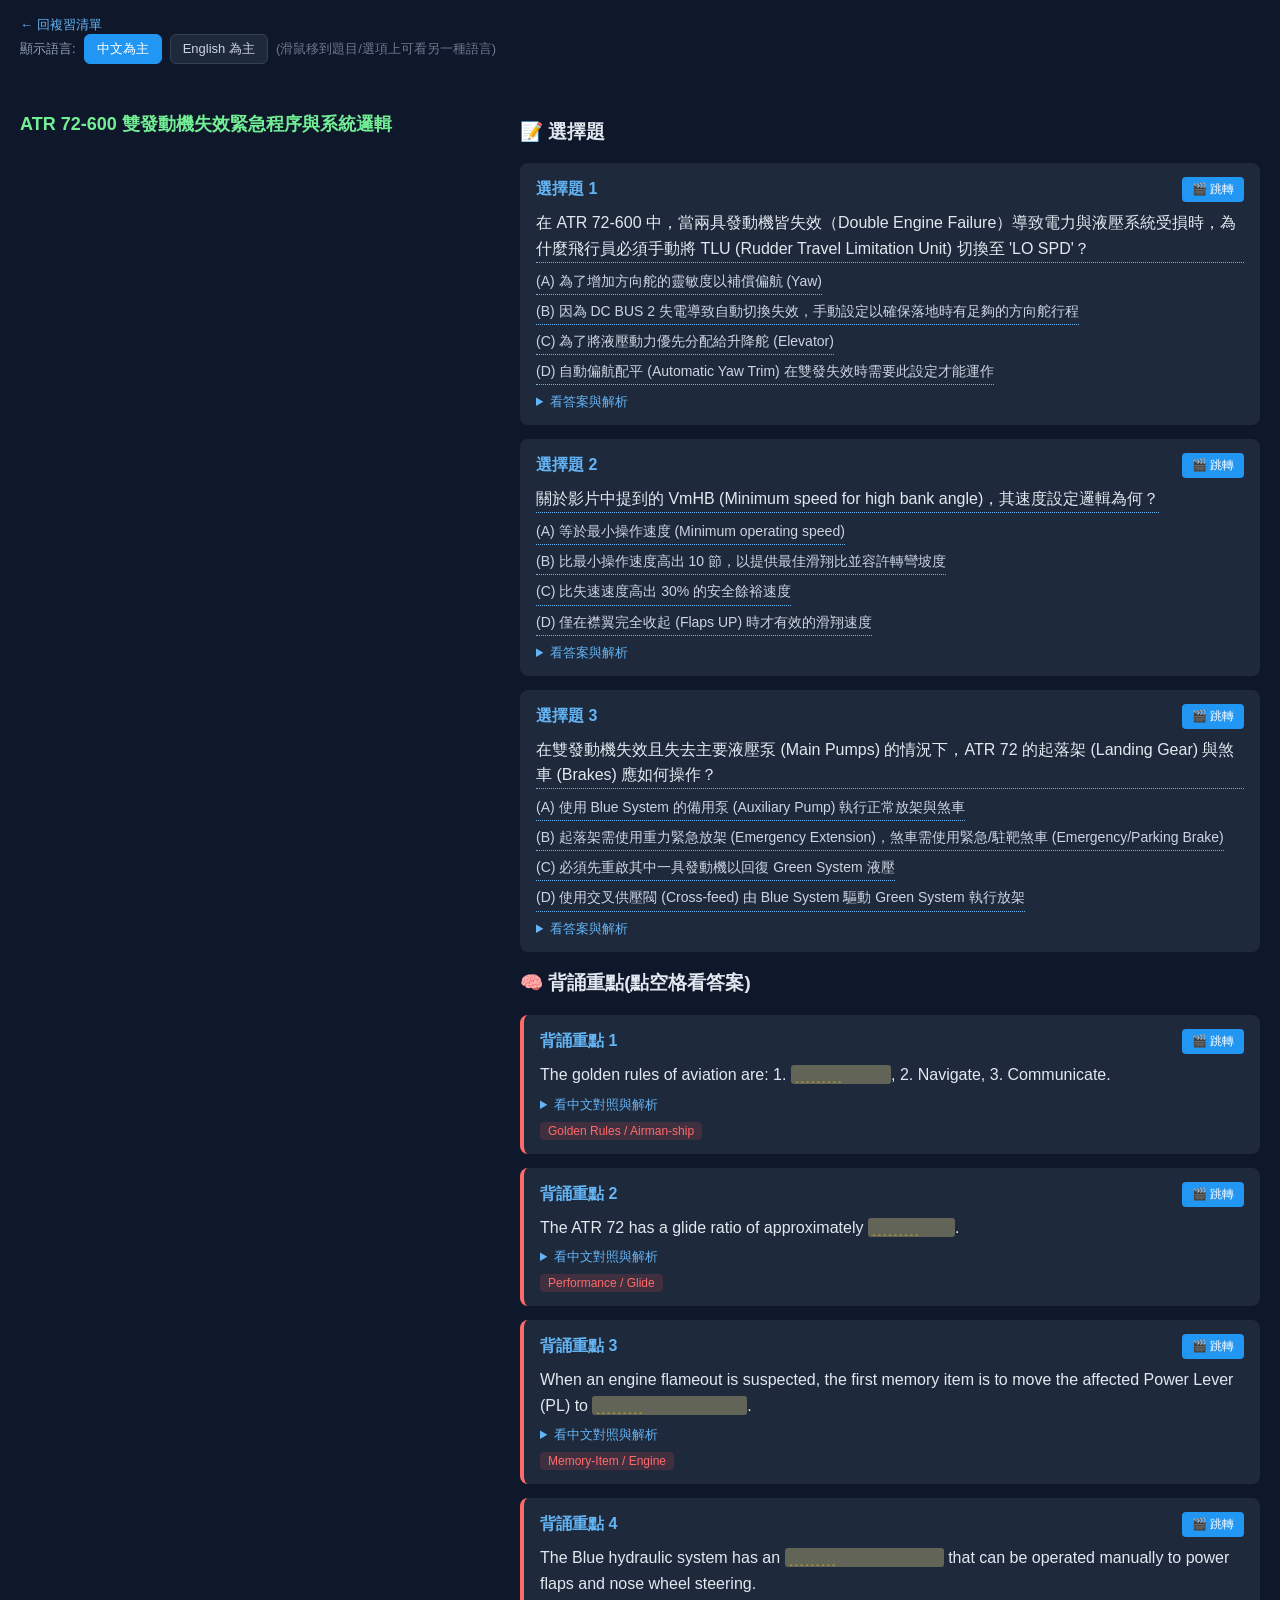
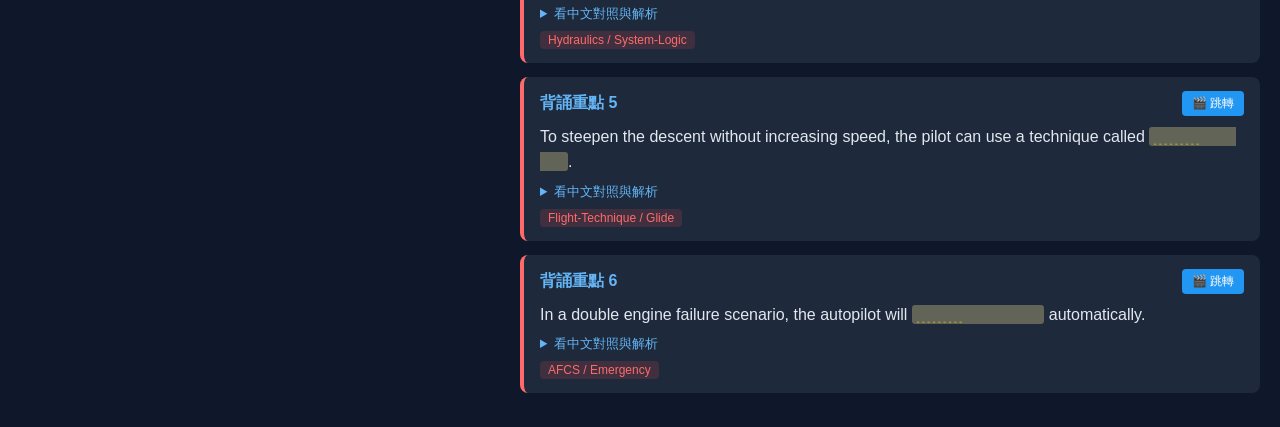
<file: online_study/94fKfjbSBFc.html>
<!DOCTYPE html>
<html lang="zh-Hant">
<head>
<meta charset="UTF-8">
<meta name="viewport" content="width=device-width, initial-scale=1">
<title>ATR 72-600 雙發動機失效緊急程序與系統邏輯 - 線上複習</title>
<style>
  body { background:#0f172a; color:#e2e8f0; font-family:"Microsoft JhengHei",Arial,sans-serif; margin:0; }
  .layout { display:flex; gap:20px; padding:20px; align-items:flex-start; flex-wrap:wrap; }
  .player-col { position:sticky; top:20px; flex:0 0 480px; }
  .player-col iframe { width:480px; height:270px; border:0; border-radius:8px; }
  .subject { font-size:18px; font-weight:bold; margin:12px 0; color:#72ef95; }
  .list-col { flex:1; min-width:320px; }
  .qcard { background:#1e293b; border-radius:8px; padding:14px 16px; margin-bottom:14px; }
  .cloze-card { border-left:4px solid #ff6b6b; }
  .qcard-head { display:flex; justify-content:space-between; align-items:center; margin-bottom:8px; }
  .qnum { color:#64B5F6; font-weight:bold; }
  .ts-btn { background:#2196F3; color:#fff; border:none; padding:4px 10px; border-radius:4px; cursor:pointer; font-size:12px; }
  .ts-btn:hover { background:#1769aa; }
  .q-text { font-size:16px; line-height:1.6; margin-bottom:6px; }
  .q-options { color:#cbd5e1; font-size:14px; line-height:1.8; margin-bottom:6px; }
  .q-zh { color:#94a3b8; font-size:13px; margin:6px 0; }
  .explain { color:#cbd5e1; font-size:13px; margin-top:6px; }
  .tag { display:inline-block; margin-top:8px; background:rgba(250,82,82,0.15); color:#ff6b6b; padding:2px 8px; border-radius:4px; font-size:12px; }
  details { margin-top:8px; }
  summary { cursor:pointer; color:#64B5F6; font-size:13px; }
  .answer { margin-top:8px; color:#72ef95; font-weight:bold; }
  .blank { background:rgba(255,236,153,0.3); border-radius:3px; padding:1px 4px; cursor:pointer; }
  .blank .blank-inner { visibility:hidden; }
  .blank.revealed { background:rgba(255,236,153,0.7); }
  .blank.revealed .blank-inner { visibility:visible; color:#d9480f; font-weight:bold; }
  .blank:not(.revealed) .blank-inner::before { content:"﹍﹍﹍"; visibility:visible; color:#facc15; }
  h2 { margin:16px 20px 0; }

  .lang-toggle { display:flex; align-items:center; gap:8px; margin:0 20px 16px; font-size:13px; color:#94a3b8; }
  .lang-btn { background:#1e293b; color:#cbd5e1; border:1px solid #334155; padding:5px 12px; border-radius:6px; cursor:pointer; font-size:13px; }
  .lang-btn.active { background:#2196F3; color:#fff; border-color:#2196F3; }

  .hoverable { position:relative; display:block; border-bottom:1px dotted #64B5F6; cursor:help; width:fit-content; }
  .q-options .hoverable { margin-bottom:4px; }
  .hoverable .tooltip {
    display:none; position:absolute; left:0; top:100%; margin-top:6px;
    background:#0f172a; border:1px solid #64B5F6; color:#e2e8f0;
    padding:6px 10px; border-radius:6px; font-size:13px; white-space:normal;
    max-width:380px; z-index:50; box-shadow:0 4px 10px rgba(0,0,0,.4);
  }
  .hoverable:hover .tooltip { display:block; }
  a.back { display:inline-block; margin:16px 20px 0; color:#64B5F6; font-size:13px; text-decoration:none; }
</style>
</head>
<body>
<a class="back" href="./index.html">← 回複習清單</a>
<div class="lang-toggle">
  顯示語言:
  <button id="btn-zh" class="lang-btn active" onclick="setLang('zh')">中文為主</button>
  <button id="btn-en" class="lang-btn" onclick="setLang('en')">English 為主</button>
  <span style="opacity:0.7;">(滑鼠移到題目/選項上可看另一種語言)</span>
</div>
<div class="layout">
  <div class="player-col">
    <div class="subject">ATR 72-600 雙發動機失效緊急程序與系統邏輯</div>
    <div id="player"></div>
  </div>
  <div class="list-col">
    <h3>📝 選擇題</h3>
    
        <div class="qcard ">
          <div class="qcard-head"><span class="qnum">選擇題 1</span><button class="ts-btn" onclick="seekTo(420)">🎬 跳轉</button></div>
          <div class="qcard-body">
          <div class="hoverable q-text" data-zh="在 ATR 72-600 中，當兩具發動機皆失效（Double Engine Failure）導致電力與液壓系統受損時，為什麼飛行員必須手動將 TLU (Rudder Travel Limitation Unit) 切換至 &#x27;LO SPD&#x27;？" data-en="In the ATR 72-600, during a double engine failure resulting in power and hydraulic loss, why must the pilot manually set the TLU (Rudder Travel Limitation Unit) to &#x27;LO SPD&#x27;?"><span class="main-text"></span><span class="tooltip"></span></div>
          <div class="q-options"><div class="hoverable q-option" data-zh="(A) 為了增加方向舵的靈敏度以補償偏航 (Yaw)" data-en="(A) To increase rudder sensitivity to compensate for yaw"><span class="main-text"></span><span class="tooltip"></span></div><div class="hoverable q-option" data-zh="(B) 因為 DC BUS 2 失電導致自動切換失效，手動設定以確保落地時有足夠的方向舵行程" data-en="(B) Because DC BUS 2 is unpowered, disabling automatic operation; manual setting ensures full rudder deflection for landing"><span class="main-text"></span><span class="tooltip"></span></div><div class="hoverable q-option" data-zh="(C) 為了將液壓動力優先分配給升降舵 (Elevator)" data-en="(C) To prioritize hydraulic power for the elevators"><span class="main-text"></span><span class="tooltip"></span></div><div class="hoverable q-option" data-zh="(D) 自動偏航配平 (Automatic Yaw Trim) 在雙發失效時需要此設定才能運作" data-en="(D) Automatic Yaw Trim requires this setting to function during a double engine failure"><span class="main-text"></span><span class="tooltip"></span></div></div>
          <details><summary>看答案與解析</summary>
            <div class="answer">正解:(B)</div>
            <div class="explain">TLU 通常由 DC BUS 2 供電自動運作。當雙發失效導致該匯流排失電時，TLU 會留在最後的位置。手動切換至 LO SPD 是為了確保在低速落地階段方向舵具備最大偏轉角度 (Maximum allowed deflection)。</div>
          </details>
        </div>
        </div>
        <div class="qcard ">
          <div class="qcard-head"><span class="qnum">選擇題 2</span><button class="ts-btn" onclick="seekTo(267)">🎬 跳轉</button></div>
          <div class="qcard-body">
          <div class="hoverable q-text" data-zh="關於影片中提到的 VmHB (Minimum speed for high bank angle)，其速度設定邏輯為何？" data-en="Regarding the VmHB (Minimum speed for high bank angle) mentioned in the video, what is its speed setting logic?"><span class="main-text"></span><span class="tooltip"></span></div>
          <div class="q-options"><div class="hoverable q-option" data-zh="(A) 等於最小操作速度 (Minimum operating speed)" data-en="(A) It is equal to the minimum operating speed"><span class="main-text"></span><span class="tooltip"></span></div><div class="hoverable q-option" data-zh="(B) 比最小操作速度高出 10 節，以提供最佳滑翔比並容許轉彎坡度" data-en="(B) It is 10 kt more than the minimum operating speed to provide best glide ratio and allow for bank angles in turns"><span class="main-text"></span><span class="tooltip"></span></div><div class="hoverable q-option" data-zh="(C) 比失速速度高出 30% 的安全餘裕速度" data-en="(C) It is a safety margin speed 30% above the stall speed"><span class="main-text"></span><span class="tooltip"></span></div><div class="hoverable q-option" data-zh="(D) 僅在襟翼完全收起 (Flaps UP) 時才有效的滑翔速度" data-en="(D) It is a glide speed valid only when flaps are fully retracted (Flaps UP)"><span class="main-text"></span><span class="tooltip"></span></div></div>
          <details><summary>看答案與解析</summary>
            <div class="answer">正解:(B)</div>
            <div class="explain">VmHB 是為了在無動力滑翔轉彎時提供足夠的安全餘裕。它通常設定為最小操作速度 (VmLB/VmHB) 加 10 節，這也是該構型下的最佳滑翔比速度。</div>
          </details>
        </div>
        </div>
        <div class="qcard ">
          <div class="qcard-head"><span class="qnum">選擇題 3</span><button class="ts-btn" onclick="seekTo(589)">🎬 跳轉</button></div>
          <div class="qcard-body">
          <div class="hoverable q-text" data-zh="在雙發動機失效且失去主要液壓泵 (Main Pumps) 的情況下，ATR 72 的起落架 (Landing Gear) 與煞車 (Brakes) 應如何操作？" data-en="Under a double engine failure with the loss of main hydraulic pumps, how should the landing gear and brakes be operated on the ATR 72?"><span class="main-text"></span><span class="tooltip"></span></div>
          <div class="q-options"><div class="hoverable q-option" data-zh="(A) 使用 Blue System 的備用泵 (Auxiliary Pump) 執行正常放架與煞車" data-en="(A) Use the Blue System Auxiliary Pump for normal gear extension and braking"><span class="main-text"></span><span class="tooltip"></span></div><div class="hoverable q-option" data-zh="(B) 起落架需使用重力緊急放架 (Emergency Extension)，煞車需使用緊急/駐靶煞車 (Emergency/Parking Brake)" data-en="(B) Landing gear requires the Emergency Extension handle (gravity); brakes require the Emergency/Parking Brake"><span class="main-text"></span><span class="tooltip"></span></div><div class="hoverable q-option" data-zh="(C) 必須先重啟其中一具發動機以回復 Green System 液壓" data-en="(C) One engine must be restarted first to restore Green System pressure"><span class="main-text"></span><span class="tooltip"></span></div><div class="hoverable q-option" data-zh="(D) 使用交叉供壓閥 (Cross-feed) 由 Blue System 驅動 Green System 執行放架" data-en="(D) Use the cross-feed valve to allow the Blue System to power the Green System for gear extension"><span class="main-text"></span><span class="tooltip"></span></div></div>
          <details><summary>看答案與解析</summary>
            <div class="answer">正解:(B)</div>
            <div class="explain">起落架屬於 Green System，無液壓備用泵，故需手動重力放架。煞車雖屬於 Green System，但在液壓失效時需依賴蓄壓器 (Accumulator) 或手動操作 Emergency/Parking Brake 控制壓力。</div>
          </details>
        </div>
        </div>
    <h3>🧠 背誦重點(點空格看答案)</h3>
    
        <div class="qcard cloze-card">
          <div class="qcard-head"><span class="qnum">背誦重點 1</span><button class="ts-btn" onclick="seekTo(259)">🎬 跳轉</button></div>
          <div class="qcard-body">
          <div class="q-text">The golden rules of aviation are: 1. <span class="blank" onclick="this.classList.add('revealed')"><span class="blank-inner">Aviate</span></span>, 2. Navigate, 3. Communicate.</div>
          <details><summary>看中文對照與解析</summary>
            <div class="q-zh">航空飛行的黃金準則是：1. 飛行操作，2. 導航，3. 通訊。</div>
            <div class="explain">這是飛行員在面對緊急狀況時最高優先順序，必須先穩定飛機姿態與速度（Aviate）後再處理其他事務。</div>
          </details>
          <div class="tag">Golden Rules / Airman-ship</div>
        </div>
        </div>
        <div class="qcard cloze-card">
          <div class="qcard-head"><span class="qnum">背誦重點 2</span><button class="ts-btn" onclick="seekTo(346)">🎬 跳轉</button></div>
          <div class="qcard-body">
          <div class="q-text">The ATR 72 has a glide ratio of approximately <span class="blank" onclick="this.classList.add('revealed')"><span class="blank-inner">15:1</span></span>.</div>
          <details><summary>看中文對照與解析</summary>
            <div class="q-zh">ATR 72 的滑翔比大約是 15:1。</div>
            <div class="explain">這意味著每下降 1 英呎的垂直高度，飛機可以水平滑翔 15 英呎；在 6,000 呎高度約可滑翔 15 海浬。</div>
          </details>
          <div class="tag">Performance / Glide</div>
        </div>
        </div>
        <div class="qcard cloze-card">
          <div class="qcard-head"><span class="qnum">背誦重點 3</span><button class="ts-btn" onclick="seekTo(141)">🎬 跳轉</button></div>
          <div class="qcard-body">
          <div class="q-text">When an engine flameout is suspected, the first memory item is to move the affected Power Lever (PL) to <span class="blank" onclick="this.classList.add('revealed')"><span class="blank-inner">FI (Flight Idle)</span></span>.</div>
          <details><summary>看中文對照與解析</summary>
            <div class="q-zh">當懷疑發動機熄火時，第一個記憶項目是將受影響的動力桿 (PL) 移至 FI (航行怠速) 位置。</div>
            <div class="explain">這是處置 Flameout 的標準 Memory Item 第一步，隨後才是將 Condition Lever (CL) 順槳並關閉燃油。</div>
          </details>
          <div class="tag">Memory-Item / Engine</div>
        </div>
        </div>
        <div class="qcard cloze-card">
          <div class="qcard-head"><span class="qnum">背誦重點 4</span><button class="ts-btn" onclick="seekTo(460)">🎬 跳轉</button></div>
          <div class="qcard-body">
          <div class="q-text">The Blue hydraulic system has an <span class="blank" onclick="this.classList.add('revealed')"><span class="blank-inner">auxiliary pump</span></span> that can be operated manually to power flaps and nose wheel steering.</div>
          <details><summary>看中文對照與解析</summary>
            <div class="q-zh">藍色液壓系統有一個備用泵 (Auxiliary pump)，可以手動操作為襟翼與鼻輪轉向提供動力。</div>
            <div class="explain">當主發動機驅動泵失效時，這是 Blue System 的唯一動力來源，由 DC 電源驅動。</div>
          </details>
          <div class="tag">Hydraulics / System-Logic</div>
        </div>
        </div>
        <div class="qcard cloze-card">
          <div class="qcard-head"><span class="qnum">背誦重點 5</span><button class="ts-btn" onclick="seekTo(286)">🎬 跳轉</button></div>
          <div class="qcard-body">
          <div class="q-text">To steepen the descent without increasing speed, the pilot can use a technique called <span class="blank" onclick="this.classList.add('revealed')"><span class="blank-inner">side-slip</span></span>.</div>
          <details><summary>看中文對照與解析</summary>
            <div class="q-zh">若要在不增加速度的情況下加深下降率，飛行員可以使用稱為「側滑」的技術。</div>
            <div class="explain">側滑會增加機身阻力，在無動力滑翔若高度過高時是非常有效的修正手段。</div>
          </details>
          <div class="tag">Flight-Technique / Glide</div>
        </div>
        </div>
        <div class="qcard cloze-card">
          <div class="qcard-head"><span class="qnum">背誦重點 6</span><button class="ts-btn" onclick="seekTo(231)">🎬 跳轉</button></div>
          <div class="qcard-body">
          <div class="q-text">In a double engine failure scenario, the autopilot will <span class="blank" onclick="this.classList.add('revealed')"><span class="blank-inner">disconnect</span></span> automatically.</div>
          <details><summary>看中文對照與解析</summary>
            <div class="q-zh">在雙發動機失效的情況下，自動駕駛儀會自動斷開。</div>
            <div class="explain">由於失去主要電源與發動機數據輸入，自動駕駛無法繼續維持運作，飛行員必須立即接手人工飛行。</div>
          </details>
          <div class="tag">AFCS / Emergency</div>
        </div>
        </div>
  </div>
</div>

<script src="https://www.youtube.com/iframe_api"></script>
<script>
  var player;
  var primaryLang = 'zh';
  var embedBlocked = false;
  var VIDEO_ID = '94fKfjbSBFc';

  function onYouTubeIframeAPIReady() {
    player = new YT.Player('player', {
      height: '270',
      width: '480',
      videoId: VIDEO_ID,
      playerVars: { 'playsinline': 1, 'origin': window.location.origin },
      events: { 'onError': onPlayerError }
    });
  }
  function onPlayerError(event) {
    // 101 / 150 = 影片擁有者禁止嵌入播放,100 = 影片不存在或設為私人,5 = HTML5播放器錯誤
    if ([101, 150, 100, 5].indexOf(event.data) !== -1) {
      embedBlocked = true;
    }
  }
  function seekTo(seconds) {
    if (embedBlocked || !player || !player.seekTo) {
      window.open('https://www.youtube.com/watch?v=' + VIDEO_ID + '&t=' + seconds + 's', '_blank');
      return;
    }
    player.seekTo(seconds, true);
    player.playVideo();
  }

  function applyLang() {
    var otherLang = primaryLang === 'zh' ? 'en' : 'zh';
    document.querySelectorAll('.hoverable').forEach(function(el) {
      var mainEl = el.querySelector('.main-text');
      var tipEl = el.querySelector('.tooltip');
      mainEl.textContent = el.dataset[primaryLang] || '';
      tipEl.textContent = el.dataset[otherLang] || '';
    });
  }

  function setLang(lang) {
    primaryLang = lang;
    document.getElementById('btn-zh').classList.toggle('active', lang === 'zh');
    document.getElementById('btn-en').classList.toggle('active', lang === 'en');
    applyLang();
  }

  document.addEventListener('DOMContentLoaded', applyLang);
</script>
</body>
</html>
</file>
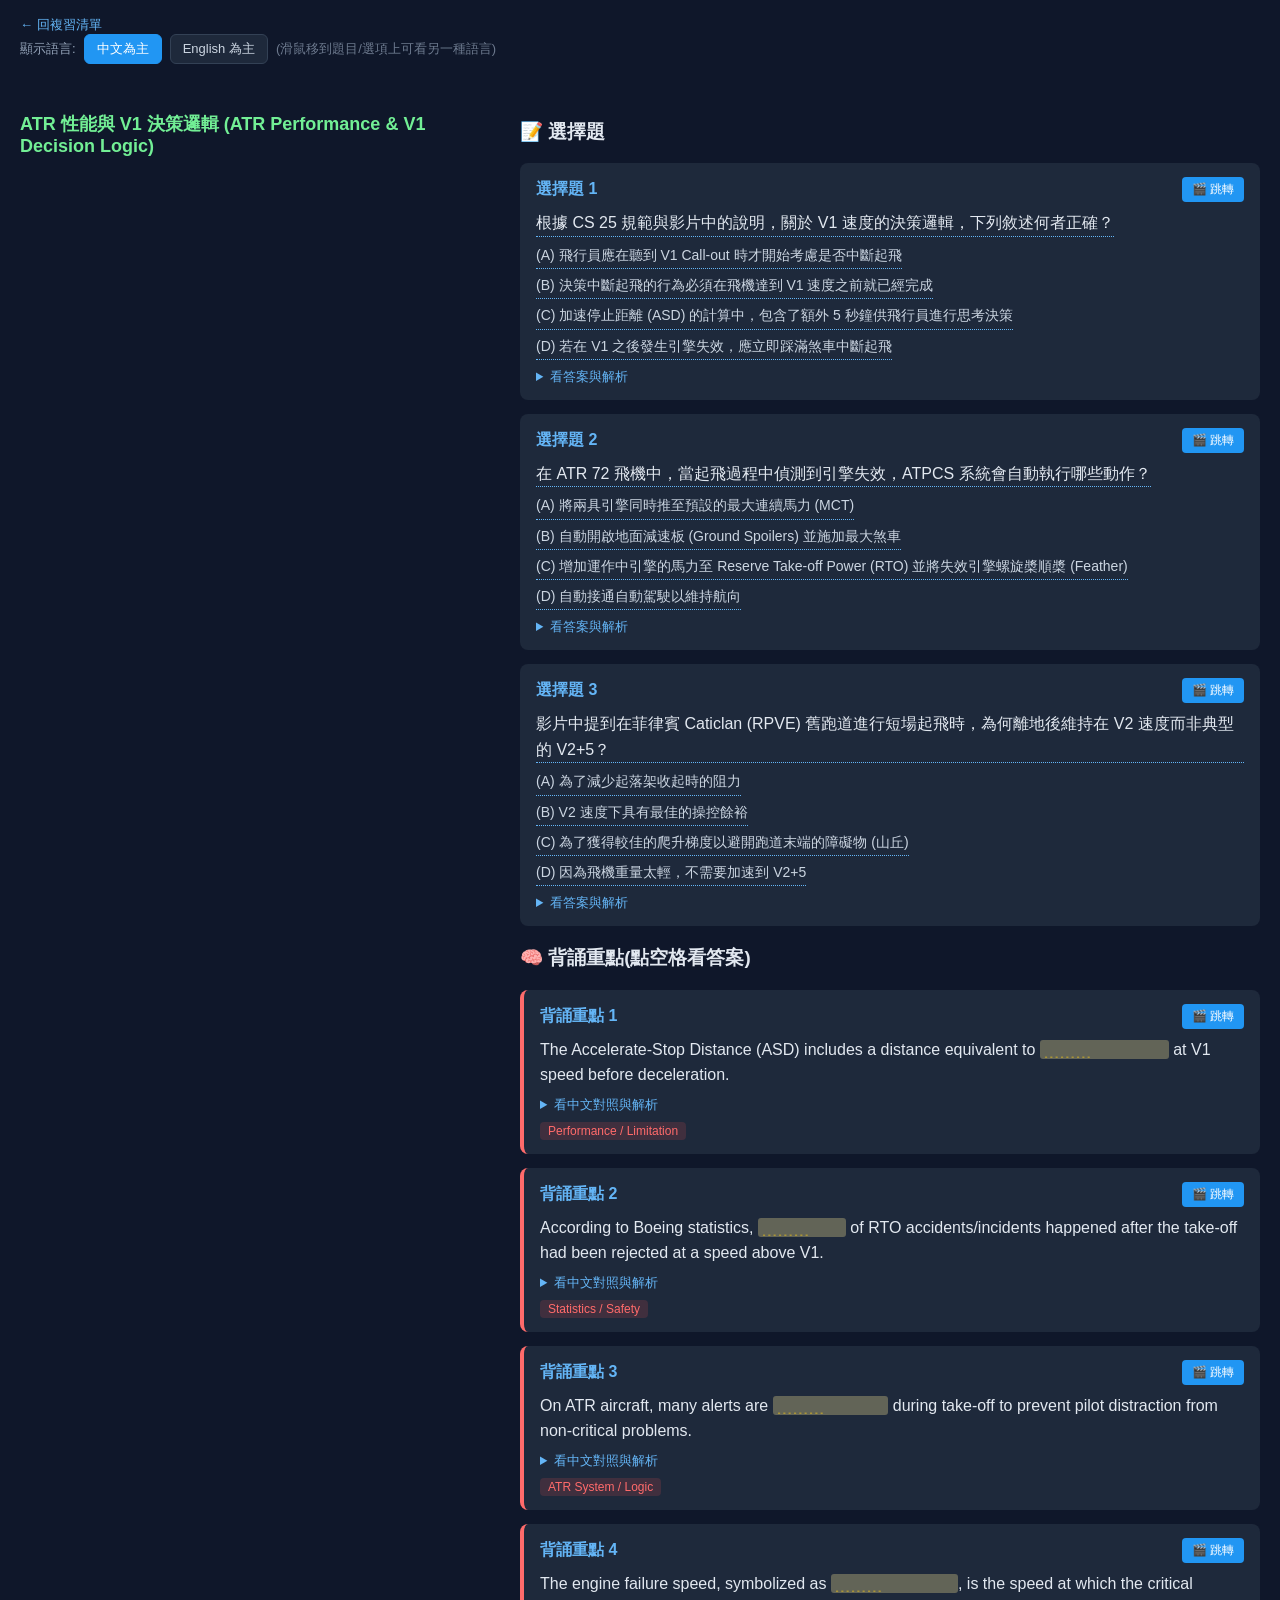
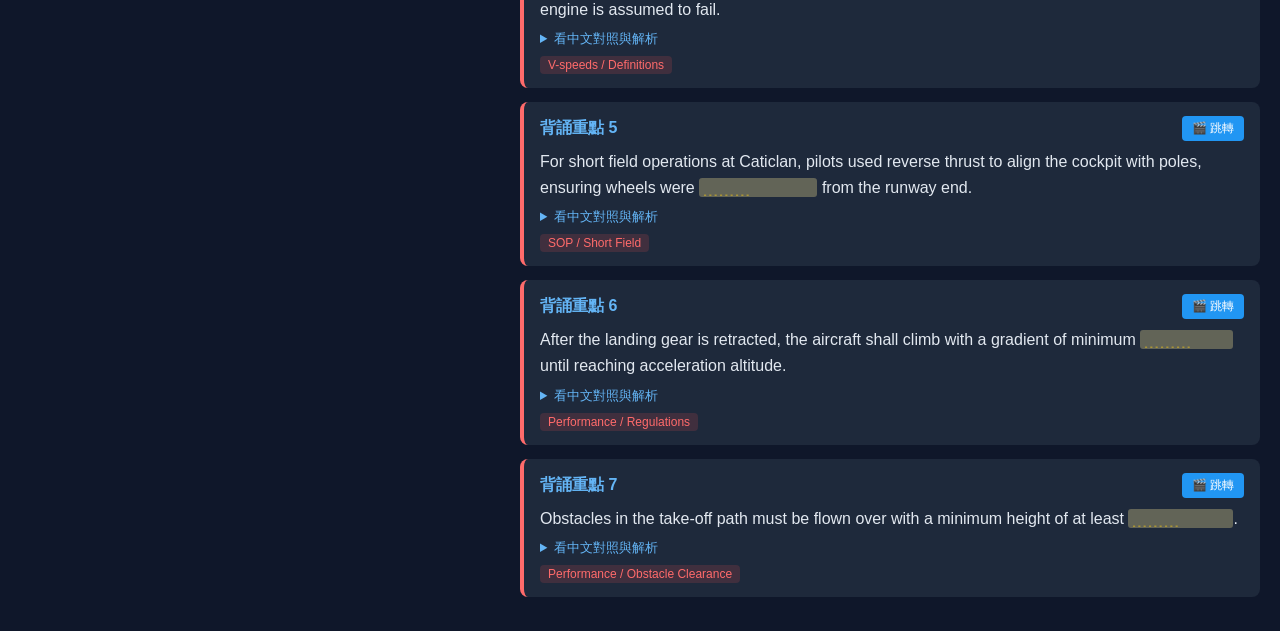
<file: online_study/ABDShZqwtUE.html>
<!DOCTYPE html>
<html lang="zh-Hant">
<head>
<meta charset="UTF-8">
<meta name="viewport" content="width=device-width, initial-scale=1">
<title>ATR 性能與 V1 決策邏輯 (ATR Performance & V1 Decision Logic) - 線上複習</title>
<style>
  body { background:#0f172a; color:#e2e8f0; font-family:"Microsoft JhengHei",Arial,sans-serif; margin:0; }
  .layout { display:flex; gap:20px; padding:20px; align-items:flex-start; flex-wrap:wrap; }
  .player-col { position:sticky; top:20px; flex:0 0 480px; }
  .player-col iframe { width:480px; height:270px; border:0; border-radius:8px; }
  .subject { font-size:18px; font-weight:bold; margin:12px 0; color:#72ef95; }
  .list-col { flex:1; min-width:320px; }
  .qcard { background:#1e293b; border-radius:8px; padding:14px 16px; margin-bottom:14px; }
  .cloze-card { border-left:4px solid #ff6b6b; }
  .qcard-head { display:flex; justify-content:space-between; align-items:center; margin-bottom:8px; }
  .qnum { color:#64B5F6; font-weight:bold; }
  .ts-btn { background:#2196F3; color:#fff; border:none; padding:4px 10px; border-radius:4px; cursor:pointer; font-size:12px; }
  .ts-btn:hover { background:#1769aa; }
  .q-text { font-size:16px; line-height:1.6; margin-bottom:6px; }
  .q-options { color:#cbd5e1; font-size:14px; line-height:1.8; margin-bottom:6px; }
  .q-zh { color:#94a3b8; font-size:13px; margin:6px 0; }
  .explain { color:#cbd5e1; font-size:13px; margin-top:6px; }
  .tag { display:inline-block; margin-top:8px; background:rgba(250,82,82,0.15); color:#ff6b6b; padding:2px 8px; border-radius:4px; font-size:12px; }
  details { margin-top:8px; }
  summary { cursor:pointer; color:#64B5F6; font-size:13px; }
  .answer { margin-top:8px; color:#72ef95; font-weight:bold; }
  .blank { background:rgba(255,236,153,0.3); border-radius:3px; padding:1px 4px; cursor:pointer; }
  .blank .blank-inner { visibility:hidden; }
  .blank.revealed { background:rgba(255,236,153,0.7); }
  .blank.revealed .blank-inner { visibility:visible; color:#d9480f; font-weight:bold; }
  .blank:not(.revealed) .blank-inner::before { content:"﹍﹍﹍"; visibility:visible; color:#facc15; }
  h2 { margin:16px 20px 0; }

  .lang-toggle { display:flex; align-items:center; gap:8px; margin:0 20px 16px; font-size:13px; color:#94a3b8; }
  .lang-btn { background:#1e293b; color:#cbd5e1; border:1px solid #334155; padding:5px 12px; border-radius:6px; cursor:pointer; font-size:13px; }
  .lang-btn.active { background:#2196F3; color:#fff; border-color:#2196F3; }

  .hoverable { position:relative; display:block; border-bottom:1px dotted #64B5F6; cursor:help; width:fit-content; }
  .q-options .hoverable { margin-bottom:4px; }
  .hoverable .tooltip {
    display:none; position:absolute; left:0; top:100%; margin-top:6px;
    background:#0f172a; border:1px solid #64B5F6; color:#e2e8f0;
    padding:6px 10px; border-radius:6px; font-size:13px; white-space:normal;
    max-width:380px; z-index:50; box-shadow:0 4px 10px rgba(0,0,0,.4);
  }
  .hoverable:hover .tooltip { display:block; }
  a.back { display:inline-block; margin:16px 20px 0; color:#64B5F6; font-size:13px; text-decoration:none; }
</style>
</head>
<body>
<a class="back" href="./index.html">← 回複習清單</a>
<div class="lang-toggle">
  顯示語言:
  <button id="btn-zh" class="lang-btn active" onclick="setLang('zh')">中文為主</button>
  <button id="btn-en" class="lang-btn" onclick="setLang('en')">English 為主</button>
  <span style="opacity:0.7;">(滑鼠移到題目/選項上可看另一種語言)</span>
</div>
<div class="layout">
  <div class="player-col">
    <div class="subject">ATR 性能與 V1 決策邏輯 (ATR Performance & V1 Decision Logic)</div>
    <div id="player"></div>
  </div>
  <div class="list-col">
    <h3>📝 選擇題</h3>
    
        <div class="qcard ">
          <div class="qcard-head"><span class="qnum">選擇題 1</span><button class="ts-btn" onclick="seekTo(215)">🎬 跳轉</button></div>
          <div class="qcard-body">
          <div class="hoverable q-text" data-zh="根據 CS 25 規範與影片中的說明，關於 V1 速度的決策邏輯，下列敘述何者正確？" data-en="According to CS 25 regulations and the video, which of the following statements regarding V1 decision logic is correct?"><span class="main-text"></span><span class="tooltip"></span></div>
          <div class="q-options"><div class="hoverable q-option" data-zh="(A) 飛行員應在聽到 V1 Call-out 時才開始考慮是否中斷起飛" data-en="(A) Pilots should start considering whether to reject the take-off only upon hearing the V1 call-out."><span class="main-text"></span><span class="tooltip"></span></div><div class="hoverable q-option" data-zh="(B) 決策中斷起飛的行為必須在飛機達到 V1 速度之前就已經完成" data-en="(B) The decision to reject the take-off must be completed before the airplane reaches V1 speed."><span class="main-text"></span><span class="tooltip"></span></div><div class="hoverable q-option" data-zh="(C) 加速停止距離 (ASD) 的計算中，包含了額外 5 秒鐘供飛行員進行思考決策" data-en="(C) Accelerate-Stop Distance (ASD) calculation includes an extra 5 seconds for pilot decision-making."><span class="main-text"></span><span class="tooltip"></span></div><div class="hoverable q-option" data-zh="(D) 若在 V1 之後發生引擎失效，應立即踩滿煞車中斷起飛" data-en="(D) If an engine failure occurs after V1, full braking should be applied immediately to reject the take-off."><span class="main-text"></span><span class="tooltip"></span></div></div>
          <details><summary>看答案與解析</summary>
            <div class="answer">正解:(B)</div>
            <div class="explain">根據 CS 25.107 與影片解析，V1 是行動點而非決策點。加速停止距離 (ASD) 計算中包含的 2 秒鐘 (1s pilot reaction + 1s aircraft reaction) 是用於「執行」動作，而非「思考」。因此，在 V1 呼號結束時，飛行員必須已經完成決策並開始施加煞車。</div>
          </details>
        </div>
        </div>
        <div class="qcard ">
          <div class="qcard-head"><span class="qnum">選擇題 2</span><button class="ts-btn" onclick="seekTo(500)">🎬 跳轉</button></div>
          <div class="qcard-body">
          <div class="hoverable q-text" data-zh="在 ATR 72 飛機中，當起飛過程中偵測到引擎失效，ATPCS 系統會自動執行哪些動作？" data-en="In an ATR 72 aircraft, what automatic actions are performed by the ATPCS system when an engine failure is detected during take-off?"><span class="main-text"></span><span class="tooltip"></span></div>
          <div class="q-options"><div class="hoverable q-option" data-zh="(A) 將兩具引擎同時推至預設的最大連續馬力 (MCT)" data-en="(A) Both engines are simultaneously pushed to Maximum Continuous Power (MCT)."><span class="main-text"></span><span class="tooltip"></span></div><div class="hoverable q-option" data-zh="(B) 自動開啟地面減速板 (Ground Spoilers) 並施加最大煞車" data-en="(B) Ground spoilers are automatically deployed and maximum braking is applied."><span class="main-text"></span><span class="tooltip"></span></div><div class="hoverable q-option" data-zh="(C) 增加運作中引擎的馬力至 Reserve Take-off Power (RTO) 並將失效引擎螺旋槳順槳 (Feather)" data-en="(C) The operating engine&#x27;s power is increased to Reserve Take-off Power (RTO) and the failed engine&#x27;s propeller is feathered."><span class="main-text"></span><span class="tooltip"></span></div><div class="hoverable q-option" data-zh="(D) 自動接通自動駕駛以維持航向" data-en="(D) Autopilot is automatically engaged to maintain heading."><span class="main-text"></span><span class="tooltip"></span></div></div>
          <details><summary>看答案與解析</summary>
            <div class="answer">正解:(C)</div>
            <div class="explain">ATR 的 ATPCS (Automatic Take-off Power Control System) 邏輯是：當偵測到一具引擎失效時，會自動將另一具正常運作引擎的馬力提升至 RTO (Reserve Take-off Power)，同時將失效引擎的螺旋槳自動順槳 (Auto-feather)，以減少阻力並增加升力梯度。</div>
          </details>
        </div>
        </div>
        <div class="qcard ">
          <div class="qcard-head"><span class="qnum">選擇題 3</span><button class="ts-btn" onclick="seekTo(630)">🎬 跳轉</button></div>
          <div class="qcard-body">
          <div class="hoverable q-text" data-zh="影片中提到在菲律賓 Caticlan (RPVE) 舊跑道進行短場起飛時，為何離地後維持在 V2 速度而非典型的 V2+5？" data-en="During short field operations at the old Caticlan (RPVE) runway, why is V2 speed maintained after airborne instead of the typical V2+5?"><span class="main-text"></span><span class="tooltip"></span></div>
          <div class="q-options"><div class="hoverable q-option" data-zh="(A) 為了減少起落架收起時的阻力" data-en="(A) To reduce drag during landing gear retraction."><span class="main-text"></span><span class="tooltip"></span></div><div class="hoverable q-option" data-zh="(B) V2 速度下具有最佳的操控餘裕" data-en="(B) V2 speed provides the best control margin."><span class="main-text"></span><span class="tooltip"></span></div><div class="hoverable q-option" data-zh="(C) 為了獲得較佳的爬升梯度以避開跑道末端的障礙物 (山丘)" data-en="(C) To achieve a better climb gradient for clearing close-in obstacles (hills)."><span class="main-text"></span><span class="tooltip"></span></div><div class="hoverable q-option" data-zh="(D) 因為飛機重量太輕，不需要加速到 V2+5" data-en="(D) Because the aircraft weight is too low to require V2+5."><span class="main-text"></span><span class="tooltip"></span></div></div>
          <details><summary>看答案與解析</summary>
            <div class="answer">正解:(C)</div>
            <div class="explain">在短場且有障礙物 (Short field with obstacles) 的環境下，使用 V2 爬升雖然阻力略大於 V2+5，但能提供較陡的爬升路徑 (Steeper climb gradient)，這對於避開離場路徑上近距離的障礙物 (例如 Caticlan 跑道 06 末端的小山丘) 至關重要。</div>
          </details>
        </div>
        </div>
    <h3>🧠 背誦重點(點空格看答案)</h3>
    
        <div class="qcard cloze-card">
          <div class="qcard-head"><span class="qnum">背誦重點 1</span><button class="ts-btn" onclick="seekTo(242)">🎬 跳轉</button></div>
          <div class="qcard-body">
          <div class="q-text">The Accelerate-Stop Distance (ASD) includes a distance equivalent to <span class="blank" onclick="this.classList.add('revealed')"><span class="blank-inner">2 seconds</span></span> at V1 speed before deceleration.</div>
          <details><summary>看中文對照與解析</summary>
            <div class="q-zh">加速停止距離 (ASD) 包含了在開始減速前，以 V1 速度行駛 2 秒鐘的等效距離。</div>
            <div class="explain">這 2 秒包含 1 秒的飛行員反應時間與 1 秒的機械反應時間，這段時間飛機仍在加速。</div>
          </details>
          <div class="tag">Performance / Limitation</div>
        </div>
        </div>
        <div class="qcard cloze-card">
          <div class="qcard-head"><span class="qnum">背誦重點 2</span><button class="ts-btn" onclick="seekTo(341)">🎬 跳轉</button></div>
          <div class="qcard-body">
          <div class="q-text">According to Boeing statistics, <span class="blank" onclick="this.classList.add('revealed')"><span class="blank-inner">54%</span></span> of RTO accidents/incidents happened after the take-off had been rejected at a speed above V1.</div>
          <details><summary>看中文對照與解析</summary>
            <div class="q-zh">根據波音的統計數據，54% 的中斷起飛事故發生在超過 V1 速度後才啟動中斷程序。</div>
            <div class="explain">這強調了高過 V1 後中斷起飛的風險極高，通常會導致跑道衝出。</div>
          </details>
          <div class="tag">Statistics / Safety</div>
        </div>
        </div>
        <div class="qcard cloze-card">
          <div class="qcard-head"><span class="qnum">背誦重點 3</span><button class="ts-btn" onclick="seekTo(520)">🎬 跳轉</button></div>
          <div class="qcard-body">
          <div class="q-text">On ATR aircraft, many alerts are <span class="blank" onclick="this.classList.add('revealed')"><span class="blank-inner">inhibited</span></span> during take-off to prevent pilot distraction from non-critical problems.</div>
          <details><summary>看中文對照與解析</summary>
            <div class="q-zh">在 ATR 飛機上，起飛過程中許多警報會被「抑制」，以防止飛行員因非關鍵問題而分心。</div>
            <div class="explain">T/O INHI 模式確保飛行員只會收到如引擎火警等嚴重故障的警報。</div>
          </details>
          <div class="tag">ATR System / Logic</div>
        </div>
        </div>
        <div class="qcard cloze-card">
          <div class="qcard-head"><span class="qnum">背誦重點 4</span><button class="ts-btn" onclick="seekTo(190)">🎬 跳轉</button></div>
          <div class="qcard-body">
          <div class="q-text">The engine failure speed, symbolized as <span class="blank" onclick="this.classList.add('revealed')"><span class="blank-inner">VEF::VEF</span></span>, is the speed at which the critical engine is assumed to fail.</div>
          <details><summary>看中文對照與解析</summary>
            <div class="q-zh">引擎失效速度 (VEF) 是指假設關鍵引擎發生故障的速度。</div>
            <div class="explain">VEF 必須大於等於 VMCG (最小地面控制速度)，且 V1 必須晚於 VEF 至少 1 秒。</div>
          </details>
          <div class="tag">V-speeds / Definitions</div>
        </div>
        </div>
        <div class="qcard cloze-card">
          <div class="qcard-head"><span class="qnum">背誦重點 5</span><button class="ts-btn" onclick="seekTo(595)">🎬 跳轉</button></div>
          <div class="qcard-body">
          <div class="q-text">For short field operations at Caticlan, pilots used reverse thrust to align the cockpit with poles, ensuring wheels were <span class="blank" onclick="this.classList.add('revealed')"><span class="blank-inner">2 meters</span></span> from the runway end.</div>
          <details><summary>看中文對照與解析</summary>
            <div class="q-zh">在 Caticlan 的短場作業中，飛行員利用反推力將駕駛艙對準標桿，確保主輪距離跑道末端僅 2 公尺。</div>
            <div class="explain">這種精確對準 (Pole position) 是為了最大化利用每一公尺的可用跑道長度。</div>
          </details>
          <div class="tag">SOP / Short Field</div>
        </div>
        </div>
        <div class="qcard cloze-card">
          <div class="qcard-head"><span class="qnum">背誦重點 6</span><button class="ts-btn" onclick="seekTo(741)">🎬 跳轉</button></div>
          <div class="qcard-body">
          <div class="q-text">After the landing gear is retracted, the aircraft shall climb with a gradient of minimum <span class="blank" onclick="this.classList.add('revealed')"><span class="blank-inner">2.4%</span></span> until reaching acceleration altitude.</div>
          <details><summary>看中文對照與解析</summary>
            <div class="q-zh">當起落架收起後，飛機應以至少 2.4% 的爬升梯度持續爬升，直到達到加速高度。</div>
            <div class="explain">這是雙發動機飛機在第二階段 (2nd Segment) 爬升時的法規最低馬力梯度要求。</div>
          </details>
          <div class="tag">Performance / Regulations</div>
        </div>
        </div>
        <div class="qcard cloze-card">
          <div class="qcard-head"><span class="qnum">背誦重點 7</span><button class="ts-btn" onclick="seekTo(770)">🎬 跳轉</button></div>
          <div class="qcard-body">
          <div class="q-text">Obstacles in the take-off path must be flown over with a minimum height of at least <span class="blank" onclick="this.classList.add('revealed')"><span class="blank-inner">35 feet</span></span>.</div>
          <details><summary>看中文對照與解析</summary>
            <div class="q-zh">起飛路徑上的障礙物必須以至少 35 英尺的高度飛越。</div>
            <div class="explain">這是法規要求的 Screen Height，確保飛機在引擎失效情況下仍能安全避開障礙物。</div>
          </details>
          <div class="tag">Performance / Obstacle Clearance</div>
        </div>
        </div>
  </div>
</div>

<script src="https://www.youtube.com/iframe_api"></script>
<script>
  var player;
  var primaryLang = 'zh';
  var embedBlocked = false;
  var VIDEO_ID = 'ABDShZqwtUE';

  function onYouTubeIframeAPIReady() {
    player = new YT.Player('player', {
      height: '270',
      width: '480',
      videoId: VIDEO_ID,
      playerVars: { 'playsinline': 1, 'origin': window.location.origin },
      events: { 'onError': onPlayerError }
    });
  }
  function onPlayerError(event) {
    // 101 / 150 = 影片擁有者禁止嵌入播放,100 = 影片不存在或設為私人,5 = HTML5播放器錯誤
    if ([101, 150, 100, 5].indexOf(event.data) !== -1) {
      embedBlocked = true;
    }
  }
  function seekTo(seconds) {
    if (embedBlocked || !player || !player.seekTo) {
      window.open('https://www.youtube.com/watch?v=' + VIDEO_ID + '&t=' + seconds + 's', '_blank');
      return;
    }
    player.seekTo(seconds, true);
    player.playVideo();
  }

  function applyLang() {
    var otherLang = primaryLang === 'zh' ? 'en' : 'zh';
    document.querySelectorAll('.hoverable').forEach(function(el) {
      var mainEl = el.querySelector('.main-text');
      var tipEl = el.querySelector('.tooltip');
      mainEl.textContent = el.dataset[primaryLang] || '';
      tipEl.textContent = el.dataset[otherLang] || '';
    });
  }

  function setLang(lang) {
    primaryLang = lang;
    document.getElementById('btn-zh').classList.toggle('active', lang === 'zh');
    document.getElementById('btn-en').classList.toggle('active', lang === 'en');
    applyLang();
  }

  document.addEventListener('DOMContentLoaded', applyLang);
</script>
</body>
</html>
</file>
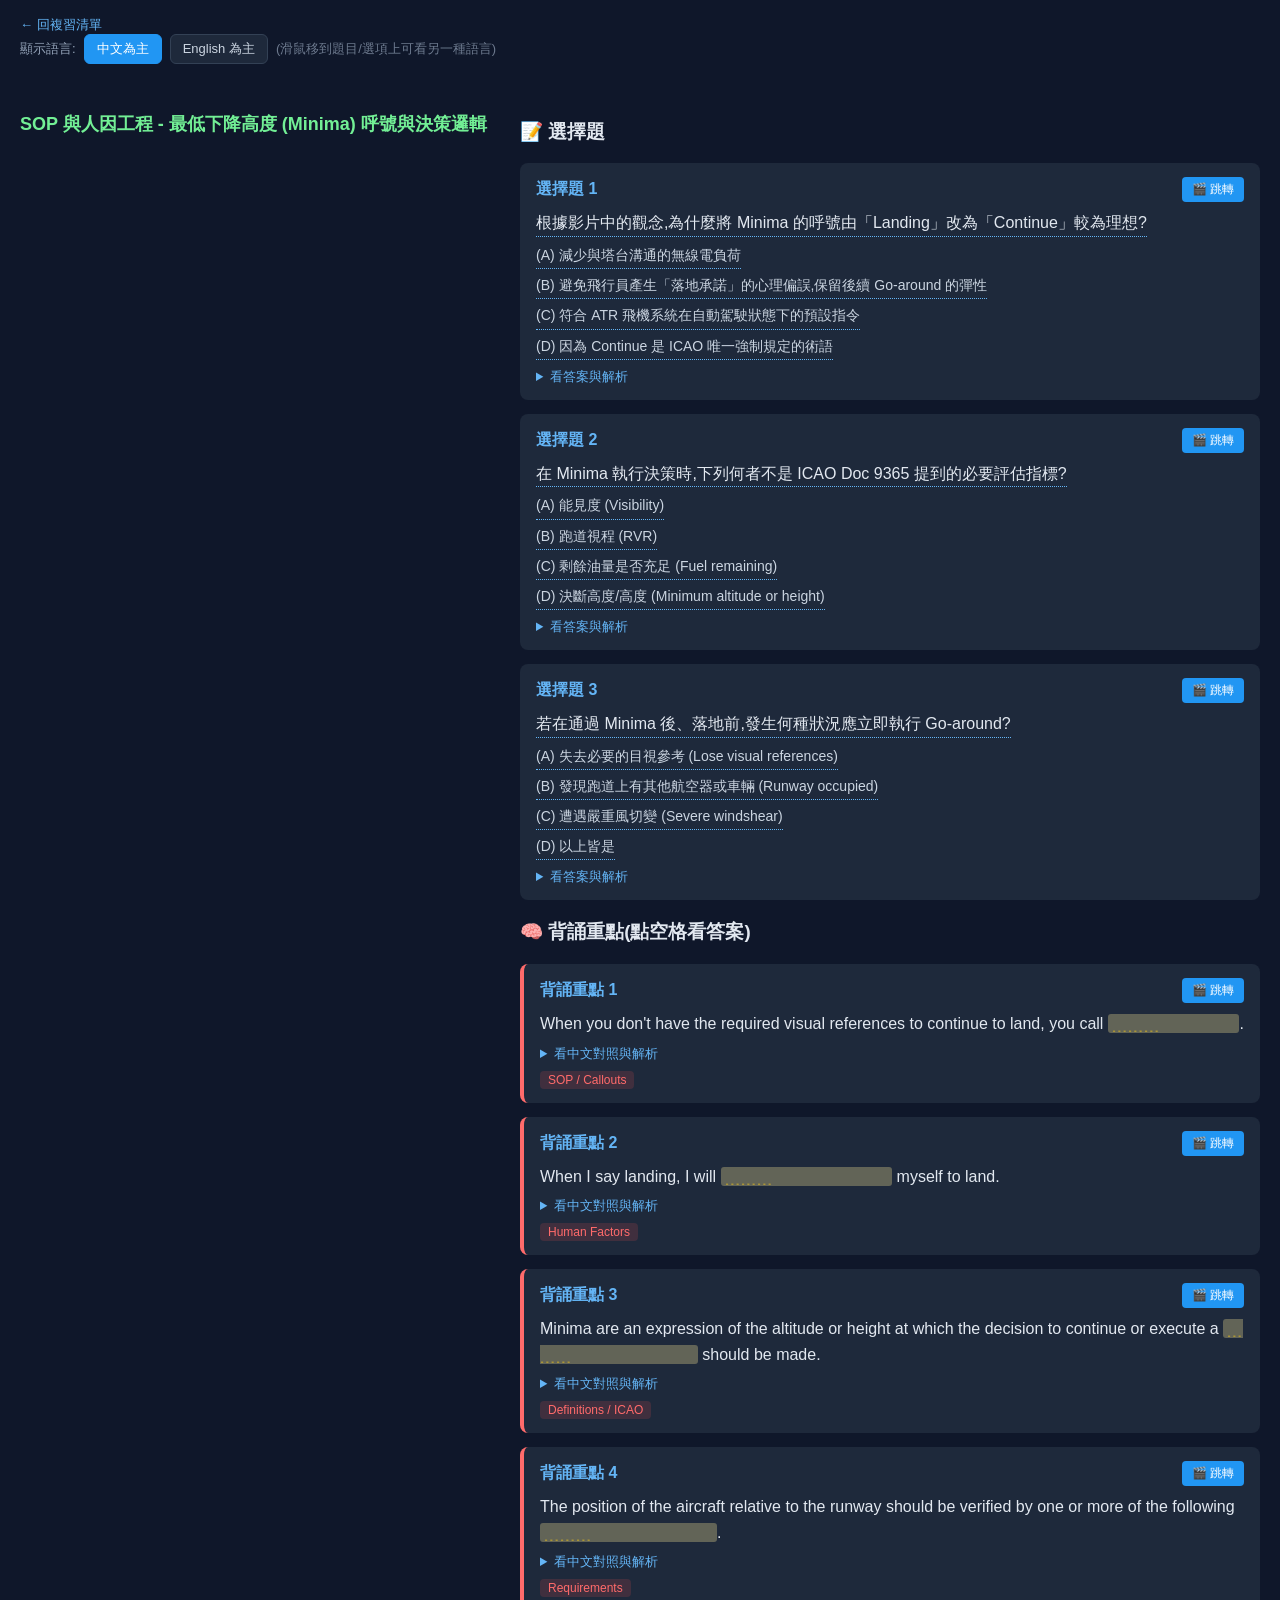
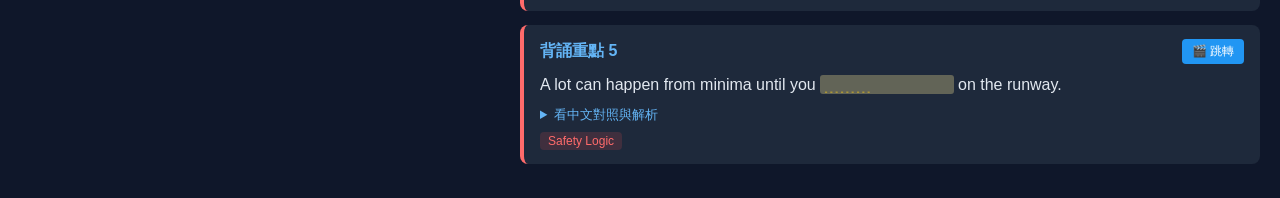
<file: online_study/dsm9lPjoWGc.html>
<!DOCTYPE html>
<html lang="zh-Hant">
<head>
<meta charset="UTF-8">
<meta name="viewport" content="width=device-width, initial-scale=1">
<title>SOP 與人因工程 - 最低下降高度 (Minima) 呼號與決策邏輯 - 線上複習</title>
<style>
  body { background:#0f172a; color:#e2e8f0; font-family:"Microsoft JhengHei",Arial,sans-serif; margin:0; }
  .layout { display:flex; gap:20px; padding:20px; align-items:flex-start; flex-wrap:wrap; }
  .player-col { position:sticky; top:20px; flex:0 0 480px; }
  .player-col iframe { width:480px; height:270px; border:0; border-radius:8px; }
  .subject { font-size:18px; font-weight:bold; margin:12px 0; color:#72ef95; }
  .list-col { flex:1; min-width:320px; }
  .qcard { background:#1e293b; border-radius:8px; padding:14px 16px; margin-bottom:14px; }
  .cloze-card { border-left:4px solid #ff6b6b; }
  .qcard-head { display:flex; justify-content:space-between; align-items:center; margin-bottom:8px; }
  .qnum { color:#64B5F6; font-weight:bold; }
  .ts-btn { background:#2196F3; color:#fff; border:none; padding:4px 10px; border-radius:4px; cursor:pointer; font-size:12px; }
  .ts-btn:hover { background:#1769aa; }
  .q-text { font-size:16px; line-height:1.6; margin-bottom:6px; }
  .q-options { color:#cbd5e1; font-size:14px; line-height:1.8; margin-bottom:6px; }
  .q-zh { color:#94a3b8; font-size:13px; margin:6px 0; }
  .explain { color:#cbd5e1; font-size:13px; margin-top:6px; }
  .tag { display:inline-block; margin-top:8px; background:rgba(250,82,82,0.15); color:#ff6b6b; padding:2px 8px; border-radius:4px; font-size:12px; }
  details { margin-top:8px; }
  summary { cursor:pointer; color:#64B5F6; font-size:13px; }
  .answer { margin-top:8px; color:#72ef95; font-weight:bold; }
  .blank { background:rgba(255,236,153,0.3); border-radius:3px; padding:1px 4px; cursor:pointer; }
  .blank .blank-inner { visibility:hidden; }
  .blank.revealed { background:rgba(255,236,153,0.7); }
  .blank.revealed .blank-inner { visibility:visible; color:#d9480f; font-weight:bold; }
  .blank:not(.revealed) .blank-inner::before { content:"﹍﹍﹍"; visibility:visible; color:#facc15; }
  h2 { margin:16px 20px 0; }

  .lang-toggle { display:flex; align-items:center; gap:8px; margin:0 20px 16px; font-size:13px; color:#94a3b8; }
  .lang-btn { background:#1e293b; color:#cbd5e1; border:1px solid #334155; padding:5px 12px; border-radius:6px; cursor:pointer; font-size:13px; }
  .lang-btn.active { background:#2196F3; color:#fff; border-color:#2196F3; }

  .hoverable { position:relative; display:block; border-bottom:1px dotted #64B5F6; cursor:help; width:fit-content; }
  .q-options .hoverable { margin-bottom:4px; }
  .hoverable .tooltip {
    display:none; position:absolute; left:0; top:100%; margin-top:6px;
    background:#0f172a; border:1px solid #64B5F6; color:#e2e8f0;
    padding:6px 10px; border-radius:6px; font-size:13px; white-space:normal;
    max-width:380px; z-index:50; box-shadow:0 4px 10px rgba(0,0,0,.4);
  }
  .hoverable:hover .tooltip { display:block; }
  a.back { display:inline-block; margin:16px 20px 0; color:#64B5F6; font-size:13px; text-decoration:none; }
</style>
</head>
<body>
<a class="back" href="./index.html">← 回複習清單</a>
<div class="lang-toggle">
  顯示語言:
  <button id="btn-zh" class="lang-btn active" onclick="setLang('zh')">中文為主</button>
  <button id="btn-en" class="lang-btn" onclick="setLang('en')">English 為主</button>
  <span style="opacity:0.7;">(滑鼠移到題目/選項上可看另一種語言)</span>
</div>
<div class="layout">
  <div class="player-col">
    <div class="subject">SOP 與人因工程 - 最低下降高度 (Minima) 呼號與決策邏輯</div>
    <div id="player"></div>
  </div>
  <div class="list-col">
    <h3>📝 選擇題</h3>
    
        <div class="qcard ">
          <div class="qcard-head"><span class="qnum">選擇題 1</span><button class="ts-btn" onclick="seekTo(113)">🎬 跳轉</button></div>
          <div class="qcard-body">
          <div class="hoverable q-text" data-zh="根據影片中的觀念,為什麼將 Minima 的呼號由「Landing」改為「Continue」較為理想?" data-en="According to the video, why is it better to use the callout &#x27;Continue&#x27; instead of &#x27;Landing&#x27; at minima?"><span class="main-text"></span><span class="tooltip"></span></div>
          <div class="q-options"><div class="hoverable q-option" data-zh="(A) 減少與塔台溝通的無線電負荷" data-en="(A) To reduce radio workload with ATC"><span class="main-text"></span><span class="tooltip"></span></div><div class="hoverable q-option" data-zh="(B) 避免飛行員產生「落地承諾」的心理偏誤,保留後續 Go-around 的彈性" data-en="(B) To avoid psychological commitment to land and maintain flexibility for a potential go-around"><span class="main-text"></span><span class="tooltip"></span></div><div class="hoverable q-option" data-zh="(C) 符合 ATR 飛機系統在自動駕駛狀態下的預設指令" data-en="(C) To match the default commands of the ATR autopilot system"><span class="main-text"></span><span class="tooltip"></span></div><div class="hoverable q-option" data-zh="(D) 因為 Continue 是 ICAO 唯一強制規定的術語" data-en="(D) Because &#x27;Continue&#x27; is the only term mandated by ICAO"><span class="main-text"></span><span class="tooltip"></span></div></div>
          <details><summary>看答案與解析</summary>
            <div class="answer">正解:(B)</div>
            <div class="explain">呼號 &#x27;Landing&#x27; 會讓大腦產生心理承諾 (mentally commit),若後續發生跑道入侵或天氣突變,飛行員較難改變心意執行 Go-around。&#x27;Continue&#x27; 則表示僅是「持續進場」直到落地前一刻。</div>
          </details>
        </div>
        </div>
        <div class="qcard ">
          <div class="qcard-head"><span class="qnum">選擇題 2</span><button class="ts-btn" onclick="seekTo(142)">🎬 跳轉</button></div>
          <div class="qcard-body">
          <div class="hoverable q-text" data-zh="在 Minima 執行決策時,下列何者不是 ICAO Doc 9365 提到的必要評估指標?" data-en="When making a decision at minima, which of the following is NOT an assessment indicator mentioned in ICAO Doc 9365?"><span class="main-text"></span><span class="tooltip"></span></div>
          <div class="q-options"><div class="hoverable q-option" data-zh="(A) 能見度 (Visibility)" data-en="(A) Visibility"><span class="main-text"></span><span class="tooltip"></span></div><div class="hoverable q-option" data-zh="(B) 跑道視程 (RVR)" data-en="(B) RVR"><span class="main-text"></span><span class="tooltip"></span></div><div class="hoverable q-option" data-zh="(C) 剩餘油量是否充足 (Fuel remaining)" data-en="(C) Fuel remaining"><span class="main-text"></span><span class="tooltip"></span></div><div class="hoverable q-option" data-zh="(D) 決斷高度/高度 (Minimum altitude or height)" data-en="(D) Minimum altitude or height"><span class="main-text"></span><span class="tooltip"></span></div></div>
          <details><summary>看答案與解析</summary>
            <div class="answer">正解:(C)</div>
            <div class="explain">ICAO Doc 9365 定義 Aerodrome operating minima 是以高度 (Altitude/Height) 與能見度 (Visibility/RVR) 來表達。油量雖重要,但非 Minima 決策點當下的判斷依據。</div>
          </details>
        </div>
        </div>
        <div class="qcard ">
          <div class="qcard-head"><span class="qnum">選擇題 3</span><button class="ts-btn" onclick="seekTo(82)">🎬 跳轉</button></div>
          <div class="qcard-body">
          <div class="hoverable q-text" data-zh="若在通過 Minima 後、落地前,發生何種狀況應立即執行 Go-around?" data-en="Which of the following situations requires an immediate go-around after passing minima but before touchdown?"><span class="main-text"></span><span class="tooltip"></span></div>
          <div class="q-options"><div class="hoverable q-option" data-zh="(A) 失去必要的目視參考 (Lose visual references)" data-en="(A) Loss of required visual references"><span class="main-text"></span><span class="tooltip"></span></div><div class="hoverable q-option" data-zh="(B) 發現跑道上有其他航空器或車輛 (Runway occupied)" data-en="(B) Runway occupied by another aircraft or vehicle"><span class="main-text"></span><span class="tooltip"></span></div><div class="hoverable q-option" data-zh="(C) 遭遇嚴重風切變 (Severe windshear)" data-en="(C) Encountering severe windshear"><span class="main-text"></span><span class="tooltip"></span></div><div class="hoverable q-option" data-zh="(D) 以上皆是" data-en="(D) All of the above"><span class="main-text"></span><span class="tooltip"></span></div></div>
          <details><summary>看答案與解析</summary>
            <div class="answer">正解:(D)</div>
            <div class="explain">從 Minima 到 Touchdown 之間可能發生許多變數,如天氣轉壞、跑道入侵或風切變,飛行員必須隨時準備好中斷落地。</div>
          </details>
        </div>
        </div>
    <h3>🧠 背誦重點(點空格看答案)</h3>
    
        <div class="qcard cloze-card">
          <div class="qcard-head"><span class="qnum">背誦重點 1</span><button class="ts-btn" onclick="seekTo(42)">🎬 跳轉</button></div>
          <div class="qcard-body">
          <div class="q-text">When you don't have the required visual references to continue to land, you call <span class="blank" onclick="this.classList.add('revealed')"><span class="blank-inner">Go around</span></span>.</div>
          <details><summary>看中文對照與解析</summary>
            <div class="q-zh">當你沒有所需的目視參考以持續落地時,你應該呼叫「重飛」。</div>
            <div class="explain">這是最基本的 SOP 規範,若條件不滿足則必須立即中斷進場。</div>
          </details>
          <div class="tag">SOP / Callouts</div>
        </div>
        </div>
        <div class="qcard cloze-card">
          <div class="qcard-head"><span class="qnum">背誦重點 2</span><button class="ts-btn" onclick="seekTo(113)">🎬 跳轉</button></div>
          <div class="qcard-body">
          <div class="q-text">When I say landing, I will <span class="blank" onclick="this.classList.add('revealed')"><span class="blank-inner">mentally commit</span></span> myself to land.</div>
          <details><summary>看中文對照與解析</summary>
            <div class="q-zh">當我說出「落地」時,我也在心理上對落地做出了承諾。</div>
            <div class="explain">這說明了人因工程中的「計畫持續偏誤」(Plan Continuation Bias)。</div>
          </details>
          <div class="tag">Human Factors</div>
        </div>
        </div>
        <div class="qcard cloze-card">
          <div class="qcard-head"><span class="qnum">背誦重點 3</span><button class="ts-btn" onclick="seekTo(165)">🎬 跳轉</button></div>
          <div class="qcard-body">
          <div class="q-text">Minima are an expression of the altitude or height at which the decision to continue or execute a <span class="blank" onclick="this.classList.add('revealed')"><span class="blank-inner">missed approach</span></span> should be made.</div>
          <details><summary>看中文對照與解析</summary>
            <div class="q-zh">Minima 是指在此高度或高度下,必須做出持續落地或執行錯失進場的決策。</div>
            <div class="explain">強調 Minima 是一個「決策點」而非僅是「報數點」。</div>
          </details>
          <div class="tag">Definitions / ICAO</div>
        </div>
        </div>
        <div class="qcard cloze-card">
          <div class="qcard-head"><span class="qnum">背誦重點 4</span><button class="ts-btn" onclick="seekTo(36)">🎬 跳轉</button></div>
          <div class="qcard-body">
          <div class="q-text">The position of the aircraft relative to the runway should be verified by one or more of the following <span class="blank" onclick="this.classList.add('revealed')"><span class="blank-inner">visual references</span></span>.</div>
          <details><summary>看中文對照與解析</summary>
            <div class="q-zh">飛機相對於跑道的位置應透過一項或多項目視參考來核實。</div>
            <div class="explain">包含跑道燈、標誌或 PAPI 等目視輔助設施。</div>
          </details>
          <div class="tag">Requirements</div>
        </div>
        </div>
        <div class="qcard cloze-card">
          <div class="qcard-head"><span class="qnum">背誦重點 5</span><button class="ts-btn" onclick="seekTo(77)">🎬 跳轉</button></div>
          <div class="qcard-body">
          <div class="q-text">A lot can happen from minima until you <span class="blank" onclick="this.classList.add('revealed')"><span class="blank-inner">touchdown</span></span> on the runway.</div>
          <details><summary>看中文對照與解析</summary>
            <div class="q-zh">從通過最低高度到在跑道著陸之間,可能會發生很多事情。</div>
            <div class="explain">警惕飛行員不可因通過 Minima 就放鬆警惕,危險隨時可能發生。</div>
          </details>
          <div class="tag">Safety Logic</div>
        </div>
        </div>
  </div>
</div>

<script src="https://www.youtube.com/iframe_api"></script>
<script>
  var player;
  var primaryLang = 'zh';
  var embedBlocked = false;
  var VIDEO_ID = 'dsm9lPjoWGc';

  function onYouTubeIframeAPIReady() {
    player = new YT.Player('player', {
      height: '270',
      width: '480',
      videoId: VIDEO_ID,
      playerVars: { 'playsinline': 1, 'origin': window.location.origin },
      events: { 'onError': onPlayerError }
    });
  }
  function onPlayerError(event) {
    // 101 / 150 = 影片擁有者禁止嵌入播放,100 = 影片不存在或設為私人,5 = HTML5播放器錯誤
    if ([101, 150, 100, 5].indexOf(event.data) !== -1) {
      embedBlocked = true;
    }
  }
  function seekTo(seconds) {
    if (embedBlocked || !player || !player.seekTo) {
      window.open('https://www.youtube.com/watch?v=' + VIDEO_ID + '&t=' + seconds + 's', '_blank');
      return;
    }
    player.seekTo(seconds, true);
    player.playVideo();
  }

  function applyLang() {
    var otherLang = primaryLang === 'zh' ? 'en' : 'zh';
    document.querySelectorAll('.hoverable').forEach(function(el) {
      var mainEl = el.querySelector('.main-text');
      var tipEl = el.querySelector('.tooltip');
      mainEl.textContent = el.dataset[primaryLang] || '';
      tipEl.textContent = el.dataset[otherLang] || '';
    });
  }

  function setLang(lang) {
    primaryLang = lang;
    document.getElementById('btn-zh').classList.toggle('active', lang === 'zh');
    document.getElementById('btn-en').classList.toggle('active', lang === 'en');
    applyLang();
  }

  document.addEventListener('DOMContentLoaded', applyLang);
</script>
</body>
</html>
</file>
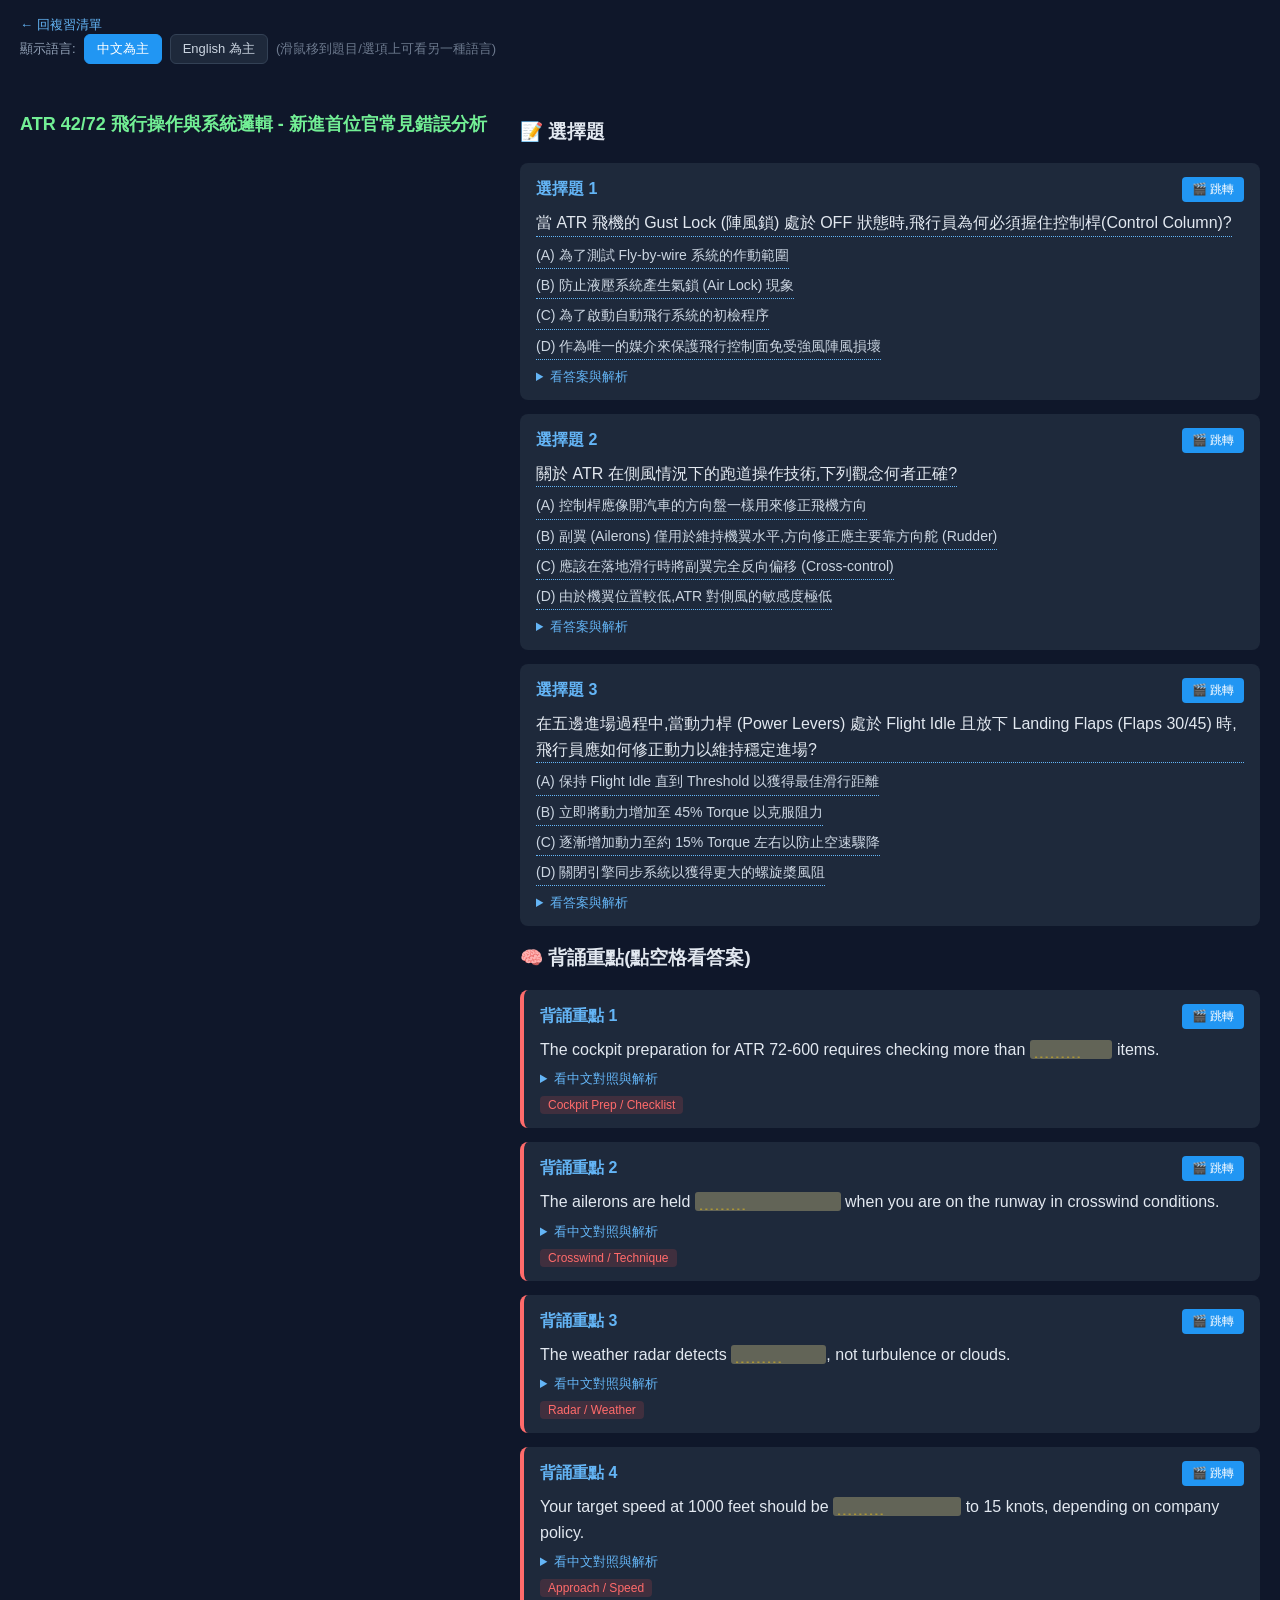
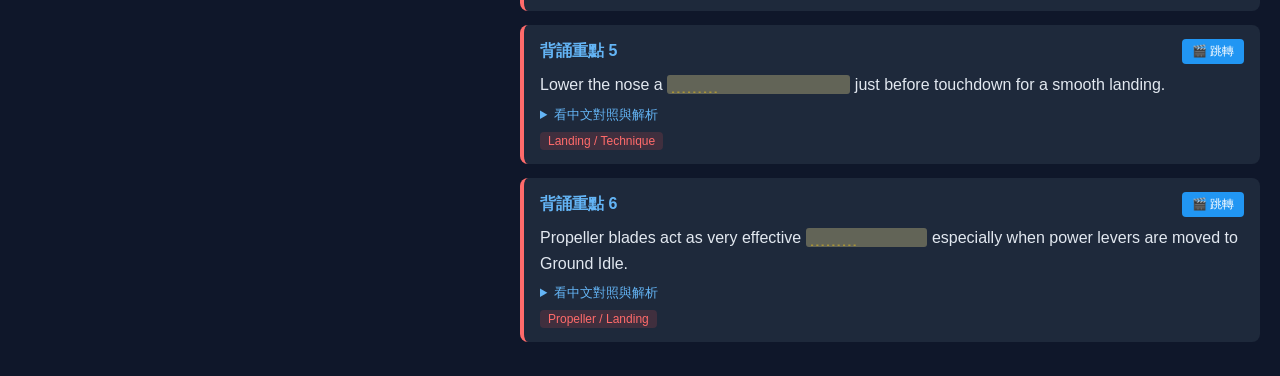
<file: online_study/gZoSKMq8Khk.html>
<!DOCTYPE html>
<html lang="zh-Hant">
<head>
<meta charset="UTF-8">
<meta name="viewport" content="width=device-width, initial-scale=1">
<title>ATR 42/72 飛行操作與系統邏輯 - 新進首位官常見錯誤分析 - 線上複習</title>
<style>
  body { background:#0f172a; color:#e2e8f0; font-family:"Microsoft JhengHei",Arial,sans-serif; margin:0; }
  .layout { display:flex; gap:20px; padding:20px; align-items:flex-start; flex-wrap:wrap; }
  .player-col { position:sticky; top:20px; flex:0 0 480px; }
  .player-col iframe { width:480px; height:270px; border:0; border-radius:8px; }
  .subject { font-size:18px; font-weight:bold; margin:12px 0; color:#72ef95; }
  .list-col { flex:1; min-width:320px; }
  .qcard { background:#1e293b; border-radius:8px; padding:14px 16px; margin-bottom:14px; }
  .cloze-card { border-left:4px solid #ff6b6b; }
  .qcard-head { display:flex; justify-content:space-between; align-items:center; margin-bottom:8px; }
  .qnum { color:#64B5F6; font-weight:bold; }
  .ts-btn { background:#2196F3; color:#fff; border:none; padding:4px 10px; border-radius:4px; cursor:pointer; font-size:12px; }
  .ts-btn:hover { background:#1769aa; }
  .q-text { font-size:16px; line-height:1.6; margin-bottom:6px; }
  .q-options { color:#cbd5e1; font-size:14px; line-height:1.8; margin-bottom:6px; }
  .q-zh { color:#94a3b8; font-size:13px; margin:6px 0; }
  .explain { color:#cbd5e1; font-size:13px; margin-top:6px; }
  .tag { display:inline-block; margin-top:8px; background:rgba(250,82,82,0.15); color:#ff6b6b; padding:2px 8px; border-radius:4px; font-size:12px; }
  details { margin-top:8px; }
  summary { cursor:pointer; color:#64B5F6; font-size:13px; }
  .answer { margin-top:8px; color:#72ef95; font-weight:bold; }
  .blank { background:rgba(255,236,153,0.3); border-radius:3px; padding:1px 4px; cursor:pointer; }
  .blank .blank-inner { visibility:hidden; }
  .blank.revealed { background:rgba(255,236,153,0.7); }
  .blank.revealed .blank-inner { visibility:visible; color:#d9480f; font-weight:bold; }
  .blank:not(.revealed) .blank-inner::before { content:"﹍﹍﹍"; visibility:visible; color:#facc15; }
  h2 { margin:16px 20px 0; }

  .lang-toggle { display:flex; align-items:center; gap:8px; margin:0 20px 16px; font-size:13px; color:#94a3b8; }
  .lang-btn { background:#1e293b; color:#cbd5e1; border:1px solid #334155; padding:5px 12px; border-radius:6px; cursor:pointer; font-size:13px; }
  .lang-btn.active { background:#2196F3; color:#fff; border-color:#2196F3; }

  .hoverable { position:relative; display:block; border-bottom:1px dotted #64B5F6; cursor:help; width:fit-content; }
  .q-options .hoverable { margin-bottom:4px; }
  .hoverable .tooltip {
    display:none; position:absolute; left:0; top:100%; margin-top:6px;
    background:#0f172a; border:1px solid #64B5F6; color:#e2e8f0;
    padding:6px 10px; border-radius:6px; font-size:13px; white-space:normal;
    max-width:380px; z-index:50; box-shadow:0 4px 10px rgba(0,0,0,.4);
  }
  .hoverable:hover .tooltip { display:block; }
  a.back { display:inline-block; margin:16px 20px 0; color:#64B5F6; font-size:13px; text-decoration:none; }
</style>
</head>
<body>
<a class="back" href="./index.html">← 回複習清單</a>
<div class="lang-toggle">
  顯示語言:
  <button id="btn-zh" class="lang-btn active" onclick="setLang('zh')">中文為主</button>
  <button id="btn-en" class="lang-btn" onclick="setLang('en')">English 為主</button>
  <span style="opacity:0.7;">(滑鼠移到題目/選項上可看另一種語言)</span>
</div>
<div class="layout">
  <div class="player-col">
    <div class="subject">ATR 42/72 飛行操作與系統邏輯 - 新進首位官常見錯誤分析</div>
    <div id="player"></div>
  </div>
  <div class="list-col">
    <h3>📝 選擇題</h3>
    
        <div class="qcard ">
          <div class="qcard-head"><span class="qnum">選擇題 1</span><button class="ts-btn" onclick="seekTo(221)">🎬 跳轉</button></div>
          <div class="qcard-body">
          <div class="hoverable q-text" data-zh="當 ATR 飛機的 Gust Lock (陣風鎖) 處於 OFF 狀態時,飛行員為何必須握住控制桿(Control Column)?" data-en="Why must the pilot hold the control column when the Gust Lock is OFF in an ATR aircraft?"><span class="main-text"></span><span class="tooltip"></span></div>
          <div class="q-options"><div class="hoverable q-option" data-zh="(A) 為了測試 Fly-by-wire 系統的作動範圍" data-en="(A) To test the movement range of the Fly-by-wire system"><span class="main-text"></span><span class="tooltip"></span></div><div class="hoverable q-option" data-zh="(B) 防止液壓系統產生氣鎖 (Air Lock) 現象" data-en="(B) To prevent air lock in the hydraulic system"><span class="main-text"></span><span class="tooltip"></span></div><div class="hoverable q-option" data-zh="(C) 為了啟動自動飛行系統的初檢程序" data-en="(C) To initiate the autopilot system&#x27;s pre-flight test"><span class="main-text"></span><span class="tooltip"></span></div><div class="hoverable q-option" data-zh="(D) 作為唯一的媒介來保護飛行控制面免受強風陣風損壞" data-en="(D) To act as the only protection for flight controls against damage from wind gusts"><span class="main-text"></span><span class="tooltip"></span></div></div>
          <details><summary>看答案與解析</summary>
            <div class="answer">正解:(D)</div>
            <div class="explain">ATR 使用機械式鋼繩/滑輪系統 (Fly-by-wire with metal wires),當 Gust Lock 釋放後,控制面（特別是 ailerons）極易受地面陣風影響而受損,飛行員必須手動穩固控制桿以提供保護。</div>
          </details>
        </div>
        </div>
        <div class="qcard ">
          <div class="qcard-head"><span class="qnum">選擇題 2</span><button class="ts-btn" onclick="seekTo(287)">🎬 跳轉</button></div>
          <div class="qcard-body">
          <div class="hoverable q-text" data-zh="關於 ATR 在側風情況下的跑道操作技術,下列觀念何者正確?" data-en="Regarding ATR crosswind runway operations, which of the following concepts is correct?"><span class="main-text"></span><span class="tooltip"></span></div>
          <div class="q-options"><div class="hoverable q-option" data-zh="(A) 控制桿應像開汽車的方向盤一樣用來修正飛機方向" data-en="(A) The control column should be used like a car steering wheel to correct direction"><span class="main-text"></span><span class="tooltip"></span></div><div class="hoverable q-option" data-zh="(B) 副翼 (Ailerons) 僅用於維持機翼水平,方向修正應主要靠方向舵 (Rudder)" data-en="(B) Ailerons are used only to keep wings level; direction should be corrected primarily by the rudder"><span class="main-text"></span><span class="tooltip"></span></div><div class="hoverable q-option" data-zh="(C) 應該在落地滑行時將副翼完全反向偏移 (Cross-control)" data-en="(C) Ailerons should be fully cross-controlled during landing rollout"><span class="main-text"></span><span class="tooltip"></span></div><div class="hoverable q-option" data-zh="(D) 由於機翼位置較低,ATR 對側風的敏感度極低" data-en="(D) Due to the low-wing design, the ATR has very low sensitivity to crosswinds"><span class="main-text"></span><span class="tooltip"></span></div></div>
          <details><summary>看答案與解析</summary>
            <div class="answer">正解:(B)</div>
            <div class="explain">ATR 為高單翼設計,對側風極為敏感。正確技術是副翼偏向風來處以維持機翼水平 (wings level),切勿將副翼當作轉向工具,否則可能導致控制權喪失。</div>
          </details>
        </div>
        </div>
        <div class="qcard ">
          <div class="qcard-head"><span class="qnum">選擇題 3</span><button class="ts-btn" onclick="seekTo(638)">🎬 跳轉</button></div>
          <div class="qcard-body">
          <div class="hoverable q-text" data-zh="在五邊進場過程中,當動力桿 (Power Levers) 處於 Flight Idle 且放下 Landing Flaps (Flaps 30/45) 時,飛行員應如何修正動力以維持穩定進場?" data-en="During final approach, when Power Levers are at Flight Idle and Landing Flaps are set, how should the pilot adjust power to maintain a stable approach?"><span class="main-text"></span><span class="tooltip"></span></div>
          <div class="q-options"><div class="hoverable q-option" data-zh="(A) 保持 Flight Idle 直到 Threshold 以獲得最佳滑行距離" data-en="(A) Maintain Flight Idle until Threshold for best gliding distance"><span class="main-text"></span><span class="tooltip"></span></div><div class="hoverable q-option" data-zh="(B) 立即將動力增加至 45% Torque 以克服阻力" data-en="(B) Immediately increase power to 45% Torque to overcome drag"><span class="main-text"></span><span class="tooltip"></span></div><div class="hoverable q-option" data-zh="(C) 逐漸增加動力至約 15% Torque 左右以防止空速驟降" data-en="(C) Gradually increase power to approximately 15% Torque to prevent rapid speed decay"><span class="main-text"></span><span class="tooltip"></span></div><div class="hoverable q-option" data-zh="(D) 關閉引擎同步系統以獲得更大的螺旋槳風阻" data-en="(D) Disable the engine synchro-phaser for higher propeller drag"><span class="main-text"></span><span class="tooltip"></span></div></div>
          <details><summary>看答案與解析</summary>
            <div class="answer">正解:(C)</div>
            <div class="explain">當 Landing Flaps 放下後飛機阻力劇增,若不提前增加約 15% 的 Torque,空速會快速掉落,導致飛行員後續必須大幅增加動力修正,造成進場不穩定。</div>
          </details>
        </div>
        </div>
    <h3>🧠 背誦重點(點空格看答案)</h3>
    
        <div class="qcard cloze-card">
          <div class="qcard-head"><span class="qnum">背誦重點 1</span><button class="ts-btn" onclick="seekTo(155)">🎬 跳轉</button></div>
          <div class="qcard-body">
          <div class="q-text">The cockpit preparation for ATR 72-600 requires checking more than <span class="blank" onclick="this.classList.add('revealed')"><span class="blank-inner">120</span></span> items.</div>
          <details><summary>看中文對照與解析</summary>
            <div class="q-zh">ATR 72-600 的座艙準備工作需要檢查超過 120 個項目。</div>
            <div class="explain">絕不能依賴記憶完成這項檢查,使用 Checklist 才能確保在飛行前發現潛在技術問題。</div>
          </details>
          <div class="tag">Cockpit Prep / Checklist</div>
        </div>
        </div>
        <div class="qcard cloze-card">
          <div class="qcard-head"><span class="qnum">背誦重點 2</span><button class="ts-btn" onclick="seekTo(276)">🎬 跳轉</button></div>
          <div class="qcard-body">
          <div class="q-text">The ailerons are held <span class="blank" onclick="this.classList.add('revealed')"><span class="blank-inner">into the wind</span></span> when you are on the runway in crosswind conditions.</div>
          <details><summary>看中文對照與解析</summary>
            <div class="q-zh">在側風情況下,當飛機位於跑道上時,副翼應保持偏向風來的方向。</div>
            <div class="explain">這是側風起降的基本技術,用以抵銷風對機翼產生的升力差異。</div>
          </details>
          <div class="tag">Crosswind / Technique</div>
        </div>
        </div>
        <div class="qcard cloze-card">
          <div class="qcard-head"><span class="qnum">背誦重點 3</span><button class="ts-btn" onclick="seekTo(495)">🎬 跳轉</button></div>
          <div class="qcard-body">
          <div class="q-text">The weather radar detects <span class="blank" onclick="this.classList.add('revealed')"><span class="blank-inner">water</span></span>, not turbulence or clouds.</div>
          <details><summary>看中文對照與解析</summary>
            <div class="q-zh">氣象雷達探測的是水（降雨）,而非亂流或雲層本身。</div>
            <div class="explain">雷達顯示的強度僅代表含水量,雲層實際範圍通常比雷達顯示的更大。</div>
          </details>
          <div class="tag">Radar / Weather</div>
        </div>
        </div>
        <div class="qcard cloze-card">
          <div class="qcard-head"><span class="qnum">背誦重點 4</span><button class="ts-btn" onclick="seekTo(647)">🎬 跳轉</button></div>
          <div class="qcard-body">
          <div class="q-text">Your target speed at 1000 feet should be <span class="blank" onclick="this.classList.add('revealed')"><span class="blank-inner">Vapp + 10</span></span> to 15 knots, depending on company policy.</div>
          <details><summary>看中文對照與解析</summary>
            <div class="q-zh">在 1000 呎高度時,你的目標空速應為進場速度 (Vapp) 加上 10 到 15 浬。</div>
            <div class="explain">這是建立穩定進場 (Stabilized Approach) 的關鍵指標。</div>
          </details>
          <div class="tag">Approach / Speed</div>
        </div>
        </div>
        <div class="qcard cloze-card">
          <div class="qcard-head"><span class="qnum">背誦重點 5</span><button class="ts-btn" onclick="seekTo(889)">🎬 跳轉</button></div>
          <div class="qcard-body">
          <div class="q-text">Lower the nose a <span class="blank" onclick="this.classList.add('revealed')"><span class="blank-inner">couple of degrees</span></span> just before touchdown for a smooth landing.</div>
          <details><summary>看中文對照與解析</summary>
            <div class="q-zh">落地前瞬間將機鼻稍微壓下 1-2 度,可以獲得更平穩的觸地。</div>
            <div class="explain">這是 ATR 的特殊落地技巧,模仿大型民航機自動落地系統的邏輯。</div>
          </details>
          <div class="tag">Landing / Technique</div>
        </div>
        </div>
        <div class="qcard cloze-card">
          <div class="qcard-head"><span class="qnum">背誦重點 6</span><button class="ts-btn" onclick="seekTo(940)">🎬 跳轉</button></div>
          <div class="qcard-body">
          <div class="q-text">Propeller blades act as very effective <span class="blank" onclick="this.classList.add('revealed')"><span class="blank-inner">airbrakes</span></span> especially when power levers are moved to Ground Idle.</div>
          <details><summary>看中文對照與解析</summary>
            <div class="q-zh">當動力桿移至地面怠速 (Ground Idle) 時,螺旋槳葉片是非常有效的減速板。</div>
            <div class="explain">利用槳葉角度改變產生的阻力,特別是在 70 浬以上時效果顯著。</div>
          </details>
          <div class="tag">Propeller / Landing</div>
        </div>
        </div>
  </div>
</div>

<script src="https://www.youtube.com/iframe_api"></script>
<script>
  var player;
  var primaryLang = 'zh';
  var embedBlocked = false;
  var VIDEO_ID = 'gZoSKMq8Khk';

  function onYouTubeIframeAPIReady() {
    player = new YT.Player('player', {
      height: '270',
      width: '480',
      videoId: VIDEO_ID,
      playerVars: { 'playsinline': 1, 'origin': window.location.origin },
      events: { 'onError': onPlayerError }
    });
  }
  function onPlayerError(event) {
    // 101 / 150 = 影片擁有者禁止嵌入播放,100 = 影片不存在或設為私人,5 = HTML5播放器錯誤
    if ([101, 150, 100, 5].indexOf(event.data) !== -1) {
      embedBlocked = true;
    }
  }
  function seekTo(seconds) {
    if (embedBlocked || !player || !player.seekTo) {
      window.open('https://www.youtube.com/watch?v=' + VIDEO_ID + '&t=' + seconds + 's', '_blank');
      return;
    }
    player.seekTo(seconds, true);
    player.playVideo();
  }

  function applyLang() {
    var otherLang = primaryLang === 'zh' ? 'en' : 'zh';
    document.querySelectorAll('.hoverable').forEach(function(el) {
      var mainEl = el.querySelector('.main-text');
      var tipEl = el.querySelector('.tooltip');
      mainEl.textContent = el.dataset[primaryLang] || '';
      tipEl.textContent = el.dataset[otherLang] || '';
    });
  }

  function setLang(lang) {
    primaryLang = lang;
    document.getElementById('btn-zh').classList.toggle('active', lang === 'zh');
    document.getElementById('btn-en').classList.toggle('active', lang === 'en');
    applyLang();
  }

  document.addEventListener('DOMContentLoaded', applyLang);
</script>
</body>
</html>
</file>
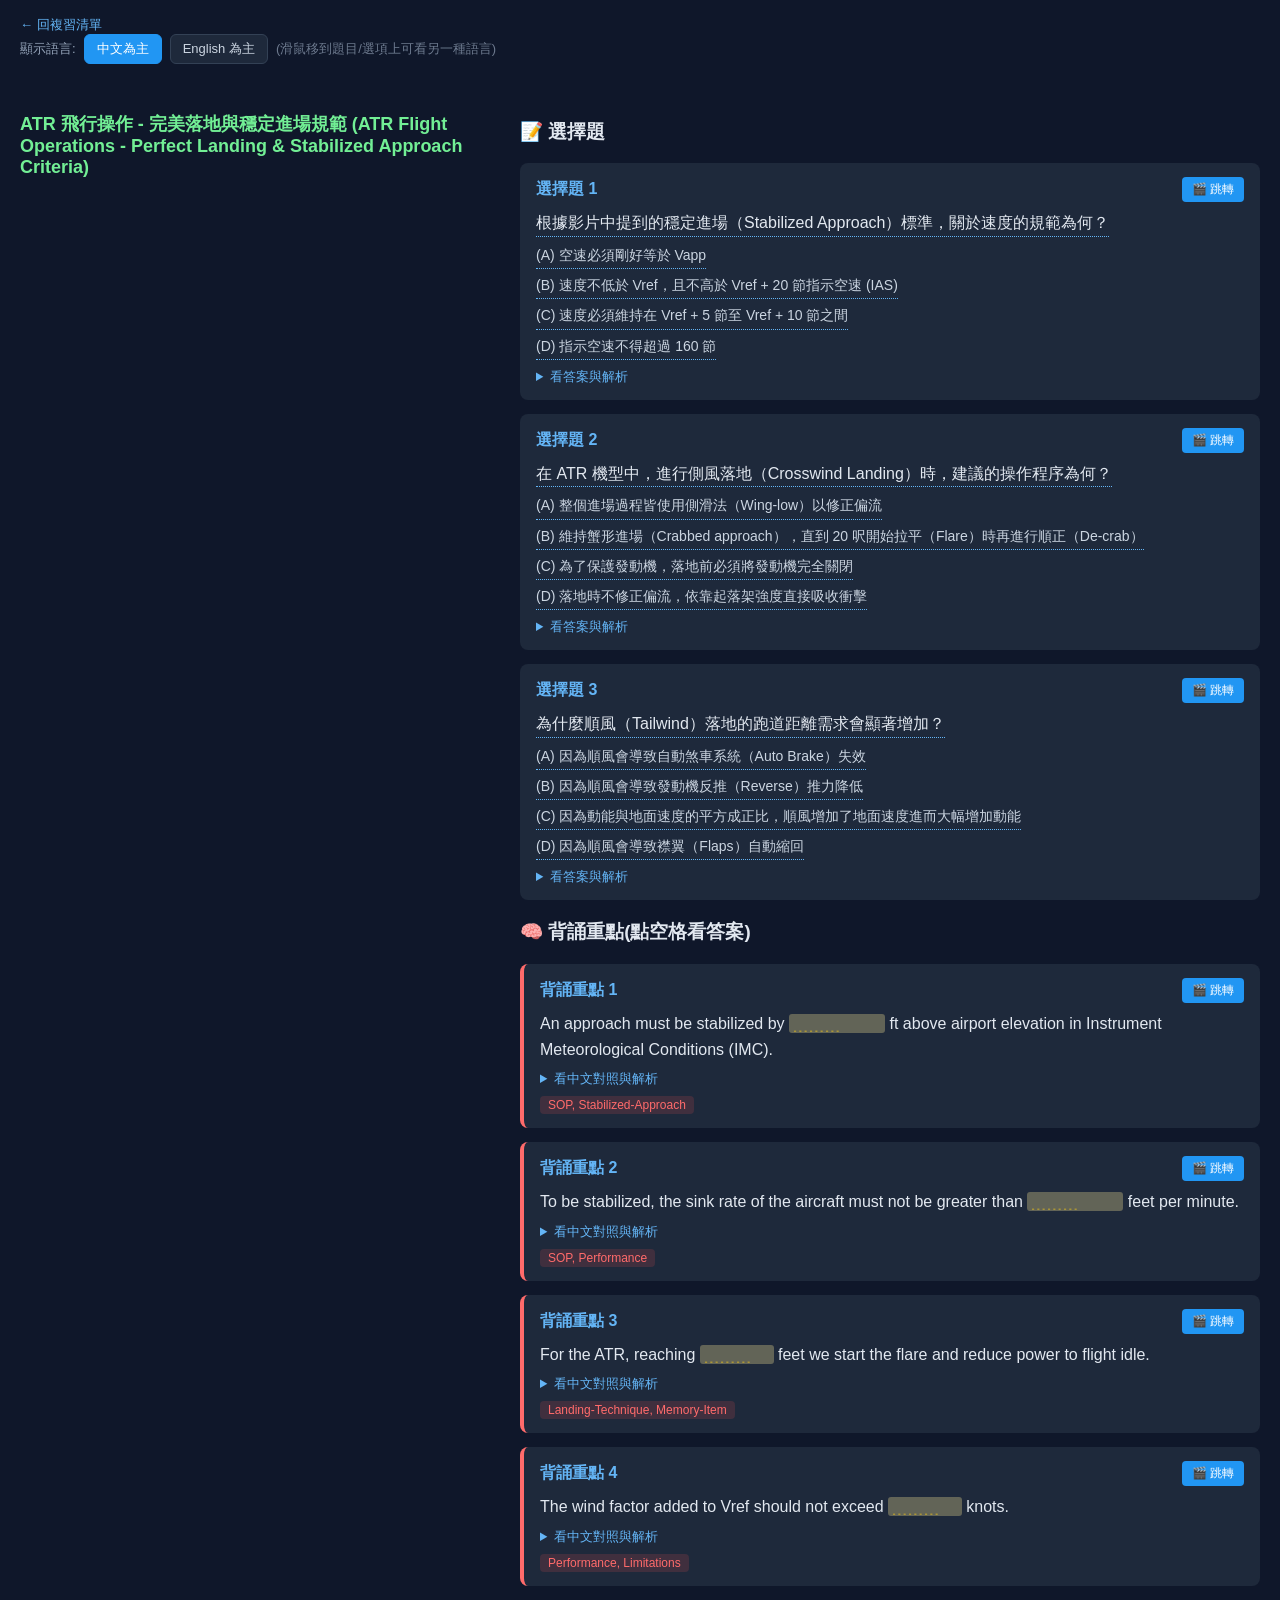
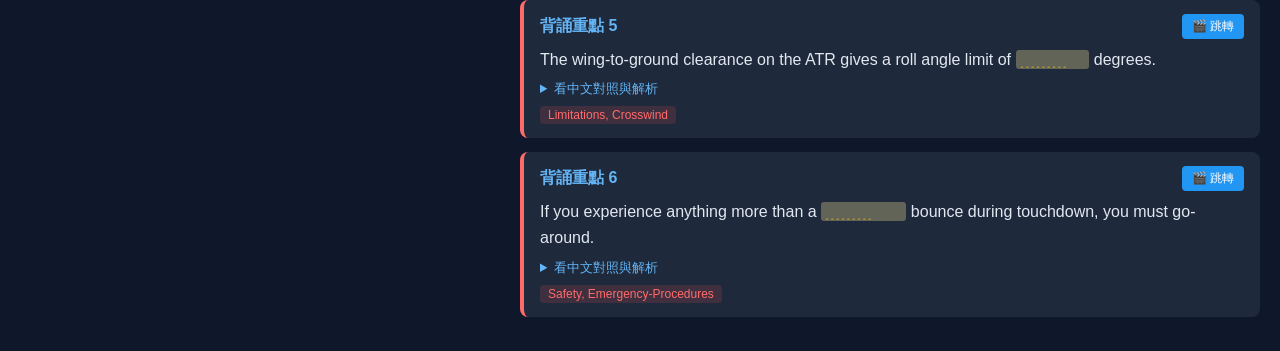
<file: online_study/hCoD2x8qy_0.html>
<!DOCTYPE html>
<html lang="zh-Hant">
<head>
<meta charset="UTF-8">
<meta name="viewport" content="width=device-width, initial-scale=1">
<title>ATR 飛行操作 - 完美落地與穩定進場規範 (ATR Flight Operations - Perfect Landing & Stabilized Approach Criteria) - 線上複習</title>
<style>
  body { background:#0f172a; color:#e2e8f0; font-family:"Microsoft JhengHei",Arial,sans-serif; margin:0; }
  .layout { display:flex; gap:20px; padding:20px; align-items:flex-start; flex-wrap:wrap; }
  .player-col { position:sticky; top:20px; flex:0 0 480px; }
  .player-col iframe { width:480px; height:270px; border:0; border-radius:8px; }
  .subject { font-size:18px; font-weight:bold; margin:12px 0; color:#72ef95; }
  .list-col { flex:1; min-width:320px; }
  .qcard { background:#1e293b; border-radius:8px; padding:14px 16px; margin-bottom:14px; }
  .cloze-card { border-left:4px solid #ff6b6b; }
  .qcard-head { display:flex; justify-content:space-between; align-items:center; margin-bottom:8px; }
  .qnum { color:#64B5F6; font-weight:bold; }
  .ts-btn { background:#2196F3; color:#fff; border:none; padding:4px 10px; border-radius:4px; cursor:pointer; font-size:12px; }
  .ts-btn:hover { background:#1769aa; }
  .q-text { font-size:16px; line-height:1.6; margin-bottom:6px; }
  .q-options { color:#cbd5e1; font-size:14px; line-height:1.8; margin-bottom:6px; }
  .q-zh { color:#94a3b8; font-size:13px; margin:6px 0; }
  .explain { color:#cbd5e1; font-size:13px; margin-top:6px; }
  .tag { display:inline-block; margin-top:8px; background:rgba(250,82,82,0.15); color:#ff6b6b; padding:2px 8px; border-radius:4px; font-size:12px; }
  details { margin-top:8px; }
  summary { cursor:pointer; color:#64B5F6; font-size:13px; }
  .answer { margin-top:8px; color:#72ef95; font-weight:bold; }
  .blank { background:rgba(255,236,153,0.3); border-radius:3px; padding:1px 4px; cursor:pointer; }
  .blank .blank-inner { visibility:hidden; }
  .blank.revealed { background:rgba(255,236,153,0.7); }
  .blank.revealed .blank-inner { visibility:visible; color:#d9480f; font-weight:bold; }
  .blank:not(.revealed) .blank-inner::before { content:"﹍﹍﹍"; visibility:visible; color:#facc15; }
  h2 { margin:16px 20px 0; }

  .lang-toggle { display:flex; align-items:center; gap:8px; margin:0 20px 16px; font-size:13px; color:#94a3b8; }
  .lang-btn { background:#1e293b; color:#cbd5e1; border:1px solid #334155; padding:5px 12px; border-radius:6px; cursor:pointer; font-size:13px; }
  .lang-btn.active { background:#2196F3; color:#fff; border-color:#2196F3; }

  .hoverable { position:relative; display:block; border-bottom:1px dotted #64B5F6; cursor:help; width:fit-content; }
  .q-options .hoverable { margin-bottom:4px; }
  .hoverable .tooltip {
    display:none; position:absolute; left:0; top:100%; margin-top:6px;
    background:#0f172a; border:1px solid #64B5F6; color:#e2e8f0;
    padding:6px 10px; border-radius:6px; font-size:13px; white-space:normal;
    max-width:380px; z-index:50; box-shadow:0 4px 10px rgba(0,0,0,.4);
  }
  .hoverable:hover .tooltip { display:block; }
  a.back { display:inline-block; margin:16px 20px 0; color:#64B5F6; font-size:13px; text-decoration:none; }
</style>
</head>
<body>
<a class="back" href="./index.html">← 回複習清單</a>
<div class="lang-toggle">
  顯示語言:
  <button id="btn-zh" class="lang-btn active" onclick="setLang('zh')">中文為主</button>
  <button id="btn-en" class="lang-btn" onclick="setLang('en')">English 為主</button>
  <span style="opacity:0.7;">(滑鼠移到題目/選項上可看另一種語言)</span>
</div>
<div class="layout">
  <div class="player-col">
    <div class="subject">ATR 飛行操作 - 完美落地與穩定進場規範 (ATR Flight Operations - Perfect Landing & Stabilized Approach Criteria)</div>
    <div id="player"></div>
  </div>
  <div class="list-col">
    <h3>📝 選擇題</h3>
    
        <div class="qcard ">
          <div class="qcard-head"><span class="qnum">選擇題 1</span><button class="ts-btn" onclick="seekTo(155)">🎬 跳轉</button></div>
          <div class="qcard-body">
          <div class="hoverable q-text" data-zh="根據影片中提到的穩定進場（Stabilized Approach）標準，關於速度的規範為何？" data-en="According to the stabilized approach criteria mentioned in the video, what is the speed requirement?"><span class="main-text"></span><span class="tooltip"></span></div>
          <div class="q-options"><div class="hoverable q-option" data-zh="(A) 空速必須剛好等於 Vapp" data-en="(A) Airspeed must be exactly Vapp"><span class="main-text"></span><span class="tooltip"></span></div><div class="hoverable q-option" data-zh="(B) 速度不低於 Vref，且不高於 Vref + 20 節指示空速 (IAS)" data-en="(B) Speed is not more than Vref + 20 knots IAS, and not less than Vref"><span class="main-text"></span><span class="tooltip"></span></div><div class="hoverable q-option" data-zh="(C) 速度必須維持在 Vref + 5 節至 Vref + 10 節之間" data-en="(C) Speed must be maintained between Vref + 5 and Vref + 10 knots"><span class="main-text"></span><span class="tooltip"></span></div><div class="hoverable q-option" data-zh="(D) 指示空速不得超過 160 節" data-en="(D) Indicated airspeed must not exceed 160 knots"><span class="main-text"></span><span class="tooltip"></span></div></div>
          <details><summary>看答案與解析</summary>
            <div class="answer">正解:(B)</div>
            <div class="explain">影片中 02:35 處明確指出，穩定進場的速度標準是不超過 Vref + 20kts 且不低於 Vref。雖然航空公司通常會有更嚴格的 Vapp + 10kts 限制，但基礎標準是以 Vref 為基準。</div>
          </details>
        </div>
        </div>
        <div class="qcard ">
          <div class="qcard-head"><span class="qnum">選擇題 2</span><button class="ts-btn" onclick="seekTo(694)">🎬 跳轉</button></div>
          <div class="qcard-body">
          <div class="hoverable q-text" data-zh="在 ATR 機型中，進行側風落地（Crosswind Landing）時，建議的操作程序為何？" data-en="What is the recommended procedure for a crosswind landing in an ATR aircraft?"><span class="main-text"></span><span class="tooltip"></span></div>
          <div class="q-options"><div class="hoverable q-option" data-zh="(A) 整個進場過程皆使用側滑法（Wing-low）以修正偏流" data-en="(A) Use the wing-low method throughout the entire approach to correct for drift"><span class="main-text"></span><span class="tooltip"></span></div><div class="hoverable q-option" data-zh="(B) 維持蟹形進場（Crabbed approach），直到 20 呎開始拉平（Flare）時再進行順正（De-crab）" data-en="(B) Maintain a crabbed approach until reaching 20 feet, then initiate flare and de-crab"><span class="main-text"></span><span class="tooltip"></span></div><div class="hoverable q-option" data-zh="(C) 為了保護發動機，落地前必須將發動機完全關閉" data-en="(C) Shut down engines completely before landing to protect them"><span class="main-text"></span><span class="tooltip"></span></div><div class="hoverable q-option" data-zh="(D) 落地時不修正偏流，依靠起落架強度直接吸收衝擊" data-en="(D) Do not correct for drift and allow the landing gear to absorb the impact"><span class="main-text"></span><span class="tooltip"></span></div></div>
          <details><summary>看答案與解析</summary>
            <div class="answer">正解:(B)</div>
            <div class="explain">影片 11:34 處提到，ATR 建議採用 Crabbed approach，直到 flare 高度（約 20 呎）再利用 Rudder 順正機頭並以 Aileron 修正飄移（Drift）。這有助於維持穩定的進場姿態。</div>
          </details>
        </div>
        </div>
        <div class="qcard ">
          <div class="qcard-head"><span class="qnum">選擇題 3</span><button class="ts-btn" onclick="seekTo(596)">🎬 跳轉</button></div>
          <div class="qcard-body">
          <div class="hoverable q-text" data-zh="為什麼順風（Tailwind）落地的跑道距離需求會顯著增加？" data-en="Why does tailwind significantly increase the required landing distance?"><span class="main-text"></span><span class="tooltip"></span></div>
          <div class="q-options"><div class="hoverable q-option" data-zh="(A) 因為順風會導致自動煞車系統（Auto Brake）失效" data-en="(A) Tailwind causes the Auto Brake system to fail"><span class="main-text"></span><span class="tooltip"></span></div><div class="hoverable q-option" data-zh="(B) 因為順風會導致發動機反推（Reverse）推力降低" data-en="(B) Tailwind reduces the effectiveness of reverse thrust"><span class="main-text"></span><span class="tooltip"></span></div><div class="hoverable q-option" data-zh="(C) 因為動能與地面速度的平方成正比，順風增加了地面速度進而大幅增加動能" data-en="(C) Kinetic energy depends on the square of the ground speed; tailwind increases GS and thus energy"><span class="main-text"></span><span class="tooltip"></span></div><div class="hoverable q-option" data-zh="(D) 因為順風會導致襟翼（Flaps）自動縮回" data-en="(D) Tailwind causes the flaps to retract automatically"><span class="main-text"></span><span class="tooltip"></span></div></div>
          <details><summary>看答案與解析</summary>
            <div class="answer">正解:(C)</div>
            <div class="explain">影片 09:56 提到物理公式 K = 1/2 mv²。順風會大幅提升 Ground Speed (GS)，由於能量與速度平方成正比，飛機需要消耗的動能變多，導致落地距離顯著增加。</div>
          </details>
        </div>
        </div>
    <h3>🧠 背誦重點(點空格看答案)</h3>
    
        <div class="qcard cloze-card">
          <div class="qcard-head"><span class="qnum">背誦重點 1</span><button class="ts-btn" onclick="seekTo(126)">🎬 跳轉</button></div>
          <div class="qcard-body">
          <div class="q-text">An approach must be stabilized by <span class="blank" onclick="this.classList.add('revealed')"><span class="blank-inner">1,000</span></span> ft above airport elevation in Instrument Meteorological Conditions (IMC).</div>
          <details><summary>看中文對照與解析</summary>
            <div class="q-zh">在儀器氣象條件 (IMC) 下，進場必須在機場高度 1,000 呎以上達成穩定狀態。</div>
            <div class="explain">這是飛行安全中最基礎的門檻，若在此高度未達穩定進場標準，應果斷執行重飛 (Go-around)。</div>
          </details>
          <div class="tag">SOP, Stabilized-Approach</div>
        </div>
        </div>
        <div class="qcard cloze-card">
          <div class="qcard-head"><span class="qnum">背誦重點 2</span><button class="ts-btn" onclick="seekTo(193)">🎬 跳轉</button></div>
          <div class="qcard-body">
          <div class="q-text">To be stabilized, the sink rate of the aircraft must not be greater than <span class="blank" onclick="this.classList.add('revealed')"><span class="blank-inner">1,000</span></span> feet per minute.</div>
          <details><summary>看中文對照與解析</summary>
            <div class="q-zh">為了符合穩定進場標準，飛機的下降率不得大於每分鐘 1,000 呎。</div>
            <div class="explain">過高的下降率 (Sink rate) 可能導致落地過重或觸地前無法有效拉平。</div>
          </details>
          <div class="tag">SOP, Performance</div>
        </div>
        </div>
        <div class="qcard cloze-card">
          <div class="qcard-head"><span class="qnum">背誦重點 3</span><button class="ts-btn" onclick="seekTo(472)">🎬 跳轉</button></div>
          <div class="qcard-body">
          <div class="q-text">For the ATR, reaching <span class="blank" onclick="this.classList.add('revealed')"><span class="blank-inner">20</span></span> feet we start the flare and reduce power to flight idle.</div>
          <details><summary>看中文對照與解析</summary>
            <div class="q-zh">對於 ATR 機型，到達 20 呎時我們開始拉平並將動力減至飛行怠速 (Flight Idle)。</div>
            <div class="explain">這是 ATR 標準落地程序，過早或過晚拉平都會影響落地品質。</div>
          </details>
          <div class="tag">Landing-Technique, Memory-Item</div>
        </div>
        </div>
        <div class="qcard cloze-card">
          <div class="qcard-head"><span class="qnum">背誦重點 4</span><button class="ts-btn" onclick="seekTo(572)">🎬 跳轉</button></div>
          <div class="qcard-body">
          <div class="q-text">The wind factor added to Vref should not exceed <span class="blank" onclick="this.classList.add('revealed')"><span class="blank-inner">15</span></span> knots.</div>
          <details><summary>看中文對照與解析</summary>
            <div class="q-zh">加在 Vref 上的風力修正係數 (Wind Factor) 不應超過 15 節。</div>
            <div class="explain">這是修正風切變影響的性能限制，避免進場速度過快導致跑道距離不足。</div>
          </details>
          <div class="tag">Performance, Limitations</div>
        </div>
        </div>
        <div class="qcard cloze-card">
          <div class="qcard-head"><span class="qnum">背誦重點 5</span><button class="ts-btn" onclick="seekTo(700)">🎬 跳轉</button></div>
          <div class="qcard-body">
          <div class="q-text">The wing-to-ground clearance on the ATR gives a roll angle limit of <span class="blank" onclick="this.classList.add('revealed')"><span class="blank-inner">11</span></span> degrees.</div>
          <details><summary>看中文對照與解析</summary>
            <div class="q-zh">ATR 的機翼與地面間隙限制了坡度角（滾轉角）不得超過 11 度。</div>
            <div class="explain">在側風落地修正漂移時需特別注意此角度限制，以防機翼或發動機短艙擦地。</div>
          </details>
          <div class="tag">Limitations, Crosswind</div>
        </div>
        </div>
        <div class="qcard cloze-card">
          <div class="qcard-head"><span class="qnum">背誦重點 6</span><button class="ts-btn" onclick="seekTo(884)">🎬 跳轉</button></div>
          <div class="qcard-body">
          <div class="q-text">If you experience anything more than a <span class="blank" onclick="this.classList.add('revealed')"><span class="blank-inner">light</span></span> bounce during touchdown, you must go-around.</div>
          <details><summary>看中文對照與解析</summary>
            <div class="q-zh">如果觸地時發生任何超過「輕微」程度的彈跳，你必須執行重飛。</div>
            <div class="explain">嚴重彈跳若強行落地可能導致前輪受損或結構損壞。</div>
          </details>
          <div class="tag">Safety, Emergency-Procedures</div>
        </div>
        </div>
  </div>
</div>

<script src="https://www.youtube.com/iframe_api"></script>
<script>
  var player;
  var primaryLang = 'zh';
  var embedBlocked = false;
  var VIDEO_ID = 'hCoD2x8qy_0';

  function onYouTubeIframeAPIReady() {
    player = new YT.Player('player', {
      height: '270',
      width: '480',
      videoId: VIDEO_ID,
      playerVars: { 'playsinline': 1, 'origin': window.location.origin },
      events: { 'onError': onPlayerError }
    });
  }
  function onPlayerError(event) {
    // 101 / 150 = 影片擁有者禁止嵌入播放,100 = 影片不存在或設為私人,5 = HTML5播放器錯誤
    if ([101, 150, 100, 5].indexOf(event.data) !== -1) {
      embedBlocked = true;
    }
  }
  function seekTo(seconds) {
    if (embedBlocked || !player || !player.seekTo) {
      window.open('https://www.youtube.com/watch?v=' + VIDEO_ID + '&t=' + seconds + 's', '_blank');
      return;
    }
    player.seekTo(seconds, true);
    player.playVideo();
  }

  function applyLang() {
    var otherLang = primaryLang === 'zh' ? 'en' : 'zh';
    document.querySelectorAll('.hoverable').forEach(function(el) {
      var mainEl = el.querySelector('.main-text');
      var tipEl = el.querySelector('.tooltip');
      mainEl.textContent = el.dataset[primaryLang] || '';
      tipEl.textContent = el.dataset[otherLang] || '';
    });
  }

  function setLang(lang) {
    primaryLang = lang;
    document.getElementById('btn-zh').classList.toggle('active', lang === 'zh');
    document.getElementById('btn-en').classList.toggle('active', lang === 'en');
    applyLang();
  }

  document.addEventListener('DOMContentLoaded', applyLang);
</script>
</body>
</html>
</file>
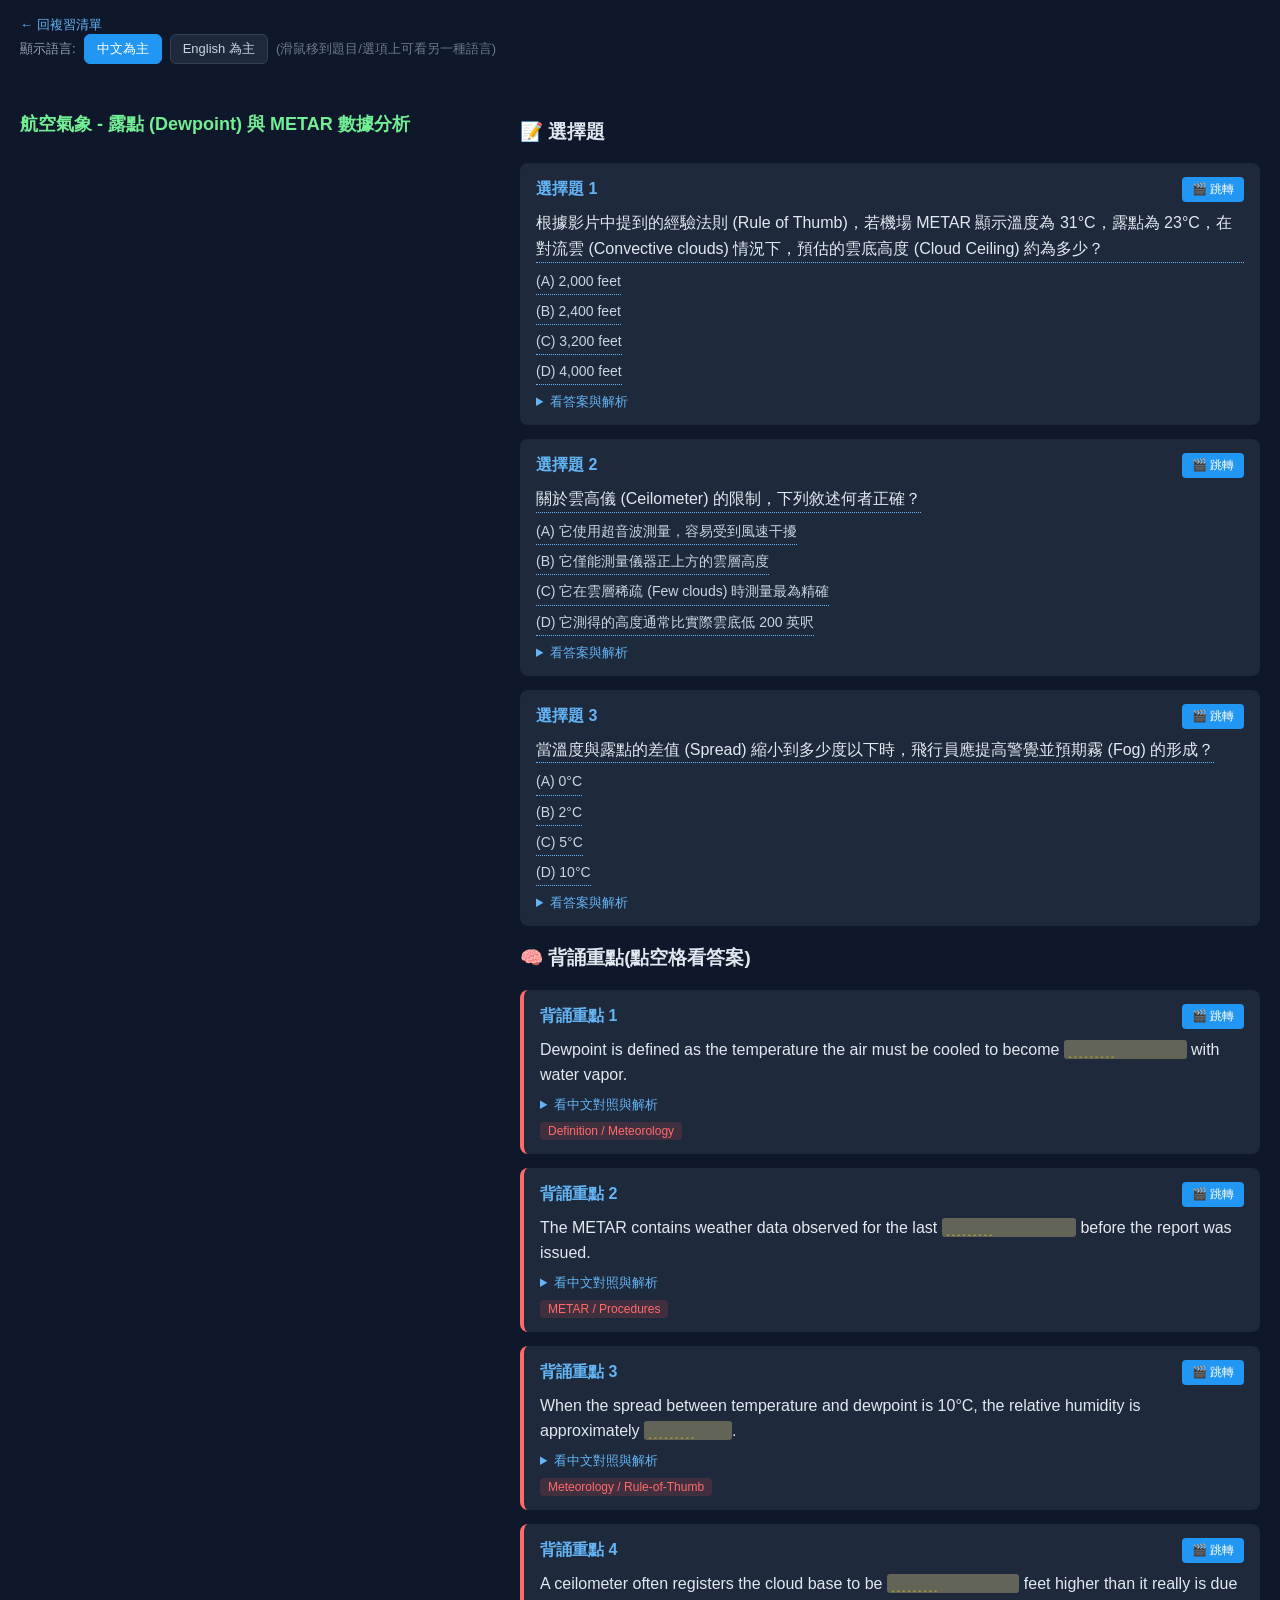
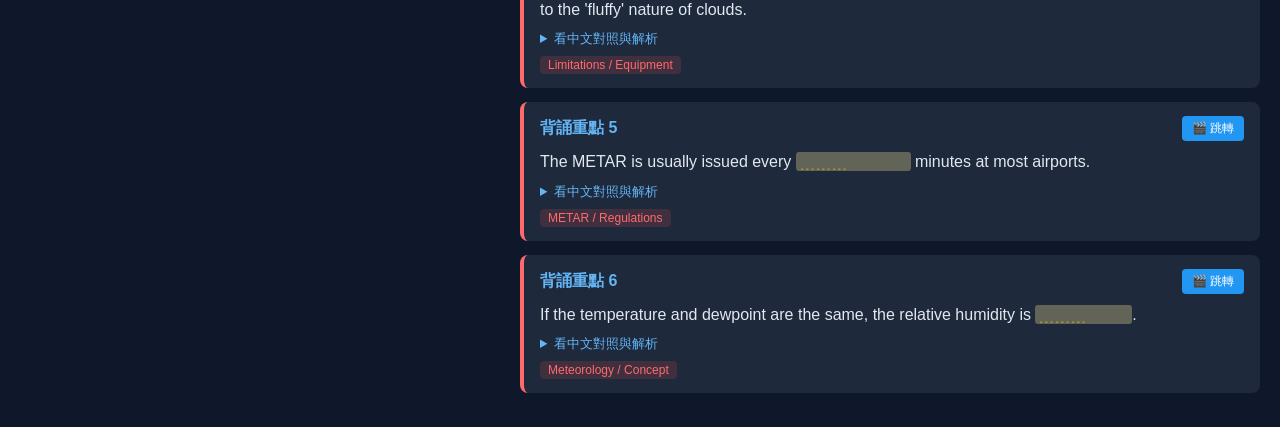
<file: online_study/U28lG74x8j8.html>
<!DOCTYPE html>
<html lang="zh-Hant">
<head>
<meta charset="UTF-8">
<meta name="viewport" content="width=device-width, initial-scale=1">
<title>航空氣象 - 露點 (Dewpoint) 與 METAR 數據分析 - 線上複習</title>
<style>
  body { background:#0f172a; color:#e2e8f0; font-family:"Microsoft JhengHei",Arial,sans-serif; margin:0; }
  .layout { display:flex; gap:20px; padding:20px; align-items:flex-start; flex-wrap:wrap; }
  .player-col { position:sticky; top:20px; flex:0 0 480px; }
  .player-col iframe { width:480px; height:270px; border:0; border-radius:8px; }
  .subject { font-size:18px; font-weight:bold; margin:12px 0; color:#72ef95; }
  .list-col { flex:1; min-width:320px; }
  .qcard { background:#1e293b; border-radius:8px; padding:14px 16px; margin-bottom:14px; }
  .cloze-card { border-left:4px solid #ff6b6b; }
  .qcard-head { display:flex; justify-content:space-between; align-items:center; margin-bottom:8px; }
  .qnum { color:#64B5F6; font-weight:bold; }
  .ts-btn { background:#2196F3; color:#fff; border:none; padding:4px 10px; border-radius:4px; cursor:pointer; font-size:12px; }
  .ts-btn:hover { background:#1769aa; }
  .q-text { font-size:16px; line-height:1.6; margin-bottom:6px; }
  .q-options { color:#cbd5e1; font-size:14px; line-height:1.8; margin-bottom:6px; }
  .q-zh { color:#94a3b8; font-size:13px; margin:6px 0; }
  .explain { color:#cbd5e1; font-size:13px; margin-top:6px; }
  .tag { display:inline-block; margin-top:8px; background:rgba(250,82,82,0.15); color:#ff6b6b; padding:2px 8px; border-radius:4px; font-size:12px; }
  details { margin-top:8px; }
  summary { cursor:pointer; color:#64B5F6; font-size:13px; }
  .answer { margin-top:8px; color:#72ef95; font-weight:bold; }
  .blank { background:rgba(255,236,153,0.3); border-radius:3px; padding:1px 4px; cursor:pointer; }
  .blank .blank-inner { visibility:hidden; }
  .blank.revealed { background:rgba(255,236,153,0.7); }
  .blank.revealed .blank-inner { visibility:visible; color:#d9480f; font-weight:bold; }
  .blank:not(.revealed) .blank-inner::before { content:"﹍﹍﹍"; visibility:visible; color:#facc15; }
  h2 { margin:16px 20px 0; }

  .lang-toggle { display:flex; align-items:center; gap:8px; margin:0 20px 16px; font-size:13px; color:#94a3b8; }
  .lang-btn { background:#1e293b; color:#cbd5e1; border:1px solid #334155; padding:5px 12px; border-radius:6px; cursor:pointer; font-size:13px; }
  .lang-btn.active { background:#2196F3; color:#fff; border-color:#2196F3; }

  .hoverable { position:relative; display:block; border-bottom:1px dotted #64B5F6; cursor:help; width:fit-content; }
  .q-options .hoverable { margin-bottom:4px; }
  .hoverable .tooltip {
    display:none; position:absolute; left:0; top:100%; margin-top:6px;
    background:#0f172a; border:1px solid #64B5F6; color:#e2e8f0;
    padding:6px 10px; border-radius:6px; font-size:13px; white-space:normal;
    max-width:380px; z-index:50; box-shadow:0 4px 10px rgba(0,0,0,.4);
  }
  .hoverable:hover .tooltip { display:block; }
  a.back { display:inline-block; margin:16px 20px 0; color:#64B5F6; font-size:13px; text-decoration:none; }
</style>
</head>
<body>
<a class="back" href="./index.html">← 回複習清單</a>
<div class="lang-toggle">
  顯示語言:
  <button id="btn-zh" class="lang-btn active" onclick="setLang('zh')">中文為主</button>
  <button id="btn-en" class="lang-btn" onclick="setLang('en')">English 為主</button>
  <span style="opacity:0.7;">(滑鼠移到題目/選項上可看另一種語言)</span>
</div>
<div class="layout">
  <div class="player-col">
    <div class="subject">航空氣象 - 露點 (Dewpoint) 與 METAR 數據分析</div>
    <div id="player"></div>
  </div>
  <div class="list-col">
    <h3>📝 選擇題</h3>
    
        <div class="qcard ">
          <div class="qcard-head"><span class="qnum">選擇題 1</span><button class="ts-btn" onclick="seekTo(275)">🎬 跳轉</button></div>
          <div class="qcard-body">
          <div class="hoverable q-text" data-zh="根據影片中提到的經驗法則 (Rule of Thumb)，若機場 METAR 顯示溫度為 31°C，露點為 23°C，在對流雲 (Convective clouds) 情況下，預估的雲底高度 (Cloud Ceiling) 約為多少？" data-en="According to the rule of thumb mentioned in the video, if the METAR shows a temperature of 31°C and a dewpoint of 23°C, what is the estimated cloud ceiling for convective clouds?"><span class="main-text"></span><span class="tooltip"></span></div>
          <div class="q-options"><div class="hoverable q-option" data-zh="(A) 2,000 feet" data-en="(A) 2,000 feet"><span class="main-text"></span><span class="tooltip"></span></div><div class="hoverable q-option" data-zh="(B) 2,400 feet" data-en="(B) 2,400 feet"><span class="main-text"></span><span class="tooltip"></span></div><div class="hoverable q-option" data-zh="(C) 3,200 feet" data-en="(C) 3,200 feet"><span class="main-text"></span><span class="tooltip"></span></div><div class="hoverable q-option" data-zh="(D) 4,000 feet" data-en="(D) 4,000 feet"><span class="main-text"></span><span class="tooltip"></span></div></div>
          <details><summary>看答案與解析</summary>
            <div class="answer">正解:(C)</div>
            <div class="explain">計算公式為 Spread (Temp - Dewpoint) * 400 feet。在此題中，Spread 為 31 - 23 = 8，故 8 * 400 = 3,200 feet。</div>
          </details>
        </div>
        </div>
        <div class="qcard ">
          <div class="qcard-head"><span class="qnum">選擇題 2</span><button class="ts-btn" onclick="seekTo(296)">🎬 跳轉</button></div>
          <div class="qcard-body">
          <div class="hoverable q-text" data-zh="關於雲高儀 (Ceilometer) 的限制，下列敘述何者正確？" data-en="Regarding the limitations of a ceilometer, which of the following statements is correct?"><span class="main-text"></span><span class="tooltip"></span></div>
          <div class="q-options"><div class="hoverable q-option" data-zh="(A) 它使用超音波測量，容易受到風速干擾" data-en="(A) It uses ultrasonic waves and is easily disturbed by wind"><span class="main-text"></span><span class="tooltip"></span></div><div class="hoverable q-option" data-zh="(B) 它僅能測量儀器正上方的雲層高度" data-en="(B) It can only measure the height of clouds directly above the instrument"><span class="main-text"></span><span class="tooltip"></span></div><div class="hoverable q-option" data-zh="(C) 它在雲層稀疏 (Few clouds) 時測量最為精確" data-en="(C) It is most accurate when there are few clouds"><span class="main-text"></span><span class="tooltip"></span></div><div class="hoverable q-option" data-zh="(D) 它測得的高度通常比實際雲底低 200 英呎" data-en="(D) The measured height is typically 200 feet lower than the actual cloud base"><span class="main-text"></span><span class="tooltip"></span></div></div>
          <details><summary>看答案與解析</summary>
            <div class="answer">正解:(B)</div>
            <div class="explain">Ceilometer 使用雷射光束垂直向上掃描，因此只能偵測儀器正上方的雲層 (straight above)，在雲量較少時可能無法捕捉到機場整體的雲底狀況。</div>
          </details>
        </div>
        </div>
        <div class="qcard ">
          <div class="qcard-head"><span class="qnum">選擇題 3</span><button class="ts-btn" onclick="seekTo(478)">🎬 跳轉</button></div>
          <div class="qcard-body">
          <div class="hoverable q-text" data-zh="當溫度與露點的差值 (Spread) 縮小到多少度以下時，飛行員應提高警覺並預期霧 (Fog) 的形成？" data-en="At what temperature-dewpoint spread should a pilot be prepared for the formation of fog?"><span class="main-text"></span><span class="tooltip"></span></div>
          <div class="q-options"><div class="hoverable q-option" data-zh="(A) 0°C" data-en="(A) 0°C"><span class="main-text"></span><span class="tooltip"></span></div><div class="hoverable q-option" data-zh="(B) 2°C" data-en="(B) 2°C"><span class="main-text"></span><span class="tooltip"></span></div><div class="hoverable q-option" data-zh="(C) 5°C" data-en="(C) 5°C"><span class="main-text"></span><span class="tooltip"></span></div><div class="hoverable q-option" data-zh="(D) 10°C" data-en="(D) 10°C"><span class="main-text"></span><span class="tooltip"></span></div></div>
          <details><summary>看答案與解析</summary>
            <div class="answer">正解:(B)</div>
            <div class="explain">影片建議當 Spread 縮小至 2°C 或更小時，即使目前的 Visibility 尚可，仍應針對霧的生成做好 ILS Approach 或相關配套準備。</div>
          </details>
        </div>
        </div>
    <h3>🧠 背誦重點(點空格看答案)</h3>
    
        <div class="qcard cloze-card">
          <div class="qcard-head"><span class="qnum">背誦重點 1</span><button class="ts-btn" onclick="seekTo(157)">🎬 跳轉</button></div>
          <div class="qcard-body">
          <div class="q-text">Dewpoint is defined as the temperature the air must be cooled to become <span class="blank" onclick="this.classList.add('revealed')"><span class="blank-inner">saturated</span></span> with water vapor.</div>
          <details><summary>看中文對照與解析</summary>
            <div class="q-zh">露點被定義為空氣必須冷卻至該溫度，才能使水蒸氣達到飽和狀態。</div>
            <div class="explain">這是氣象學中關於露點的核心定義，與相對濕度密切相關。</div>
          </details>
          <div class="tag">Definition / Meteorology</div>
        </div>
        </div>
        <div class="qcard cloze-card">
          <div class="qcard-head"><span class="qnum">背誦重點 2</span><button class="ts-btn" onclick="seekTo(77)">🎬 跳轉</button></div>
          <div class="qcard-body">
          <div class="q-text">The METAR contains weather data observed for the last <span class="blank" onclick="this.classList.add('revealed')"><span class="blank-inner">10 minutes</span></span> before the report was issued.</div>
          <details><summary>看中文對照與解析</summary>
            <div class="q-zh">METAR 包含在報告發布前最後 10 分鐘內觀察到的天氣數據。</div>
            <div class="explain">理解 METAR 的數據時效性對於評估天氣變化趨勢至關重要。</div>
          </details>
          <div class="tag">METAR / Procedures</div>
        </div>
        </div>
        <div class="qcard cloze-card">
          <div class="qcard-head"><span class="qnum">背誦重點 3</span><button class="ts-btn" onclick="seekTo(231)">🎬 跳轉</button></div>
          <div class="qcard-body">
          <div class="q-text">When the spread between temperature and dewpoint is 10°C, the relative humidity is approximately <span class="blank" onclick="this.classList.add('revealed')"><span class="blank-inner">50%</span></span>.</div>
          <details><summary>看中文對照與解析</summary>
            <div class="q-zh">當溫度與露點的差值為 10°C 時，相對濕度大約為 50%。</div>
            <div class="explain">這是一個快速判斷空氣濕度狀態的簡化規則。</div>
          </details>
          <div class="tag">Meteorology / Rule-of-Thumb</div>
        </div>
        </div>
        <div class="qcard cloze-card">
          <div class="qcard-head"><span class="qnum">背誦重點 4</span><button class="ts-btn" onclick="seekTo(456)">🎬 跳轉</button></div>
          <div class="qcard-body">
          <div class="q-text">A ceilometer often registers the cloud base to be <span class="blank" onclick="this.classList.add('revealed')"><span class="blank-inner">100 or 200</span></span> feet higher than it really is due to the 'fluffy' nature of clouds.</div>
          <details><summary>看中文對照與解析</summary>
            <div class="q-zh">由於雲層邊緣具有蓬鬆且不連續的特性，雲高儀記錄的雲底高度通常比實際高出 100 或 200 英呎。</div>
            <div class="explain">儀器需要感測到足夠濃度的水滴才會判定為雲底，因此飛行員在邊際天氣下應考慮此誤差。</div>
          </details>
          <div class="tag">Limitations / Equipment</div>
        </div>
        </div>
        <div class="qcard cloze-card">
          <div class="qcard-head"><span class="qnum">背誦重點 5</span><button class="ts-btn" onclick="seekTo(68)">🎬 跳轉</button></div>
          <div class="qcard-body">
          <div class="q-text">The METAR is usually issued every <span class="blank" onclick="this.classList.add('revealed')"><span class="blank-inner">30 or 60</span></span> minutes at most airports.</div>
          <details><summary>看中文對照與解析</summary>
            <div class="q-zh">在大多數機場，METAR 通常每 30 或 60 分鐘發布一次。</div>
            <div class="explain">這是機場例行性天氣報告的標準發布週期。</div>
          </details>
          <div class="tag">METAR / Regulations</div>
        </div>
        </div>
        <div class="qcard cloze-card">
          <div class="qcard-head"><span class="qnum">背誦重點 6</span><button class="ts-btn" onclick="seekTo(220)">🎬 跳轉</button></div>
          <div class="qcard-body">
          <div class="q-text">If the temperature and dewpoint are the same, the relative humidity is <span class="blank" onclick="this.classList.add('revealed')"><span class="blank-inner">100%</span></span>.</div>
          <details><summary>看中文對照與解析</summary>
            <div class="q-zh">如果溫度與露點相同，則相對濕度為 100%。</div>
            <div class="explain">此時空氣達到飽和，極易形成霧、雲或降水。</div>
          </details>
          <div class="tag">Meteorology / Concept</div>
        </div>
        </div>
  </div>
</div>

<script src="https://www.youtube.com/iframe_api"></script>
<script>
  var player;
  var primaryLang = 'zh';
  var embedBlocked = false;
  var VIDEO_ID = 'U28lG74x8j8';

  function onYouTubeIframeAPIReady() {
    player = new YT.Player('player', {
      height: '270',
      width: '480',
      videoId: VIDEO_ID,
      playerVars: { 'playsinline': 1, 'origin': window.location.origin },
      events: { 'onError': onPlayerError }
    });
  }
  function onPlayerError(event) {
    // 101 / 150 = 影片擁有者禁止嵌入播放,100 = 影片不存在或設為私人,5 = HTML5播放器錯誤
    if ([101, 150, 100, 5].indexOf(event.data) !== -1) {
      embedBlocked = true;
    }
  }
  function seekTo(seconds) {
    if (embedBlocked || !player || !player.seekTo) {
      window.open('https://www.youtube.com/watch?v=' + VIDEO_ID + '&t=' + seconds + 's', '_blank');
      return;
    }
    player.seekTo(seconds, true);
    player.playVideo();
  }

  function applyLang() {
    var otherLang = primaryLang === 'zh' ? 'en' : 'zh';
    document.querySelectorAll('.hoverable').forEach(function(el) {
      var mainEl = el.querySelector('.main-text');
      var tipEl = el.querySelector('.tooltip');
      mainEl.textContent = el.dataset[primaryLang] || '';
      tipEl.textContent = el.dataset[otherLang] || '';
    });
  }

  function setLang(lang) {
    primaryLang = lang;
    document.getElementById('btn-zh').classList.toggle('active', lang === 'zh');
    document.getElementById('btn-en').classList.toggle('active', lang === 'en');
    applyLang();
  }

  document.addEventListener('DOMContentLoaded', applyLang);
</script>
</body>
</html>
</file>
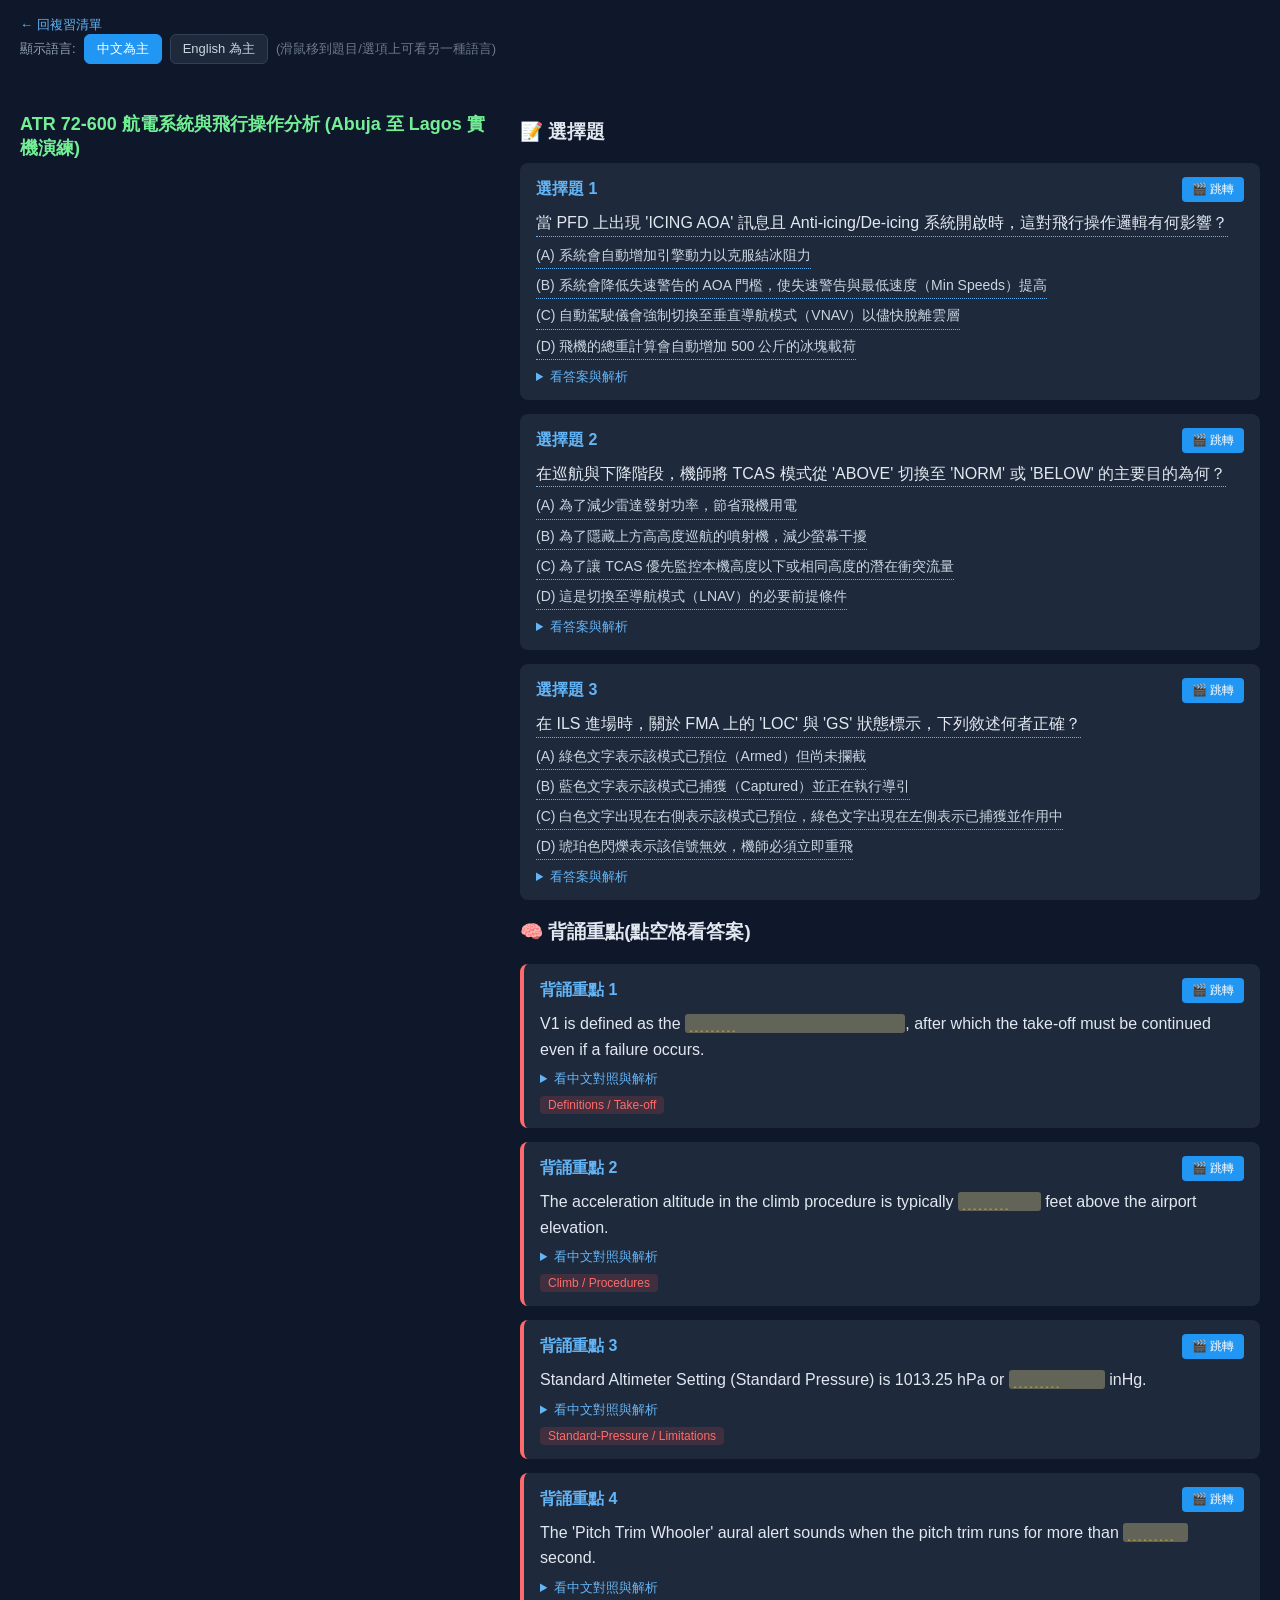
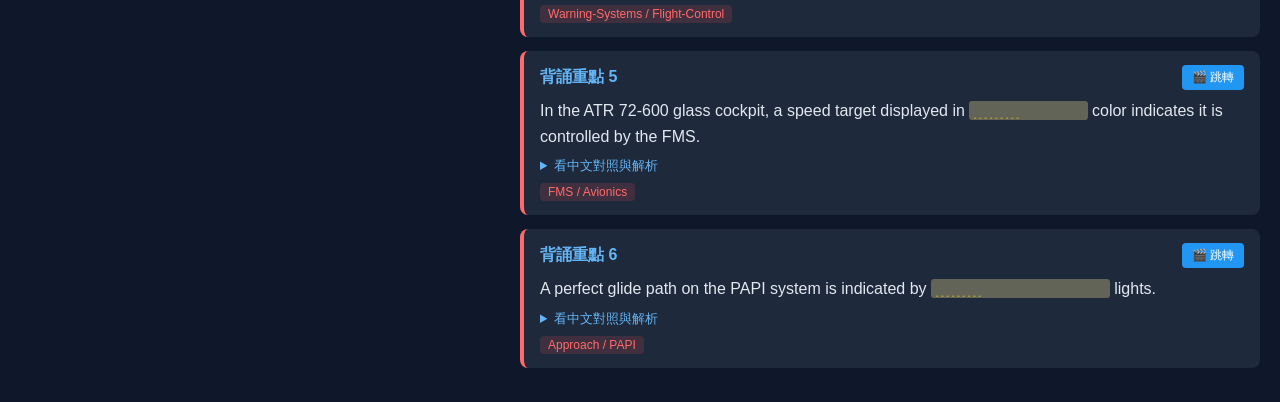
<file: online_study/uDRJtBqy5rE.html>
<!DOCTYPE html>
<html lang="zh-Hant">
<head>
<meta charset="UTF-8">
<meta name="viewport" content="width=device-width, initial-scale=1">
<title>ATR 72-600 航電系統與飛行操作分析 (Abuja 至 Lagos 實機演練) - 線上複習</title>
<style>
  body { background:#0f172a; color:#e2e8f0; font-family:"Microsoft JhengHei",Arial,sans-serif; margin:0; }
  .layout { display:flex; gap:20px; padding:20px; align-items:flex-start; flex-wrap:wrap; }
  .player-col { position:sticky; top:20px; flex:0 0 480px; }
  .player-col iframe { width:480px; height:270px; border:0; border-radius:8px; }
  .subject { font-size:18px; font-weight:bold; margin:12px 0; color:#72ef95; }
  .list-col { flex:1; min-width:320px; }
  .qcard { background:#1e293b; border-radius:8px; padding:14px 16px; margin-bottom:14px; }
  .cloze-card { border-left:4px solid #ff6b6b; }
  .qcard-head { display:flex; justify-content:space-between; align-items:center; margin-bottom:8px; }
  .qnum { color:#64B5F6; font-weight:bold; }
  .ts-btn { background:#2196F3; color:#fff; border:none; padding:4px 10px; border-radius:4px; cursor:pointer; font-size:12px; }
  .ts-btn:hover { background:#1769aa; }
  .q-text { font-size:16px; line-height:1.6; margin-bottom:6px; }
  .q-options { color:#cbd5e1; font-size:14px; line-height:1.8; margin-bottom:6px; }
  .q-zh { color:#94a3b8; font-size:13px; margin:6px 0; }
  .explain { color:#cbd5e1; font-size:13px; margin-top:6px; }
  .tag { display:inline-block; margin-top:8px; background:rgba(250,82,82,0.15); color:#ff6b6b; padding:2px 8px; border-radius:4px; font-size:12px; }
  details { margin-top:8px; }
  summary { cursor:pointer; color:#64B5F6; font-size:13px; }
  .answer { margin-top:8px; color:#72ef95; font-weight:bold; }
  .blank { background:rgba(255,236,153,0.3); border-radius:3px; padding:1px 4px; cursor:pointer; }
  .blank .blank-inner { visibility:hidden; }
  .blank.revealed { background:rgba(255,236,153,0.7); }
  .blank.revealed .blank-inner { visibility:visible; color:#d9480f; font-weight:bold; }
  .blank:not(.revealed) .blank-inner::before { content:"﹍﹍﹍"; visibility:visible; color:#facc15; }
  h2 { margin:16px 20px 0; }

  .lang-toggle { display:flex; align-items:center; gap:8px; margin:0 20px 16px; font-size:13px; color:#94a3b8; }
  .lang-btn { background:#1e293b; color:#cbd5e1; border:1px solid #334155; padding:5px 12px; border-radius:6px; cursor:pointer; font-size:13px; }
  .lang-btn.active { background:#2196F3; color:#fff; border-color:#2196F3; }

  .hoverable { position:relative; display:block; border-bottom:1px dotted #64B5F6; cursor:help; width:fit-content; }
  .q-options .hoverable { margin-bottom:4px; }
  .hoverable .tooltip {
    display:none; position:absolute; left:0; top:100%; margin-top:6px;
    background:#0f172a; border:1px solid #64B5F6; color:#e2e8f0;
    padding:6px 10px; border-radius:6px; font-size:13px; white-space:normal;
    max-width:380px; z-index:50; box-shadow:0 4px 10px rgba(0,0,0,.4);
  }
  .hoverable:hover .tooltip { display:block; }
  a.back { display:inline-block; margin:16px 20px 0; color:#64B5F6; font-size:13px; text-decoration:none; }
</style>
</head>
<body>
<a class="back" href="./index.html">← 回複習清單</a>
<div class="lang-toggle">
  顯示語言:
  <button id="btn-zh" class="lang-btn active" onclick="setLang('zh')">中文為主</button>
  <button id="btn-en" class="lang-btn" onclick="setLang('en')">English 為主</button>
  <span style="opacity:0.7;">(滑鼠移到題目/選項上可看另一種語言)</span>
</div>
<div class="layout">
  <div class="player-col">
    <div class="subject">ATR 72-600 航電系統與飛行操作分析 (Abuja 至 Lagos 實機演練)</div>
    <div id="player"></div>
  </div>
  <div class="list-col">
    <h3>📝 選擇題</h3>
    
        <div class="qcard ">
          <div class="qcard-head"><span class="qnum">選擇題 1</span><button class="ts-btn" onclick="seekTo(296)">🎬 跳轉</button></div>
          <div class="qcard-body">
          <div class="hoverable q-text" data-zh="當 PFD 上出現 &#x27;ICING AOA&#x27; 訊息且 Anti-icing/De-icing 系統開啟時，這對飛行操作邏輯有何影響？" data-en="When the &#x27;ICING AOA&#x27; message appears on the PFD and Anti-icing/De-icing systems are ON, how does it affect the flight operation logic?"><span class="main-text"></span><span class="tooltip"></span></div>
          <div class="q-options"><div class="hoverable q-option" data-zh="(A) 系統會自動增加引擎動力以克服結冰阻力" data-en="(A) The system automatically increases engine power to overcome icing drag"><span class="main-text"></span><span class="tooltip"></span></div><div class="hoverable q-option" data-zh="(B) 系統會降低失速警告的 AOA 門檻，使失速警告與最低速度（Min Speeds）提高" data-en="(B) The system reduces the Stall Warning AOA threshold, resulting in higher Stall Warning and Minimum Speeds"><span class="main-text"></span><span class="tooltip"></span></div><div class="hoverable q-option" data-zh="(C) 自動駕駛儀會強制切換至垂直導航模式（VNAV）以儘快脫離雲層" data-en="(C) The autopilot forces a switch to Vertical Navigation mode (VNAV) to exit clouds quickly"><span class="main-text"></span><span class="tooltip"></span></div><div class="hoverable q-option" data-zh="(D) 飛機的總重計算會自動增加 500 公斤的冰塊載荷" data-en="(D) The aircraft&#x27;s gross weight calculation automatically adds a 500 kg ice load"><span class="main-text"></span><span class="tooltip"></span></div></div>
          <details><summary>看答案與解析</summary>
            <div class="answer">正解:(B)</div>
            <div class="explain">在結冰條件下，由於機翼升力特性下降，系統會透過 ICING AOA 邏輯增加失速保護邊際（stall margin），使得 PFD 上的紅色與琥珀色速度條上移。這提醒機師必須維持更高的空速以確保飛行安全。</div>
          </details>
        </div>
        </div>
        <div class="qcard ">
          <div class="qcard-head"><span class="qnum">選擇題 2</span><button class="ts-btn" onclick="seekTo(378)">🎬 跳轉</button></div>
          <div class="qcard-body">
          <div class="hoverable q-text" data-zh="在巡航與下降階段，機師將 TCAS 模式從 &#x27;ABOVE&#x27; 切換至 &#x27;NORM&#x27; 或 &#x27;BELOW&#x27; 的主要目的為何？" data-en="During the cruise and descent phases, what is the primary purpose of switching the TCAS mode from &#x27;ABOVE&#x27; to &#x27;NORM&#x27; or &#x27;BELOW&#x27;?"><span class="main-text"></span><span class="tooltip"></span></div>
          <div class="q-options"><div class="hoverable q-option" data-zh="(A) 為了減少雷達發射功率，節省飛機用電" data-en="(A) To reduce radar transmission power and save electricity"><span class="main-text"></span><span class="tooltip"></span></div><div class="hoverable q-option" data-zh="(B) 為了隱藏上方高高度巡航的噴射機，減少螢幕干擾" data-en="(B) To hide jet traffic at high altitudes and reduce display clutter"><span class="main-text"></span><span class="tooltip"></span></div><div class="hoverable q-option" data-zh="(C) 為了讓 TCAS 優先監控本機高度以下或相同高度的潛在衝突流量" data-en="(C) To prioritize monitoring of potential traffic conflicts at or below the current aircraft altitude"><span class="main-text"></span><span class="tooltip"></span></div><div class="hoverable q-option" data-zh="(D) 這是切換至導航模式（LNAV）的必要前提條件" data-en="(D) This is a necessary prerequisite for switching to LNAV mode"><span class="main-text"></span><span class="tooltip"></span></div></div>
          <details><summary>看答案與解析</summary>
            <div class="answer">正解:(C)</div>
            <div class="explain">TCAS &#x27;ABOVE&#x27; 主要用於爬升階段以監控上方流量；巡航或下降時切換至 &#x27;NORM&#x27; (±2,700 ft) 或 &#x27;BELOW&#x27; (監控下方至 9,900 ft) 則更符合當前飛行路徑的威脅評估邏輯。</div>
          </details>
        </div>
        </div>
        <div class="qcard ">
          <div class="qcard-head"><span class="qnum">選擇題 3</span><button class="ts-btn" onclick="seekTo(916)">🎬 跳轉</button></div>
          <div class="qcard-body">
          <div class="hoverable q-text" data-zh="在 ILS 進場時，關於 FMA 上的 &#x27;LOC&#x27; 與 &#x27;GS&#x27; 狀態標示，下列敘述何者正確？" data-en="Regarding the &#x27;LOC&#x27; and &#x27;GS&#x27; status symbols on the FMA during an ILS approach, which of the following statements is correct?"><span class="main-text"></span><span class="tooltip"></span></div>
          <div class="q-options"><div class="hoverable q-option" data-zh="(A) 綠色文字表示該模式已預位（Armed）但尚未攔截" data-en="(A) Green text indicates the mode is Armed but not yet intercepted"><span class="main-text"></span><span class="tooltip"></span></div><div class="hoverable q-option" data-zh="(B) 藍色文字表示該模式已捕獲（Captured）並正在執行導引" data-en="(B) Blue text indicates the mode is Captured and providing guidance"><span class="main-text"></span><span class="tooltip"></span></div><div class="hoverable q-option" data-zh="(C) 白色文字出現在右側表示該模式已預位，綠色文字出現在左側表示已捕獲並作用中" data-en="(C) White text on the right side indicates &#x27;Armed&#x27;, while green text on the left indicates &#x27;Active/Captured&#x27;"><span class="main-text"></span><span class="tooltip"></span></div><div class="hoverable q-option" data-zh="(D) 琥珀色閃爍表示該信號無效，機師必須立即重飛" data-en="(D) Amber flashing indicates an invalid signal and an immediate go-around is required"><span class="main-text"></span><span class="tooltip"></span></div></div>
          <details><summary>看答案與解析</summary>
            <div class="answer">正解:(C)</div>
            <div class="explain">根據 ATR 的 FMA 邏輯，預位（Armed）模式顯示為白色字體於右方；當系統捕獲（Capture）信號並轉換為作用中（Active）時，字體會轉為綠色並移至左方的主顯示區。</div>
          </details>
        </div>
        </div>
    <h3>🧠 背誦重點(點空格看答案)</h3>
    
        <div class="qcard cloze-card">
          <div class="qcard-head"><span class="qnum">背誦重點 1</span><button class="ts-btn" onclick="seekTo(29)">🎬 跳轉</button></div>
          <div class="qcard-body">
          <div class="q-text">V1 is defined as the <span class="blank" onclick="this.classList.add('revealed')"><span class="blank-inner">take-off decision speed</span></span>, after which the take-off must be continued even if a failure occurs.</div>
          <details><summary>看中文對照與解析</summary>
            <div class="q-zh">V1 被定義為「起飛決定速度」，在此速度之後，即使發生故障也必須繼續起飛。</div>
            <div class="explain">V1 是判斷放棄起飛 (Rejected Take-off) 或繼續起飛的關鍵臨界速度。</div>
          </details>
          <div class="tag">Definitions / Take-off</div>
        </div>
        </div>
        <div class="qcard cloze-card">
          <div class="qcard-head"><span class="qnum">背誦重點 2</span><button class="ts-btn" onclick="seekTo(79)">🎬 跳轉</button></div>
          <div class="qcard-body">
          <div class="q-text">The acceleration altitude in the climb procedure is typically <span class="blank" onclick="this.classList.add('revealed')"><span class="blank-inner">400</span></span> feet above the airport elevation.</div>
          <details><summary>看中文對照與解析</summary>
            <div class="q-zh">爬升程序中的加速高度通常為機場高度上方 400 英呎。</div>
            <div class="explain">達到此高度後，飛機從起飛姿態轉為加速縮襟翼並設定爬升馬力。</div>
          </details>
          <div class="tag">Climb / Procedures</div>
        </div>
        </div>
        <div class="qcard cloze-card">
          <div class="qcard-head"><span class="qnum">背誦重點 3</span><button class="ts-btn" onclick="seekTo(251)">🎬 跳轉</button></div>
          <div class="qcard-body">
          <div class="q-text">Standard Altimeter Setting (Standard Pressure) is 1013.25 hPa or <span class="blank" onclick="this.classList.add('revealed')"><span class="blank-inner">29.92</span></span> inHg.</div>
          <details><summary>看中文對照與解析</summary>
            <div class="q-zh">標準高度計設定（標準壓力）為 1013.25 hPa 或 29.92 inHg。</div>
            <div class="explain">在通過轉換高度 (Transition Altitude) 後，必須將 altimeter 設為 Standard。</div>
          </details>
          <div class="tag">Standard-Pressure / Limitations</div>
        </div>
        </div>
        <div class="qcard cloze-card">
          <div class="qcard-head"><span class="qnum">背誦重點 4</span><button class="ts-btn" onclick="seekTo(1032)">🎬 跳轉</button></div>
          <div class="qcard-body">
          <div class="q-text">The 'Pitch Trim Whooler' aural alert sounds when the pitch trim runs for more than <span class="blank" onclick="this.classList.add('revealed')"><span class="blank-inner">1</span></span> second.</div>
          <details><summary>看中文對照與解析</summary>
            <div class="q-zh">當俯仰配平（Pitch Trim）連續運作超過 1 秒時，會發出 &#x27;Whooler&#x27; 警示音。</div>
            <div class="explain">此警報旨在提醒機師配平正在大幅度動作，或避免發生配平跑失 (Runaway) 而不知。</div>
          </details>
          <div class="tag">Warning-Systems / Flight-Control</div>
        </div>
        </div>
        <div class="qcard cloze-card">
          <div class="qcard-head"><span class="qnum">背誦重點 5</span><button class="ts-btn" onclick="seekTo(92)">🎬 跳轉</button></div>
          <div class="qcard-body">
          <div class="q-text">In the ATR 72-600 glass cockpit, a speed target displayed in <span class="blank" onclick="this.classList.add('revealed')"><span class="blank-inner">magenta</span></span> color indicates it is controlled by the FMS.</div>
          <details><summary>看中文對照與解析</summary>
            <div class="q-zh">在 ATR 72-600 玻璃座艙中，顯示為洋紅色的速度目標表示其受 FMS 導航電腦控制。</div>
            <div class="explain">洋紅色代表管理模式 (Managed Mode)，藍色則代表機師手動選擇模式 (Selected Mode)。</div>
          </details>
          <div class="tag">FMS / Avionics</div>
        </div>
        </div>
        <div class="qcard cloze-card">
          <div class="qcard-head"><span class="qnum">背誦重點 6</span><button class="ts-btn" onclick="seekTo(1133)">🎬 跳轉</button></div>
          <div class="qcard-body">
          <div class="q-text">A perfect glide path on the PAPI system is indicated by <span class="blank" onclick="this.classList.add('revealed')"><span class="blank-inner">2 white and 2 red</span></span> lights.</div>
          <details><summary>看中文對照與解析</summary>
            <div class="q-zh">PAPI 系統顯示完美下滑道的信號是「兩白兩紅」燈光。</div>
            <div class="explain">這代表飛機正精確地維持在 3 度的進場下滑角上。</div>
          </details>
          <div class="tag">Approach / PAPI</div>
        </div>
        </div>
  </div>
</div>

<script src="https://www.youtube.com/iframe_api"></script>
<script>
  var player;
  var primaryLang = 'zh';
  var embedBlocked = false;
  var VIDEO_ID = 'uDRJtBqy5rE';

  function onYouTubeIframeAPIReady() {
    player = new YT.Player('player', {
      height: '270',
      width: '480',
      videoId: VIDEO_ID,
      playerVars: { 'playsinline': 1, 'origin': window.location.origin },
      events: { 'onError': onPlayerError }
    });
  }
  function onPlayerError(event) {
    // 101 / 150 = 影片擁有者禁止嵌入播放,100 = 影片不存在或設為私人,5 = HTML5播放器錯誤
    if ([101, 150, 100, 5].indexOf(event.data) !== -1) {
      embedBlocked = true;
    }
  }
  function seekTo(seconds) {
    if (embedBlocked || !player || !player.seekTo) {
      window.open('https://www.youtube.com/watch?v=' + VIDEO_ID + '&t=' + seconds + 's', '_blank');
      return;
    }
    player.seekTo(seconds, true);
    player.playVideo();
  }

  function applyLang() {
    var otherLang = primaryLang === 'zh' ? 'en' : 'zh';
    document.querySelectorAll('.hoverable').forEach(function(el) {
      var mainEl = el.querySelector('.main-text');
      var tipEl = el.querySelector('.tooltip');
      mainEl.textContent = el.dataset[primaryLang] || '';
      tipEl.textContent = el.dataset[otherLang] || '';
    });
  }

  function setLang(lang) {
    primaryLang = lang;
    document.getElementById('btn-zh').classList.toggle('active', lang === 'zh');
    document.getElementById('btn-en').classList.toggle('active', lang === 'en');
    applyLang();
  }

  document.addEventListener('DOMContentLoaded', applyLang);
</script>
</body>
</html>
</file>
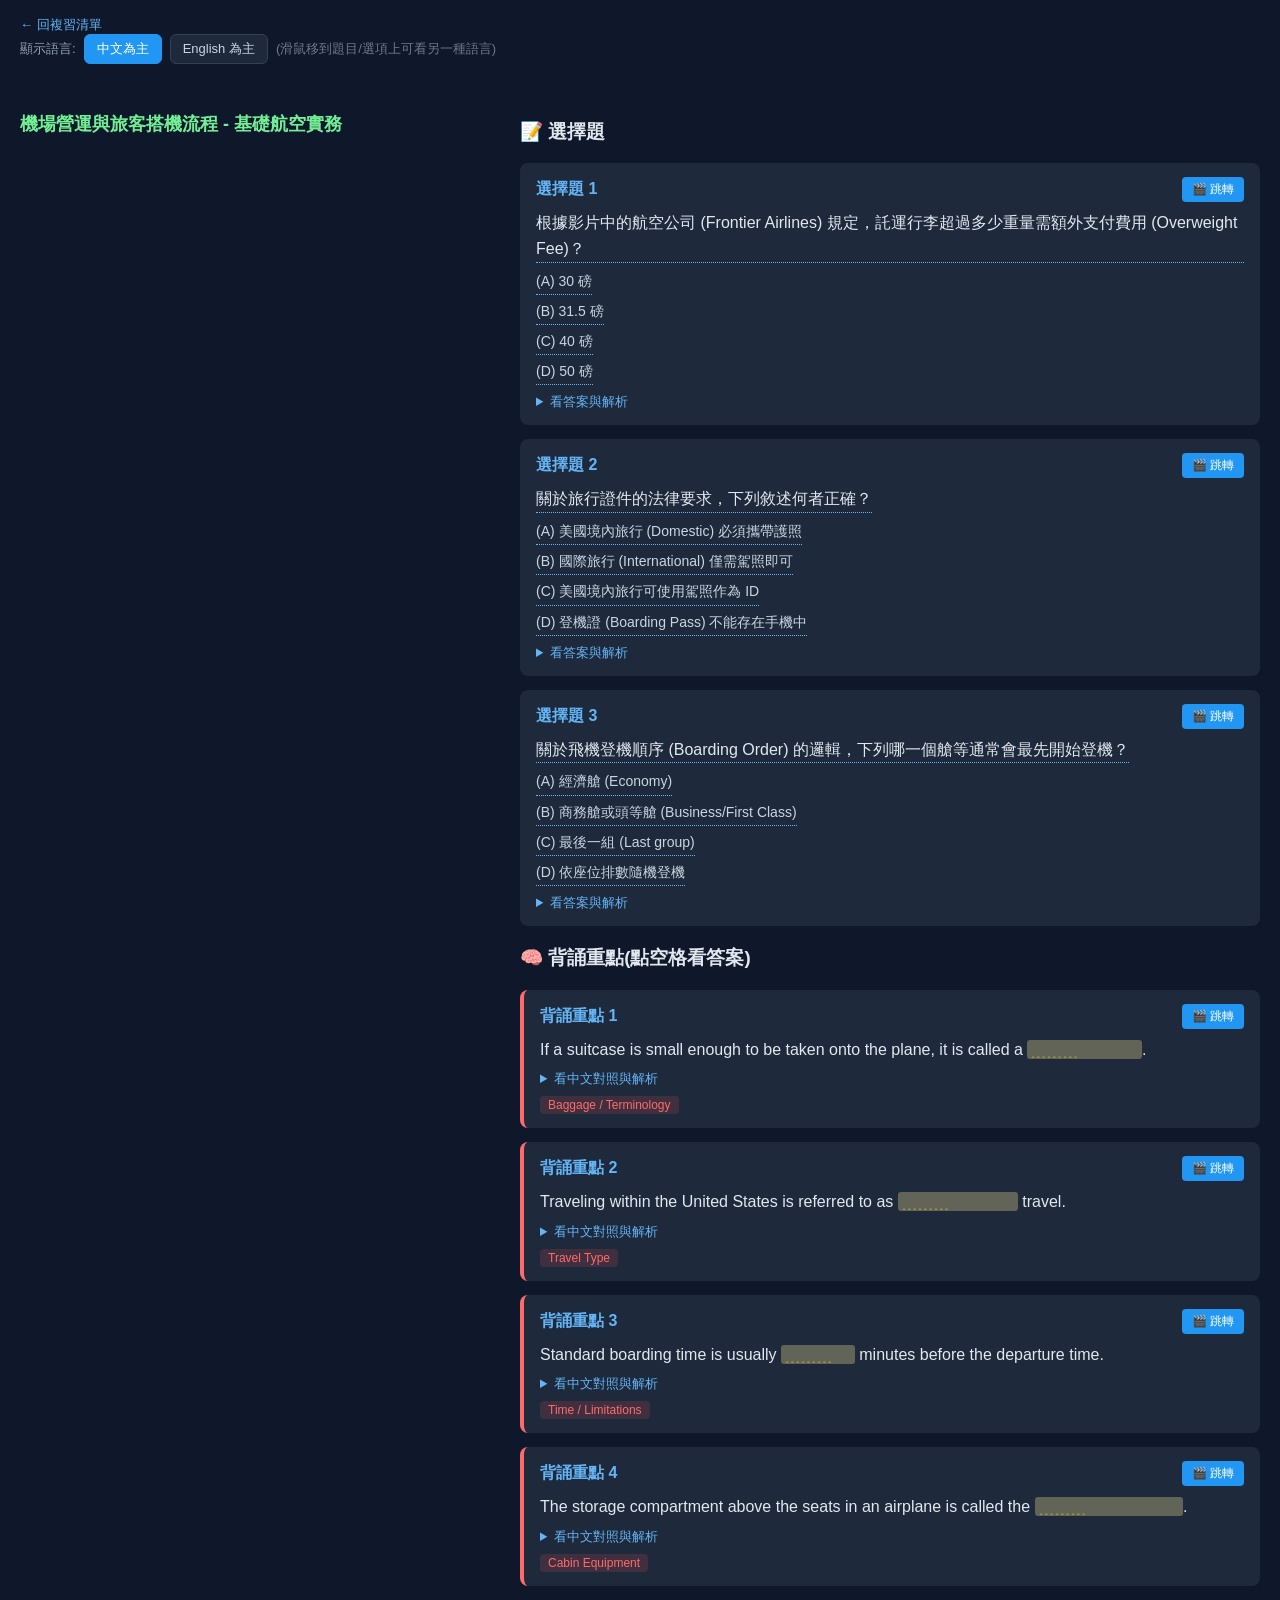
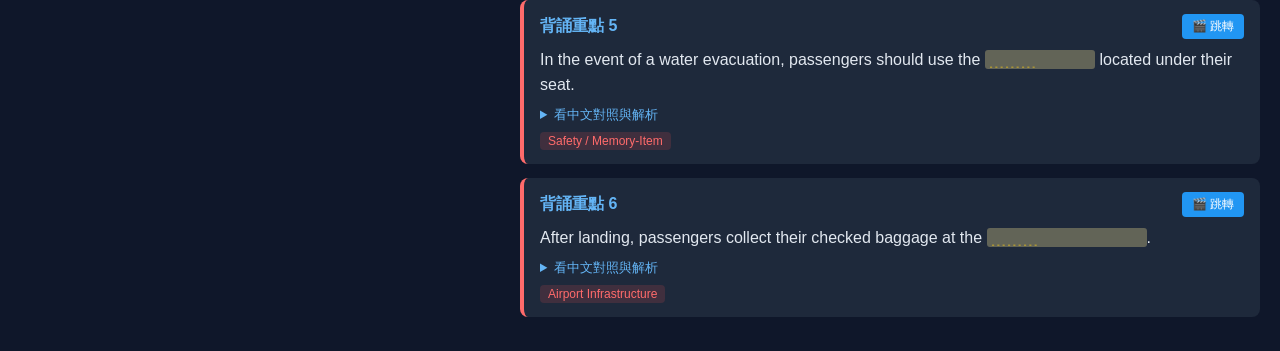
<file: online_study/W5mLt9jVYcs.html>
<!DOCTYPE html>
<html lang="zh-Hant">
<head>
<meta charset="UTF-8">
<meta name="viewport" content="width=device-width, initial-scale=1">
<title>機場營運與旅客搭機流程 - 基礎航空實務 - 線上複習</title>
<style>
  body { background:#0f172a; color:#e2e8f0; font-family:"Microsoft JhengHei",Arial,sans-serif; margin:0; }
  .layout { display:flex; gap:20px; padding:20px; align-items:flex-start; flex-wrap:wrap; }
  .player-col { position:sticky; top:20px; flex:0 0 480px; }
  .player-col iframe { width:480px; height:270px; border:0; border-radius:8px; }
  .subject { font-size:18px; font-weight:bold; margin:12px 0; color:#72ef95; }
  .list-col { flex:1; min-width:320px; }
  .qcard { background:#1e293b; border-radius:8px; padding:14px 16px; margin-bottom:14px; }
  .cloze-card { border-left:4px solid #ff6b6b; }
  .qcard-head { display:flex; justify-content:space-between; align-items:center; margin-bottom:8px; }
  .qnum { color:#64B5F6; font-weight:bold; }
  .ts-btn { background:#2196F3; color:#fff; border:none; padding:4px 10px; border-radius:4px; cursor:pointer; font-size:12px; }
  .ts-btn:hover { background:#1769aa; }
  .q-text { font-size:16px; line-height:1.6; margin-bottom:6px; }
  .q-options { color:#cbd5e1; font-size:14px; line-height:1.8; margin-bottom:6px; }
  .q-zh { color:#94a3b8; font-size:13px; margin:6px 0; }
  .explain { color:#cbd5e1; font-size:13px; margin-top:6px; }
  .tag { display:inline-block; margin-top:8px; background:rgba(250,82,82,0.15); color:#ff6b6b; padding:2px 8px; border-radius:4px; font-size:12px; }
  details { margin-top:8px; }
  summary { cursor:pointer; color:#64B5F6; font-size:13px; }
  .answer { margin-top:8px; color:#72ef95; font-weight:bold; }
  .blank { background:rgba(255,236,153,0.3); border-radius:3px; padding:1px 4px; cursor:pointer; }
  .blank .blank-inner { visibility:hidden; }
  .blank.revealed { background:rgba(255,236,153,0.7); }
  .blank.revealed .blank-inner { visibility:visible; color:#d9480f; font-weight:bold; }
  .blank:not(.revealed) .blank-inner::before { content:"﹍﹍﹍"; visibility:visible; color:#facc15; }
  h2 { margin:16px 20px 0; }

  .lang-toggle { display:flex; align-items:center; gap:8px; margin:0 20px 16px; font-size:13px; color:#94a3b8; }
  .lang-btn { background:#1e293b; color:#cbd5e1; border:1px solid #334155; padding:5px 12px; border-radius:6px; cursor:pointer; font-size:13px; }
  .lang-btn.active { background:#2196F3; color:#fff; border-color:#2196F3; }

  .hoverable { position:relative; display:block; border-bottom:1px dotted #64B5F6; cursor:help; width:fit-content; }
  .q-options .hoverable { margin-bottom:4px; }
  .hoverable .tooltip {
    display:none; position:absolute; left:0; top:100%; margin-top:6px;
    background:#0f172a; border:1px solid #64B5F6; color:#e2e8f0;
    padding:6px 10px; border-radius:6px; font-size:13px; white-space:normal;
    max-width:380px; z-index:50; box-shadow:0 4px 10px rgba(0,0,0,.4);
  }
  .hoverable:hover .tooltip { display:block; }
  a.back { display:inline-block; margin:16px 20px 0; color:#64B5F6; font-size:13px; text-decoration:none; }
</style>
</head>
<body>
<a class="back" href="./index.html">← 回複習清單</a>
<div class="lang-toggle">
  顯示語言:
  <button id="btn-zh" class="lang-btn active" onclick="setLang('zh')">中文為主</button>
  <button id="btn-en" class="lang-btn" onclick="setLang('en')">English 為主</button>
  <span style="opacity:0.7;">(滑鼠移到題目/選項上可看另一種語言)</span>
</div>
<div class="layout">
  <div class="player-col">
    <div class="subject">機場營運與旅客搭機流程 - 基礎航空實務</div>
    <div id="player"></div>
  </div>
  <div class="list-col">
    <h3>📝 選擇題</h3>
    
        <div class="qcard ">
          <div class="qcard-head"><span class="qnum">選擇題 1</span><button class="ts-btn" onclick="seekTo(171)">🎬 跳轉</button></div>
          <div class="qcard-body">
          <div class="hoverable q-text" data-zh="根據影片中的航空公司 (Frontier Airlines) 規定，託運行李超過多少重量需額外支付費用 (Overweight Fee)？" data-en="According to the airline&#x27;s rules shown in the video, what is the weight limit for checked baggage before incurring a fee?"><span class="main-text"></span><span class="tooltip"></span></div>
          <div class="q-options"><div class="hoverable q-option" data-zh="(A) 30 磅" data-en="(A) 30 lbs"><span class="main-text"></span><span class="tooltip"></span></div><div class="hoverable q-option" data-zh="(B) 31.5 磅" data-en="(B) 31.5 lbs"><span class="main-text"></span><span class="tooltip"></span></div><div class="hoverable q-option" data-zh="(C) 40 磅" data-en="(C) 40 lbs"><span class="main-text"></span><span class="tooltip"></span></div><div class="hoverable q-option" data-zh="(D) 50 磅" data-en="(D) 50 lbs"><span class="main-text"></span><span class="tooltip"></span></div></div>
          <details><summary>看答案與解析</summary>
            <div class="answer">正解:(C)</div>
            <div class="explain">影片 02:51 提到行李秤重為 31.5 磅，並說明若超過 40 磅 (40 lbs) 則需支付費用 (pay a fee)。這是低成本航空 (LCC) 常見的行李限額規定。</div>
          </details>
        </div>
        </div>
        <div class="qcard ">
          <div class="qcard-head"><span class="qnum">選擇題 2</span><button class="ts-btn" onclick="seekTo(195)">🎬 跳轉</button></div>
          <div class="qcard-body">
          <div class="hoverable q-text" data-zh="關於旅行證件的法律要求，下列敘述何者正確？" data-en="Regarding travel document requirements, which statement is correct?"><span class="main-text"></span><span class="tooltip"></span></div>
          <div class="q-options"><div class="hoverable q-option" data-zh="(A) 美國境內旅行 (Domestic) 必須攜帶護照" data-en="(A) A passport is required for domestic travel within the US"><span class="main-text"></span><span class="tooltip"></span></div><div class="hoverable q-option" data-zh="(B) 國際旅行 (International) 僅需駕照即可" data-en="(B) A driver&#x27;s license is sufficient for international travel"><span class="main-text"></span><span class="tooltip"></span></div><div class="hoverable q-option" data-zh="(C) 美國境內旅行可使用駕照作為 ID" data-en="(C) A driver&#x27;s license can be used as ID for domestic travel"><span class="main-text"></span><span class="tooltip"></span></div><div class="hoverable q-option" data-zh="(D) 登機證 (Boarding Pass) 不能存在手機中" data-en="(D) A boarding pass cannot be stored on a mobile phone"><span class="main-text"></span><span class="tooltip"></span></div></div>
          <details><summary>看答案與解析</summary>
            <div class="answer">正解:(C)</div>
            <div class="explain">影片 03:15 提到 Domestic travel (境內旅行) 僅需駕照 (Driver&#x27;s license)，而 International travel (國際旅行) 才必須使用護照 (Passport)。</div>
          </details>
        </div>
        </div>
        <div class="qcard ">
          <div class="qcard-head"><span class="qnum">選擇題 3</span><button class="ts-btn" onclick="seekTo(613)">🎬 跳轉</button></div>
          <div class="qcard-body">
          <div class="hoverable q-text" data-zh="關於飛機登機順序 (Boarding Order) 的邏輯，下列哪一個艙等通常會最先開始登機？" data-en="Regarding the aircraft boarding logic, which class typically boards first?"><span class="main-text"></span><span class="tooltip"></span></div>
          <div class="q-options"><div class="hoverable q-option" data-zh="(A) 經濟艙 (Economy)" data-en="(A) Economy class"><span class="main-text"></span><span class="tooltip"></span></div><div class="hoverable q-option" data-zh="(B) 商務艙或頭等艙 (Business/First Class)" data-en="(B) Business or First class"><span class="main-text"></span><span class="tooltip"></span></div><div class="hoverable q-option" data-zh="(C) 最後一組 (Last group)" data-en="(C) The last group"><span class="main-text"></span><span class="tooltip"></span></div><div class="hoverable q-option" data-zh="(D) 依座位排數隨機登機" data-en="(D) Randomly by seat number"><span class="main-text"></span><span class="tooltip"></span></div></div>
          <details><summary>看答案與解析</summary>
            <div class="answer">正解:(B)</div>
            <div class="explain">影片 10:13 說明，頭等艙 (First class) 或商務艙 (Business class) 是第一批登機的群組，而經濟艙 (Economy) 則依群組序號後續登機。</div>
          </details>
        </div>
        </div>
    <h3>🧠 背誦重點(點空格看答案)</h3>
    
        <div class="qcard cloze-card">
          <div class="qcard-head"><span class="qnum">背誦重點 1</span><button class="ts-btn" onclick="seekTo(98)">🎬 跳轉</button></div>
          <div class="qcard-body">
          <div class="q-text">If a suitcase is small enough to be taken onto the plane, it is called a <span class="blank" onclick="this.classList.add('revealed')"><span class="blank-inner">carry-on</span></span>.</div>
          <details><summary>看中文對照與解析</summary>
            <div class="q-zh">如果行李箱小到可以直接帶上飛機，它被稱為「登機箱」。</div>
            <div class="explain">登機箱 (Carry-on) 與個人物品 (Personal item) 需符合航空公司尺寸限制以放入 Overhead bin 或座位下方。</div>
          </details>
          <div class="tag">Baggage / Terminology</div>
        </div>
        </div>
        <div class="qcard cloze-card">
          <div class="qcard-head"><span class="qnum">背誦重點 2</span><button class="ts-btn" onclick="seekTo(197)">🎬 跳轉</button></div>
          <div class="qcard-body">
          <div class="q-text">Traveling within the United States is referred to as <span class="blank" onclick="this.classList.add('revealed')"><span class="blank-inner">domestic</span></span> travel.</div>
          <details><summary>看中文對照與解析</summary>
            <div class="q-zh">在美國境內的旅行被稱為「國內」旅行。</div>
            <div class="explain">國內航線與國際航線在證件審查 (Customs/Immigration) 的流程上有本質上的不同。</div>
          </details>
          <div class="tag">Travel Type</div>
        </div>
        </div>
        <div class="qcard cloze-card">
          <div class="qcard-head"><span class="qnum">背誦重點 3</span><button class="ts-btn" onclick="seekTo(522)">🎬 跳轉</button></div>
          <div class="qcard-body">
          <div class="q-text">Standard boarding time is usually <span class="blank" onclick="this.classList.add('revealed')"><span class="blank-inner">30</span></span> minutes before the departure time.</div>
          <details><summary>看中文對照與解析</summary>
            <div class="q-zh">標準登機時間通常是在飛機起飛前 30 分鐘。</div>
            <div class="explain">登機時間 (Boarding Time) 早於起飛時間 (Departure Time)，旅客需提前抵達 Gate 以確保準時關閉艙門。</div>
          </details>
          <div class="tag">Time / Limitations</div>
        </div>
        </div>
        <div class="qcard cloze-card">
          <div class="qcard-head"><span class="qnum">背誦重點 4</span><button class="ts-btn" onclick="seekTo(648)">🎬 跳轉</button></div>
          <div class="qcard-body">
          <div class="q-text">The storage compartment above the seats in an airplane is called the <span class="blank" onclick="this.classList.add('revealed')"><span class="blank-inner">overhead bin</span></span>.</div>
          <details><summary>看中文對照與解析</summary>
            <div class="q-zh">飛機座位上方用來存放物品的空間稱為「上方行李箱」。</div>
            <div class="explain">這是空服員 (Flight Attendant) 在登機期間需檢查並確保關閉的安全區域。</div>
          </details>
          <div class="tag">Cabin Equipment</div>
        </div>
        </div>
        <div class="qcard cloze-card">
          <div class="qcard-head"><span class="qnum">背誦重點 5</span><button class="ts-btn" onclick="seekTo(665)">🎬 跳轉</button></div>
          <div class="qcard-body">
          <div class="q-text">In the event of a water evacuation, passengers should use the <span class="blank" onclick="this.classList.add('revealed')"><span class="blank-inner">life vest</span></span> located under their seat.</div>
          <details><summary>看中文對照與解析</summary>
            <div class="q-zh">在水上撤離的情況下，乘客應使用位於座位下方的「救生衣」。</div>
            <div class="explain">這是飛機安全演示 (Safety Demo) 的關鍵項目，由客艙組員示範穿戴程序。</div>
          </details>
          <div class="tag">Safety / Memory-Item</div>
        </div>
        </div>
        <div class="qcard cloze-card">
          <div class="qcard-head"><span class="qnum">背誦重點 6</span><button class="ts-btn" onclick="seekTo(774)">🎬 跳轉</button></div>
          <div class="qcard-body">
          <div class="q-text">After landing, passengers collect their checked baggage at the <span class="blank" onclick="this.classList.add('revealed')"><span class="blank-inner">baggage claim</span></span>.</div>
          <details><summary>看中文對照與解析</summary>
            <div class="q-zh">飛機落地後，乘客在「行李領取處」領取託運行李。</div>
            <div class="explain">這是旅客抵達流程 (Arrivals) 的最後步驟，涉及轉盤行李分揀系統。</div>
          </details>
          <div class="tag">Airport Infrastructure</div>
        </div>
        </div>
  </div>
</div>

<script src="https://www.youtube.com/iframe_api"></script>
<script>
  var player;
  var primaryLang = 'zh';
  var embedBlocked = false;
  var VIDEO_ID = 'W5mLt9jVYcs';

  function onYouTubeIframeAPIReady() {
    player = new YT.Player('player', {
      height: '270',
      width: '480',
      videoId: VIDEO_ID,
      playerVars: { 'playsinline': 1, 'origin': window.location.origin },
      events: { 'onError': onPlayerError }
    });
  }
  function onPlayerError(event) {
    // 101 / 150 = 影片擁有者禁止嵌入播放,100 = 影片不存在或設為私人,5 = HTML5播放器錯誤
    if ([101, 150, 100, 5].indexOf(event.data) !== -1) {
      embedBlocked = true;
    }
  }
  function seekTo(seconds) {
    if (embedBlocked || !player || !player.seekTo) {
      window.open('https://www.youtube.com/watch?v=' + VIDEO_ID + '&t=' + seconds + 's', '_blank');
      return;
    }
    player.seekTo(seconds, true);
    player.playVideo();
  }

  function applyLang() {
    var otherLang = primaryLang === 'zh' ? 'en' : 'zh';
    document.querySelectorAll('.hoverable').forEach(function(el) {
      var mainEl = el.querySelector('.main-text');
      var tipEl = el.querySelector('.tooltip');
      mainEl.textContent = el.dataset[primaryLang] || '';
      tipEl.textContent = el.dataset[otherLang] || '';
    });
  }

  function setLang(lang) {
    primaryLang = lang;
    document.getElementById('btn-zh').classList.toggle('active', lang === 'zh');
    document.getElementById('btn-en').classList.toggle('active', lang === 'en');
    applyLang();
  }

  document.addEventListener('DOMContentLoaded', applyLang);
</script>
</body>
</html>
</file>
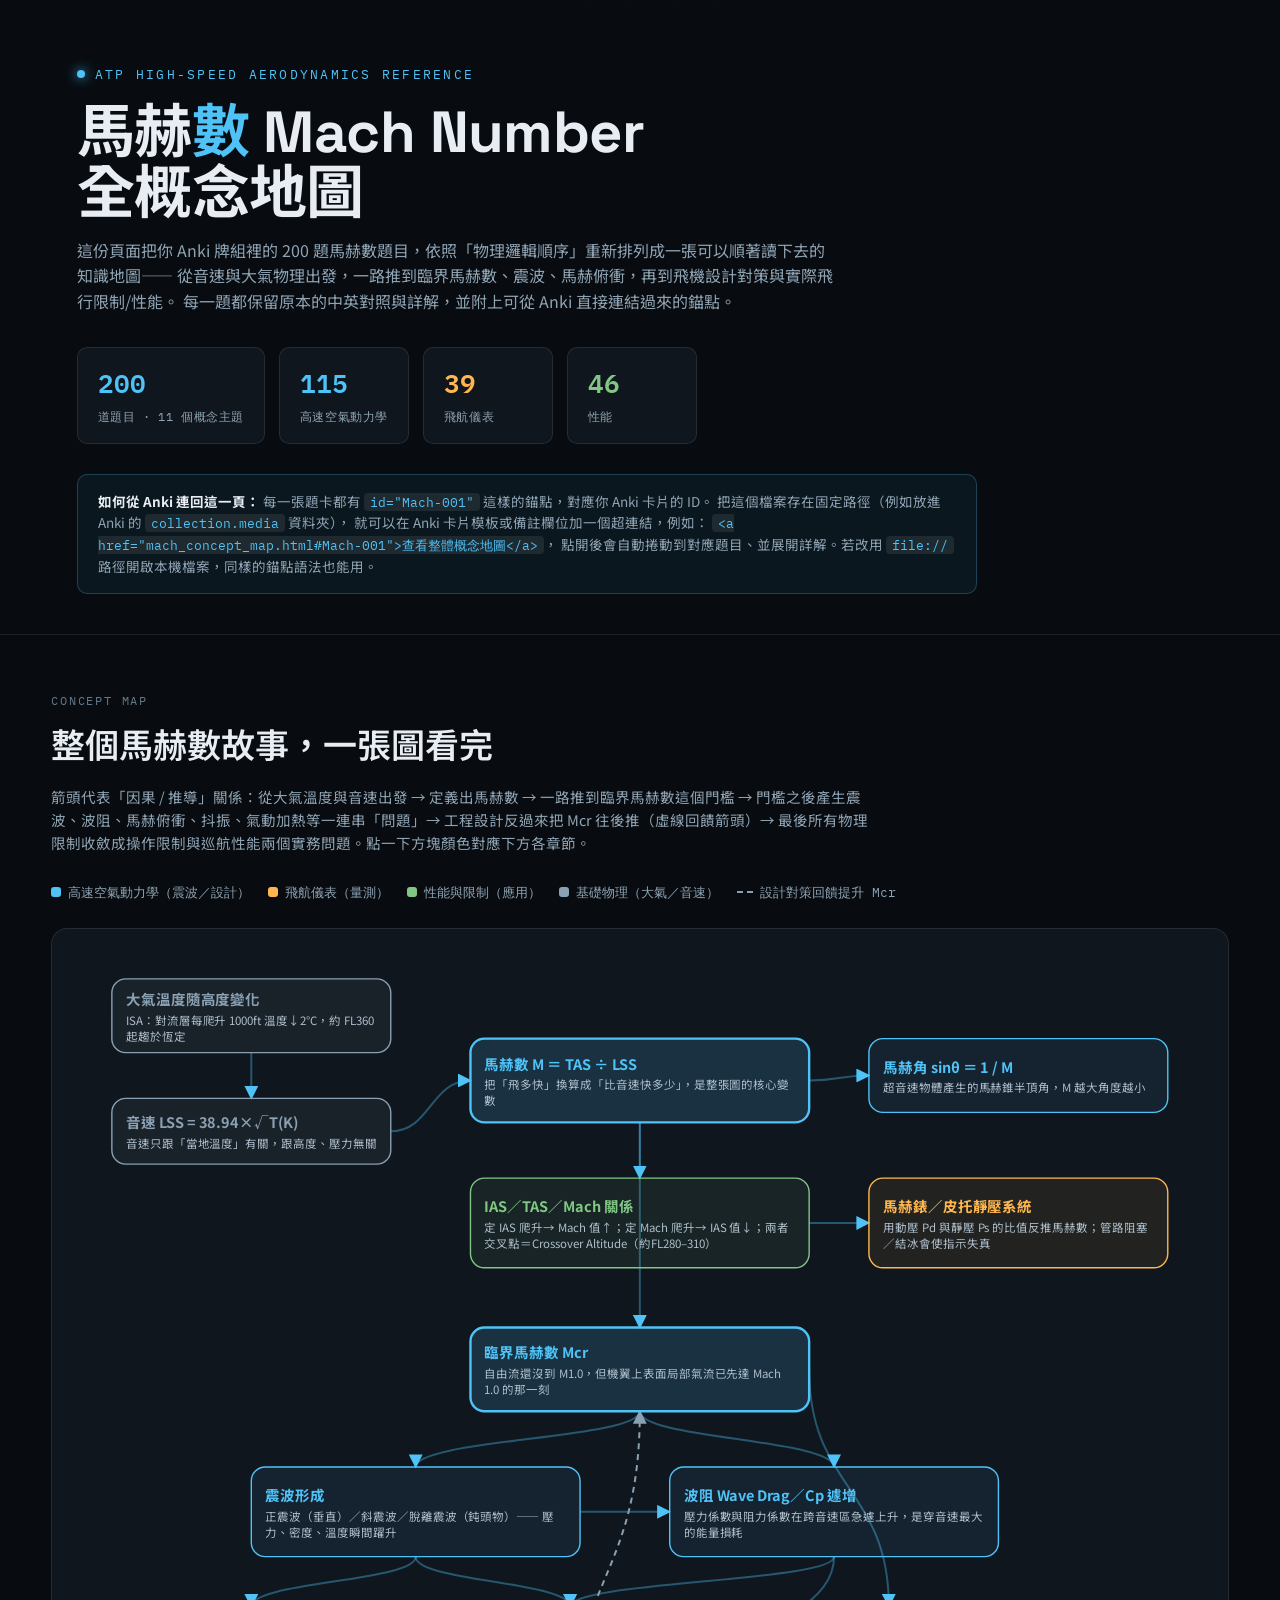
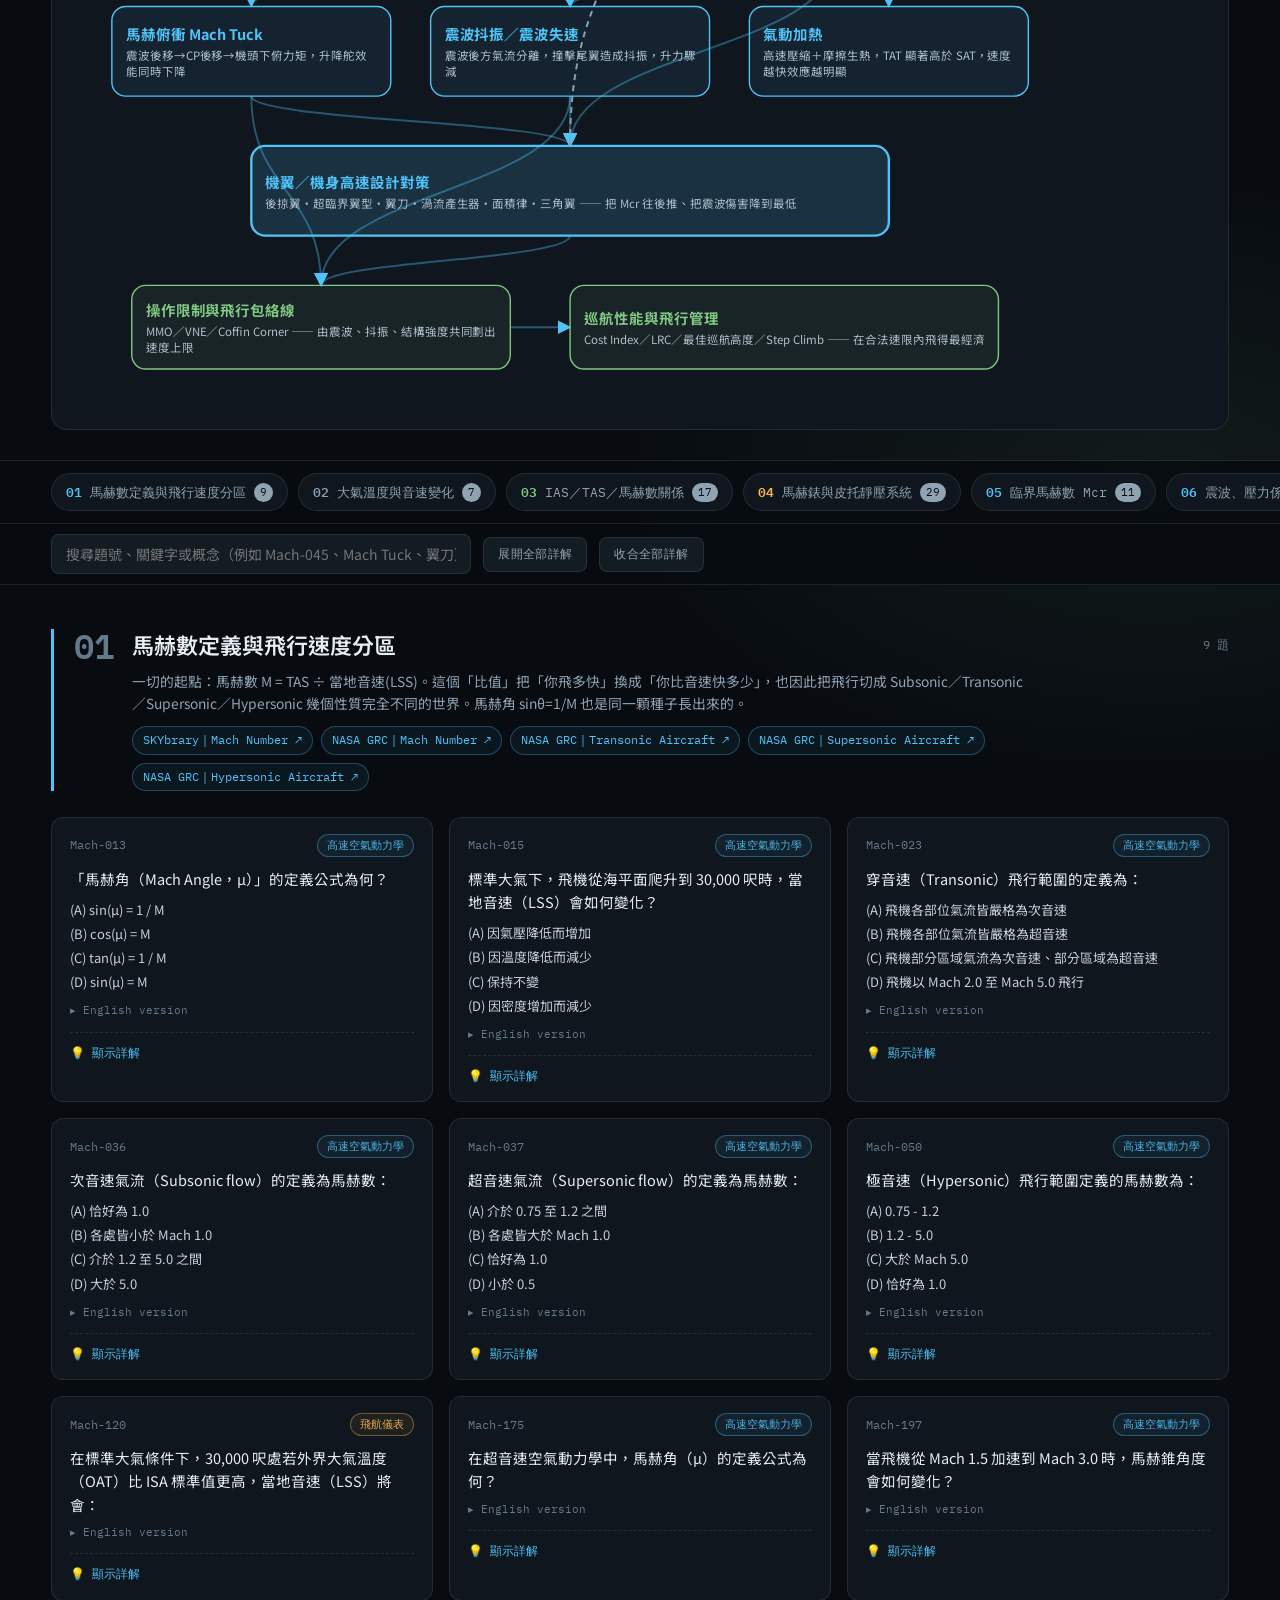
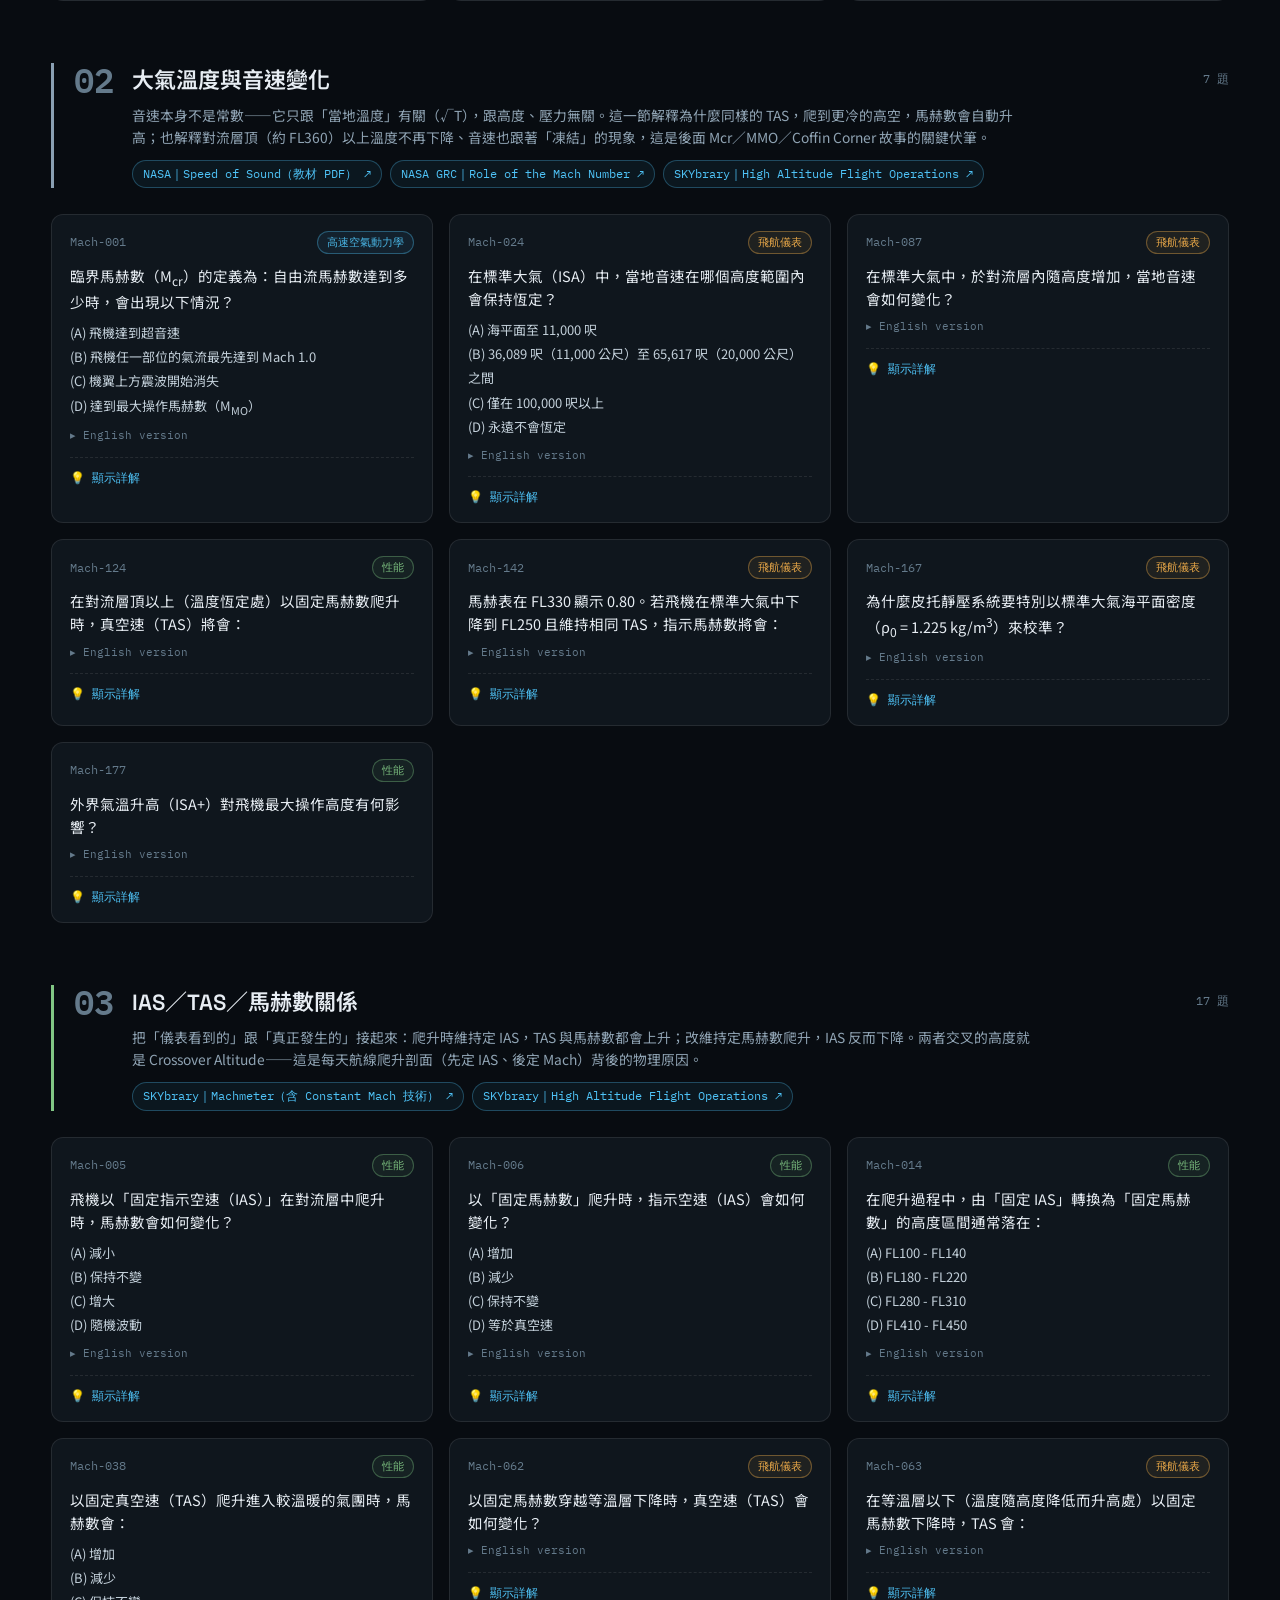
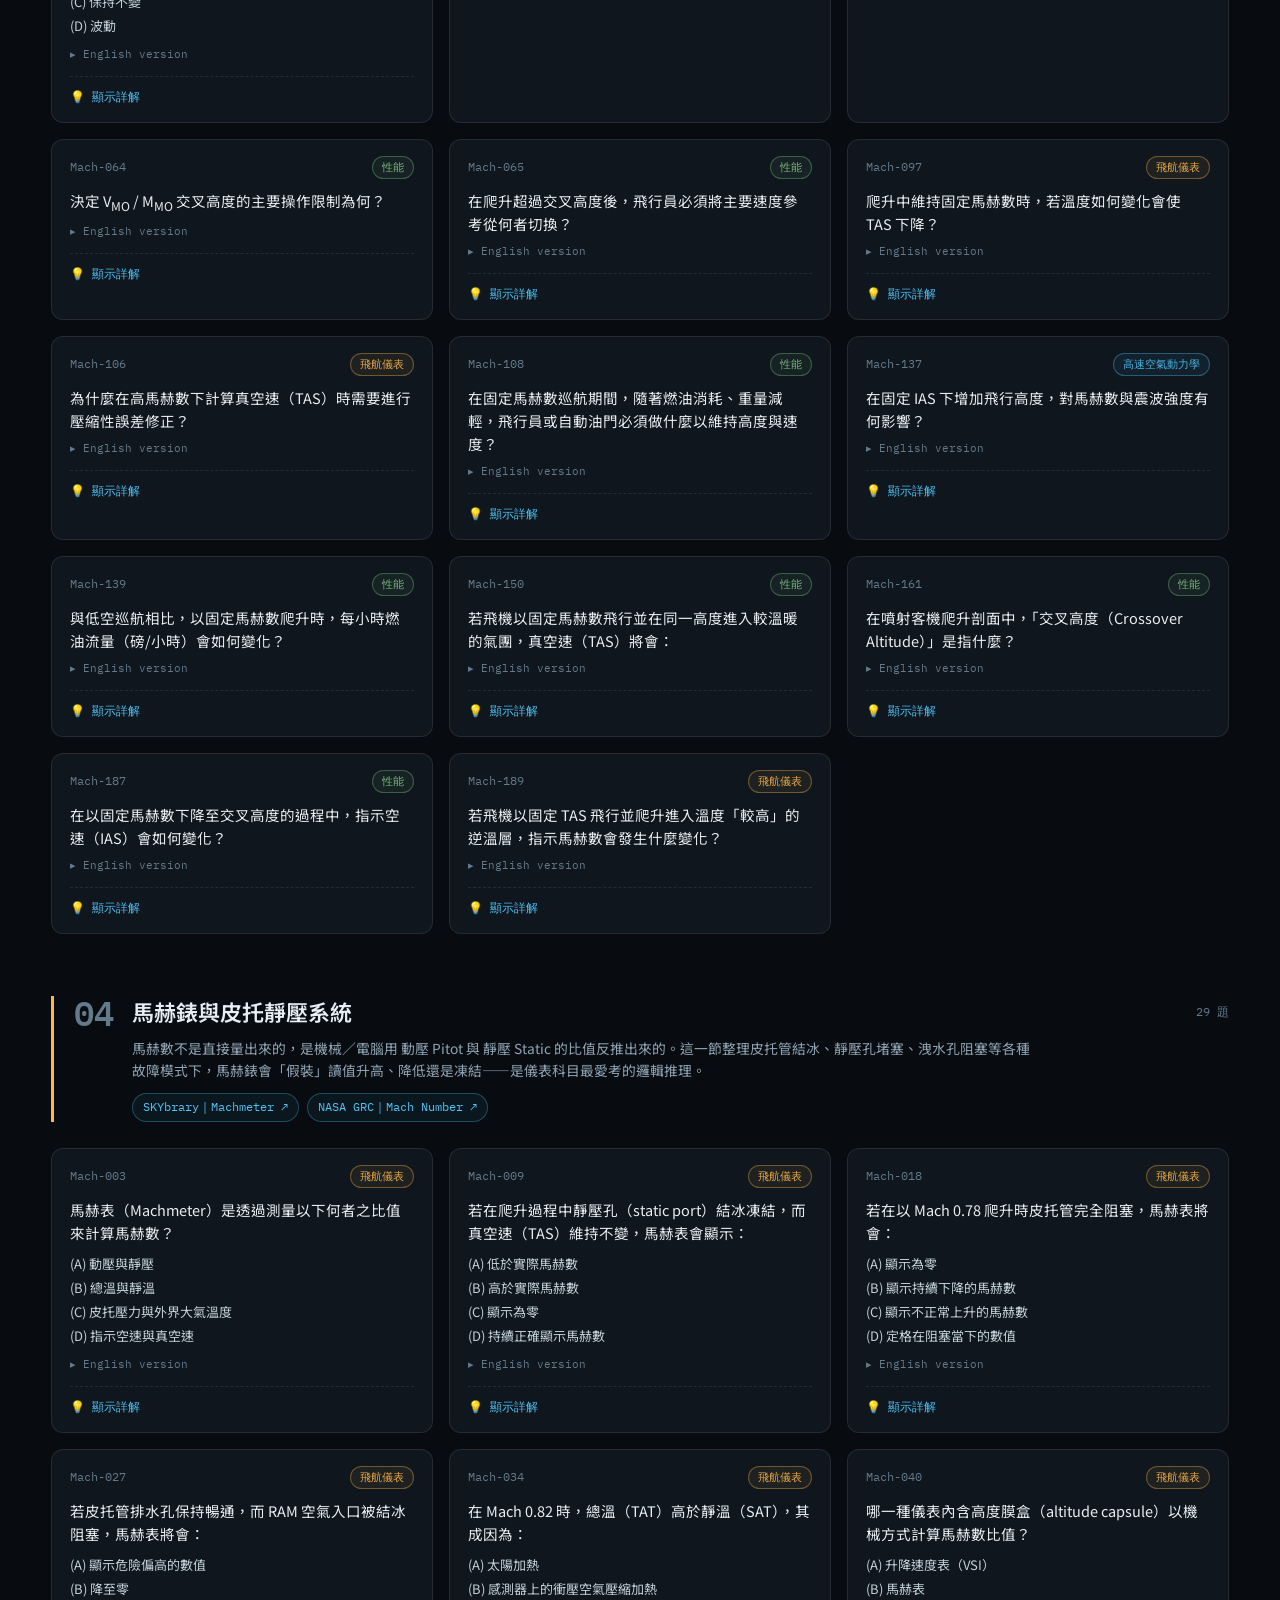
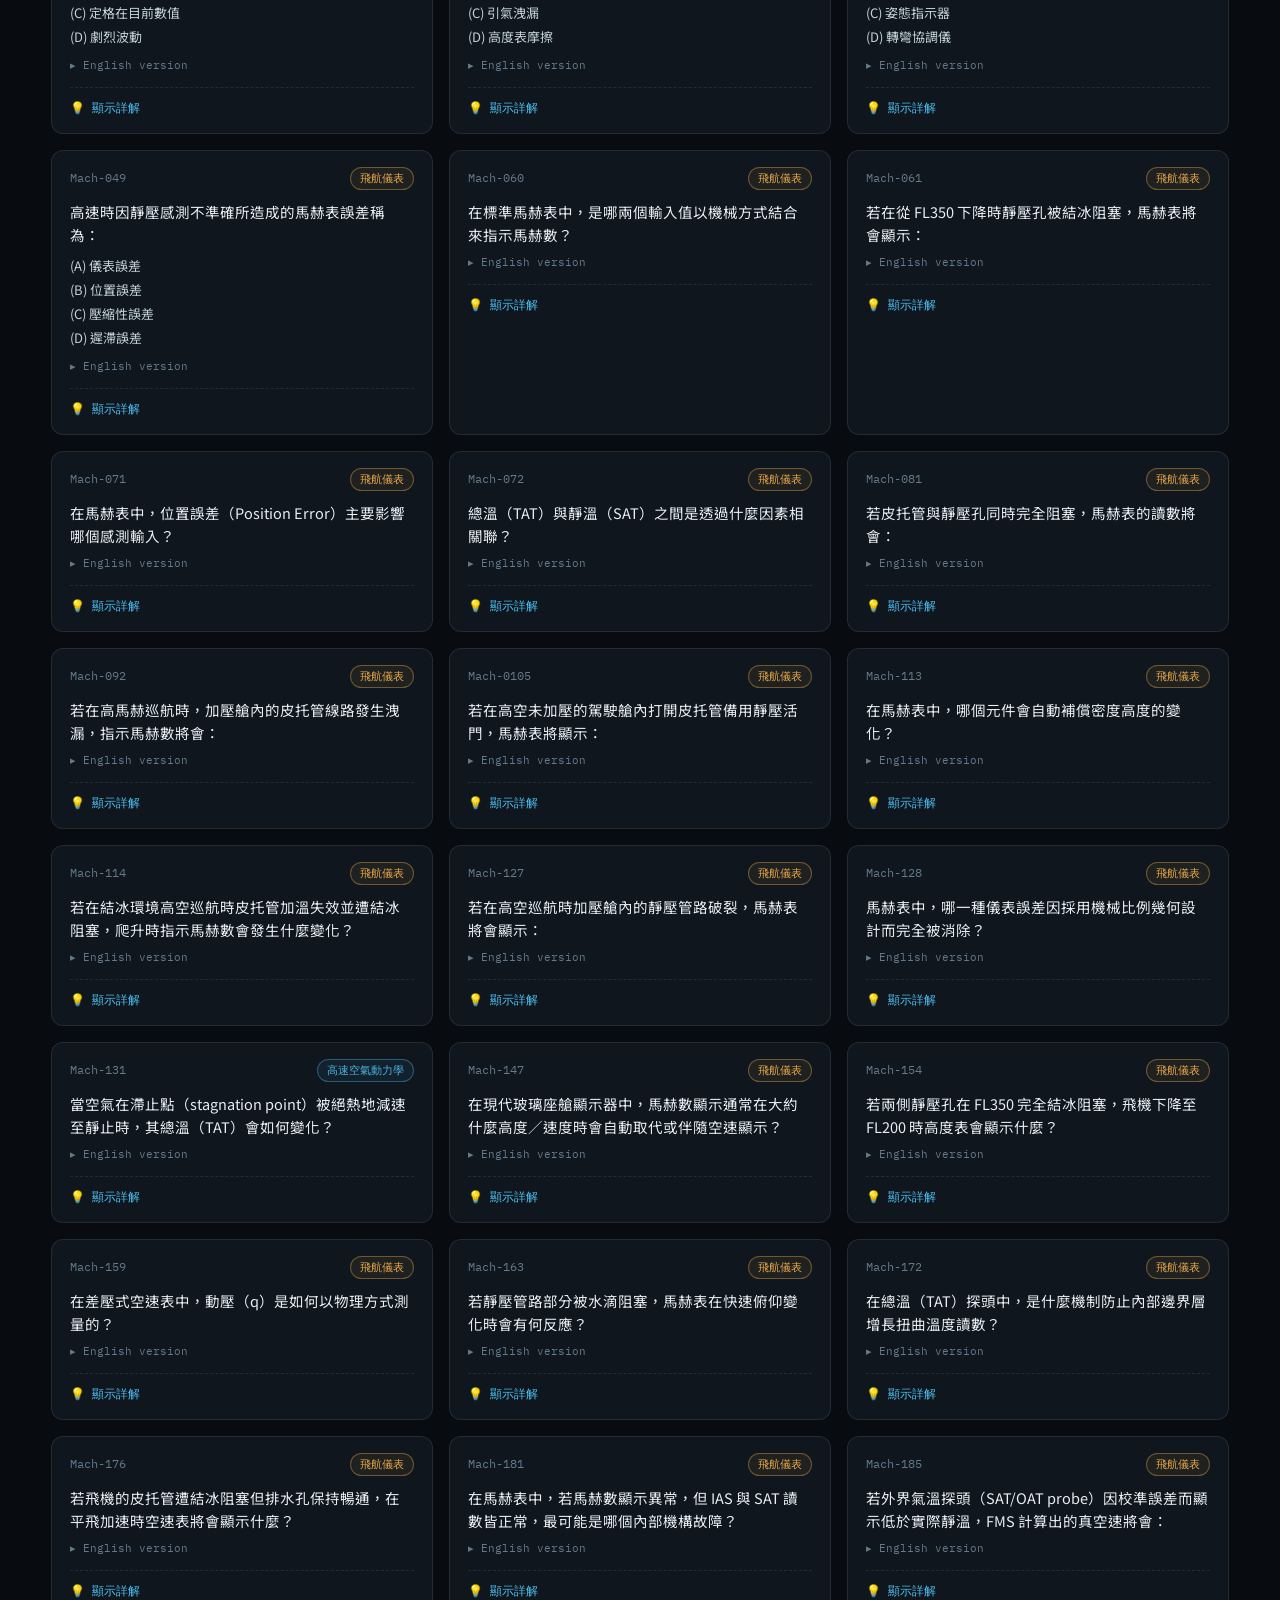
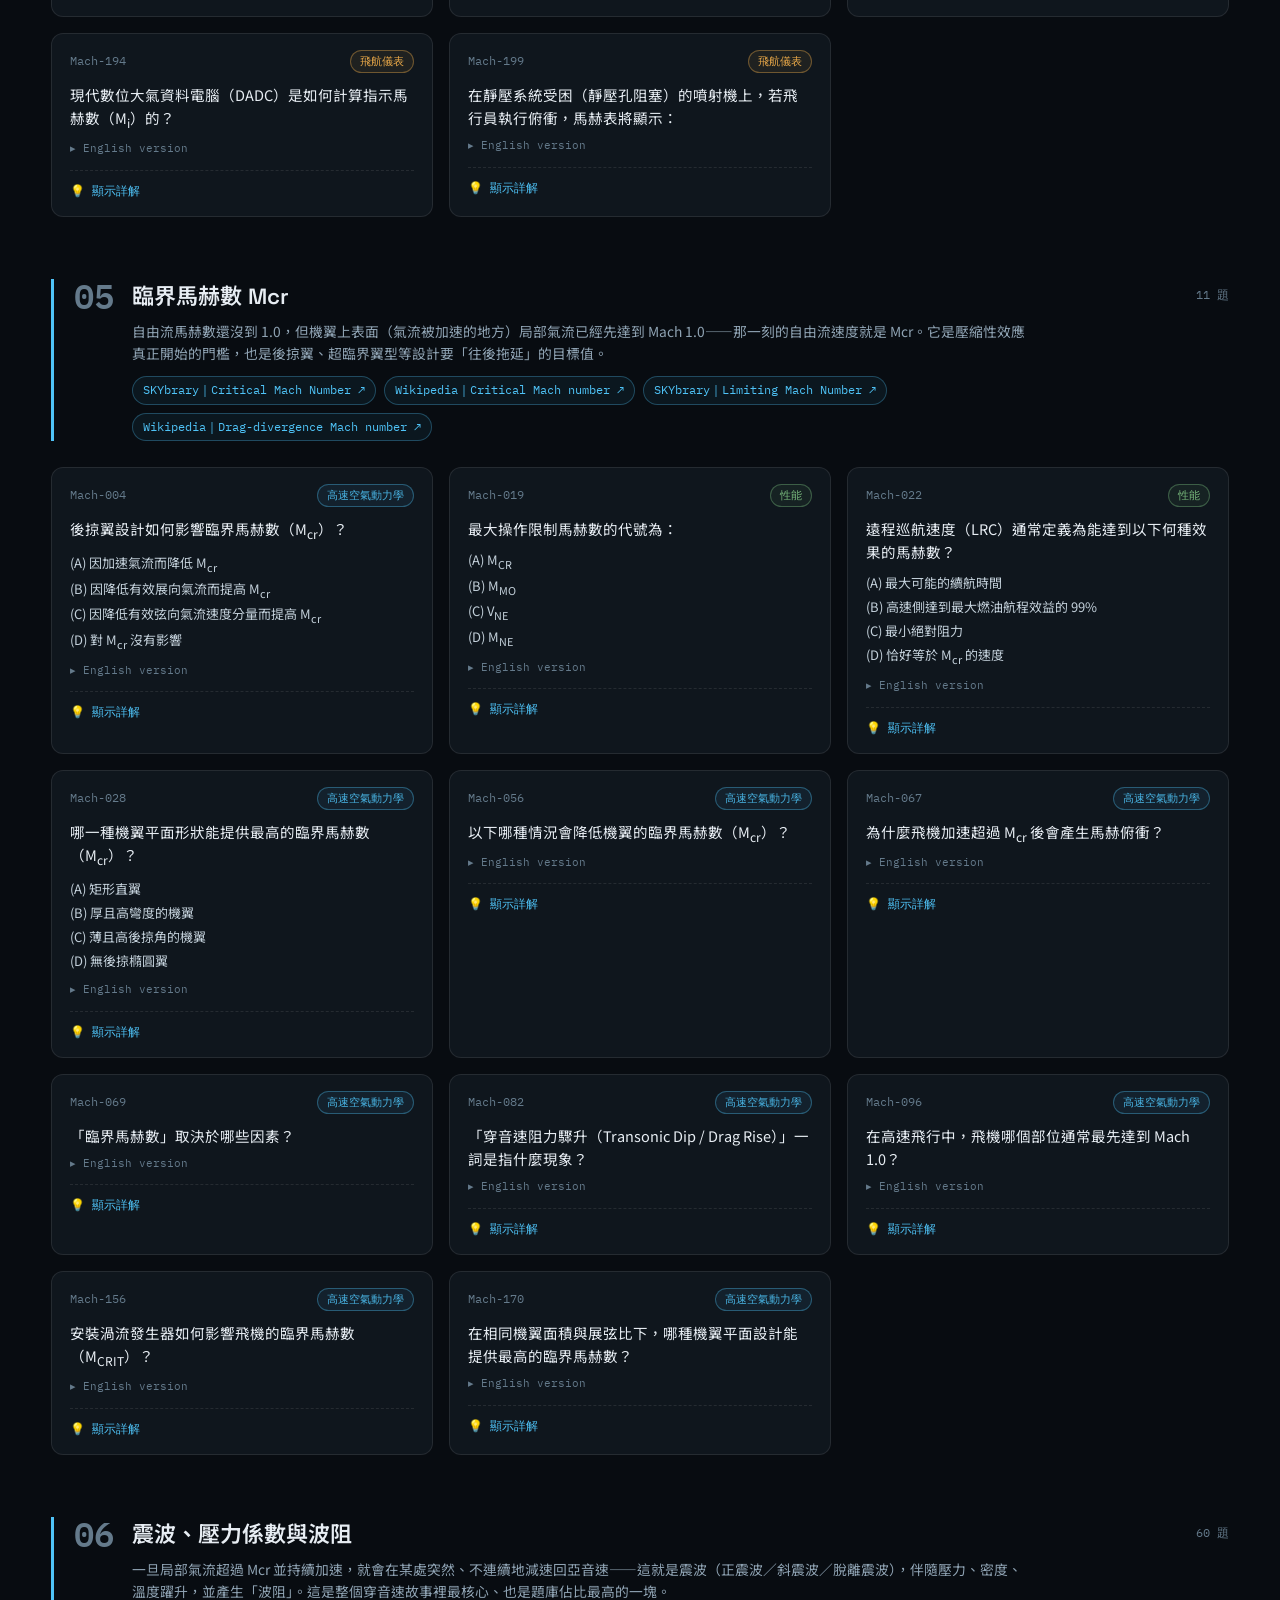
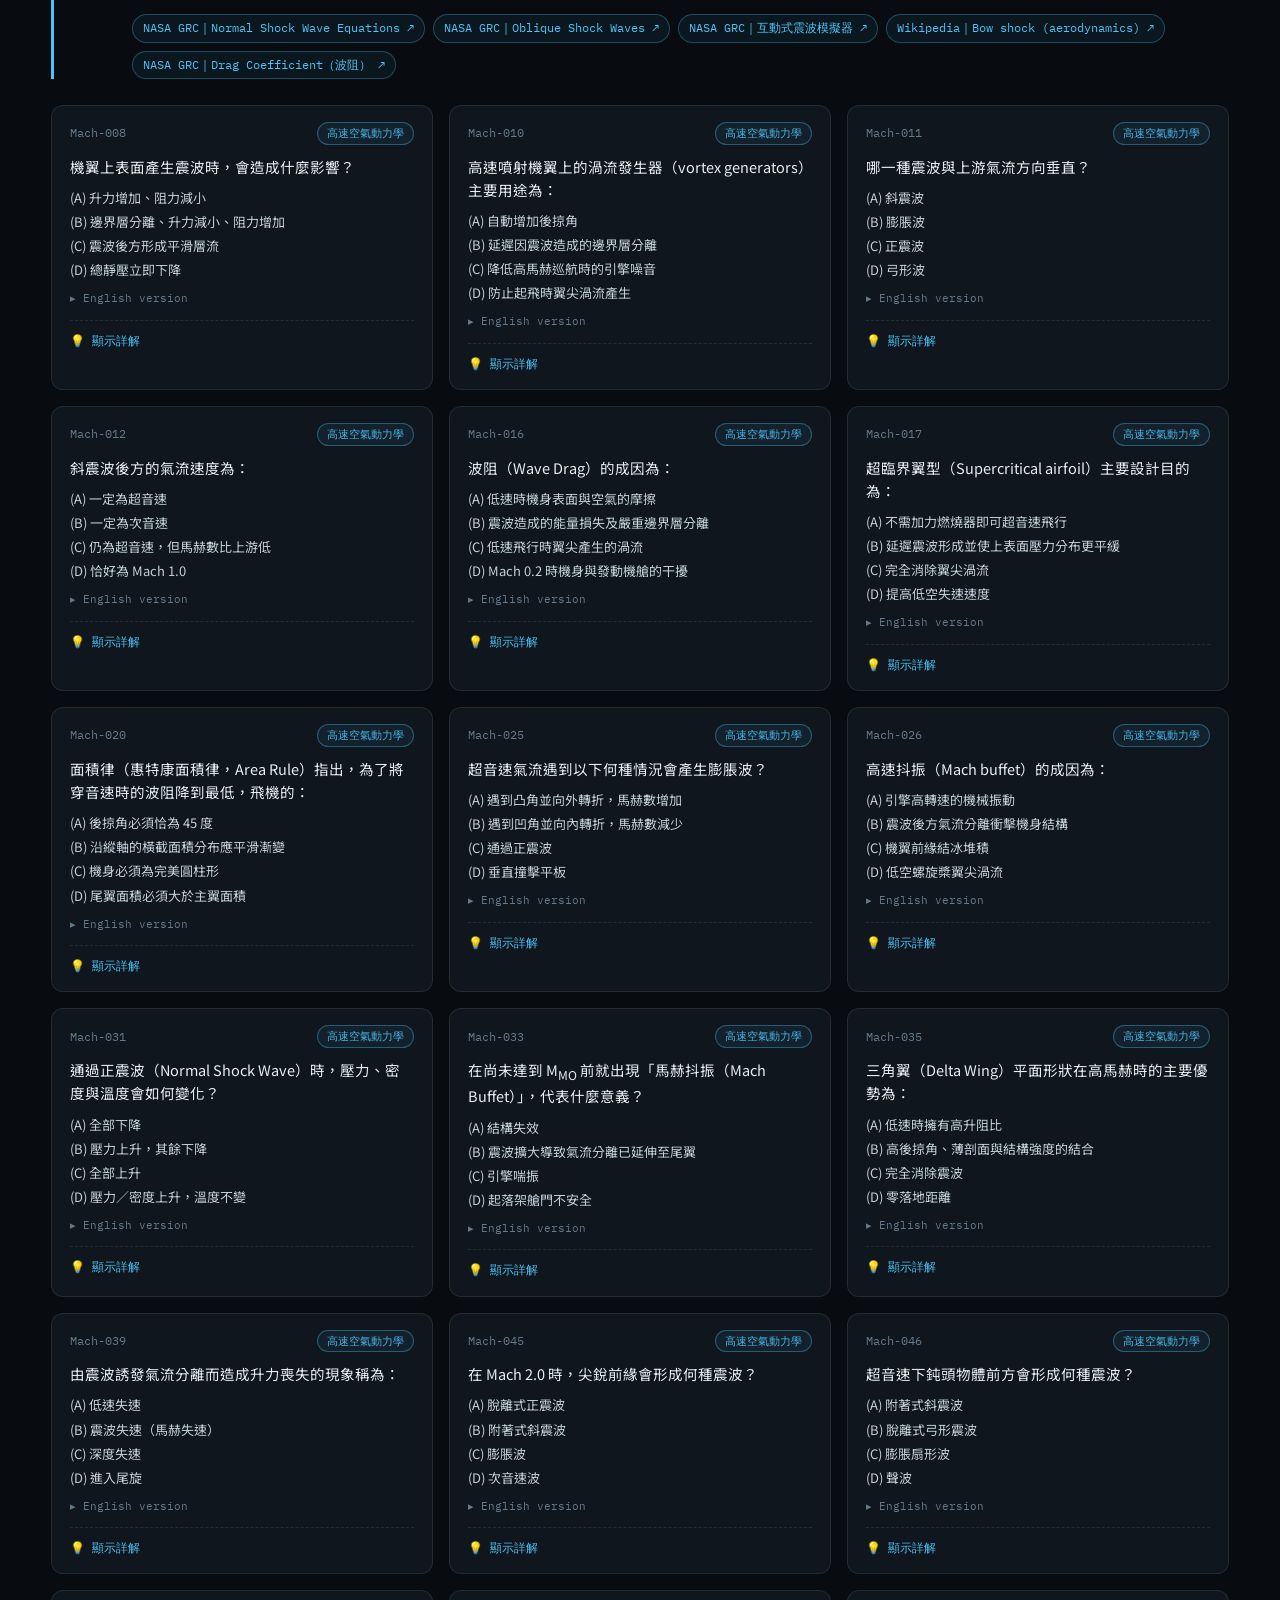
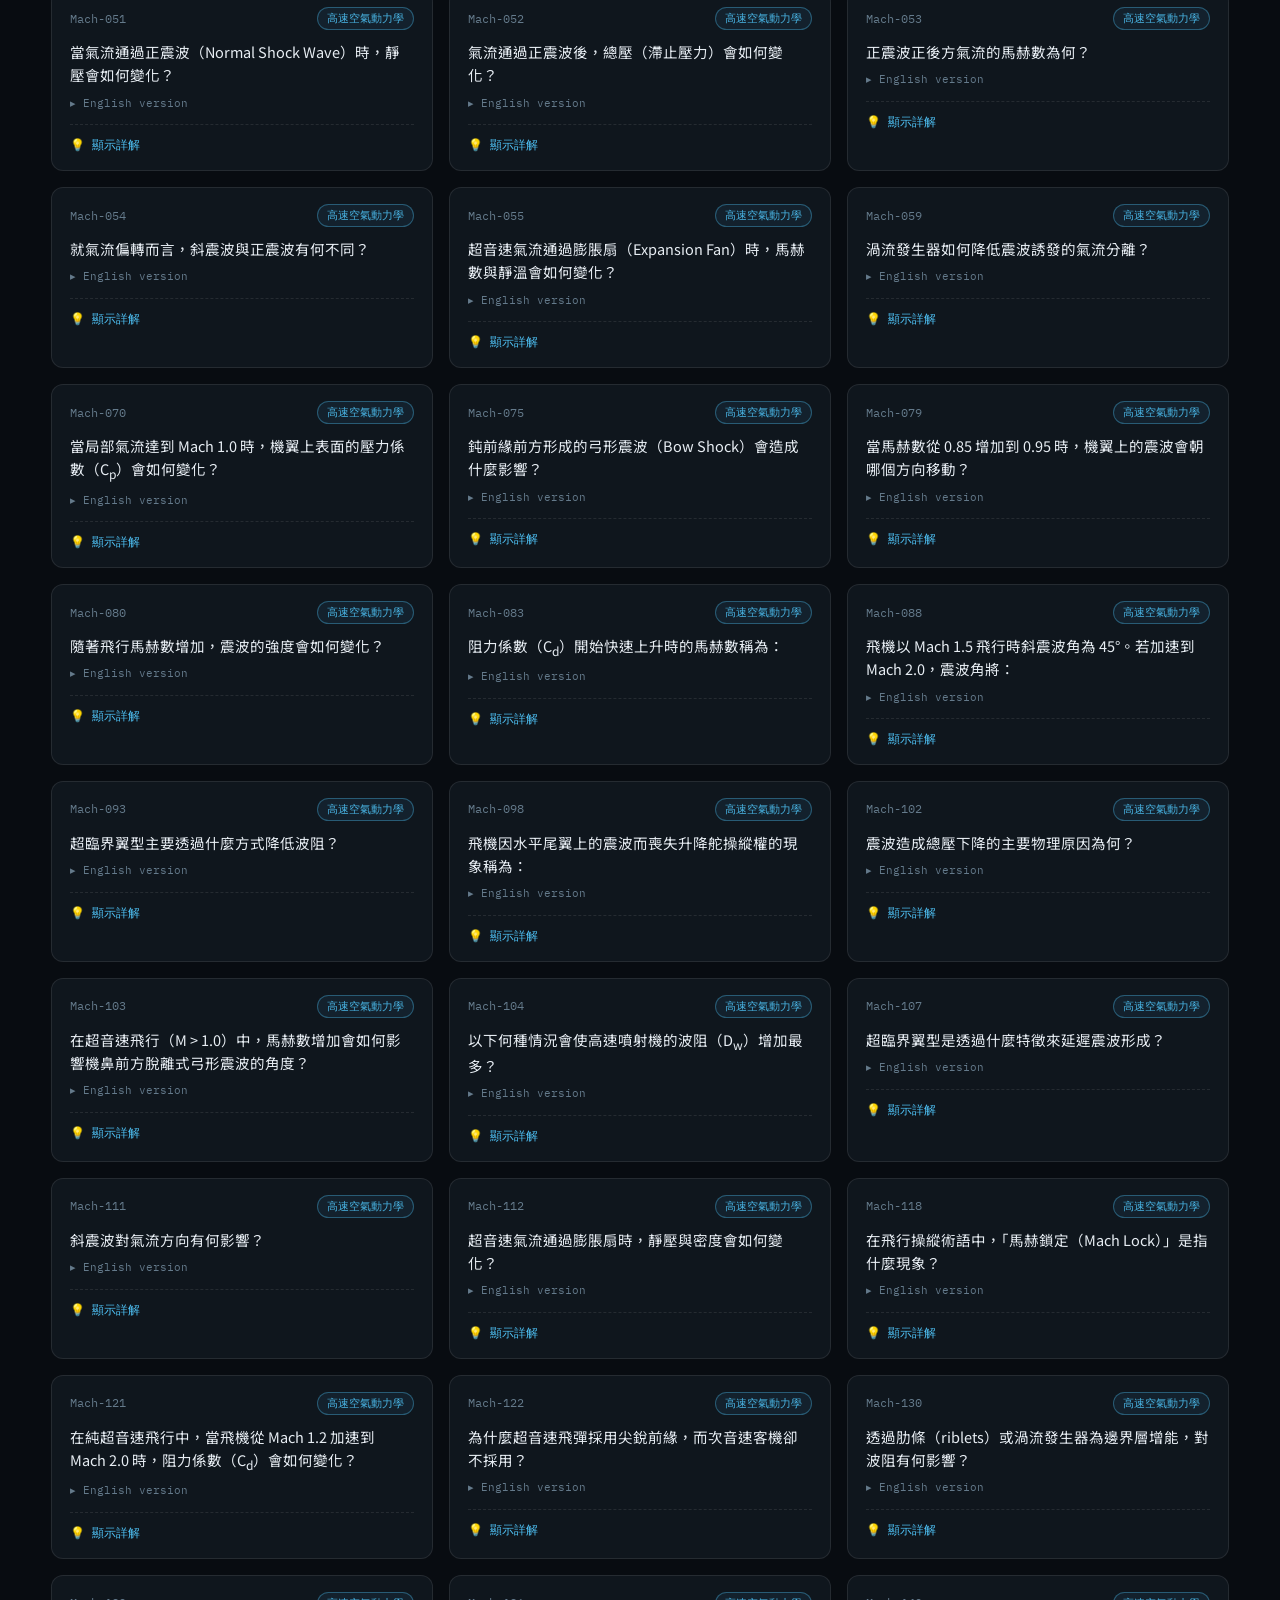
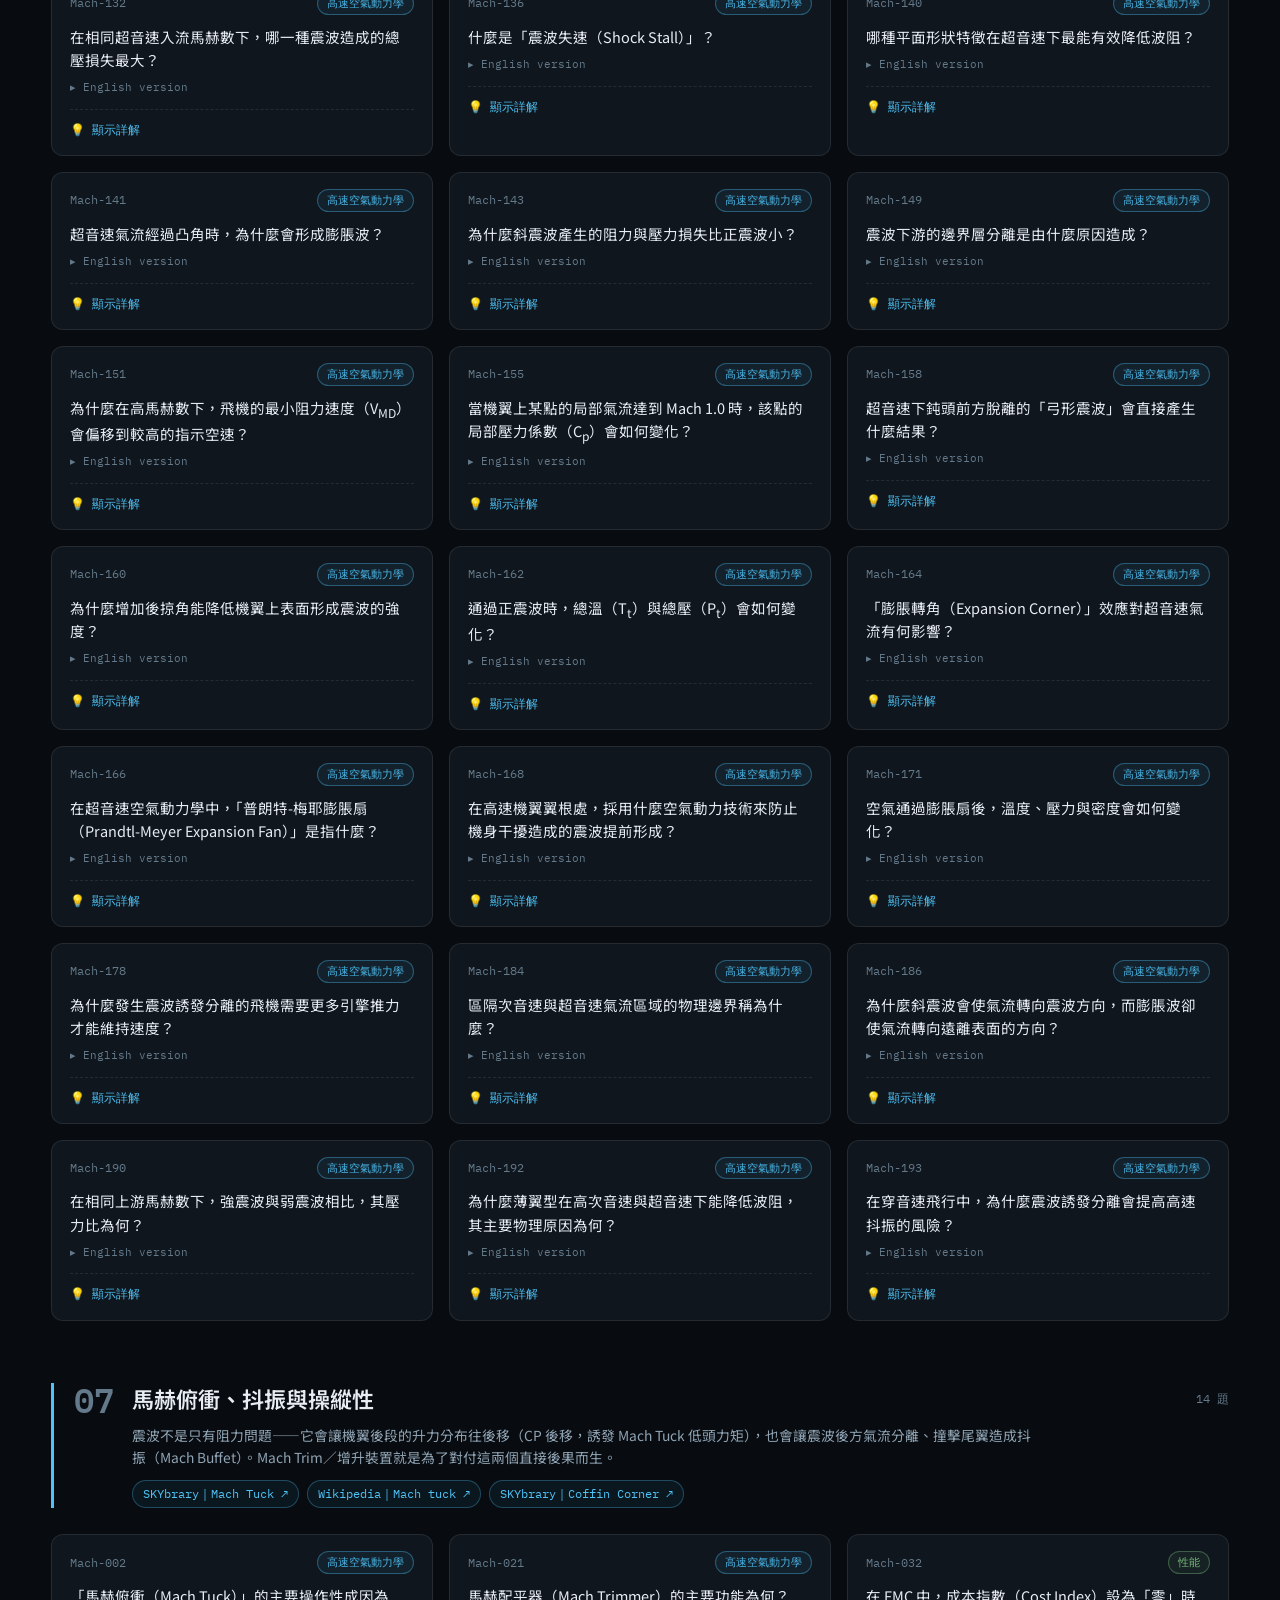
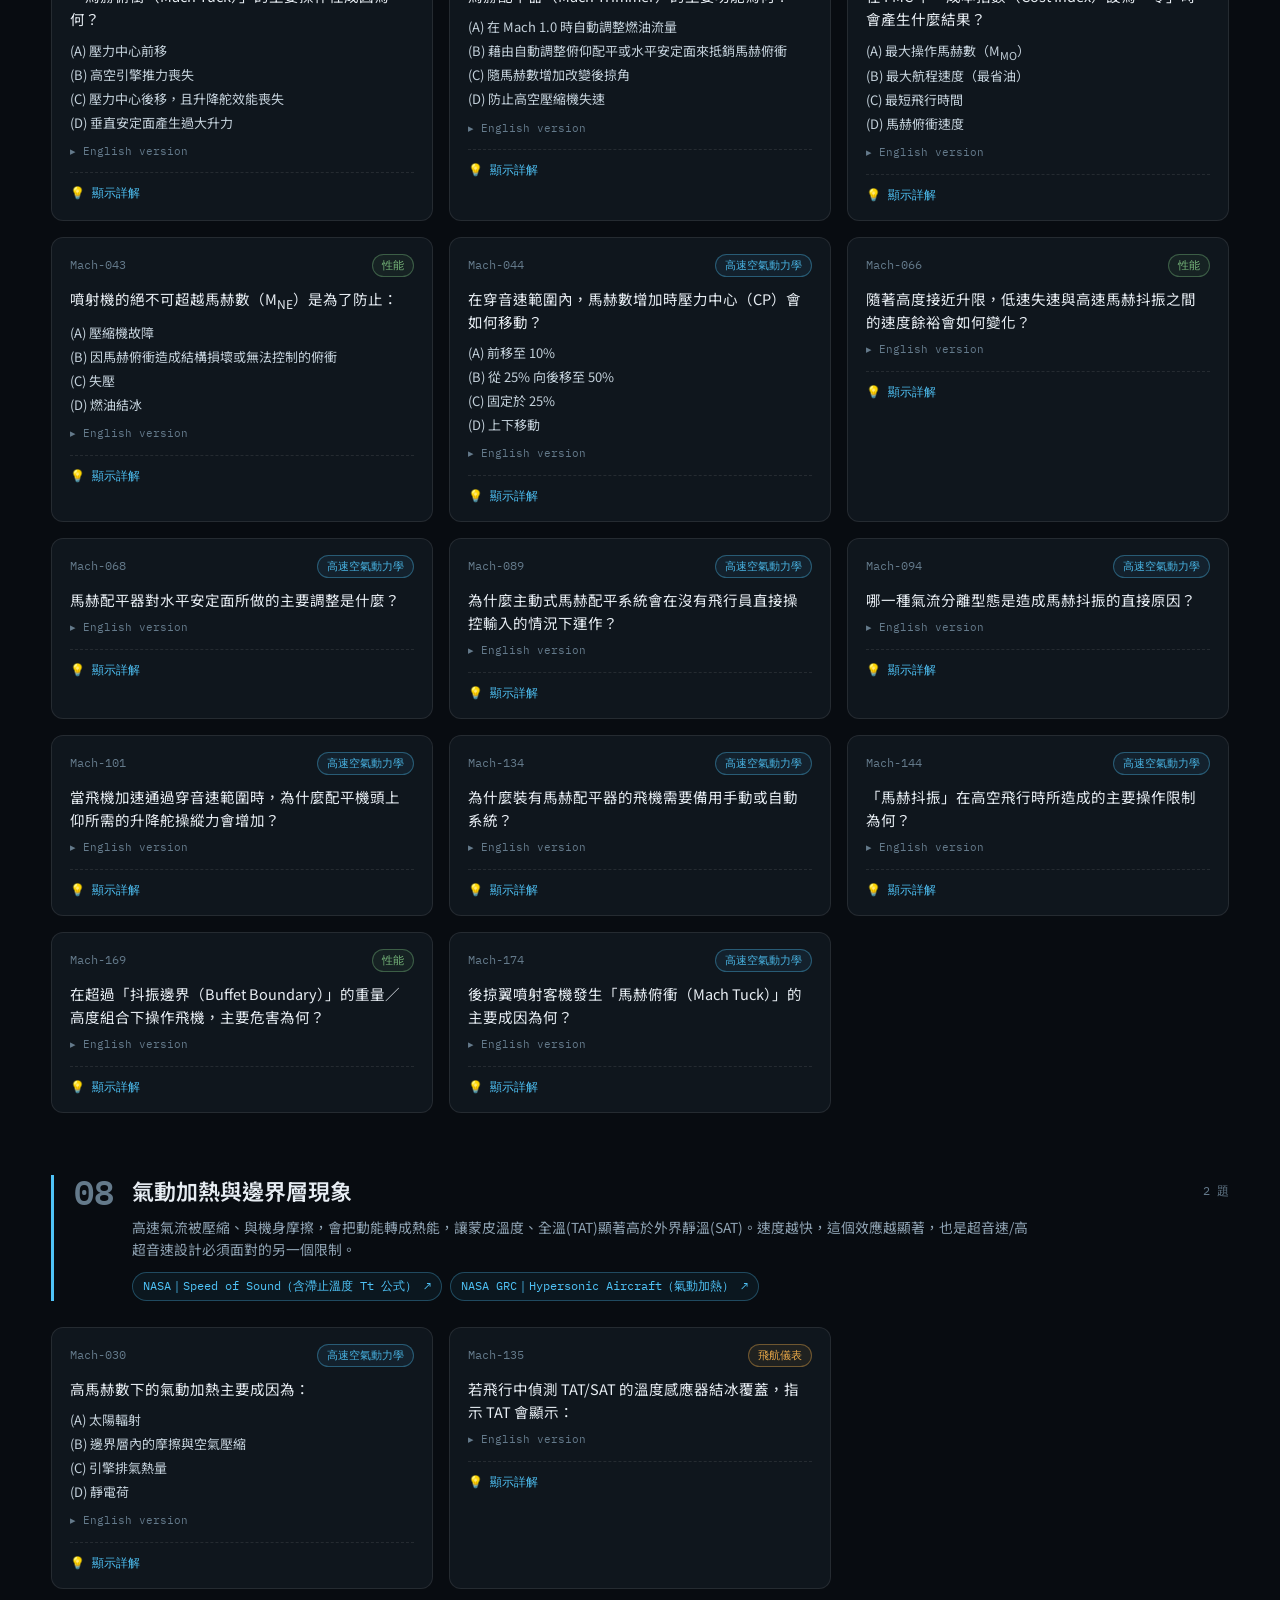
<file: online_study/docs/馬赫數_Mach_Number_全概念地圖.html>
<!DOCTYPE html>
<html lang="zh-Hant">
<head>
<meta charset="UTF-8">
<meta name="viewport" content="width=device-width, initial-scale=1.0">
<title>馬赫數 Mach Number — 全概念地圖｜ATP 200 題參考庫</title>
<link rel="preconnect" href="https://fonts.googleapis.com">
<link rel="preconnect" href="https://fonts.gstatic.com" crossorigin>
<link href="https://fonts.googleapis.com/css2?family=Space+Grotesk:wght@400;500;600;700&family=Noto+Sans+TC:wght@400;500;700;900&family=IBM+Plex+Mono:wght@400;500;600&display=swap" rel="stylesheet">
<style>
:root{
  --bg:#080c11;
  --bg2:#0c1219;
  --panel:#0f161d;
  --panel2:#131b23;
  --line:rgba(255,255,255,0.09);
  --text:#e7edf3;
  --muted:#8fa3b3;
  --muted2:#647a8b;
  --cyan:#4fc3f7;
  --amber:#ffb74d;
  --green:#81c784;
  --slate:#8aa0b3;
  --mono: 'IBM Plex Mono', ui-monospace, SFMono-Regular, Menlo, Consolas, monospace;
  --disp: 'Space Grotesk', 'Noto Sans TC', sans-serif;
  --body: 'Noto Sans TC', -apple-system, "Segoe UI", sans-serif;
}
*{box-sizing:border-box;}
html{scroll-behavior:smooth;}
body{
  margin:0;
  background:
    radial-gradient(ellipse 900px 500px at 15% -10%, rgba(79,195,247,0.10), transparent 60%),
    radial-gradient(ellipse 900px 500px at 90% 10%, rgba(129,199,132,0.08), transparent 60%),
    var(--bg);
  color:var(--text);
  font-family:var(--body);
  line-height:1.6;
  -webkit-font-smoothing:antialiased;
}
a{color:var(--cyan);}
::selection{background:rgba(79,195,247,0.35);}

/* ---------- scanline / hud texture ---------- */
.hud-grid{
  position:fixed; inset:0; pointer-events:none; z-index:0; opacity:0.35;
  background-image:
    linear-gradient(rgba(255,255,255,0.025) 1px, transparent 1px),
    linear-gradient(90deg, rgba(255,255,255,0.025) 1px, transparent 1px);
  background-size:42px 42px;
  mask-image:radial-gradient(ellipse 100% 60% at 50% 0%, black, transparent 75%);
}

/* ---------- header ---------- */
header.hero{
  position:relative; z-index:1;
  padding:64px 6vw 40px;
  border-bottom:1px solid var(--line);
}
.eyebrow{
  font-family:var(--mono); font-size:12.5px; letter-spacing:0.18em; text-transform:uppercase;
  color:var(--cyan); display:flex; align-items:center; gap:10px; margin-bottom:18px;
}
.eyebrow::before{content:"";width:8px;height:8px;border-radius:50%;background:var(--cyan);box-shadow:0 0 12px var(--cyan);}
h1.title{
  font-family:var(--disp); font-weight:700; font-size:clamp(32px,5vw,58px);
  margin:0 0 6px; letter-spacing:-0.01em; line-height:1.05;
}
h1.title .m{color:var(--cyan);}
p.subtitle{
  font-size:16px; color:var(--muted); max-width:760px; margin:14px 0 32px;
}
.statrow{display:flex; flex-wrap:wrap; gap:14px;}
.statcard{
  font-family:var(--mono);
  background:var(--panel); border:1px solid var(--line); border-radius:10px;
  padding:14px 20px; min-width:130px;
}
.statcard .num{font-size:26px; font-weight:600; display:block;}
.statcard .lbl{font-size:11.5px; color:var(--muted); letter-spacing:.05em;}
.statcard.c-cyan .num{color:var(--cyan);}
.statcard.c-amber .num{color:var(--amber);}
.statcard.c-green .num{color:var(--green);}

.howto{
  margin-top:30px; padding:16px 20px; background:rgba(79,195,247,0.06);
  border:1px solid rgba(79,195,247,0.25); border-radius:10px; font-size:13.5px; color:var(--muted);
  max-width:900px;
}
.howto b{color:var(--text);}
.howto code{
  font-family:var(--mono); background:rgba(255,255,255,0.08); padding:1px 6px; border-radius:4px; color:var(--cyan); font-size:12.5px;
}

/* ---------- concept map section ---------- */
section.mapsec{
  position:relative; z-index:1; padding:56px 4vw 30px; border-bottom:1px solid var(--line);
}
.sectiontag{
  font-family:var(--mono); font-size:12px; letter-spacing:0.15em; color:var(--muted2); text-transform:uppercase; margin-bottom:10px;
}
h2.mapheading{
  font-family:var(--disp); font-size:clamp(24px,3vw,34px); margin:0 0 10px; font-weight:600;
}
p.mapdesc{color:var(--muted); max-width:820px; margin:0 0 28px; font-size:14.5px;}
.legend{display:flex; flex-wrap:wrap; gap:18px; margin-bottom:26px; font-size:12.5px; font-family:var(--mono); color:var(--muted);}
.legend span{display:inline-flex; align-items:center; gap:7px;}
.legend i{width:10px;height:10px;border-radius:3px; display:inline-block;}
.legend .li-cyan i{background:var(--cyan);}
.legend .li-amber i{background:var(--amber);}
.legend .li-green i{background:var(--green);}
.legend .li-slate i{background:var(--slate);}
.legend .li-dash i{background:none;border-top:2px dashed var(--slate); width:16px; height:0; border-radius:0;}

.mapwrap{
  background:var(--panel); border:1px solid var(--line); border-radius:16px; padding:20px;
  overflow-x:auto;
}
svg.conceptmap{width:100%; min-width:760px; height:auto; display:block;}
.node rect{transition:filter .2s;}
.nodebox{font-family:var(--body); height:100%; display:flex; flex-direction:column; justify-content:center; gap:4px;}
.nodetitle{font-weight:700; font-size:14.5px; line-height:1.25;}
.nodesub{font-size:11.5px; color:#aebecb; line-height:1.4;}

/* ---------- sticky nav ---------- */
nav.subnav{
  position:sticky; top:0; z-index:20;
  background:rgba(8,12,17,0.92); backdrop-filter:blur(10px);
  border-bottom:1px solid var(--line);
  padding:12px 4vw;
  display:flex; gap:10px; flex-wrap:nowrap; overflow-x:auto;
  scrollbar-width:thin;
}
nav.subnav::-webkit-scrollbar{height:5px;}
nav.subnav::-webkit-scrollbar-thumb{background:#2a3644; border-radius:3px;}
.navpill{
  flex:0 0 auto;
  display:inline-flex; align-items:center; gap:8px;
  font-family:var(--mono); font-size:12.5px; white-space:nowrap;
  padding:8px 14px; border-radius:999px; border:1px solid var(--line);
  color:var(--muted); text-decoration:none; background:var(--panel);
  transition:all .15s;
}
.navpill:hover{color:var(--text); border-color:var(--cyan);}
.navnum{font-weight:600;}
.navcount{
  font-size:10.5px; color:var(--bg); background:var(--muted); border-radius:999px; padding:1px 6px;
}
.navpill.c-cyan .navnum{color:var(--cyan);}
.navpill.c-amber .navnum{color:var(--amber);}
.navpill.c-green .navnum{color:var(--green);}
.navpill.c-slate .navnum{color:var(--slate);}

/* ---------- toolbar ---------- */
.toolbar{
  position:sticky; top:49px; z-index:19;
  background:rgba(8,12,17,0.92); backdrop-filter:blur(10px);
  border-bottom:1px solid var(--line);
  padding:10px 4vw; display:flex; gap:12px; align-items:center; flex-wrap:wrap;
}
#searchbox{
  flex:1 1 260px; max-width:420px;
  font-family:var(--body); font-size:14px;
  background:var(--panel2); border:1px solid var(--line); border-radius:8px;
  padding:9px 14px; color:var(--text);
}
#searchbox:focus{outline:none; border-color:var(--cyan);}
.tbbtn{
  font-family:var(--mono); font-size:12px; letter-spacing:.03em;
  background:var(--panel2); border:1px solid var(--line); color:var(--muted);
  padding:8px 14px; border-radius:8px; cursor:pointer;
}
.tbbtn:hover{color:var(--text); border-color:var(--cyan);}
#resultcount{font-family:var(--mono); font-size:12px; color:var(--muted2);}

/* ---------- topic sections ---------- */
section.topicsec{padding:44px 4vw 8px; position:relative; z-index:1;}
.topichead{
  display:flex; align-items:flex-start; gap:18px;
  border-left:3px solid var(--cyan); padding-left:20px; margin-bottom:26px;
}
.topichead.c-cyan{border-color:var(--cyan);}
.topichead.c-amber{border-color:var(--amber);}
.topichead.c-green{border-color:var(--green);}
.topichead.c-slate{border-color:var(--slate);}
.topicnum{
  font-family:var(--mono); font-size:34px; font-weight:600; color:var(--muted2); line-height:1;
}
.topicheadtext{flex:1; min-width:0;}
.topichead h2{font-family:var(--disp); font-size:22px; margin:0 0 6px; font-weight:600;}
.topicintro{color:var(--muted); font-size:13.8px; margin:0 0 12px; max-width:900px;}
.reflinks{display:flex; flex-wrap:wrap; gap:8px;}
.reflink{
  font-family:var(--mono); font-size:11.5px; color:var(--cyan);
  border:1px solid rgba(79,195,247,0.3); background:rgba(79,195,247,0.06);
  padding:4px 10px; border-radius:999px; text-decoration:none;
}
.reflink:hover{background:rgba(79,195,247,0.16);}
.topiccount{
  font-family:var(--mono); font-size:12px; color:var(--muted2); white-space:nowrap; margin-top:6px;
}

.qgrid{
  display:grid; grid-template-columns:repeat(auto-fill,minmax(340px,1fr));
  gap:16px; padding-bottom:10px;
}
.qcard{
  background:var(--panel); border:1px solid var(--line); border-radius:12px;
  padding:16px 18px; scroll-margin-top:110px;
  transition:border-color .3s, box-shadow .3s;
}
.qcard.hidden{display:none;}
.qcard.highlight{
  border-color:var(--cyan); box-shadow:0 0 0 3px rgba(79,195,247,0.18);
}
.qhead{display:flex; justify-content:space-between; align-items:center; margin-bottom:10px;}
.qid{font-family:var(--mono); font-size:11.5px; color:var(--muted2);}
.qtag{
  font-family:var(--mono); font-size:10.5px; padding:2px 9px; border-radius:999px;
  border:1px solid; opacity:0.9;
}
.qtag.c-cyan{color:var(--cyan); border-color:rgba(79,195,247,0.4); background:rgba(79,195,247,0.08);}
.qtag.c-amber{color:var(--amber); border-color:rgba(255,183,77,0.4); background:rgba(255,183,77,0.08);}
.qtag.c-green{color:var(--green); border-color:rgba(129,199,132,0.4); background:rgba(129,199,132,0.08);}
.qtext{margin:0 0 8px; font-size:14.5px; line-height:1.6;}
.qtext-en{color:var(--muted); font-size:13px; font-style:italic;}
.qopts{font-size:13px; color:#c3d0da; line-height:1.85; margin-bottom:4px;}
.qopts-en{color:var(--muted2); font-size:12.3px;}
.qen{margin-top:8px;}
.qen summary{cursor:pointer; font-family:var(--mono); font-size:11px; color:var(--muted2); list-style:none;}
.qen summary::before{content:"▸ "; }
.qen[open] summary::before{content:"▾ ";}
.qen summary::-webkit-details-marker{display:none;}

.qexp{margin-top:12px; border-top:1px dashed var(--line); padding-top:10px;}
.qexp summary{
  cursor:pointer; font-family:var(--mono); font-size:12px; color:var(--cyan); list-style:none;
}
.qexp summary::-webkit-details-marker{display:none;}
.qexp[open] summary{margin-bottom:8px;}

.emptystate{
  display:none; text-align:center; padding:60px 20px; color:var(--muted2); font-family:var(--mono); font-size:13px;
}

footer{
  padding:50px 4vw 80px; text-align:center; color:var(--muted2); font-family:var(--mono); font-size:12px;
  border-top:1px solid var(--line); margin-top:40px;
}
footer a{color:var(--muted);}

.backtotop{
  position:fixed; right:20px; bottom:20px; z-index:30;
  width:42px; height:42px; border-radius:50%;
  background:var(--panel); border:1px solid var(--line); color:var(--cyan);
  display:flex; align-items:center; justify-content:center; text-decoration:none;
  font-size:16px; opacity:0; pointer-events:none; transition:opacity .2s;
}
.backtotop.show{opacity:1; pointer-events:auto;}

@media(max-width:640px){
  .qgrid{grid-template-columns:1fr;}
  .topichead{flex-wrap:wrap;}
  .topiccount{margin-left:52px;}
}
</style>
</head>
<body>
<div class="hud-grid"></div>

<header class="hero">
  <div class="eyebrow">ATP High-Speed Aerodynamics Reference</div>
  <h1 class="title">馬赫<span class="m">數</span> Mach Number<br>全概念地圖</h1>
  <p class="subtitle">
    這份頁面把你 Anki 牌組裡的 200 題馬赫數題目，依照「物理邏輯順序」重新排列成一張可以順著讀下去的知識地圖——
    從音速與大氣物理出發，一路推到臨界馬赫數、震波、馬赫俯衝，再到飛機設計對策與實際飛行限制/性能。
    每一題都保留原本的中英對照與詳解，並附上可從 Anki 直接連結過來的錨點。
  </p>
  <div class="statrow">
    <div class="statcard c-cyan"><span class="num">200</span><span class="lbl">道題目 · 11 個概念主題</span></div>
    <div class="statcard c-cyan"><span class="num">115</span><span class="lbl">高速空氣動力學</span></div>
    <div class="statcard c-amber"><span class="num">39</span><span class="lbl">飛航儀表</span></div>
    <div class="statcard c-green"><span class="num">46</span><span class="lbl">性能</span></div>
  </div>
  <div class="howto">
    <b>如何從 Anki 連回這一頁：</b> 每一張題卡都有 <code>id="Mach-001"</code> 這樣的錨點，對應你 Anki 卡片的 ID。
    把這個檔案存在固定路徑（例如放進 Anki 的 <code>collection.media</code> 資料夾），
    就可以在 Anki 卡片模板或備註欄位加一個超連結，例如：
    <code>&lt;a href="mach_concept_map.html#Mach-001"&gt;查看整體概念地圖&lt;/a&gt;</code>，
    點開後會自動捲動到對應題目、並展開詳解。若改用 <code>file://</code> 路徑開啟本機檔案，同樣的錨點語法也能用。
  </div>
</header>

<section class="mapsec">
  <div class="sectiontag">Concept Map</div>
  <h2 class="mapheading">整個馬赫數故事，一張圖看完</h2>
  <p class="mapdesc">
    箭頭代表「因果 / 推導」關係：從大氣溫度與音速出發 → 定義出馬赫數 → 一路推到臨界馬赫數這個門檻 →
    門檻之後產生震波、波阻、馬赫俯衝、抖振、氣動加熱等一連串「問題」→ 工程設計反過來把 Mcr 往後推（虛線回饋箭頭）→
    最後所有物理限制收斂成操作限制與巡航性能兩個實務問題。點一下方塊顏色對應下方各章節。
  </p>
  <div class="legend">
    <span class="li-cyan"><i></i>高速空氣動力學（震波／設計）</span>
    <span class="li-amber"><i></i>飛航儀表（量測）</span>
    <span class="li-green"><i></i>性能與限制（應用）</span>
    <span class="li-slate"><i></i>基礎物理（大氣／音速）</span>
    <span class="li-dash"><i></i>設計對策回饋提升 Mcr</span>
  </div>
  <div class="mapwrap">
    <svg class="conceptmap" viewBox="0 0 1140 1064" xmlns="http://www.w3.org/2000/svg">
<defs>
  <marker id="arrow" viewBox="0 0 10 10" refX="9" refY="5" markerWidth="7" markerHeight="7" orient="auto-start-reverse">
    <path d="M0,0 L10,5 L0,10 z" fill="#4fc3f7"/>
  </marker>
  <marker id="arrow-dash" viewBox="0 0 10 10" refX="9" refY="5" markerWidth="7" markerHeight="7" orient="auto-start-reverse">
    <path d="M0,0 L10,5 L0,10 z" fill="#8aa0b3"/>
  </marker>
</defs>
<g class="edges">
<path d="M180.0,104 C180.0,127.0 180.0,127.0 180.0,150" fill="none" stroke="#4fc3f760" stroke-width="2" marker-end="url(#arrow)" /><path d="M320,183.0 C360.0,183.0 360.0,132.0 400,132.0" fill="none" stroke="#4fc3f760" stroke-width="2" marker-end="url(#arrow)" /><path d="M740,132.0 C770.0,132.0 770.0,127.0 800,127.0" fill="none" stroke="#4fc3f760" stroke-width="2" marker-end="url(#arrow)" /><path d="M570.0,174 C570.0,202.0 570.0,202.0 570.0,230" fill="none" stroke="#4fc3f760" stroke-width="2" marker-end="url(#arrow)" /><path d="M740,275.0 C770.0,275.0 770.0,275.0 800,275.0" fill="none" stroke="#4fc3f760" stroke-width="2" marker-end="url(#arrow)" /><path d="M570.0,174 C570.0,277.0 570.0,277.0 570.0,380" fill="none" stroke="#4fc3f760" stroke-width="2" marker-end="url(#arrow)" /><path d="M570.0,464 C570.0,492.0 345.0,492.0 345.0,520" fill="none" stroke="#4fc3f760" stroke-width="2" marker-end="url(#arrow)" /><path d="M570.0,464 C570.0,492.0 765.0,492.0 765.0,520" fill="none" stroke="#4fc3f760" stroke-width="2" marker-end="url(#arrow)" /><path d="M510,565.0 C555.0,565.0 555.0,565.0 600,565.0" fill="none" stroke="#4fc3f760" stroke-width="2" marker-end="url(#arrow)" /><path d="M345.0,610 C345.0,635.0 180.0,635.0 180.0,660" fill="none" stroke="#4fc3f760" stroke-width="2" marker-end="url(#arrow)" /><path d="M345.0,610 C345.0,635.0 500.0,635.0 500.0,660" fill="none" stroke="#4fc3f760" stroke-width="2" marker-end="url(#arrow)" /><path d="M765.0,610 C765.0,635.0 500.0,635.0 500.0,660" fill="none" stroke="#4fc3f760" stroke-width="2" marker-end="url(#arrow)" /><path d="M740,422.0 C740,541.0 820.0,541.0 820.0,660" fill="none" stroke="#4fc3f760" stroke-width="2" marker-end="url(#arrow)" /><path d="M180.0,750 C180.0,775.0 500.0,775.0 500.0,800" fill="none" stroke="#4fc3f760" stroke-width="2" marker-end="url(#arrow)" /><path d="M500.0,750 C500.0,775.0 500.0,775.0 500.0,800" fill="none" stroke="#4fc3f760" stroke-width="2" marker-end="url(#arrow)" /><path d="M765.0,610 C765.0,705.0 500.0,705.0 500.0,800" fill="none" stroke="#4fc3f760" stroke-width="2" marker-end="url(#arrow)" /><path d="M500.0,800 C500.0,632.0 570.0,632.0 570.0,464" fill="none" stroke="#8aa0b3" stroke-width="2" marker-end="url(#arrow-dash)" stroke-dasharray="6,5"/><path d="M180.0,750 C180.0,845.0 250.0,845.0 250.0,940" fill="none" stroke="#4fc3f760" stroke-width="2" marker-end="url(#arrow)" /><path d="M500.0,750 C500.0,845.0 250.0,845.0 250.0,940" fill="none" stroke="#4fc3f760" stroke-width="2" marker-end="url(#arrow)" /><path d="M500.0,890 C500.0,915.0 250.0,915.0 250.0,940" fill="none" stroke="#4fc3f760" stroke-width="2" marker-end="url(#arrow)" /><path d="M440,982.0 C470.0,982.0 470.0,982.0 500,982.0" fill="none" stroke="#4fc3f760" stroke-width="2" marker-end="url(#arrow)" />
</g>
<g class="nodes">

<g class="node">
  <rect x="40" y="30" width="280" height="74" rx="14" fill="#8aa0b3" fill-opacity="0.08" stroke="#8aa0b3" stroke-width="1.4"/>
  <foreignObject x="54" y="38" width="252" height="60">
    <div xmlns="http://www.w3.org/1999/xhtml" class="nodebox">
      <div class="nodetitle" style="color:#8aa0b3">大氣溫度隨高度變化</div>
      <div class="nodesub">ISA：對流層每爬升 1000ft 溫度↓2°C，約 FL360 起趨於恆定</div>
    </div>
  </foreignObject>
</g>
<g class="node">
  <rect x="40" y="150" width="280" height="66" rx="14" fill="#8aa0b3" fill-opacity="0.08" stroke="#8aa0b3" stroke-width="1.4"/>
  <foreignObject x="54" y="158" width="252" height="52">
    <div xmlns="http://www.w3.org/1999/xhtml" class="nodebox">
      <div class="nodetitle" style="color:#8aa0b3">音速 LSS = 38.94×√T(K)</div>
      <div class="nodesub">音速只跟「當地溫度」有關，跟高度、壓力無關</div>
    </div>
  </foreignObject>
</g>
<g class="node">
  <rect x="400" y="90" width="340" height="84" rx="14" fill="#4fc3f7" fill-opacity="0.16" stroke="#4fc3f7" stroke-width="2.4"/>
  <foreignObject x="414" y="98" width="312" height="70">
    <div xmlns="http://www.w3.org/1999/xhtml" class="nodebox">
      <div class="nodetitle" style="color:#4fc3f7">馬赫數 M ＝ TAS ÷ LSS</div>
      <div class="nodesub">把「飛多快」換算成「比音速快多少」，是整張圖的核心變數</div>
    </div>
  </foreignObject>
</g>
<g class="node">
  <rect x="800" y="90" width="300" height="74" rx="14" fill="#4fc3f7" fill-opacity="0.08" stroke="#4fc3f7" stroke-width="1.4"/>
  <foreignObject x="814" y="98" width="272" height="60">
    <div xmlns="http://www.w3.org/1999/xhtml" class="nodebox">
      <div class="nodetitle" style="color:#4fc3f7">馬赫角 sinθ ＝ 1 / M</div>
      <div class="nodesub">超音速物體產生的馬赫錐半頂角，M 越大角度越小</div>
    </div>
  </foreignObject>
</g>
<g class="node">
  <rect x="400" y="230" width="340" height="90" rx="14" fill="#81c784" fill-opacity="0.08" stroke="#81c784" stroke-width="1.4"/>
  <foreignObject x="414" y="238" width="312" height="76">
    <div xmlns="http://www.w3.org/1999/xhtml" class="nodebox">
      <div class="nodetitle" style="color:#81c784">IAS／TAS／Mach 關係</div>
      <div class="nodesub">定 IAS 爬升→ Mach 值↑；定 Mach 爬升→ IAS 值↓；兩者交叉點＝Crossover Altitude（約FL280–310）</div>
    </div>
  </foreignObject>
</g>
<g class="node">
  <rect x="800" y="230" width="300" height="90" rx="14" fill="#ffb74d" fill-opacity="0.08" stroke="#ffb74d" stroke-width="1.4"/>
  <foreignObject x="814" y="238" width="272" height="76">
    <div xmlns="http://www.w3.org/1999/xhtml" class="nodebox">
      <div class="nodetitle" style="color:#ffb74d">馬赫錶／皮托靜壓系統</div>
      <div class="nodesub">用動壓 Pd 與靜壓 Ps 的比值反推馬赫數；管路阻塞／結冰會使指示失真</div>
    </div>
  </foreignObject>
</g>
<g class="node">
  <rect x="400" y="380" width="340" height="84" rx="14" fill="#4fc3f7" fill-opacity="0.16" stroke="#4fc3f7" stroke-width="2.4"/>
  <foreignObject x="414" y="388" width="312" height="70">
    <div xmlns="http://www.w3.org/1999/xhtml" class="nodebox">
      <div class="nodetitle" style="color:#4fc3f7">臨界馬赫數 Mcr</div>
      <div class="nodesub">自由流還沒到 M1.0，但機翼上表面局部氣流已先達 Mach 1.0 的那一刻</div>
    </div>
  </foreignObject>
</g>
<g class="node">
  <rect x="180" y="520" width="330" height="90" rx="14" fill="#4fc3f7" fill-opacity="0.08" stroke="#4fc3f7" stroke-width="1.4"/>
  <foreignObject x="194" y="528" width="302" height="76">
    <div xmlns="http://www.w3.org/1999/xhtml" class="nodebox">
      <div class="nodetitle" style="color:#4fc3f7">震波形成</div>
      <div class="nodesub">正震波（垂直）／斜震波／脫離震波（鈍頭物）—— 壓力、密度、溫度瞬間躍升</div>
    </div>
  </foreignObject>
</g>
<g class="node">
  <rect x="600" y="520" width="330" height="90" rx="14" fill="#4fc3f7" fill-opacity="0.08" stroke="#4fc3f7" stroke-width="1.4"/>
  <foreignObject x="614" y="528" width="302" height="76">
    <div xmlns="http://www.w3.org/1999/xhtml" class="nodebox">
      <div class="nodetitle" style="color:#4fc3f7">波阻 Wave Drag／Cp 遽增</div>
      <div class="nodesub">壓力係數與阻力係數在跨音速區急遽上升，是穿音速最大的能量損耗</div>
    </div>
  </foreignObject>
</g>
<g class="node">
  <rect x="40" y="660" width="280" height="90" rx="14" fill="#4fc3f7" fill-opacity="0.08" stroke="#4fc3f7" stroke-width="1.4"/>
  <foreignObject x="54" y="668" width="252" height="76">
    <div xmlns="http://www.w3.org/1999/xhtml" class="nodebox">
      <div class="nodetitle" style="color:#4fc3f7">馬赫俯衝 Mach Tuck</div>
      <div class="nodesub">震波後移→CP後移→機頭下俯力矩，升降舵效能同時下降</div>
    </div>
  </foreignObject>
</g>
<g class="node">
  <rect x="360" y="660" width="280" height="90" rx="14" fill="#4fc3f7" fill-opacity="0.08" stroke="#4fc3f7" stroke-width="1.4"/>
  <foreignObject x="374" y="668" width="252" height="76">
    <div xmlns="http://www.w3.org/1999/xhtml" class="nodebox">
      <div class="nodetitle" style="color:#4fc3f7">震波抖振／震波失速</div>
      <div class="nodesub">震波後方氣流分離，撞擊尾翼造成抖振，升力驟減</div>
    </div>
  </foreignObject>
</g>
<g class="node">
  <rect x="680" y="660" width="280" height="90" rx="14" fill="#4fc3f7" fill-opacity="0.08" stroke="#4fc3f7" stroke-width="1.4"/>
  <foreignObject x="694" y="668" width="252" height="76">
    <div xmlns="http://www.w3.org/1999/xhtml" class="nodebox">
      <div class="nodetitle" style="color:#4fc3f7">氣動加熱</div>
      <div class="nodesub">高速壓縮＋摩擦生熱，TAT 顯著高於 SAT，速度越快效應越明顯</div>
    </div>
  </foreignObject>
</g>
<g class="node">
  <rect x="180" y="800" width="640" height="90" rx="14" fill="#4fc3f7" fill-opacity="0.16" stroke="#4fc3f7" stroke-width="2.4"/>
  <foreignObject x="194" y="808" width="612" height="76">
    <div xmlns="http://www.w3.org/1999/xhtml" class="nodebox">
      <div class="nodetitle" style="color:#4fc3f7">機翼／機身高速設計對策</div>
      <div class="nodesub">後掠翼・超臨界翼型・翼刀・渦流產生器・面積律・三角翼 —— 把 Mcr 往後推、把震波傷害降到最低</div>
    </div>
  </foreignObject>
</g>
<g class="node">
  <rect x="60" y="940" width="380" height="84" rx="14" fill="#81c784" fill-opacity="0.08" stroke="#81c784" stroke-width="1.4"/>
  <foreignObject x="74" y="948" width="352" height="70">
    <div xmlns="http://www.w3.org/1999/xhtml" class="nodebox">
      <div class="nodetitle" style="color:#81c784">操作限制與飛行包絡線</div>
      <div class="nodesub">MMO／VNE／Coffin Corner —— 由震波、抖振、結構強度共同劃出速度上限</div>
    </div>
  </foreignObject>
</g>
<g class="node">
  <rect x="500" y="940" width="430" height="84" rx="14" fill="#81c784" fill-opacity="0.08" stroke="#81c784" stroke-width="1.4"/>
  <foreignObject x="514" y="948" width="402" height="70">
    <div xmlns="http://www.w3.org/1999/xhtml" class="nodebox">
      <div class="nodetitle" style="color:#81c784">巡航性能與飛行管理</div>
      <div class="nodesub">Cost Index／LRC／最佳巡航高度／Step Climb —— 在合法速限內飛得最經濟</div>
    </div>
  </foreignObject>
</g>
</g>
</svg>
  </div>
</section>

<nav class="subnav">
<a class="navpill c-cyan" href="#sec-def"><span class="navnum">01</span>馬赫數定義與飛行速度分區<span class="navcount">9</span></a>
<a class="navpill c-slate" href="#sec-atmo"><span class="navnum">02</span>大氣溫度與音速變化<span class="navcount">7</span></a>
<a class="navpill c-green" href="#sec-iastasmach"><span class="navnum">03</span>IAS／TAS／馬赫數關係<span class="navcount">17</span></a>
<a class="navpill c-amber" href="#sec-instr"><span class="navnum">04</span>馬赫錶與皮托靜壓系統<span class="navcount">29</span></a>
<a class="navpill c-cyan" href="#sec-mcr"><span class="navnum">05</span>臨界馬赫數 Mcr<span class="navcount">11</span></a>
<a class="navpill c-cyan" href="#sec-shock"><span class="navnum">06</span>震波、壓力係數與波阻<span class="navcount">60</span></a>
<a class="navpill c-cyan" href="#sec-tuck"><span class="navnum">07</span>馬赫俯衝、抖振與操縱性<span class="navcount">14</span></a>
<a class="navpill c-cyan" href="#sec-heat"><span class="navnum">08</span>氣動加熱與邊界層現象<span class="navcount">2</span></a>
<a class="navpill c-cyan" href="#sec-design"><span class="navnum">09</span>機翼與機身高速設計<span class="navcount">22</span></a>
<a class="navpill c-green" href="#sec-limits"><span class="navnum">10</span>操作限制與飛行包絡線<span class="navcount">5</span></a>
<a class="navpill c-green" href="#sec-perf"><span class="navnum">11</span>巡航性能與飛行管理<span class="navcount">24</span></a>
</nav>

<div class="toolbar">
  <input id="searchbox" type="text" placeholder="搜尋題號、關鍵字或概念（例如 Mach-045、Mach Tuck、翼刀）…">
  <button class="tbbtn" id="expandall">展開全部詳解</button>
  <button class="tbbtn" id="collapseall">收合全部詳解</button>
  <span id="resultcount"></span>
</div>


<section class="topicsec" id="sec-def">
  <div class="topichead c-cyan">
    <span class="topicnum">01</span>
    <div class="topicheadtext">
      <h2>馬赫數定義與飛行速度分區</h2>
      <p class="topicintro">一切的起點：馬赫數 M = TAS ÷ 當地音速(LSS)。這個「比值」把「你飛多快」換成「你比音速快多少」，也因此把飛行切成 Subsonic／Transonic／Supersonic／Hypersonic 幾個性質完全不同的世界。馬赫角 sinθ=1/M 也是同一顆種子長出來的。</p>
      <div class="reflinks"><a class="reflink" href="https://skybrary.aero/articles/mach-number" target="_blank" rel="noopener">SKYbrary｜Mach Number ↗</a><a class="reflink" href="https://www.grc.nasa.gov/www/k-12/airplane/mach.html" target="_blank" rel="noopener">NASA GRC｜Mach Number ↗</a><a class="reflink" href="https://www.grc.nasa.gov/www/k-12/airplane/hisub.html" target="_blank" rel="noopener">NASA GRC｜Transonic Aircraft ↗</a><a class="reflink" href="https://www.grc.nasa.gov/www/k-12/airplane/lowsup.html" target="_blank" rel="noopener">NASA GRC｜Supersonic Aircraft ↗</a><a class="reflink" href="https://www.grc.nasa.gov/www/k-12/BGP/lowhyper.html" target="_blank" rel="noopener">NASA GRC｜Hypersonic Aircraft ↗</a></div>
    </div>
    <span class="topiccount">9 題</span>
  </div>
  <div class="qgrid">
    
<article class="qcard" id="Mach-013" data-search="mach-013 「馬赫角（mach angle，μ）」的定義公式為何？ the term &quot;mach angle&quot; (μ) is defined by which formula? (a) sin(μ) = 1 / m (b) cos(μ) = m (c) tan(μ) = 1 / m (d) sin(μ) = m (a) sin(μ) = 1 / m (b) cos(μ) = m (c) tan(μ) = 1 / m (d) sin(μ) = m">
  <div class="qhead">
    <span class="qid">Mach-013</span>
    <span class="qtag c-cyan">高速空氣動力學</span>
  </div>
  <div class="qbody">
    <p class="qtext qtext-zh">「馬赫角（Mach Angle，μ）」的定義公式為何？</p>
    <div class="qopts qopts-zh">(A) sin(μ) = 1 / M<br>(B) cos(μ) = M<br>(C) tan(μ) = 1 / M<br>(D) sin(μ) = M</div>
    <details class="qen">
      <summary>English version</summary>
      <p class="qtext qtext-en">The term "Mach Angle" (μ) is defined by which formula?</p>
      <div class="qopts qopts-en">(A) sin(μ) = 1 / M<br>(B) cos(μ) = M<br>(C) tan(μ) = 1 / M<br>(D) sin(μ) = M</div>
    </details>
  </div>
  <details class="qexp">
    <summary>💡 顯示詳解</summary>
    <div style="background:rgba(255,255,255,0.06);border:1px solid rgba(255,255,255,0.12);border-left:4px solid #4fc3f7;border-radius:10px;padding:14px 18px;line-height:1.75;font-size:15px;margin-top:4px;"><div style="display:inline-block;background:#4fc3f7;color:#111;font-weight:700;padding:3px 12px;border-radius:6px;font-size:13px;margin-bottom:12px;letter-spacing:0.5px;">✅ 正解：A</div><div>🎯 解盲：超音速擾動形成的馬赫錐半頂角即馬赫角，幾何公式：sin(μ) = 1 / M。<br><br><b style="color:#4fc3f7;">🧠 秒殺公式：</b>正弦值等於馬赫數倒數 ➔ sin(μ) = 1/M ➔ 選 (A) 🟢！</div></div>
  </details>
</article>
<article class="qcard" id="Mach-015" data-search="mach-015 標準大氣下，飛機從海平面爬升到 30,000 呎時，當地音速（lss）會如何變化？ what happens to the local speed of sound (lss) as an aircraft climbs from sea level to 30,000 feet in a standard atmosphere? (a) 因氣壓降低而增加 (b) 因溫度降低而減少 (c) 保持不變 (d) 因密度增加而減少 (a) increases due to lower pressure (b) decreases due to lower temperature (c) remains constant (d) decreases due to higher density">
  <div class="qhead">
    <span class="qid">Mach-015</span>
    <span class="qtag c-cyan">高速空氣動力學</span>
  </div>
  <div class="qbody">
    <p class="qtext qtext-zh">標準大氣下，飛機從海平面爬升到 30,000 呎時，當地音速（LSS）會如何變化？</p>
    <div class="qopts qopts-zh">(A) 因氣壓降低而增加<br>(B) 因溫度降低而減少<br>(C) 保持不變<br>(D) 因密度增加而減少</div>
    <details class="qen">
      <summary>English version</summary>
      <p class="qtext qtext-en">What happens to the local speed of sound (LSS) as an aircraft climbs from sea level to 30,000 feet in a standard atmosphere?</p>
      <div class="qopts qopts-en">(A) Increases due to lower pressure<br>(B) Decreases due to lower temperature<br>(C) Remains constant<br>(D) Decreases due to higher density</div>
    </details>
  </div>
  <details class="qexp">
    <summary>💡 顯示詳解</summary>
    <div style="background:rgba(255,255,255,0.06);border:1px solid rgba(255,255,255,0.12);border-left:4px solid #4fc3f7;border-radius:10px;padding:14px 18px;line-height:1.75;font-size:15px;margin-top:4px;"><div style="display:inline-block;background:#4fc3f7;color:#111;font-weight:700;padding:3px 12px;border-radius:6px;font-size:13px;margin-bottom:12px;letter-spacing:0.5px;">✅ 正解：B</div><div>🎯 解盲：區域音速（LSS）唯一決定因素是大氣絕對溫度。對流層爬升氣溫降低，音速<b>必然變慢（Decrease）</b>。<br><br><b style="color:#4fc3f7;">🧠 鐵律：</b>音速只看溫度！氣溫降 ➔ 音速慢 ➔ 秒選 (B) 🟢！</div></div>
  </details>
</article>
<article class="qcard" id="Mach-023" data-search="mach-023 穿音速（transonic）飛行範圍的定義為： transonic flight regime is defined as the speed range where: (a) 飛機各部位氣流皆嚴格為次音速 (b) 飛機各部位氣流皆嚴格為超音速 (c) 飛機部分區域氣流為次音速、部分區域為超音速 (d) 飛機以 mach 2.0 至 mach 5.0 飛行 (a) airflow over all parts of the aircraft is strictly subsonic (b) airflow over all parts of the aircraft is strictly supersonic (c) airflow over some parts of the aircraft is subsonic and over other parts is supersonic (d) the aircraft flies between mach 2.0 and mach 5.0">
  <div class="qhead">
    <span class="qid">Mach-023</span>
    <span class="qtag c-cyan">高速空氣動力學</span>
  </div>
  <div class="qbody">
    <p class="qtext qtext-zh">穿音速（Transonic）飛行範圍的定義為：</p>
    <div class="qopts qopts-zh">(A) 飛機各部位氣流皆嚴格為次音速<br>(B) 飛機各部位氣流皆嚴格為超音速<br>(C) 飛機部分區域氣流為次音速、部分區域為超音速<br>(D) 飛機以 Mach 2.0 至 Mach 5.0 飛行</div>
    <details class="qen">
      <summary>English version</summary>
      <p class="qtext qtext-en">Transonic flight regime is defined as the speed range where:</p>
      <div class="qopts qopts-en">(A) Airflow over all parts of the aircraft is strictly subsonic<br>(B) Airflow over all parts of the aircraft is strictly supersonic<br>(C) Airflow over some parts of the aircraft is subsonic and over other parts is supersonic<br>(D) The aircraft flies between Mach 2.0 and Mach 5.0</div>
    </details>
  </div>
  <details class="qexp">
    <summary>💡 顯示詳解</summary>
    <div style="background:rgba(255,255,255,0.06);border:1px solid rgba(255,255,255,0.12);border-left:4px solid #4fc3f7;border-radius:10px;padding:14px 18px;line-height:1.75;font-size:15px;margin-top:4px;"><div style="display:inline-block;background:#4fc3f7;color:#111;font-weight:700;padding:3px 12px;border-radius:6px;font-size:13px;margin-bottom:12px;letter-spacing:0.5px;">✅ 正解：C</div><div>🎯 解盲：穿音速區間（Transonic, ~0.75-1.2M）特徵為<b>飛機周圍氣流「亞音速與超音速並存」</b>。<br><br><b style="color:#4fc3f7;">📊 消去法：</b>Transonic ➔ 部分 Subsonic + 部分 Supersonic ➔ 選 (C) 🟢！</div></div>
  </details>
</article>
<article class="qcard" id="Mach-036" data-search="mach-036 次音速氣流（subsonic flow）的定義為馬赫數： subsonic flow is defined as flow where mach number is: (a) 恰好為 1.0 (b) 各處皆小於 mach 1.0 (c) 介於 1.2 至 5.0 之間 (d) 大於 5.0 (a) exactly 1.0 (b) everywhere less than mach 1.0 (c) between 1.2 and 5.0 (d) greater than 5.0">
  <div class="qhead">
    <span class="qid">Mach-036</span>
    <span class="qtag c-cyan">高速空氣動力學</span>
  </div>
  <div class="qbody">
    <p class="qtext qtext-zh">次音速氣流（Subsonic flow）的定義為馬赫數：</p>
    <div class="qopts qopts-zh">(A) 恰好為 1.0<br>(B) 各處皆小於 Mach 1.0<br>(C) 介於 1.2 至 5.0 之間<br>(D) 大於 5.0</div>
    <details class="qen">
      <summary>English version</summary>
      <p class="qtext qtext-en">Subsonic flow is defined as flow where Mach number is:</p>
      <div class="qopts qopts-en">(A) Exactly 1.0<br>(B) Everywhere less than Mach 1.0<br>(C) Between 1.2 and 5.0<br>(D) Greater than 5.0</div>
    </details>
  </div>
  <details class="qexp">
    <summary>💡 顯示詳解</summary>
    <div style="background:rgba(255,255,255,0.06);border:1px solid rgba(255,255,255,0.12);border-left:4px solid #4fc3f7;border-radius:10px;padding:14px 18px;line-height:1.75;font-size:15px;margin-top:4px;"><div style="display:inline-block;background:#4fc3f7;color:#111;font-weight:700;padding:3px 12px;border-radius:6px;font-size:13px;margin-bottom:12px;letter-spacing:0.5px;">✅ 正解：B</div><div>🎯 解盲：純亞音速流指<b>飛機周圍及翼面任何一點氣流皆小於 Mach 1.0</b>。<br><br><b style="color:#4fc3f7;">📊 定義：</b>全機局部氣流無任何一點達音速 ➔ 選 (B) 🟢！</div></div>
  </details>
</article>
<article class="qcard" id="Mach-037" data-search="mach-037 超音速氣流（supersonic flow）的定義為馬赫數： supersonic flow is defined as flow where mach number is: (a) 介於 0.75 至 1.2 之間 (b) 各處皆大於 mach 1.0 (c) 恰好為 1.0 (d) 小於 0.5 (a) between 0.75 and 1.2 (b) everywhere greater than mach 1.0 (c) exactly 1.0 (d) less than 0.5">
  <div class="qhead">
    <span class="qid">Mach-037</span>
    <span class="qtag c-cyan">高速空氣動力學</span>
  </div>
  <div class="qbody">
    <p class="qtext qtext-zh">超音速氣流（Supersonic flow）的定義為馬赫數：</p>
    <div class="qopts qopts-zh">(A) 介於 0.75 至 1.2 之間<br>(B) 各處皆大於 Mach 1.0<br>(C) 恰好為 1.0<br>(D) 小於 0.5</div>
    <details class="qen">
      <summary>English version</summary>
      <p class="qtext qtext-en">Supersonic flow is defined as flow where Mach number is:</p>
      <div class="qopts qopts-en">(A) Between 0.75 and 1.2<br>(B) Everywhere greater than Mach 1.0<br>(C) Exactly 1.0<br>(D) Less than 0.5</div>
    </details>
  </div>
  <details class="qexp">
    <summary>💡 顯示詳解</summary>
    <div style="background:rgba(255,255,255,0.06);border:1px solid rgba(255,255,255,0.12);border-left:4px solid #4fc3f7;border-radius:10px;padding:14px 18px;line-height:1.75;font-size:15px;margin-top:4px;"><div style="display:inline-block;background:#4fc3f7;color:#111;font-weight:700;padding:3px 12px;border-radius:6px;font-size:13px;margin-bottom:12px;letter-spacing:0.5px;">✅ 正解：B</div><div>🎯 解盲：純超音速區段指<b>飛機周圍各處氣流全部超越 Mach 1.0</b>。<br><br><b style="color:#4fc3f7;">📊 定義：</b>各處氣流皆大於 Mach 1.0 ➔ 選 (B) 🟢！</div></div>
  </details>
</article>
<article class="qcard" id="Mach-050" data-search="mach-050 極音速（hypersonic）飛行範圍定義的馬赫數為： hypersonic flight regime is defined as mach numbers: (a) 0.75 - 1.2 (b) 1.2 - 5.0 (c) 大於 mach 5.0 (d) 恰好為 1.0 (a) 0.75 - 1.2 (b) 1.2 - 5.0 (c) greater than mach 5.0 (d) exactly 1.0">
  <div class="qhead">
    <span class="qid">Mach-050</span>
    <span class="qtag c-cyan">高速空氣動力學</span>
  </div>
  <div class="qbody">
    <p class="qtext qtext-zh">極音速（Hypersonic）飛行範圍定義的馬赫數為：</p>
    <div class="qopts qopts-zh">(A) 0.75 - 1.2<br>(B) 1.2 - 5.0<br>(C) 大於 Mach 5.0<br>(D) 恰好為 1.0</div>
    <details class="qen">
      <summary>English version</summary>
      <p class="qtext qtext-en">Hypersonic flight regime is defined as Mach numbers:</p>
      <div class="qopts qopts-en">(A) 0.75 - 1.2<br>(B) 1.2 - 5.0<br>(C) Greater than Mach 5.0<br>(D) Exactly 1.0</div>
    </details>
  </div>
  <details class="qexp">
    <summary>💡 顯示詳解</summary>
    <div style="background:rgba(255,255,255,0.06);border:1px solid rgba(255,255,255,0.12);border-left:4px solid #4fc3f7;border-radius:10px;padding:14px 18px;line-height:1.75;font-size:15px;margin-top:4px;"><div style="display:inline-block;background:#4fc3f7;color:#111;font-weight:700;padding:3px 12px;border-radius:6px;font-size:13px;margin-bottom:12px;letter-spacing:0.5px;">✅ 正解：C</div><div>🎯 解盲：<b>M > 5.0 稱為極音速 / 高超音速（Hypersonic）</b>。<br><br><b style="color:#4fc3f7;">🧠 定義：</b>Hypersonic ➔ 大於 5.0 馬赫 ➔ 直奔 (C) 🟢！</div></div>
  </details>
</article>
<article class="qcard" id="Mach-120" data-search="mach-120 在標準大氣條件下，30,000 呎處若外界大氣溫度（oat）比 isa 標準值更高，當地音速（lss）將會： in isa conditions at 30,000 ft, if outside air temperature (oat) is warner than isa, the local speed of sound (lss) will be:  ">
  <div class="qhead">
    <span class="qid">Mach-120</span>
    <span class="qtag c-amber">飛航儀表</span>
  </div>
  <div class="qbody">
    <p class="qtext qtext-zh">在標準大氣條件下，30,000 呎處若外界大氣溫度（OAT）比 ISA 標準值更高，當地音速（LSS）將會：</p>
    <div class="qopts qopts-zh"></div>
    <details class="qen">
      <summary>English version</summary>
      <p class="qtext qtext-en">In ISA conditions at 30,000 ft, if Outside Air Temperature (OAT) is WARNER than ISA, the Local Speed of Sound (LSS) will be:</p>
      <div class="qopts qopts-en"></div>
    </details>
  </div>
  <details class="qexp">
    <summary>💡 顯示詳解</summary>
    <div style="background:rgba(255,255,255,0.06);border:1px solid rgba(255,255,255,0.12);border-left:4px solid #ffb74d;border-radius:10px;padding:14px 18px;line-height:1.75;font-size:15px;margin-top:4px;"><div style="display:inline-block;background:#ffb74d;color:#111;font-weight:700;padding:3px 12px;border-radius:6px;font-size:13px;margin-bottom:12px;letter-spacing:0.5px;">✅ 正解：Higher than standard ISA sound speed</div><div><b style="color:#ffb74d;">🎯 解盲：</b>音速公式 a = √(γ R T)。大氣溫度比標準高（Warmer） ➔ 絕對溫度 T 較大 ➔ <b>區域音速（LSS）比標準值更快（Higher）</b>。<br><br><b style="color:#ffb74d;">🧠 鐵律：</b>溫度越高 ➔ 音速越快 ➔ 直奔 🟢！</div></div>
  </details>
</article>
<article class="qcard" id="Mach-175" data-search="mach-175 在超音速空氣動力學中，馬赫角（μ）的定義公式為何？ in supersonic aerodynamics, the mach angle (μ) is defined by which formula?  ">
  <div class="qhead">
    <span class="qid">Mach-175</span>
    <span class="qtag c-cyan">高速空氣動力學</span>
  </div>
  <div class="qbody">
    <p class="qtext qtext-zh">在超音速空氣動力學中，馬赫角（μ）的定義公式為何？</p>
    <div class="qopts qopts-zh"></div>
    <details class="qen">
      <summary>English version</summary>
      <p class="qtext qtext-en">In supersonic aerodynamics, the Mach Angle (μ) is defined by which formula?</p>
      <div class="qopts qopts-en"></div>
    </details>
  </div>
  <details class="qexp">
    <summary>💡 顯示詳解</summary>
    <div style="background:rgba(255,255,255,0.06);border:1px solid rgba(255,255,255,0.12);border-left:4px solid #4fc3f7;border-radius:10px;padding:14px 18px;line-height:1.75;font-size:15px;margin-top:4px;"><div style="display:inline-block;background:#4fc3f7;color:#111;font-weight:700;padding:3px 12px;border-radius:6px;font-size:13px;margin-bottom:12px;letter-spacing:0.5px;">✅ 正解：sin(μ) = (1/M)</div><div><b style="color:#4fc3f7;">🎯 解盲：</b>馬赫角（Mach Angle μ）與超音速馬赫數 M 的三角函數關係式為 <b>sin(μ) = 1/M</b>。<br><br><b style="color:#4fc3f7;">🧠 秒殺公式：</b>sin(μ) = 1/M（馬赫數越大，馬赫錐角度越尖銳） ➔ 秒選 🟢！</div></div>
  </details>
</article>
<article class="qcard" id="Mach-197" data-search="mach-197 當飛機從 mach 1.5 加速到 mach 3.0 時，馬赫錐角度會如何變化？ what happens to the angle of the mach cone as an aircraft accelerates from mach 1.5 to mach 3.0?  ">
  <div class="qhead">
    <span class="qid">Mach-197</span>
    <span class="qtag c-cyan">高速空氣動力學</span>
  </div>
  <div class="qbody">
    <p class="qtext qtext-zh">當飛機從 Mach 1.5 加速到 Mach 3.0 時，馬赫錐角度會如何變化？</p>
    <div class="qopts qopts-zh"></div>
    <details class="qen">
      <summary>English version</summary>
      <p class="qtext qtext-en">What happens to the angle of the Mach Cone as an aircraft accelerates from Mach 1.5 to Mach 3.0?</p>
      <div class="qopts qopts-en"></div>
    </details>
  </div>
  <details class="qexp">
    <summary>💡 顯示詳解</summary>
    <div style="background:rgba(255,255,255,0.06);border:1px solid rgba(255,255,255,0.12);border-left:4px solid #4fc3f7;border-radius:10px;padding:14px 18px;line-height:1.75;font-size:15px;margin-top:4px;"><div style="display:inline-block;background:#4fc3f7;color:#111;font-weight:700;padding:3px 12px;border-radius:6px;font-size:13px;margin-bottom:12px;letter-spacing:0.5px;">✅ 正解：The Mach Cone angle decreases (becomes narrower)</div><div><b style="color:#4fc3f7;">🎯 解盲：</b>馬赫錐角公式 sin(μ) = 1/M。當馬赫數從 1.5 暴升到 3.0，分母變大，<b>馬赫錐角 μ 大幅縮小（ become narrower / decreases）</b>。<br><br><b style="color:#4fc3f7;">🧠 鐵律：</b>馬赫數越高 ➔ 馬赫錐越尖銳（Angle decreases） ➔ 直奔 🟢！</div></div>
  </details>
</article>
  </div>
</section>

<section class="topicsec" id="sec-atmo">
  <div class="topichead c-slate">
    <span class="topicnum">02</span>
    <div class="topicheadtext">
      <h2>大氣溫度與音速變化</h2>
      <p class="topicintro">音速本身不是常數——它只跟「當地溫度」有關（√T），跟高度、壓力無關。這一節解釋為什麼同樣的 TAS，爬到更冷的高空，馬赫數會自動升高；也解釋對流層頂（約 FL360）以上溫度不再下降、音速也跟著「凍結」的現象，這是後面 Mcr／MMO／Coffin Corner 故事的關鍵伏筆。</p>
      <div class="reflinks"><a class="reflink" href="https://www.nasa.gov/wp-content/uploads/2018/07/speed_of_sound_9-12.pdf" target="_blank" rel="noopener">NASA｜Speed of Sound（教材 PDF） ↗</a><a class="reflink" href="https://www1.grc.nasa.gov/beginners-guide-to-aeronautics/role-of-the-mach-number/" target="_blank" rel="noopener">NASA GRC｜Role of the Mach Number ↗</a><a class="reflink" href="https://skybrary.aero/articles/high-altitude-flight-operations" target="_blank" rel="noopener">SKYbrary｜High Altitude Flight Operations ↗</a></div>
    </div>
    <span class="topiccount">7 題</span>
  </div>
  <div class="qgrid">
    
<article class="qcard" id="Mach-001" data-search="mach-001 臨界馬赫數（mcr）的定義為：自由流馬赫數達到多少時，會出現以下情況？ critical mach number (mcr) is defined as the free-stream mach number at which: (a) 飛機達到超音速 (b) 飛機任一部位的氣流最先達到 mach 1.0 (c) 機翼上方震波開始消失 (d) 達到最大操作馬赫數（mmo） (a) the aircraft reaches supersonic speed (b) airflow over any part of the aircraft first reaches mach 1.0 (c) shock waves start to disappear over the wing (d) maximum operating mach number (mmo) is reached">
  <div class="qhead">
    <span class="qid">Mach-001</span>
    <span class="qtag c-cyan">高速空氣動力學</span>
  </div>
  <div class="qbody">
    <p class="qtext qtext-zh">臨界馬赫數（M<sub>cr</sub>）的定義為：自由流馬赫數達到多少時，會出現以下情況？</p>
    <div class="qopts qopts-zh">(A) 飛機達到超音速<br>(B) 飛機任一部位的氣流最先達到 Mach 1.0<br>(C) 機翼上方震波開始消失<br>(D) 達到最大操作馬赫數（M<sub>MO</sub>）</div>
    <details class="qen">
      <summary>English version</summary>
      <p class="qtext qtext-en">Critical Mach Number (M<sub>cr</sub>) is defined as the free-stream Mach number at which:</p>
      <div class="qopts qopts-en">(A) the aircraft reaches supersonic speed<br>(B) airflow over any part of the aircraft first reaches Mach 1.0<br>(C) shock waves start to disappear over the wing<br>(D) maximum operating Mach number (M<sub>MO</sub>) is reached</div>
    </details>
  </div>
  <details class="qexp">
    <summary>💡 顯示詳解</summary>
    <div style="background:rgba(255,255,255,0.06);border:1px solid rgba(255,255,255,0.12);border-left:4px solid #4fc3f7;border-radius:10px;padding:14px 18px;line-height:1.75;font-size:15px;margin-top:4px;"><div style="display:inline-block;background:#4fc3f7;color:#111;font-weight:700;padding:3px 12px;border-radius:6px;font-size:13px;margin-bottom:12px;letter-spacing:0.5px;">✅ 正解：B</div><div><b style="color:#4fc3f7;">🎯 解盲：</b>臨界馬赫數（M<sub>cr</sub>）是指飛機自由流速度達到某數值時，<b>機翼上表面局部氣流最先達到 Mach 1.0</b> 的那一刻。<br><br><b style="color:#4fc3f7;">📊 考場消去法：</b><br>• (A) 飛機整體達音速 ➔ 這是 Mach 1.0 ❌<br>• (B) 局部氣流最先達 Mach 1.0 ➔ 正確觀念 🟢<br>• (C) 震波消失 ➔ 超音速現象 ❌<br>• (D) M<sub>MO</sub> ➔ 最大允許操作馬赫數 ❌</div></div>
  </details>
</article>
<article class="qcard" id="Mach-024" data-search="mach-024 在標準大氣（isa）中，當地音速在哪個高度範圍內會保持恆定？ at what altitude range does the local speed of sound become constant in the isa? (a) 海平面至 11,000 呎 (b) 36,089 呎（11,000 公尺）至 65,617 呎（20,000 公尺）之間 (c) 僅在 100,000 呎以上 (d) 永遠不會恆定 (a) from sea level to 11,000 ft (b) between 36,089 ft (11,000 m) and 65,617 ft (20,000 m) (c) above 100,000 ft only (d) it never becomes constant">
  <div class="qhead">
    <span class="qid">Mach-024</span>
    <span class="qtag c-amber">飛航儀表</span>
  </div>
  <div class="qbody">
    <p class="qtext qtext-zh">在標準大氣（ISA）中，當地音速在哪個高度範圍內會保持恆定？</p>
    <div class="qopts qopts-zh">(A) 海平面至 11,000 呎<br>(B) 36,089 呎（11,000 公尺）至 65,617 呎（20,000 公尺）之間<br>(C) 僅在 100,000 呎以上<br>(D) 永遠不會恆定</div>
    <details class="qen">
      <summary>English version</summary>
      <p class="qtext qtext-en">At what altitude range does the local speed of sound become constant in the ISA?</p>
      <div class="qopts qopts-en">(A) From Sea Level to 11,000 ft<br>(B) Between 36,089 ft (11,000 m) and 65,617 ft (20,000 m)<br>(C) Above 100,000 ft only<br>(D) It never becomes constant</div>
    </details>
  </div>
  <details class="qexp">
    <summary>💡 顯示詳解</summary>
    <div style="background:rgba(255,255,255,0.06);border:1px solid rgba(255,255,255,0.12);border-left:4px solid #ffb74d;border-radius:10px;padding:14px 18px;line-height:1.75;font-size:15px;margin-top:4px;"><div style="display:inline-block;background:#ffb74d;color:#111;font-weight:700;padding:3px 12px;border-radius:6px;font-size:13px;margin-bottom:12px;letter-spacing:0.5px;">✅ 正解：B</div><div>🎯 解盲：平流層等溫層（36,089 ft 至 65,000 ft）氣溫維持 -56.5°C 恆定，<b>區域音速（LSS）保持常數</b>。<br><br><b style="color:#ffb74d;">🧠 氣象聯想：</b>平流層底溫度不變 ➔ LSS 保持 Constant ➔ 選擇 (B) 🟢！</div></div>
  </details>
</article>
<article class="qcard" id="Mach-087" data-search="mach-087 在標準大氣中，於對流層內隨高度增加，當地音速會如何變化？ in a standard atmosphere, as altitude increases within the troposphere, the local speed of sound:  ">
  <div class="qhead">
    <span class="qid">Mach-087</span>
    <span class="qtag c-amber">飛航儀表</span>
  </div>
  <div class="qbody">
    <p class="qtext qtext-zh">在標準大氣中，於對流層內隨高度增加，當地音速會如何變化？</p>
    <div class="qopts qopts-zh"></div>
    <details class="qen">
      <summary>English version</summary>
      <p class="qtext qtext-en">In a standard atmosphere, as altitude increases within the troposphere, the local speed of sound:</p>
      <div class="qopts qopts-en"></div>
    </details>
  </div>
  <details class="qexp">
    <summary>💡 顯示詳解</summary>
    <div style="background:rgba(255,255,255,0.06);border:1px solid rgba(255,255,255,0.12);border-left:4px solid #ffb74d;border-radius:10px;padding:14px 18px;line-height:1.75;font-size:15px;margin-top:4px;"><div style="display:inline-block;background:#ffb74d;color:#111;font-weight:700;padding:3px 12px;border-radius:6px;font-size:13px;margin-bottom:12px;letter-spacing:0.5px;">✅ 正解：Decreases at a rate proportional to the decrease in temperature</div><div><b style="color:#ffb74d;">🎯 解盲：</b>對流層內高度每升高 1,000 呎氣溫下降 2°C，區域音速（LSS）隨<b>絕對溫度的平方根成正比遞減</b>。<br><br><b style="color:#ffb74d;">🧠 鐵律：</b>對流層爬升 ➔ 氣溫降 ➔ 音速變慢 ➔ 選此項 🟢！</div></div>
  </details>
</article>
<article class="qcard" id="Mach-124" data-search="mach-124 在對流層頂以上（溫度恆定處）以固定馬赫數爬升時，真空速（tas）將會： when climbing at a constant mach number above the tropopause (where temperature is constant), true airspeed (tas) will:  ">
  <div class="qhead">
    <span class="qid">Mach-124</span>
    <span class="qtag c-green">性能</span>
  </div>
  <div class="qbody">
    <p class="qtext qtext-zh">在對流層頂以上（溫度恆定處）以固定馬赫數爬升時，真空速（TAS）將會：</p>
    <div class="qopts qopts-zh"></div>
    <details class="qen">
      <summary>English version</summary>
      <p class="qtext qtext-en">When climbing at a CONSTANT Mach Number above the tropopause (where temperature is constant), True Airspeed (TAS) will:</p>
      <div class="qopts qopts-en"></div>
    </details>
  </div>
  <details class="qexp">
    <summary>💡 顯示詳解</summary>
    <div style="background:rgba(255,255,255,0.06);border:1px solid rgba(255,255,255,0.12);border-left:4px solid #81c784;border-radius:10px;padding:14px 18px;line-height:1.75;font-size:15px;margin-top:4px;"><div style="display:inline-block;background:#81c784;color:#111;font-weight:700;padding:3px 12px;border-radius:6px;font-size:13px;margin-bottom:12px;letter-spacing:0.5px;">✅ 正解：Remain constant</div><div><b style="color:#81c784;">🎯 解盲：</b>平流層（Tropopause）氣溫恆定 -56.5°C ➔ 音速 LSS 常數。根據 TAS = M × LSS，馬赫數不變且 LSS 不變，<b>TAS 保持恆定（Remain Constant）</b>。<br><br><b style="color:#81c784;">📊 邏輯推導：</b>平流層等溫 ➔ 等 Mach 爬升等於等 TAS ➔ 秒選 🟢！</div></div>
  </details>
</article>
<article class="qcard" id="Mach-142" data-search="mach-142 馬赫表在 fl330 顯示 0.80。若飛機在標準大氣中下降到 fl250 且維持相同 tas，指示馬赫數將會： machmeter indicates 0.80 at fl330. if the aircraft descends to fl250 while maintaining the same tas in standard atmosphere, the indicated mach number will:  ">
  <div class="qhead">
    <span class="qid">Mach-142</span>
    <span class="qtag c-amber">飛航儀表</span>
  </div>
  <div class="qbody">
    <p class="qtext qtext-zh">馬赫表在 FL330 顯示 0.80。若飛機在標準大氣中下降到 FL250 且維持相同 TAS，指示馬赫數將會：</p>
    <div class="qopts qopts-zh"></div>
    <details class="qen">
      <summary>English version</summary>
      <p class="qtext qtext-en">Machmeter indicates 0.80 at FL330. If the aircraft descends to FL250 while maintaining the same TAS in standard atmosphere, the indicated Mach number will:</p>
      <div class="qopts qopts-en"></div>
    </details>
  </div>
  <details class="qexp">
    <summary>💡 顯示詳解</summary>
    <div style="background:rgba(255,255,255,0.06);border:1px solid rgba(255,255,255,0.12);border-left:4px solid #ffb74d;border-radius:10px;padding:14px 18px;line-height:1.75;font-size:15px;margin-top:4px;"><div style="display:inline-block;background:#ffb74d;color:#111;font-weight:700;padding:3px 12px;border-radius:6px;font-size:13px;margin-bottom:12px;letter-spacing:0.5px;">✅ 正解：Decrease</div><div><b style="color:#ffb74d;">🎯 解盲：</b>下降至 FL250 氣溫升高 ➔ 區域音速 LSS 變快。公式 M = TAS / LSS，TAS 不變、分母 LSS 變大，<b>馬赫數必下降（Decrease）</b>。<br><br><b style="color:#ffb74d;">🧠 邏輯：</b>下降變熱音速快 ➔ 等 TAS 馬赫數降 ➔ 選此項 🟢！</div></div>
  </details>
</article>
<article class="qcard" id="Mach-167" data-search="mach-167 為什麼皮托靜壓系統要特別以標準大氣海平面密度（ρ0 = 1.225 kg/m<sup>3</sup>）來校準？ why is the pitot-static system calibrated specifically to standard atmosphere sea level density (ρ0 = 1.225 kg/m<sup>3</sup>)?  ">
  <div class="qhead">
    <span class="qid">Mach-167</span>
    <span class="qtag c-amber">飛航儀表</span>
  </div>
  <div class="qbody">
    <p class="qtext qtext-zh">為什麼皮托靜壓系統要特別以標準大氣海平面密度（ρ<sub>0</sub> = 1.225 kg/m<sup>3</sup>）來校準？</p>
    <div class="qopts qopts-zh"></div>
    <details class="qen">
      <summary>English version</summary>
      <p class="qtext qtext-en">Why is the pitot-static system calibrated specifically to standard atmosphere sea level density (ρ<sub>0</sub> = 1.225 kg/m<sup>3</sup>)?</p>
      <div class="qopts qopts-en"></div>
    </details>
  </div>
  <details class="qexp">
    <summary>💡 顯示詳解</summary>
    <div style="background:rgba(255,255,255,0.06);border:1px solid rgba(255,255,255,0.12);border-left:4px solid #ffb74d;border-radius:10px;padding:14px 18px;line-height:1.75;font-size:15px;margin-top:4px;"><div style="display:inline-block;background:#ffb74d;color:#111;font-weight:700;padding:3px 12px;border-radius:6px;font-size:13px;margin-bottom:12px;letter-spacing:0.5px;">✅ 正解：To ensure that Indicated Airspeed (IAS) directly reflects dynamic pressure and aerodynamic lift capability regardless of altitude</div><div><b style="color:#ffb74d;">🎯 解盲：</b>空速表標定於海平面密度，能確保<b>指示空速（IAS）永遠直接對應動壓（q = (1/2)ρ V<sup>2</sup>）與機翼產生的升力能力</b>，簡化飛行員對失速的判斷。<br><br><b style="color:#ffb74d;">📊 核心目的：</b>IAS 直接代表動壓與升力能力 ➔ 勾選 🟢！</div></div>
  </details>
</article>
<article class="qcard" id="Mach-177" data-search="mach-177 外界氣溫升高（isa+）對飛機最大操作高度有何影響？ what is the effect of an increase in ambient temperature (isa+) on an aircraft's maximum operating altitude?  ">
  <div class="qhead">
    <span class="qid">Mach-177</span>
    <span class="qtag c-green">性能</span>
  </div>
  <div class="qbody">
    <p class="qtext qtext-zh">外界氣溫升高（ISA+）對飛機最大操作高度有何影響？</p>
    <div class="qopts qopts-zh"></div>
    <details class="qen">
      <summary>English version</summary>
      <p class="qtext qtext-en">What is the effect of an INCREASE in ambient temperature (ISA+) on an aircraft's Maximum Operating Altitude?</p>
      <div class="qopts qopts-en"></div>
    </details>
  </div>
  <details class="qexp">
    <summary>💡 顯示詳解</summary>
    <div style="background:rgba(255,255,255,0.06);border:1px solid rgba(255,255,255,0.12);border-left:4px solid #81c784;border-radius:10px;padding:14px 18px;line-height:1.75;font-size:15px;margin-top:4px;"><div style="display:inline-block;background:#81c784;color:#111;font-weight:700;padding:3px 12px;border-radius:6px;font-size:13px;margin-bottom:12px;letter-spacing:0.5px;">✅ 正解：It DECREASES the maximum operating altitude due to reduced engine thrust margin</div><div><b style="color:#81c784;">🎯 解盲：</b>高空高溫（ISA+）使空氣密度進一步下降，<b>噴射引擎推力大幅衰減</b>，導致飛機能達到的最大操作高度下降（Decreases）。<br><br><b style="color:#81c784;">📊 邏輯：</b>變熱 ➔ 推力變差 ➔ 最大高度下降 ➔ 秒選 🟢！</div></div>
  </details>
</article>
  </div>
</section>

<section class="topicsec" id="sec-iastasmach">
  <div class="topichead c-green">
    <span class="topicnum">03</span>
    <div class="topicheadtext">
      <h2>IAS／TAS／馬赫數關係</h2>
      <p class="topicintro">把「儀表看到的」跟「真正發生的」接起來：爬升時維持定 IAS，TAS 與馬赫數都會上升；改維持定馬赫數爬升，IAS 反而下降。兩者交叉的高度就是 Crossover Altitude——這是每天航線爬升剖面（先定 IAS、後定 Mach）背後的物理原因。</p>
      <div class="reflinks"><a class="reflink" href="https://skybrary.aero/articles/machmeter" target="_blank" rel="noopener">SKYbrary｜Machmeter（含 Constant Mach 技術） ↗</a><a class="reflink" href="https://skybrary.aero/articles/high-altitude-flight-operations" target="_blank" rel="noopener">SKYbrary｜High Altitude Flight Operations ↗</a></div>
    </div>
    <span class="topiccount">17 題</span>
  </div>
  <div class="qgrid">
    
<article class="qcard" id="Mach-005" data-search="mach-005 飛機以「固定指示空速（ias）」在對流層中爬升時，馬赫數會如何變化？ as an aircraft climbs at a constant indicated airspeed (ias) through the troposphere, what happens to the mach number? (a) 減小 (b) 保持不變 (c) 增大 (d) 隨機波動 (a) decreases (b) remains constant (c) increases (d) fluctuates randomly">
  <div class="qhead">
    <span class="qid">Mach-005</span>
    <span class="qtag c-green">性能</span>
  </div>
  <div class="qbody">
    <p class="qtext qtext-zh">飛機以「固定指示空速（IAS）」在對流層中爬升時，馬赫數會如何變化？</p>
    <div class="qopts qopts-zh">(A) 減小<br>(B) 保持不變<br>(C) 增大<br>(D) 隨機波動</div>
    <details class="qen">
      <summary>English version</summary>
      <p class="qtext qtext-en">As an aircraft climbs at a CONSTANT Indicated Airspeed (IAS) through the troposphere, what happens to the Mach Number?</p>
      <div class="qopts qopts-en">(A) Decreases<br>(B) Remains constant<br>(C) Increases<br>(D) Fluctuates randomly</div>
    </details>
  </div>
  <details class="qexp">
    <summary>💡 顯示詳解</summary>
    <div style="background:rgba(255,255,255,0.06);border:1px solid rgba(255,255,255,0.12);border-left:4px solid #81c784;border-radius:10px;padding:14px 18px;line-height:1.75;font-size:15px;margin-top:4px;"><div style="display:inline-block;background:#81c784;color:#111;font-weight:700;padding:3px 12px;border-radius:6px;font-size:13px;margin-bottom:12px;letter-spacing:0.5px;">✅ 正解：C</div><div><b style="color:#81c784;">🎯 解盲：</b>等 IAS 爬升：<br>1. 空氣稀薄 ➔ 真空速（TAS）增加。<br>2. 氣溫降低 ➔ 區域音速（LSS）變慢。<br>根據 M = TAS / LSS，分子變大、分母變小，<b>馬赫數必狂飆（Increases）</b>。<br><br><b style="color:#81c784;">🧠 口訣：</b>等 IAS 爬升 ➔ 馬赫數必然狂飆 ➔ 秒選 (C) 🟢！</div></div>
  </details>
</article>
<article class="qcard" id="Mach-006" data-search="mach-006 以「固定馬赫數」爬升時，指示空速（ias）會如何變化？ when climbing at a constant mach number, what happens to the indicated airspeed (ias)? (a) 增加 (b) 減少 (c) 保持不變 (d) 等於真空速 (a) increases (b) decreases (c) remains constant (d) equals true airspeed">
  <div class="qhead">
    <span class="qid">Mach-006</span>
    <span class="qtag c-green">性能</span>
  </div>
  <div class="qbody">
    <p class="qtext qtext-zh">以「固定馬赫數」爬升時，指示空速（IAS）會如何變化？</p>
    <div class="qopts qopts-zh">(A) 增加<br>(B) 減少<br>(C) 保持不變<br>(D) 等於真空速</div>
    <details class="qen">
      <summary>English version</summary>
      <p class="qtext qtext-en">When climbing at a CONSTANT Mach Number, what happens to the Indicated Airspeed (IAS)?</p>
      <div class="qopts qopts-en">(A) Increases<br>(B) Decreases<br>(C) Remains constant<br>(D) Equals True Airspeed</div>
    </details>
  </div>
  <details class="qexp">
    <summary>💡 顯示詳解</summary>
    <div style="background:rgba(255,255,255,0.06);border:1px solid rgba(255,255,255,0.12);border-left:4px solid #81c784;border-radius:10px;padding:14px 18px;line-height:1.75;font-size:15px;margin-top:4px;"><div style="display:inline-block;background:#81c784;color:#111;font-weight:700;padding:3px 12px;border-radius:6px;font-size:13px;margin-bottom:12px;letter-spacing:0.5px;">✅ 正解：B</div><div><b style="color:#81c784;">🎯 解盲：</b>等 Mach 爬升時，因高空低溫使得音速變慢，TAS 隨之變慢；加上高空空氣稀薄，維持該 TAS 所需動壓變小，<b>指示空速（IAS）持續下降（Decreases）</b>。<br><br><b style="color:#81c784;">🧠 口訣：</b>等 Mach 爬升 ➔ 表速（IAS）直直落 ➔ 秒選 (B) 🟢！</div></div>
  </details>
</article>
<article class="qcard" id="Mach-014" data-search="mach-014 在爬升過程中，由「固定 ias」轉換為「固定馬赫數」的高度區間通常落在： at what altitude range does the transition from constant ias to constant mach usually occur during climb? (a) fl100 - fl140 (b) fl180 - fl220 (c) fl280 - fl310 (d) fl410 - fl450 (a) fl100 - fl140 (b) fl180 - fl220 (c) fl280 - fl310 (d) fl410 - fl450">
  <div class="qhead">
    <span class="qid">Mach-014</span>
    <span class="qtag c-green">性能</span>
  </div>
  <div class="qbody">
    <p class="qtext qtext-zh">在爬升過程中，由「固定 IAS」轉換為「固定馬赫數」的高度區間通常落在：</p>
    <div class="qopts qopts-zh">(A) FL100 - FL140<br>(B) FL180 - FL220<br>(C) FL280 - FL310<br>(D) FL410 - FL450</div>
    <details class="qen">
      <summary>English version</summary>
      <p class="qtext qtext-en">At what altitude range does the transition from constant IAS to constant Mach usually occur during climb?</p>
      <div class="qopts qopts-en">(A) FL100 - FL140<br>(B) FL180 - FL220<br>(C) FL280 - FL310<br>(D) FL410 - FL450</div>
    </details>
  </div>
  <details class="qexp">
    <summary>💡 顯示詳解</summary>
    <div style="background:rgba(255,255,255,0.06);border:1px solid rgba(255,255,255,0.12);border-left:4px solid #81c784;border-radius:10px;padding:14px 18px;line-height:1.75;font-size:15px;margin-top:4px;"><div style="display:inline-block;background:#81c784;color:#111;font-weight:700;padding:3px 12px;border-radius:6px;font-size:13px;margin-bottom:12px;letter-spacing:0.5px;">✅ 正解：C</div><div>🎯 解盲：切換高度（Crossover Altitude）通常位於 <b>FL280 ~ FL310</b>，防止高空超過 M<sub>MO</sub>。<br><br><b style="color:#81c784;">📊 常識題：</b>切換高度約 30,000 呎 ➔ 勾選 (C) 🟢！</div></div>
  </details>
</article>
<article class="qcard" id="Mach-038" data-search="mach-038 以固定真空速（tas）爬升進入較溫暖的氣團時，馬赫數會： maintaining constant tas while climbing into a warmer air mass causes mach number to: (a) 增加 (b) 減少 (c) 保持不變 (d) 波動 (a) increase (b) decrease (c) remain unchanged (d) fluctuate">
  <div class="qhead">
    <span class="qid">Mach-038</span>
    <span class="qtag c-green">性能</span>
  </div>
  <div class="qbody">
    <p class="qtext qtext-zh">以固定真空速（TAS）爬升進入較溫暖的氣團時，馬赫數會：</p>
    <div class="qopts qopts-zh">(A) 增加<br>(B) 減少<br>(C) 保持不變<br>(D) 波動</div>
    <details class="qen">
      <summary>English version</summary>
      <p class="qtext qtext-en">Maintaining constant TAS while climbing into a warmer air mass causes Mach number to:</p>
      <div class="qopts qopts-en">(A) Increase<br>(B) Decrease<br>(C) Remain unchanged<br>(D) Fluctuate</div>
    </details>
  </div>
  <details class="qexp">
    <summary>💡 顯示詳解</summary>
    <div style="background:rgba(255,255,255,0.06);border:1px solid rgba(255,255,255,0.12);border-left:4px solid #81c784;border-radius:10px;padding:14px 18px;line-height:1.75;font-size:15px;margin-top:4px;"><div style="display:inline-block;background:#81c784;color:#111;font-weight:700;padding:3px 12px;border-radius:6px;font-size:13px;margin-bottom:12px;letter-spacing:0.5px;">✅ 正解：B</div><div>🎯 解盲：較暖氣團 ➔ 氣溫高 ➔ 音速 LSS 變快。公式 M = TAS / LSS，分母變大，<b>馬赫數下降（Decrease）</b>。<br><br><b style="color:#81c784;">🧠 思考：</b>氣溫高音速快 ➔ 馬赫數下降 ➔ 選 (B) 🟢！</div></div>
  </details>
</article>
<article class="qcard" id="Mach-062" data-search="mach-062 以固定馬赫數穿越等溫層下降時，真空速（tas）會如何變化？ when descending at a constant mach number through an isothermal layer, what happens to the true airspeed (tas)?  ">
  <div class="qhead">
    <span class="qid">Mach-062</span>
    <span class="qtag c-amber">飛航儀表</span>
  </div>
  <div class="qbody">
    <p class="qtext qtext-zh">以固定馬赫數穿越等溫層下降時，真空速（TAS）會如何變化？</p>
    <div class="qopts qopts-zh"></div>
    <details class="qen">
      <summary>English version</summary>
      <p class="qtext qtext-en">When descending at a CONSTANT Mach Number through an isothermal layer, what happens to the True Airspeed (TAS)?</p>
      <div class="qopts qopts-en"></div>
    </details>
  </div>
  <details class="qexp">
    <summary>💡 顯示詳解</summary>
    <div style="background:rgba(255,255,255,0.06);border:1px solid rgba(255,255,255,0.12);border-left:4px solid #ffb74d;border-radius:10px;padding:14px 18px;line-height:1.75;font-size:15px;margin-top:4px;"><div style="display:inline-block;background:#ffb74d;color:#111;font-weight:700;padding:3px 12px;border-radius:6px;font-size:13px;margin-bottom:12px;letter-spacing:0.5px;">✅ 正解：Remains constant</div><div><b style="color:#ffb74d;">🎯 解盲：</b>在等溫層（Isothermal layer）中，溫度不變 ➔ 區域音速（LSS）不變。根據 TAS = M × LSS，等 Mach 且 LSS 常數，<b>TAS 保持不變</b>。<br><br><b style="color:#ffb74d;">📊 邏輯推導：</b>等溫 ➔ LSS 不變 ➔ 等 Mach 即等 TAS ➔ 選 Constant 🟢！</div></div>
  </details>
</article>
<article class="qcard" id="Mach-063" data-search="mach-063 在等溫層以下（溫度隨高度降低而升高處）以固定馬赫數下降時，tas 會： when descending at a constant mach number below the isothermal layer (where temperature increases), tas will:  ">
  <div class="qhead">
    <span class="qid">Mach-063</span>
    <span class="qtag c-amber">飛航儀表</span>
  </div>
  <div class="qbody">
    <p class="qtext qtext-zh">在等溫層以下（溫度隨高度降低而升高處）以固定馬赫數下降時，TAS 會：</p>
    <div class="qopts qopts-zh"></div>
    <details class="qen">
      <summary>English version</summary>
      <p class="qtext qtext-en">When descending at a CONSTANT Mach Number below the isothermal layer (where temperature increases), TAS will:</p>
      <div class="qopts qopts-en"></div>
    </details>
  </div>
  <details class="qexp">
    <summary>💡 顯示詳解</summary>
    <div style="background:rgba(255,255,255,0.06);border:1px solid rgba(255,255,255,0.12);border-left:4px solid #ffb74d;border-radius:10px;padding:14px 18px;line-height:1.75;font-size:15px;margin-top:4px;"><div style="display:inline-block;background:#ffb74d;color:#111;font-weight:700;padding:3px 12px;border-radius:6px;font-size:13px;margin-bottom:12px;letter-spacing:0.5px;">✅ 正解：Increase</div><div><b style="color:#ffb74d;">🎯 解盲：</b>下降進入對流層，氣溫隨高度降低而升高 ➔ 區域音速（LSS）變快。公式 TAS = M × LSS，M 固定、LSS 變大，<b>TAS 必增加</b>。<br><br><b style="color:#ffb74d;">🧠 觀念：</b>溫度升高音速快 ➔ 等馬赫下降 TAS 增加 ➔ 秒選 🟢！</div></div>
  </details>
</article>
<article class="qcard" id="Mach-064" data-search="mach-064 決定 vmo / mmo 交叉高度的主要操作限制為何？ what is the primary operational limit that dictates vmo / mmo crossover altitude?  ">
  <div class="qhead">
    <span class="qid">Mach-064</span>
    <span class="qtag c-green">性能</span>
  </div>
  <div class="qbody">
    <p class="qtext qtext-zh">決定 V<sub>MO</sub> / M<sub>MO</sub> 交叉高度的主要操作限制為何？</p>
    <div class="qopts qopts-zh"></div>
    <details class="qen">
      <summary>English version</summary>
      <p class="qtext qtext-en">What is the primary operational limit that dictates V<sub>MO</sub> / M<sub>MO</sub> crossover altitude?</p>
      <div class="qopts qopts-en"></div>
    </details>
  </div>
  <details class="qexp">
    <summary>💡 顯示詳解</summary>
    <div style="background:rgba(255,255,255,0.06);border:1px solid rgba(255,255,255,0.12);border-left:4px solid #81c784;border-radius:10px;padding:14px 18px;line-height:1.75;font-size:15px;margin-top:4px;"><div style="display:inline-block;background:#81c784;color:#111;font-weight:700;padding:3px 12px;border-radius:6px;font-size:13px;margin-bottom:12px;letter-spacing:0.5px;">✅ 正解：The altitude where V<sub>MO</sub> (dynamic pressure limit) and M<sub>MO</sub> (compressibility limit) meet</div><div><b style="color:#81c784;">🎯 解盲：</b>切換高度（Crossover Altitude）就是<b>低空的指示空速極限（V<sub>MO</sub>）與高空的馬赫數極限（M<sub>MO</sub>）交會的高度</b>。<br><br><b style="color:#81c784;">📊 考場消去法：</b>低空看 V<sub>MO</sub>，高空看 M<sub>MO</sub>，交會點即切換高度 ➔ 選此項 🟢！</div></div>
  </details>
</article>
<article class="qcard" id="Mach-065" data-search="mach-065 在爬升超過交叉高度後，飛行員必須將主要速度參考從何者切換？ when climbing above the crossover altitude, the pilot must switch the primary speed reference from:  ">
  <div class="qhead">
    <span class="qid">Mach-065</span>
    <span class="qtag c-green">性能</span>
  </div>
  <div class="qbody">
    <p class="qtext qtext-zh">在爬升超過交叉高度後，飛行員必須將主要速度參考從何者切換？</p>
    <div class="qopts qopts-zh"></div>
    <details class="qen">
      <summary>English version</summary>
      <p class="qtext qtext-en">When climbing ABOVE the crossover altitude, the pilot must switch the primary speed reference from:</p>
      <div class="qopts qopts-en"></div>
    </details>
  </div>
  <details class="qexp">
    <summary>💡 顯示詳解</summary>
    <div style="background:rgba(255,255,255,0.06);border:1px solid rgba(255,255,255,0.12);border-left:4px solid #81c784;border-radius:10px;padding:14px 18px;line-height:1.75;font-size:15px;margin-top:4px;"><div style="display:inline-block;background:#81c784;color:#111;font-weight:700;padding:3px 12px;border-radius:6px;font-size:13px;margin-bottom:12px;letter-spacing:0.5px;">✅ 正解：IAS / CAS to Mach number</div><div><b style="color:#81c784;">🎯 解盲：</b>超過切換高度後，高空可壓縮性效應（Compressibility）成為主要威脅，飛航指南要求<b>將速度參考由指示空速（IAS/CAS）切換為馬赫數（Mach）</b>。<br><br><b style="color:#81c784;">🧠 程序常識：</b>低空爬升看 IAS，高空巡航看 Mach ➔ 選 IAS to Mach 🟢！</div></div>
  </details>
</article>
<article class="qcard" id="Mach-097" data-search="mach-097 爬升中維持固定馬赫數時，若溫度如何變化會使 tas 下降？ when maintaining a constant mach number in climb, tas decreases if temperature:  ">
  <div class="qhead">
    <span class="qid">Mach-097</span>
    <span class="qtag c-amber">飛航儀表</span>
  </div>
  <div class="qbody">
    <p class="qtext qtext-zh">爬升中維持固定馬赫數時，若溫度如何變化會使 TAS 下降？</p>
    <div class="qopts qopts-zh"></div>
    <details class="qen">
      <summary>English version</summary>
      <p class="qtext qtext-en">When maintaining a constant Mach number in climb, TAS decreases if temperature:</p>
      <div class="qopts qopts-en"></div>
    </details>
  </div>
  <details class="qexp">
    <summary>💡 顯示詳解</summary>
    <div style="background:rgba(255,255,255,0.06);border:1px solid rgba(255,255,255,0.12);border-left:4px solid #ffb74d;border-radius:10px;padding:14px 18px;line-height:1.75;font-size:15px;margin-top:4px;"><div style="display:inline-block;background:#ffb74d;color:#111;font-weight:700;padding:3px 12px;border-radius:6px;font-size:13px;margin-bottom:12px;letter-spacing:0.5px;">✅ 正解：Decreases</div><div><b style="color:#ffb74d;">🎯 解盲：</b>公式 TAS = M × LSS。在等馬赫爬升時，如果大氣溫度下降，音速 LSS 變慢，算出來的 <b>TAS 必下降（Decreases）</b>。<br><br><b style="color:#ffb74d;">🧠 觀念正比：</b>Mach 固定 ➔ 溫度降 ➔ 音速降 ➔ TAS 降 ➔ 秒選 🟢！</div></div>
  </details>
</article>
<article class="qcard" id="Mach-106" data-search="mach-106 為什麼在高馬赫數下計算真空速（tas）時需要進行壓縮性誤差修正？ why is compressibility error correction necessary for true airspeed (tas) calculations at high mach numbers?  ">
  <div class="qhead">
    <span class="qid">Mach-106</span>
    <span class="qtag c-amber">飛航儀表</span>
  </div>
  <div class="qbody">
    <p class="qtext qtext-zh">為什麼在高馬赫數下計算真空速（TAS）時需要進行壓縮性誤差修正？</p>
    <div class="qopts qopts-zh"></div>
    <details class="qen">
      <summary>English version</summary>
      <p class="qtext qtext-en">Why is Compressibility Error correction necessary for True Airspeed (TAS) calculations at high Mach numbers?</p>
      <div class="qopts qopts-en"></div>
    </details>
  </div>
  <details class="qexp">
    <summary>💡 顯示詳解</summary>
    <div style="background:rgba(255,255,255,0.06);border:1px solid rgba(255,255,255,0.12);border-left:4px solid #ffb74d;border-radius:10px;padding:14px 18px;line-height:1.75;font-size:15px;margin-top:4px;"><div style="display:inline-block;background:#ffb74d;color:#111;font-weight:700;padding:3px 12px;border-radius:6px;font-size:13px;margin-bottom:12px;letter-spacing:0.5px;">✅ 正解：Air density changes when compressed in front of the pitot tube, making the air act non-conservatively</div><div><b style="color:#ffb74d;">🎯 解盲：</b>當馬赫數超過約 0.3M，空氣會被強烈壓縮，高壓使皮托管堆積的空氣密度改變。如果不進行<b>可壓縮性修正（Compressibility Correction）</b>，算出的 TAS 會過高。<br><br><b style="color:#ffb74d;">📊 常識：</b>Mach > 0.3 必須考慮 Compressibility ➔ 秒選 🟢！</div></div>
  </details>
</article>
<article class="qcard" id="Mach-108" data-search="mach-108 在固定馬赫數巡航期間，隨著燃油消耗、重量減輕，飛行員或自動油門必須做什麼以維持高度與速度？ during cruise at constant mach, as fuel is consumed and weight decreases, what must the pilot or autothrottle do to maintain altitude and speed?  ">
  <div class="qhead">
    <span class="qid">Mach-108</span>
    <span class="qtag c-green">性能</span>
  </div>
  <div class="qbody">
    <p class="qtext qtext-zh">在固定馬赫數巡航期間，隨著燃油消耗、重量減輕，飛行員或自動油門必須做什麼以維持高度與速度？</p>
    <div class="qopts qopts-zh"></div>
    <details class="qen">
      <summary>English version</summary>
      <p class="qtext qtext-en">During cruise at constant Mach, as fuel is consumed and weight decreases, what must the pilot or Autothrottle do to maintain altitude and speed?</p>
      <div class="qopts qopts-en"></div>
    </details>
  </div>
  <details class="qexp">
    <summary>💡 顯示詳解</summary>
    <div style="background:rgba(255,255,255,0.06);border:1px solid rgba(255,255,255,0.12);border-left:4px solid #81c784;border-radius:10px;padding:14px 18px;line-height:1.75;font-size:15px;margin-top:4px;"><div style="display:inline-block;background:#81c784;color:#111;font-weight:700;padding:3px 12px;border-radius:6px;font-size:13px;margin-bottom:12px;letter-spacing:0.5px;">✅ 正解：Decrease engine thrust</div><div><b style="color:#81c784;">🎯 解盲：</b>飛機變輕 ➔ 維持平飛所需的升力 L 變小 ➔ 所需攻角 α 變小 ➔ 誘導阻力變小。在速度與高度不變下，<b>必須調低引擎推力（Decrease thrust）</b>。<br><br><b style="color:#81c784;">📊 實務常識：</b>變輕阻力小 ➔ 扣推力 ➔ 秒選 🟢！</div></div>
  </details>
</article>
<article class="qcard" id="Mach-137" data-search="mach-137 在固定 ias 下增加飛行高度，對馬赫數與震波強度有何影響？ how does an increase in aircraft altitude at constant ias affect the mach number and shock wave strength?  ">
  <div class="qhead">
    <span class="qid">Mach-137</span>
    <span class="qtag c-cyan">高速空氣動力學</span>
  </div>
  <div class="qbody">
    <p class="qtext qtext-zh">在固定 IAS 下增加飛行高度，對馬赫數與震波強度有何影響？</p>
    <div class="qopts qopts-zh"></div>
    <details class="qen">
      <summary>English version</summary>
      <p class="qtext qtext-en">How does an increase in aircraft altitude at constant IAS affect the Mach number and shock wave strength?</p>
      <div class="qopts qopts-en"></div>
    </details>
  </div>
  <details class="qexp">
    <summary>💡 顯示詳解</summary>
    <div style="background:rgba(255,255,255,0.06);border:1px solid rgba(255,255,255,0.12);border-left:4px solid #4fc3f7;border-radius:10px;padding:14px 18px;line-height:1.75;font-size:15px;margin-top:4px;"><div style="display:inline-block;background:#4fc3f7;color:#111;font-weight:700;padding:3px 12px;border-radius:6px;font-size:13px;margin-bottom:12px;letter-spacing:0.5px;">✅ 正解：Mach number increases and shock wave strength increases</div><div><b style="color:#4fc3f7;">🎯 解盲：</b>等 IAS 爬升 ➔ 馬赫數狂飆 ➔ 跨音速/超音速效應增強 ➔ <b>震波強度同步暴升（Strength Increases）</b>。<br><br><b style="color:#4fc3f7;">🧠 口訣：</b>等 IAS 爬升 ➔ 馬赫數狂飆 ➔ 震波更強 ➔ 秒選 🟢！</div></div>
  </details>
</article>
<article class="qcard" id="Mach-139" data-search="mach-139 與低空巡航相比，以固定馬赫數爬升時，每小時燃油流量（磅/小時）會如何變化？ what happens to the fuel flow per hour (pounds/hour) when climbing at a constant mach number compared to low altitude cruise?  ">
  <div class="qhead">
    <span class="qid">Mach-139</span>
    <span class="qtag c-green">性能</span>
  </div>
  <div class="qbody">
    <p class="qtext qtext-zh">與低空巡航相比，以固定馬赫數爬升時，每小時燃油流量（磅/小時）會如何變化？</p>
    <div class="qopts qopts-zh"></div>
    <details class="qen">
      <summary>English version</summary>
      <p class="qtext qtext-en">What happens to the fuel flow per hour (Pounds/Hour) when climbing at a constant Mach number compared to low altitude cruise?</p>
      <div class="qopts qopts-en"></div>
    </details>
  </div>
  <details class="qexp">
    <summary>💡 顯示詳解</summary>
    <div style="background:rgba(255,255,255,0.06);border:1px solid rgba(255,255,255,0.12);border-left:4px solid #81c784;border-radius:10px;padding:14px 18px;line-height:1.75;font-size:15px;margin-top:4px;"><div style="display:inline-block;background:#81c784;color:#111;font-weight:700;padding:3px 12px;border-radius:6px;font-size:13px;margin-bottom:12px;letter-spacing:0.5px;">✅ 正解：Fuel flow decreases due to lower air density and throttle reduction at high altitude</div><div><b style="color:#81c784;">🎯 解盲：</b>高空空氣稀薄，維持同一馬赫數所需的空氣質量流量與推力變小，加上高空引擎熱效率高，<b>每小時燃油消耗量（Fuel Flow）大幅降低</b>。<br><br><b style="color:#81c784;">📊 巡航優勢：</b>高空巡航 ➔ Fuel flow 下降 ➔ 秒選 🟢！</div></div>
  </details>
</article>
<article class="qcard" id="Mach-150" data-search="mach-150 若飛機以固定馬赫數飛行並在同一高度進入較溫暖的氣團，真空速（tas）將會： if an aircraft is flying at a constant mach number and enters a warmer air mass at the same altitude, true airspeed (tas) will:  ">
  <div class="qhead">
    <span class="qid">Mach-150</span>
    <span class="qtag c-green">性能</span>
  </div>
  <div class="qbody">
    <p class="qtext qtext-zh">若飛機以固定馬赫數飛行並在同一高度進入較溫暖的氣團，真空速（TAS）將會：</p>
    <div class="qopts qopts-zh"></div>
    <details class="qen">
      <summary>English version</summary>
      <p class="qtext qtext-en">If an aircraft is flying at a constant Mach number and enters a warmer air mass at the same altitude, True Airspeed (TAS) will:</p>
      <div class="qopts qopts-en"></div>
    </details>
  </div>
  <details class="qexp">
    <summary>💡 顯示詳解</summary>
    <div style="background:rgba(255,255,255,0.06);border:1px solid rgba(255,255,255,0.12);border-left:4px solid #81c784;border-radius:10px;padding:14px 18px;line-height:1.75;font-size:15px;margin-top:4px;"><div style="display:inline-block;background:#81c784;color:#111;font-weight:700;padding:3px 12px;border-radius:6px;font-size:13px;margin-bottom:12px;letter-spacing:0.5px;">✅ 正解：Increase</div><div><b style="color:#81c784;">🎯 解盲：</b>進入較暖氣團 ➔ 氣溫升高 ➔ 區域音速 LSS 變快。公式 TAS = M × LSS，M 不變、LSS 變大，<b>真空速 TAS 必然增加（Increase）</b>。<br><br><b style="color:#81c784;">🧠 邏輯：</b>變暖 ➔ 音速變快 ➔ 等馬赫時 TAS 增加 ➔ 秒選 🟢！</div></div>
  </details>
</article>
<article class="qcard" id="Mach-161" data-search="mach-161 在噴射客機爬升剖面中，「交叉高度（crossover altitude）」是指什麼？ what is &quot;crossover altitude&quot; in a jet transport climb profile?  ">
  <div class="qhead">
    <span class="qid">Mach-161</span>
    <span class="qtag c-green">性能</span>
  </div>
  <div class="qbody">
    <p class="qtext qtext-zh">在噴射客機爬升剖面中，「交叉高度（Crossover Altitude）」是指什麼？</p>
    <div class="qopts qopts-zh"></div>
    <details class="qen">
      <summary>English version</summary>
      <p class="qtext qtext-en">What is "Crossover Altitude" in a jet transport climb profile?</p>
      <div class="qopts qopts-en"></div>
    </details>
  </div>
  <details class="qexp">
    <summary>💡 顯示詳解</summary>
    <div style="background:rgba(255,255,255,0.06);border:1px solid rgba(255,255,255,0.12);border-left:4px solid #81c784;border-radius:10px;padding:14px 18px;line-height:1.75;font-size:15px;margin-top:4px;"><div style="display:inline-block;background:#81c784;color:#111;font-weight:700;padding:3px 12px;border-radius:6px;font-size:13px;margin-bottom:12px;letter-spacing:0.5px;">✅ 正解：The altitude during climb where a constant IAS transitions to a constant Mach number</div><div><b style="color:#81c784;">🎯 解盲：</b>爬升過程中，從「等指示空速（Constant IAS）」切換為「等馬赫數（Constant Mach）」的交會高度，稱為 <b>Crossover Altitude</b>。<br><br><b style="color:#81c784;">🧠 定義：</b>IAS 爬升切換至 Mach 爬升的高度 ➔ 秒選 🟢！</div></div>
  </details>
</article>
<article class="qcard" id="Mach-187" data-search="mach-187 在以固定馬赫數下降至交叉高度的過程中，指示空速（ias）會如何變化？ when performing a descent at constant mach number down to crossover altitude, what happens to indicated airspeed (ias)?  ">
  <div class="qhead">
    <span class="qid">Mach-187</span>
    <span class="qtag c-green">性能</span>
  </div>
  <div class="qbody">
    <p class="qtext qtext-zh">在以固定馬赫數下降至交叉高度的過程中，指示空速（IAS）會如何變化？</p>
    <div class="qopts qopts-zh"></div>
    <details class="qen">
      <summary>English version</summary>
      <p class="qtext qtext-en">When performing a Descent at Constant Mach Number down to Crossover Altitude, what happens to Indicated Airspeed (IAS)?</p>
      <div class="qopts qopts-en"></div>
    </details>
  </div>
  <details class="qexp">
    <summary>💡 顯示詳解</summary>
    <div style="background:rgba(255,255,255,0.06);border:1px solid rgba(255,255,255,0.12);border-left:4px solid #81c784;border-radius:10px;padding:14px 18px;line-height:1.75;font-size:15px;margin-top:4px;"><div style="display:inline-block;background:#81c784;color:#111;font-weight:700;padding:3px 12px;border-radius:6px;font-size:13px;margin-bottom:12px;letter-spacing:0.5px;">✅ 正解：IAS continuously INCREASES during the descent</div><div><b style="color:#81c784;">🎯 解盲：</b>下降過程中空氣密度 ρ 快速增加。維持等馬赫數（等 TAS）下降，根據 IAS ≈ TAS × √(ρ/ρ<sub>0</sub>)，<b>指示空速（IAS）會一路持續增加（Increases）</b>。<br><br><b style="color:#81c784;">🧠 口訣：</b>等 Mach 下降 ➔ IAS 一路暴升（直至 Crossover） ➔ 秒選 🟢！</div></div>
  </details>
</article>
<article class="qcard" id="Mach-189" data-search="mach-189 若飛機以固定 tas 飛行並爬升進入溫度「較高」的逆溫層，指示馬赫數會發生什麼變化？ what will happen to the indicated mach number if an aircraft is flying at a constant tas and climbs into a layer with a higher temperature (inversion layer)?  ">
  <div class="qhead">
    <span class="qid">Mach-189</span>
    <span class="qtag c-amber">飛航儀表</span>
  </div>
  <div class="qbody">
    <p class="qtext qtext-zh">若飛機以固定 TAS 飛行並爬升進入溫度「較高」的逆溫層，指示馬赫數會發生什麼變化？</p>
    <div class="qopts qopts-zh"></div>
    <details class="qen">
      <summary>English version</summary>
      <p class="qtext qtext-en">What will happen to the indicated Mach number if an aircraft is flying at a constant TAS and climbs into a layer with a HIGHER temperature (Inversion layer)?</p>
      <div class="qopts qopts-en"></div>
    </details>
  </div>
  <details class="qexp">
    <summary>💡 顯示詳解</summary>
    <div style="background:rgba(255,255,255,0.06);border:1px solid rgba(255,255,255,0.12);border-left:4px solid #ffb74d;border-radius:10px;padding:14px 18px;line-height:1.75;font-size:15px;margin-top:4px;"><div style="display:inline-block;background:#ffb74d;color:#111;font-weight:700;padding:3px 12px;border-radius:6px;font-size:13px;margin-bottom:12px;letter-spacing:0.5px;">✅ 正解：Indicated Mach number will DECREASE</div><div><b style="color:#ffb74d;">🎯 解盲：</b>爬升進入逆溫層（Temperature Inversion, 氣溫變高） ➔ 區域音速 LSS 變快。公式 M = TAS / LSS，TAS 不變、分母 LSS 變大，<b>指示馬赫數下降（Decrease）</b>。<br><br><b style="color:#ffb74d;">🧠 邏輯：</b>逆溫變熱 ➔ 音速變快 ➔ 等 TAS 馬赫數下降 ➔ 秒選 🟢！</div></div>
  </details>
</article>
  </div>
</section>

<section class="topicsec" id="sec-instr">
  <div class="topichead c-amber">
    <span class="topicnum">04</span>
    <div class="topicheadtext">
      <h2>馬赫錶與皮托靜壓系統</h2>
      <p class="topicintro">馬赫數不是直接量出來的，是機械／電腦用 動壓 Pitot 與 靜壓 Static 的比值反推出來的。這一節整理皮托管結冰、靜壓孔堵塞、洩水孔阻塞等各種故障模式下，馬赫錶會「假裝」讀值升高、降低還是凍結——是儀表科目最愛考的邏輯推理。</p>
      <div class="reflinks"><a class="reflink" href="https://skybrary.aero/articles/machmeter" target="_blank" rel="noopener">SKYbrary｜Machmeter ↗</a><a class="reflink" href="https://www.grc.nasa.gov/www/k-12/airplane/mach.html" target="_blank" rel="noopener">NASA GRC｜Mach Number ↗</a></div>
    </div>
    <span class="topiccount">29 題</span>
  </div>
  <div class="qgrid">
    
<article class="qcard" id="Mach-003" data-search="mach-003 馬赫表（machmeter）是透過測量以下何者之比值來計算馬赫數？ a machmeter calculates mach number by measuring the ratio of: (a) 動壓與靜壓 (b) 總溫與靜溫 (c) 皮托壓力與外界大氣溫度 (d) 指示空速與真空速 (a) dynamic pressure to static pressure (b) total air temperature to static air temperature (c) pitot pressure to outside air temperature (d) indicated airspeed to true airspeed">
  <div class="qhead">
    <span class="qid">Mach-003</span>
    <span class="qtag c-amber">飛航儀表</span>
  </div>
  <div class="qbody">
    <p class="qtext qtext-zh">馬赫表（Machmeter）是透過測量以下何者之比值來計算馬赫數？</p>
    <div class="qopts qopts-zh">(A) 動壓與靜壓<br>(B) 總溫與靜溫<br>(C) 皮托壓力與外界大氣溫度<br>(D) 指示空速與真空速</div>
    <details class="qen">
      <summary>English version</summary>
      <p class="qtext qtext-en">A Machmeter calculates Mach Number by measuring the ratio of:</p>
      <div class="qopts qopts-en">(A) Dynamic pressure to Static pressure<br>(B) Total air temperature to Static air temperature<br>(C) Pitot pressure to Outside air temperature<br>(D) Indicated airspeed to True airspeed</div>
    </details>
  </div>
  <details class="qexp">
    <summary>💡 顯示詳解</summary>
    <div style="background:rgba(255,255,255,0.06);border:1px solid rgba(255,255,255,0.12);border-left:4px solid #ffb74d;border-radius:10px;padding:14px 18px;line-height:1.75;font-size:15px;margin-top:4px;"><div style="display:inline-block;background:#ffb74d;color:#111;font-weight:700;padding:3px 12px;border-radius:6px;font-size:13px;margin-bottom:12px;letter-spacing:0.5px;">✅ 正解：A</div><div><b style="color:#ffb74d;">🎯 解盲：</b>馬赫數 M = √(P<sub>d</sub> / P<sub>s</sub>)，即<b>動壓（Dynamic Pressure）與靜壓（Static Pressure）的比值</b>。內部機構會自行相抵溫度變數。<br><br><b style="color:#ffb74d;">💡 關鍵考點：</b>馬赫表<b>不需要</b>輸入外部大氣溫度（OAT） ➔ 秒選 (A) 🟢！</div></div>
  </details>
</article>
<article class="qcard" id="Mach-009" data-search="mach-009 若在爬升過程中靜壓孔（static port）結冰凍結，而真空速（tas）維持不變，馬赫表會顯示： if the static port freezes during a climb while maintaining a constant tas, the machmeter will indicate: (a) 低於實際馬赫數 (b) 高於實際馬赫數 (c) 顯示為零 (d) 持續正確顯示馬赫數 (a) lower than actual mach number (b) higher than actual mach number (c) zero (d) correct mach number continuously">
  <div class="qhead">
    <span class="qid">Mach-009</span>
    <span class="qtag c-amber">飛航儀表</span>
  </div>
  <div class="qbody">
    <p class="qtext qtext-zh">若在爬升過程中靜壓孔（static port）結冰凍結，而真空速（TAS）維持不變，馬赫表會顯示：</p>
    <div class="qopts qopts-zh">(A) 低於實際馬赫數<br>(B) 高於實際馬赫數<br>(C) 顯示為零<br>(D) 持續正確顯示馬赫數</div>
    <details class="qen">
      <summary>English version</summary>
      <p class="qtext qtext-en">If the static port freezes during a climb while maintaining a constant TAS, the Machmeter will indicate:</p>
      <div class="qopts qopts-en">(A) Lower than actual Mach number<br>(B) Higher than actual Mach number<br>(C) Zero<br>(D) Correct Mach number continuously</div>
    </details>
  </div>
  <details class="qexp">
    <summary>💡 顯示詳解</summary>
    <div style="background:rgba(255,255,255,0.06);border:1px solid rgba(255,255,255,0.12);border-left:4px solid #ffb74d;border-radius:10px;padding:14px 18px;line-height:1.75;font-size:15px;margin-top:4px;"><div style="display:inline-block;background:#ffb74d;color:#111;font-weight:700;padding:3px 12px;border-radius:6px;font-size:13px;margin-bottom:12px;letter-spacing:0.5px;">✅ 正解：B</div><div>🎯 解盲：靜壓孔爬升時堵塞，靜壓 P<sub>s</sub> 被鎖死在低空較大值，高空全壓 P<sub>t</sub> 下降，馬赫表連桿邏輯誤判定為低高度，計算出<b>馬赫數過高（Higher/Over-read）</b>。<br><br><b style="color:#ffb74d;">🧠 口訣：</b>靜壓堵塞繼續爬 ➔ 馬赫數虛高 ➔ 選 (B) 🟢！</div></div>
  </details>
</article>
<article class="qcard" id="Mach-018" data-search="mach-018 若在以 mach 0.78 爬升時皮托管完全阻塞，馬赫表將會： if the pitot tube becomes completely blocked while climbing at mach 0.78, the machmeter will: (a) 顯示為零 (b) 顯示持續下降的馬赫數 (c) 顯示不正常上升的馬赫數 (d) 定格在阻塞當下的數值 (a) read zero (b) indicate a continuously decreasing mach number (c) indicate an artificially increasing mach number (d) freeze at the exact value at the moment of blockage">
  <div class="qhead">
    <span class="qid">Mach-018</span>
    <span class="qtag c-amber">飛航儀表</span>
  </div>
  <div class="qbody">
    <p class="qtext qtext-zh">若在以 Mach 0.78 爬升時皮托管完全阻塞，馬赫表將會：</p>
    <div class="qopts qopts-zh">(A) 顯示為零<br>(B) 顯示持續下降的馬赫數<br>(C) 顯示不正常上升的馬赫數<br>(D) 定格在阻塞當下的數值</div>
    <details class="qen">
      <summary>English version</summary>
      <p class="qtext qtext-en">If the pitot tube becomes completely blocked while climbing at Mach 0.78, the Machmeter will:</p>
      <div class="qopts qopts-en">(A) Read zero<br>(B) Indicate a continuously decreasing Mach number<br>(C) Indicate an artificially increasing Mach number<br>(D) Freeze at the exact value at the moment of blockage</div>
    </details>
  </div>
  <details class="qexp">
    <summary>💡 顯示詳解</summary>
    <div style="background:rgba(255,255,255,0.06);border:1px solid rgba(255,255,255,0.12);border-left:4px solid #ffb74d;border-radius:10px;padding:14px 18px;line-height:1.75;font-size:15px;margin-top:4px;"><div style="display:inline-block;background:#ffb74d;color:#111;font-weight:700;padding:3px 12px;border-radius:6px;font-size:13px;margin-bottom:12px;letter-spacing:0.5px;">✅ 正解：C</div><div>🎯 解盲：皮托管全堵塞爬升，外部靜壓 P<sub>s</sub> 變小，動壓 P<sub>d</sub> = P<sub>t</sub> - P<sub>s</sub> 被誤算為暴增，致<b>馬赫數虛高（Artificially Increasing）</b>。<br><br><b style="color:#ffb74d;">🧠 口訣：</b>皮托管堵死爬升 ➔ 指示狂飆高 ➔ 選 (C) 🟢！</div></div>
  </details>
</article>
<article class="qcard" id="Mach-027" data-search="mach-027 若皮托管排水孔保持暢通，而 ram 空氣入口被結冰阻塞，馬赫表將會： if the pitot tube drain hole remains open while the ram air inlet is blocked by ice, the machmeter will: (a) 顯示危險偏高的數值 (b) 降至零 (c) 定格在目前數值 (d) 劇烈波動 (a) read dangerously high (b) drop to zero (c) freeze at current value (d) fluctuate wildly">
  <div class="qhead">
    <span class="qid">Mach-027</span>
    <span class="qtag c-amber">飛航儀表</span>
  </div>
  <div class="qbody">
    <p class="qtext qtext-zh">若皮托管排水孔保持暢通，而 RAM 空氣入口被結冰阻塞，馬赫表將會：</p>
    <div class="qopts qopts-zh">(A) 顯示危險偏高的數值<br>(B) 降至零<br>(C) 定格在目前數值<br>(D) 劇烈波動</div>
    <details class="qen">
      <summary>English version</summary>
      <p class="qtext qtext-en">If the pitot tube drain hole remains open while the RAM air inlet is blocked by ice, the Machmeter will:</p>
      <div class="qopts qopts-en">(A) Read dangerously high<br>(B) Drop to zero<br>(C) Freeze at current value<br>(D) Fluctuate wildly</div>
    </details>
  </div>
  <details class="qexp">
    <summary>💡 顯示詳解</summary>
    <div style="background:rgba(255,255,255,0.06);border:1px solid rgba(255,255,255,0.12);border-left:4px solid #ffb74d;border-radius:10px;padding:14px 18px;line-height:1.75;font-size:15px;margin-top:4px;"><div style="display:inline-block;background:#ffb74d;color:#111;font-weight:700;padding:3px 12px;border-radius:6px;font-size:13px;margin-bottom:12px;letter-spacing:0.5px;">✅ 正解：B</div><div>🎯 解盲：進氣口堵塞但排水孔通，全壓管內空氣漏光降為靜壓 P<sub>s</sub>，動壓 P<sub>d</sub> = 0，<b>馬赫表指針直接歸零</b>。<br><br><b style="color:#ffb74d;">📊 區分：</b>全堵塞 ➔ 爬升偏高；進氣口堵排水孔通 ➔ 指針歸零 (B) 🟢！</div></div>
  </details>
</article>
<article class="qcard" id="Mach-034" data-search="mach-034 在 mach 0.82 時，總溫（tat）高於靜溫（sat），其成因為： at mach 0.82, total air temperature (tat) is higher than static air temperature (sat) due to: (a) 太陽加熱 (b) 感測器上的衝壓空氣壓縮加熱 (c) 引氣洩漏 (d) 高度表摩擦 (a) solar heating (b) ram air compression heating on sensor (c) bleed air leak (d) altimeter friction">
  <div class="qhead">
    <span class="qid">Mach-034</span>
    <span class="qtag c-amber">飛航儀表</span>
  </div>
  <div class="qbody">
    <p class="qtext qtext-zh">在 Mach 0.82 時，總溫（TAT）高於靜溫（SAT），其成因為：</p>
    <div class="qopts qopts-zh">(A) 太陽加熱<br>(B) 感測器上的衝壓空氣壓縮加熱<br>(C) 引氣洩漏<br>(D) 高度表摩擦</div>
    <details class="qen">
      <summary>English version</summary>
      <p class="qtext qtext-en">At Mach 0.82, Total Air Temperature (TAT) is HIGHER than Static Air Temperature (SAT) due to:</p>
      <div class="qopts qopts-en">(A) Solar heating<br>(B) Ram air compression heating on sensor<br>(C) Bleed air leak<br>(D) Altimeter friction</div>
    </details>
  </div>
  <details class="qexp">
    <summary>💡 顯示詳解</summary>
    <div style="background:rgba(255,255,255,0.06);border:1px solid rgba(255,255,255,0.12);border-left:4px solid #ffb74d;border-radius:10px;padding:14px 18px;line-height:1.75;font-size:15px;margin-top:4px;"><div style="display:inline-block;background:#ffb74d;color:#111;font-weight:700;padding:3px 12px;border-radius:6px;font-size:13px;margin-bottom:12px;letter-spacing:0.5px;">✅ 正解：B</div><div>🎯 解盲：高速氣流撞擊感溫棒減速，動能轉熱能（Ram Rise），致<b>總溫（TAT）高於靜溫（SAT）</b>。<br><br><b style="color:#ffb74d;">🧠 觀念：</b>高速壓縮發熱 ➔ Ram Compression Heating ➔ 選 (B) 🟢！</div></div>
  </details>
</article>
<article class="qcard" id="Mach-040" data-search="mach-040 哪一種儀表內含高度膜盒（altitude capsule）以機械方式計算馬赫數比值？ which instrument incorporates an altitude capsule for mechanical ratio calculation of mach? (a) 升降速度表（vsi） (b) 馬赫表 (c) 姿態指示器 (d) 轉彎協調儀 (a) vsi (b) machmeter (c) attitude indicator (d) turn coordinator">
  <div class="qhead">
    <span class="qid">Mach-040</span>
    <span class="qtag c-amber">飛航儀表</span>
  </div>
  <div class="qbody">
    <p class="qtext qtext-zh">哪一種儀表內含高度膜盒（altitude capsule）以機械方式計算馬赫數比值？</p>
    <div class="qopts qopts-zh">(A) 升降速度表（VSI）<br>(B) 馬赫表<br>(C) 姿態指示器<br>(D) 轉彎協調儀</div>
    <details class="qen">
      <summary>English version</summary>
      <p class="qtext qtext-en">Which instrument incorporates an altitude capsule for mechanical ratio calculation of Mach?</p>
      <div class="qopts qopts-en">(A) VSI<br>(B) Machmeter<br>(C) Attitude Indicator<br>(D) Turn Coordinator</div>
    </details>
  </div>
  <details class="qexp">
    <summary>💡 顯示詳解</summary>
    <div style="background:rgba(255,255,255,0.06);border:1px solid rgba(255,255,255,0.12);border-left:4px solid #ffb74d;border-radius:10px;padding:14px 18px;line-height:1.75;font-size:15px;margin-top:4px;"><div style="display:inline-block;background:#ffb74d;color:#111;font-weight:700;padding:3px 12px;border-radius:6px;font-size:13px;margin-bottom:12px;letter-spacing:0.5px;">✅ 正解：B</div><div>🎯 解盲：<b>馬赫表（Machmeter）</b>內含動壓膜盒與高度靜壓膜盒，透過槓桿比率計算馬赫數。<br><br><b style="color:#ffb74d;">🧠 構造：</b>雙膜盒比率計算 ➔ 馬赫表 ➔ 選 (B) 🟢！</div></div>
  </details>
</article>
<article class="qcard" id="Mach-049" data-search="mach-049 高速時因靜壓感測不準確所造成的馬赫表誤差稱為： machmeter error caused by inaccurate static sensing at high speed is: (a) 儀表誤差 (b) 位置誤差 (c) 壓縮性誤差 (d) 遲滯誤差 (a) instrument error (b) position error (c) compressibility error (d) lag error">
  <div class="qhead">
    <span class="qid">Mach-049</span>
    <span class="qtag c-amber">飛航儀表</span>
  </div>
  <div class="qbody">
    <p class="qtext qtext-zh">高速時因靜壓感測不準確所造成的馬赫表誤差稱為：</p>
    <div class="qopts qopts-zh">(A) 儀表誤差<br>(B) 位置誤差<br>(C) 壓縮性誤差<br>(D) 遲滯誤差</div>
    <details class="qen">
      <summary>English version</summary>
      <p class="qtext qtext-en">Machmeter error caused by inaccurate static sensing at high speed is:</p>
      <div class="qopts qopts-en">(A) Instrument error<br>(B) Position error<br>(C) Compressibility error<br>(D) Lag error</div>
    </details>
  </div>
  <details class="qexp">
    <summary>💡 顯示詳解</summary>
    <div style="background:rgba(255,255,255,0.06);border:1px solid rgba(255,255,255,0.12);border-left:4px solid #ffb74d;border-radius:10px;padding:14px 18px;line-height:1.75;font-size:15px;margin-top:4px;"><div style="display:inline-block;background:#ffb74d;color:#111;font-weight:700;padding:3px 12px;border-radius:6px;font-size:13px;margin-bottom:12px;letter-spacing:0.5px;">✅ 正解：B</div><div>🎯 解盲：高速或大攻角下，機身干擾靜壓孔感測引發之誤差稱為<b>位置誤差（Position Error）</b>。<br><br><b style="color:#ffb74d;">📊 定義：</b>靜壓孔位置受干擾 ➔ Position Error ➔ 選 (B) 🟢！</div></div>
  </details>
</article>
<article class="qcard" id="Mach-060" data-search="mach-060 在標準馬赫表中，是哪兩個輸入值以機械方式結合來指示馬赫數？ in a standard machmeter, what two inputs are mechanically combined to indicate mach number?  ">
  <div class="qhead">
    <span class="qid">Mach-060</span>
    <span class="qtag c-amber">飛航儀表</span>
  </div>
  <div class="qbody">
    <p class="qtext qtext-zh">在標準馬赫表中，是哪兩個輸入值以機械方式結合來指示馬赫數？</p>
    <div class="qopts qopts-zh"></div>
    <details class="qen">
      <summary>English version</summary>
      <p class="qtext qtext-en">In a standard Machmeter, what two inputs are mechanically combined to indicate Mach number?</p>
      <div class="qopts qopts-en"></div>
    </details>
  </div>
  <details class="qexp">
    <summary>💡 顯示詳解</summary>
    <div style="background:rgba(255,255,255,0.06);border:1px solid rgba(255,255,255,0.12);border-left:4px solid #ffb74d;border-radius:10px;padding:14px 18px;line-height:1.75;font-size:15px;margin-top:4px;"><div style="display:inline-block;background:#ffb74d;color:#111;font-weight:700;padding:3px 12px;border-radius:6px;font-size:13px;margin-bottom:12px;letter-spacing:0.5px;">✅ 正解：Dynamic pressure (P<sub>d</sub>) from Pitot and Static pressure (P<sub>s</sub>) from Static port</div><div><b style="color:#ffb74d;">🎯 解盲：</b>馬赫表本質上計算的是 P<sub>d</sub> / P<sub>s</sub>。內部透過全壓與靜壓的差值（動壓膜盒）以及高度靜壓膜盒進行槓桿比例聯動。<br><br><b style="color:#ffb74d;">💡 關鍵考點：</b>無需 OAT 輸入，純靠<b>動壓與靜壓</b>比例機構計算 ➔ 選此項 🟢！</div></div>
  </details>
</article>
<article class="qcard" id="Mach-061" data-search="mach-061 若在從 fl350 下降時靜壓孔被結冰阻塞，馬赫表將會顯示： if the static port is blocked by ice during descent from fl350, the machmeter will:  ">
  <div class="qhead">
    <span class="qid">Mach-061</span>
    <span class="qtag c-amber">飛航儀表</span>
  </div>
  <div class="qbody">
    <p class="qtext qtext-zh">若在從 FL350 下降時靜壓孔被結冰阻塞，馬赫表將會顯示：</p>
    <div class="qopts qopts-zh"></div>
    <details class="qen">
      <summary>English version</summary>
      <p class="qtext qtext-en">If the static port is blocked by ice during descent from FL350, the Machmeter will:</p>
      <div class="qopts qopts-en"></div>
    </details>
  </div>
  <details class="qexp">
    <summary>💡 顯示詳解</summary>
    <div style="background:rgba(255,255,255,0.06);border:1px solid rgba(255,255,255,0.12);border-left:4px solid #ffb74d;border-radius:10px;padding:14px 18px;line-height:1.75;font-size:15px;margin-top:4px;"><div style="display:inline-block;background:#ffb74d;color:#111;font-weight:700;padding:3px 12px;border-radius:6px;font-size:13px;margin-bottom:12px;letter-spacing:0.5px;">✅ 正解：Indicate a FALSELY LOW Mach number</div><div><b style="color:#ffb74d;">🎯 解盲：</b>下降時靜壓孔堵塞，靜壓被鎖定在高空的低壓值。下降過程中真實靜壓變大，但儀表內部 P<sub>s</sub> 仍留在大值，導致比值計算偏小，<b>馬赫數指示偏低（Under-read）</b>。<br><br><b style="color:#ffb74d;">🧠 記憶口訣：</b>靜壓堵塞爬升偏高，<b>下降偏低</b> ➔ 秒勾 🟢！</div></div>
  </details>
</article>
<article class="qcard" id="Mach-071" data-search="mach-071 在馬赫表中，位置誤差（position error）主要影響哪個感測輸入？ in a machmeter, position error primarily affects which sensor input?  ">
  <div class="qhead">
    <span class="qid">Mach-071</span>
    <span class="qtag c-amber">飛航儀表</span>
  </div>
  <div class="qbody">
    <p class="qtext qtext-zh">在馬赫表中，位置誤差（Position Error）主要影響哪個感測輸入？</p>
    <div class="qopts qopts-zh"></div>
    <details class="qen">
      <summary>English version</summary>
      <p class="qtext qtext-en">In a Machmeter, Position Error primarily affects which sensor input?</p>
      <div class="qopts qopts-en"></div>
    </details>
  </div>
  <details class="qexp">
    <summary>💡 顯示詳解</summary>
    <div style="background:rgba(255,255,255,0.06);border:1px solid rgba(255,255,255,0.12);border-left:4px solid #ffb74d;border-radius:10px;padding:14px 18px;line-height:1.75;font-size:15px;margin-top:4px;"><div style="display:inline-block;background:#ffb74d;color:#111;font-weight:700;padding:3px 12px;border-radius:6px;font-size:13px;margin-bottom:12px;letter-spacing:0.5px;">✅ 正解：Static pressure measurement</div><div><b style="color:#ffb74d;">🎯 解盲：</b>位置誤差（Position Error）主要是因為高速度或攻角改變了機身附近的氣流流場，導致<b>靜壓孔（Static Port）量測到的靜壓不準確</b>。<br><br><b style="color:#ffb74d;">📊 消去法：</b>位置誤差 ➔ 影響靜壓（Static Pressure） ➔ 秒選 🟢！</div></div>
  </details>
</article>
<article class="qcard" id="Mach-072" data-search="mach-072 總溫（tat）與靜溫（sat）之間是透過什麼因素相關聯？ total air temperature (tat) is related to static air temperature (sat) by which factor?  ">
  <div class="qhead">
    <span class="qid">Mach-072</span>
    <span class="qtag c-amber">飛航儀表</span>
  </div>
  <div class="qbody">
    <p class="qtext qtext-zh">總溫（TAT）與靜溫（SAT）之間是透過什麼因素相關聯？</p>
    <div class="qopts qopts-zh"></div>
    <details class="qen">
      <summary>English version</summary>
      <p class="qtext qtext-en">Total Air Temperature (TAT) is related to Static Air Temperature (SAT) by which factor?</p>
      <div class="qopts qopts-en"></div>
    </details>
  </div>
  <details class="qexp">
    <summary>💡 顯示詳解</summary>
    <div style="background:rgba(255,255,255,0.06);border:1px solid rgba(255,255,255,0.12);border-left:4px solid #ffb74d;border-radius:10px;padding:14px 18px;line-height:1.75;font-size:15px;margin-top:4px;"><div style="display:inline-block;background:#ffb74d;color:#111;font-weight:700;padding:3px 12px;border-radius:6px;font-size:13px;margin-bottom:12px;letter-spacing:0.5px;">✅ 正解：Ram rise due to adiabatic compression heating (TAT = SAT + Ram Rise)</div><div><b style="color:#ffb74d;">🎯 解盲：</b>總溫感測器將氣流絕熱減速，氣流動能完全轉為熱能，產生 Ram Rise。公式為 TAT = SAT + Ram Rise。<br><br><b style="color:#ffb74d;">🧠 觀念：</b>TAT 一定比 SAT 熱，差值就是 Ram Rise ➔ 選此項 🟢！</div></div>
  </details>
</article>
<article class="qcard" id="Mach-081" data-search="mach-081 若皮托管與靜壓孔同時完全阻塞，馬赫表的讀數將會： in the event of a total blockage of both pitot tube and static port, the machmeter reading will:  ">
  <div class="qhead">
    <span class="qid">Mach-081</span>
    <span class="qtag c-amber">飛航儀表</span>
  </div>
  <div class="qbody">
    <p class="qtext qtext-zh">若皮托管與靜壓孔同時完全阻塞，馬赫表的讀數將會：</p>
    <div class="qopts qopts-zh"></div>
    <details class="qen">
      <summary>English version</summary>
      <p class="qtext qtext-en">In the event of a total blockage of both Pitot tube and Static port, the Machmeter reading will:</p>
      <div class="qopts qopts-en"></div>
    </details>
  </div>
  <details class="qexp">
    <summary>💡 顯示詳解</summary>
    <div style="background:rgba(255,255,255,0.06);border:1px solid rgba(255,255,255,0.12);border-left:4px solid #ffb74d;border-radius:10px;padding:14px 18px;line-height:1.75;font-size:15px;margin-top:4px;"><div style="display:inline-block;background:#ffb74d;color:#111;font-weight:700;padding:3px 12px;border-radius:6px;font-size:13px;margin-bottom:12px;letter-spacing:0.5px;">✅ 正解：Remain frozen at the value present at the time of blockage</div><div><b style="color:#ffb74d;">🎯 解盲：</b>如果全壓管與靜壓孔同時完全堵死，內部的動壓與靜壓比值被完全鎖定，<b>馬赫表指針會徹底凍結（Frozen）</b>。<br><br><b style="color:#ffb74d;">🧠 邏輯：</b>兩邊都堵死 ➔ 數據不動 ➔ 指針凍結 ➔ 選此項 🟢！</div></div>
  </details>
</article>
<article class="qcard" id="Mach-092" data-search="mach-092 若在高馬赫巡航時，加壓艙內的皮托管線路發生洩漏，指示馬赫數將會： if the pitot line develops a leak inside a pressurized cabin during high mach cruise, the indicated mach number will:  ">
  <div class="qhead">
    <span class="qid">Mach-092</span>
    <span class="qtag c-amber">飛航儀表</span>
  </div>
  <div class="qbody">
    <p class="qtext qtext-zh">若在高馬赫巡航時，加壓艙內的皮托管線路發生洩漏，指示馬赫數將會：</p>
    <div class="qopts qopts-zh"></div>
    <details class="qen">
      <summary>English version</summary>
      <p class="qtext qtext-en">If the pitot line develops a leak inside a pressurized cabin during high Mach cruise, the indicated Mach number will:</p>
      <div class="qopts qopts-en"></div>
    </details>
  </div>
  <details class="qexp">
    <summary>💡 顯示詳解</summary>
    <div style="background:rgba(255,255,255,0.06);border:1px solid rgba(255,255,255,0.12);border-left:4px solid #ffb74d;border-radius:10px;padding:14px 18px;line-height:1.75;font-size:15px;margin-top:4px;"><div style="display:inline-block;background:#ffb74d;color:#111;font-weight:700;padding:3px 12px;border-radius:6px;font-size:13px;margin-bottom:12px;letter-spacing:0.5px;">✅ 正解：Increase artificially</div><div><b style="color:#ffb74d;">🎯 解盲：</b>加壓艙內氣壓高於高空外部氣壓。皮托管在艙內漏氣致全壓 P<sub>t</sub> 被高壓灌入，動壓 P<sub>d</sub> = P<sub>t</sub> - P<sub>s</sub> 暴增，<b>指示馬赫數虛高（Increase）</b>。<br><br><b style="color:#ffb74d;">🧠 邏輯：</b>加壓艙高壓漏進全壓管 ➔ 數值狂飆高 ➔ 選此項 🟢！</div></div>
  </details>
</article>
<article class="qcard" id="Mach-0105" data-search="mach-0105 若在高空未加壓的駕駛艙內打開皮托管備用靜壓活門，馬赫表將顯示： if the pitot tube's alternate static valve is opened inside an unpressurized flight deck at high altitude, what will the machmeter read?  ">
  <div class="qhead">
    <span class="qid">Mach-0105</span>
    <span class="qtag c-amber">飛航儀表</span>
  </div>
  <div class="qbody">
    <p class="qtext qtext-zh">若在高空未加壓的駕駛艙內打開皮托管備用靜壓活門，馬赫表將顯示：</p>
    <div class="qopts qopts-zh"></div>
    <details class="qen">
      <summary>English version</summary>
      <p class="qtext qtext-en">If the pitot tube's alternate static valve is opened inside an unpressurized flight deck at high altitude, what will the Machmeter read?</p>
      <div class="qopts qopts-en"></div>
    </details>
  </div>
  <details class="qexp">
    <summary>💡 顯示詳解</summary>
    <div style="background:rgba(255,255,255,0.06);border:1px solid rgba(255,255,255,0.12);border-left:4px solid #ffb74d;border-radius:10px;padding:14px 18px;line-height:1.75;font-size:15px;margin-top:4px;"><div style="display:inline-block;background:#ffb74d;color:#111;font-weight:700;padding:3px 12px;border-radius:6px;font-size:13px;margin-bottom:12px;letter-spacing:0.5px;">✅ 正解：Slightly HIGHER than actual Mach number</div><div><b style="color:#ffb74d;">🎯 解盲：</b>非加壓座艙內的靜壓通常因氣流抽離效應而<b>略低於外部大氣靜壓</b>。切換至備用靜壓源會使感測到的靜壓 P<sub>s</sub> 偏低，計算出的馬赫數 M = √(P<sub>d</sub>/P<sub>s</sub>) 就會<b>虛高（Slightly Higher）</b>。<br><br><b style="color:#ffb74d;">🧠 邏輯：</b>座艙氣壓偏低 ➔ 靜壓變小 ➔ 馬赫數顯示偏高 ➔ 選此項 🟢！</div></div>
  </details>
</article>
<article class="qcard" id="Mach-113" data-search="mach-113 在馬赫表中，哪個元件會自動補償密度高度的變化？ in a machmeter, what component automatically compensates for changes in density altitude?  ">
  <div class="qhead">
    <span class="qid">Mach-113</span>
    <span class="qtag c-amber">飛航儀表</span>
  </div>
  <div class="qbody">
    <p class="qtext qtext-zh">在馬赫表中，哪個元件會自動補償密度高度的變化？</p>
    <div class="qopts qopts-zh"></div>
    <details class="qen">
      <summary>English version</summary>
      <p class="qtext qtext-en">In a Machmeter, what component automatically compensates for changes in density altitude?</p>
      <div class="qopts qopts-en"></div>
    </details>
  </div>
  <details class="qexp">
    <summary>💡 顯示詳解</summary>
    <div style="background:rgba(255,255,255,0.06);border:1px solid rgba(255,255,255,0.12);border-left:4px solid #ffb74d;border-radius:10px;padding:14px 18px;line-height:1.75;font-size:15px;margin-top:4px;"><div style="display:inline-block;background:#ffb74d;color:#111;font-weight:700;padding:3px 12px;border-radius:6px;font-size:13px;margin-bottom:12px;letter-spacing:0.5px;">✅ 正解：The static pressure capsule (altitude capsule)</div><div><b style="color:#ffb74d;">🎯 解盲：</b>馬赫表內的<b>高度靜壓膜盒（Altitude Capsule）</b>會隨高度（大氣壓力）變化而膨脹或收縮，自動改變傳動槓桿比率，完成密度高度補償。<br><br><b style="color:#ffb74d;">🧠 構造細節：</b>補償高度/密度變化 ➔ 高度靜壓膜盒 ➔ 選此項 🟢！</div></div>
  </details>
</article>
<article class="qcard" id="Mach-114" data-search="mach-114 若在結冰環境高空巡航時皮托管加溫失效並遭結冰阻塞，爬升時指示馬赫數會發生什麼變化？ if the pitot tube heating fails during high altitude cruise in icing conditions and icing blocks the pitot inlet, what happens to indicated mach during a climb?  ">
  <div class="qhead">
    <span class="qid">Mach-114</span>
    <span class="qtag c-amber">飛航儀表</span>
  </div>
  <div class="qbody">
    <p class="qtext qtext-zh">若在結冰環境高空巡航時皮托管加溫失效並遭結冰阻塞，爬升時指示馬赫數會發生什麼變化？</p>
    <div class="qopts qopts-zh"></div>
    <details class="qen">
      <summary>English version</summary>
      <p class="qtext qtext-en">If the pitot tube heating fails during high altitude cruise in icing conditions and icing blocks the pitot inlet, what happens to indicated Mach during a climb?</p>
      <div class="qopts qopts-en"></div>
    </details>
  </div>
  <details class="qexp">
    <summary>💡 顯示詳解</summary>
    <div style="background:rgba(255,255,255,0.06);border:1px solid rgba(255,255,255,0.12);border-left:4px solid #ffb74d;border-radius:10px;padding:14px 18px;line-height:1.75;font-size:15px;margin-top:4px;"><div style="display:inline-block;background:#ffb74d;color:#111;font-weight:700;padding:3px 12px;border-radius:6px;font-size:13px;margin-bottom:12px;letter-spacing:0.5px;">✅ 正解：It will over-read (indicate higher than actual)</div><div><b style="color:#ffb74d;">🎯 解盲：</b>全壓管進氣口結冰堵死（排水孔也堵住），管內壓力鎖定在高空。繼續爬升時外部靜壓 P<sub>s</sub> 變小，算出的動壓假性暴增，<b>馬赫數嚴重虛高（Over-read）</b>。<br><br><b style="color:#ffb74d;">🧠 鐵律口訣：</b>全壓管堵死＋爬升 ➔ 指示狂飆高（Over-read） ➔ 秒選 🟢！</div></div>
  </details>
</article>
<article class="qcard" id="Mach-127" data-search="mach-127 若在高空巡航時加壓艙內的靜壓管路破裂，馬赫表將會顯示： if the static line ruptures inside a pressurized cabin during high altitude cruise, the machmeter will:  ">
  <div class="qhead">
    <span class="qid">Mach-127</span>
    <span class="qtag c-amber">飛航儀表</span>
  </div>
  <div class="qbody">
    <p class="qtext qtext-zh">若在高空巡航時加壓艙內的靜壓管路破裂，馬赫表將會顯示：</p>
    <div class="qopts qopts-zh"></div>
    <details class="qen">
      <summary>English version</summary>
      <p class="qtext qtext-en">If the static line ruptures inside a pressurized cabin during high altitude cruise, the Machmeter will:</p>
      <div class="qopts qopts-en"></div>
    </details>
  </div>
  <details class="qexp">
    <summary>💡 顯示詳解</summary>
    <div style="background:rgba(255,255,255,0.06);border:1px solid rgba(255,255,255,0.12);border-left:4px solid #ffb74d;border-radius:10px;padding:14px 18px;line-height:1.75;font-size:15px;margin-top:4px;"><div style="display:inline-block;background:#ffb74d;color:#111;font-weight:700;padding:3px 12px;border-radius:6px;font-size:13px;margin-bottom:12px;letter-spacing:0.5px;">✅ 正解：Indicate a FALSELY LOW Mach number</div><div><b style="color:#ffb74d;">🎯 解盲：</b>加壓座艙內氣壓高於高空外部靜壓。靜壓管破裂注入艙內高壓，感測到的靜壓 P<sub>s</sub> 大增。馬赫數 M = √(P<sub>d</sub>/P<sub>s</sub>) 分母變大，<b>指示馬赫數嚴重偏低（Falsely Low）</b>。<br><br><b style="color:#ffb74d;">🧠 邏輯：</b>加壓高壓灌入靜壓管 ➔ 分母變大 ➔ 馬赫數顯示偏低 ➔ 選此項 🟢！</div></div>
  </details>
</article>
<article class="qcard" id="Mach-128" data-search="mach-128 馬赫表中，哪一種儀表誤差因採用機械比例幾何設計而完全被消除？ which instrument error in a machmeter is completely eliminated by design using mechanical ratio geometry?  ">
  <div class="qhead">
    <span class="qid">Mach-128</span>
    <span class="qtag c-amber">飛航儀表</span>
  </div>
  <div class="qbody">
    <p class="qtext qtext-zh">馬赫表中，哪一種儀表誤差因採用機械比例幾何設計而完全被消除？</p>
    <div class="qopts qopts-zh"></div>
    <details class="qen">
      <summary>English version</summary>
      <p class="qtext qtext-en">Which instrument error in a Machmeter is completely eliminated by design using mechanical ratio geometry?</p>
      <div class="qopts qopts-en"></div>
    </details>
  </div>
  <details class="qexp">
    <summary>💡 顯示詳解</summary>
    <div style="background:rgba(255,255,255,0.06);border:1px solid rgba(255,255,255,0.12);border-left:4px solid #ffb74d;border-radius:10px;padding:14px 18px;line-height:1.75;font-size:15px;margin-top:4px;"><div style="display:inline-block;background:#ffb74d;color:#111;font-weight:700;padding:3px 12px;border-radius:6px;font-size:13px;margin-bottom:12px;letter-spacing:0.5px;">✅ 正解：Density / Altitude error</div><div><b style="color:#ffb74d;">🎯 解盲：</b>馬赫表透過動壓膜盒與靜壓（高度）膜盒的機械槓桿幾何設計，<b>自動消除了因高度/空氣密度變化帶來的測量誤差</b>。<br><br><b style="color:#ffb74d;">📊 考點：</b>馬赫表設計直接消除了 Density/Altitude error ➔ 勾選 🟢！</div></div>
  </details>
</article>
<article class="qcard" id="Mach-131" data-search="mach-131 當空氣在滯止點（stagnation point）被絕熱地減速至靜止時，其總溫（tat）會如何變化？ what happens to the total temperature (tat) of air when it is brought to rest adiabatically at a stagnation point?  ">
  <div class="qhead">
    <span class="qid">Mach-131</span>
    <span class="qtag c-cyan">高速空氣動力學</span>
  </div>
  <div class="qbody">
    <p class="qtext qtext-zh">當空氣在滯止點（stagnation point）被絕熱地減速至靜止時，其總溫（TAT）會如何變化？</p>
    <div class="qopts qopts-zh"></div>
    <details class="qen">
      <summary>English version</summary>
      <p class="qtext qtext-en">What happens to the total temperature (TAT) of air when it is brought to rest adiabatically at a stagnation point?</p>
      <div class="qopts qopts-en"></div>
    </details>
  </div>
  <details class="qexp">
    <summary>💡 顯示詳解</summary>
    <div style="background:rgba(255,255,255,0.06);border:1px solid rgba(255,255,255,0.12);border-left:4px solid #4fc3f7;border-radius:10px;padding:14px 18px;line-height:1.75;font-size:15px;margin-top:4px;"><div style="display:inline-block;background:#4fc3f7;color:#111;font-weight:700;padding:3px 12px;border-radius:6px;font-size:13px;margin-bottom:12px;letter-spacing:0.5px;">✅ 正解：It increases to the Total Air Temperature value</div><div><b style="color:#4fc3f7;">🎯 解盲：</b>氣流在駐點（Stagnation point）絕熱減速至速度為零，所有動能轉化為熱能，使溫度攀升至<b>總溫（Total Air Temperature, TAT）</b>。<br><br><b style="color:#4fc3f7;">🧠 定義：</b>絕熱停滯點溫度 ➔ 總溫（TAT） ➔ 秒選 🟢！</div></div>
  </details>
</article>
<article class="qcard" id="Mach-147" data-search="mach-147 在現代玻璃座艙顯示器中，馬赫數顯示通常在大約什麼高度／速度時會自動取代或伴隨空速顯示？ in modern glass cockpit displays, the mach number readout usually automatically replaces or appears alongside airspeed at around what altitude/speed?  ">
  <div class="qhead">
    <span class="qid">Mach-147</span>
    <span class="qtag c-amber">飛航儀表</span>
  </div>
  <div class="qbody">
    <p class="qtext qtext-zh">在現代玻璃座艙顯示器中，馬赫數顯示通常在大約什麼高度／速度時會自動取代或伴隨空速顯示？</p>
    <div class="qopts qopts-zh"></div>
    <details class="qen">
      <summary>English version</summary>
      <p class="qtext qtext-en">In modern Glass Cockpit displays, the Mach number readout usually automatically replaces or appears alongside airspeed at around what altitude/speed?</p>
      <div class="qopts qopts-en"></div>
    </details>
  </div>
  <details class="qexp">
    <summary>💡 顯示詳解</summary>
    <div style="background:rgba(255,255,255,0.06);border:1px solid rgba(255,255,255,0.12);border-left:4px solid #ffb74d;border-radius:10px;padding:14px 18px;line-height:1.75;font-size:15px;margin-top:4px;"><div style="display:inline-block;background:#ffb74d;color:#111;font-weight:700;padding:3px 12px;border-radius:6px;font-size:13px;margin-bottom:12px;letter-spacing:0.5px;">✅ 正解：Above FL240 or above Mach 0.40</div><div><b style="color:#ffb74d;">🎯 解盲：</b>現代數位儀表（PFD）通常在飛機爬升超越 <b>FL240 或速度達到約 0.4M 以上</b>時，自動在空速條下方顯示數位馬赫數。<br><br><b style="color:#ffb74d;">📊 常識：</b>FL240 以上顯示馬赫數 ➔ 勾選 🟢！</div></div>
  </details>
</article>
<article class="qcard" id="Mach-154" data-search="mach-154 若兩側靜壓孔在 fl350 完全結冰阻塞，飛機下降至 fl200 時高度表會顯示什麼？ if both static ports are completely iced over and blocked at fl350, what will the altimeter show if the aircraft descends to fl200?  ">
  <div class="qhead">
    <span class="qid">Mach-154</span>
    <span class="qtag c-amber">飛航儀表</span>
  </div>
  <div class="qbody">
    <p class="qtext qtext-zh">若兩側靜壓孔在 FL350 完全結冰阻塞，飛機下降至 FL200 時高度表會顯示什麼？</p>
    <div class="qopts qopts-zh"></div>
    <details class="qen">
      <summary>English version</summary>
      <p class="qtext qtext-en">If both static ports are completely iced over and blocked at FL350, what will the altimeter show if the aircraft descends to FL200?</p>
      <div class="qopts qopts-en"></div>
    </details>
  </div>
  <details class="qexp">
    <summary>💡 顯示詳解</summary>
    <div style="background:rgba(255,255,255,0.06);border:1px solid rgba(255,255,255,0.12);border-left:4px solid #ffb74d;border-radius:10px;padding:14px 18px;line-height:1.75;font-size:15px;margin-top:4px;"><div style="display:inline-block;background:#ffb74d;color:#111;font-weight:700;padding:3px 12px;border-radius:6px;font-size:13px;margin-bottom:12px;letter-spacing:0.5px;">✅ 正解：It will remain frozen at FL350</div><div><b style="color:#ffb74d;">🎯 解盲：</b>靜壓孔（Static Ports）被冰完全堵死，鎖定了 FL350 的大氣壓力。無論飛機下降或爬升，<b>高度表（Altimeter）將永遠卡死在 FL350 不會動</b>。<br><br><b style="color:#ffb74d;">🧠 鐵律：</b>靜壓孔完全堵死 ➔ 高度表指針凍結（Frozen） ➔ 秒選 🟢！</div></div>
  </details>
</article>
<article class="qcard" id="Mach-159" data-search="mach-159 在差壓式空速表中，動壓（q）是如何以物理方式測量的？ in a differential pressure airspeed indicator, how is dynamic pressure (q) physically measured?  ">
  <div class="qhead">
    <span class="qid">Mach-159</span>
    <span class="qtag c-amber">飛航儀表</span>
  </div>
  <div class="qbody">
    <p class="qtext qtext-zh">在差壓式空速表中，動壓（q）是如何以物理方式測量的？</p>
    <div class="qopts qopts-zh"></div>
    <details class="qen">
      <summary>English version</summary>
      <p class="qtext qtext-en">In a differential pressure airspeed indicator, how is dynamic pressure (q) physically measured?</p>
      <div class="qopts qopts-en"></div>
    </details>
  </div>
  <details class="qexp">
    <summary>💡 顯示詳解</summary>
    <div style="background:rgba(255,255,255,0.06);border:1px solid rgba(255,255,255,0.12);border-left:4px solid #ffb74d;border-radius:10px;padding:14px 18px;line-height:1.75;font-size:15px;margin-top:4px;"><div style="display:inline-block;background:#ffb74d;color:#111;font-weight:700;padding:3px 12px;border-radius:6px;font-size:13px;margin-bottom:12px;letter-spacing:0.5px;">✅ 正解：By subtracting static pressure (P<sub>s</sub>) from total pitot pressure (P<sub>t</sub>) using a diaphragm: q = P<sub>t</sub> - P<sub>s</sub></div><div><b style="color:#ffb74d;">🎯 解盲：</b>空速表內部膜盒外圍引入靜壓 P<sub>s</sub>，膜盒內部引入全壓 P<sub>t</sub>，膜盒膨脹程度就是<b>動壓 q = P<sub>t</sub> - P<sub>s</sub></b>。<br><br><b style="color:#ffb74d;">🧠 基礎公式：</b>q = P<sub>t</sub> - P<sub>s</sub> ➔ 總壓減靜壓 ➔ 秒選 🟢！</div></div>
  </details>
</article>
<article class="qcard" id="Mach-163" data-search="mach-163 若靜壓管路部分被水滴阻塞，馬赫表在快速俯仰變化時會有何反應？ if the static source becomes partially blocked by water droplets, how will the machmeter react during rapid pitch changes?  ">
  <div class="qhead">
    <span class="qid">Mach-163</span>
    <span class="qtag c-amber">飛航儀表</span>
  </div>
  <div class="qbody">
    <p class="qtext qtext-zh">若靜壓管路部分被水滴阻塞，馬赫表在快速俯仰變化時會有何反應？</p>
    <div class="qopts qopts-zh"></div>
    <details class="qen">
      <summary>English version</summary>
      <p class="qtext qtext-en">If the static source becomes partially blocked by water droplets, how will the Machmeter react during rapid pitch changes?</p>
      <div class="qopts qopts-en"></div>
    </details>
  </div>
  <details class="qexp">
    <summary>💡 顯示詳解</summary>
    <div style="background:rgba(255,255,255,0.06);border:1px solid rgba(255,255,255,0.12);border-left:4px solid #ffb74d;border-radius:10px;padding:14px 18px;line-height:1.75;font-size:15px;margin-top:4px;"><div style="display:inline-block;background:#ffb74d;color:#111;font-weight:700;padding:3px 12px;border-radius:6px;font-size:13px;margin-bottom:12px;letter-spacing:0.5px;">✅ 正解：The display will lag or respond sluggishly due to restricted pressure equalization</div><div><b style="color:#ffb74d;">🎯 解盲：</b>靜壓孔被水滴半堵塞時，氣壓無法順暢傳遞，當飛機俯仰改變高度時，<b>馬赫數與高度顯示會出現嚴重的反應遲鈍（Lag / Sluggish）</b>。<br><br><b style="color:#ffb74d;">📊 現象：</b>半堵塞 ➔ 傳導受阻 ➔ 反應遲鈍（Lag） ➔ 勾選 🟢！</div></div>
  </details>
</article>
<article class="qcard" id="Mach-172" data-search="mach-172 在總溫（tat）探頭中，是什麼機制防止內部邊界層增長扭曲溫度讀數？ in a total air temperature (tat) probe, what prevents internal boundary layer growth from distorting temperature readings?  ">
  <div class="qhead">
    <span class="qid">Mach-172</span>
    <span class="qtag c-amber">飛航儀表</span>
  </div>
  <div class="qbody">
    <p class="qtext qtext-zh">在總溫（TAT）探頭中，是什麼機制防止內部邊界層增長扭曲溫度讀數？</p>
    <div class="qopts qopts-zh"></div>
    <details class="qen">
      <summary>English version</summary>
      <p class="qtext qtext-en">In a Total Air Temperature (TAT) probe, what prevents internal boundary layer growth from distorting temperature readings?</p>
      <div class="qopts qopts-en"></div>
    </details>
  </div>
  <details class="qexp">
    <summary>💡 顯示詳解</summary>
    <div style="background:rgba(255,255,255,0.06);border:1px solid rgba(255,255,255,0.12);border-left:4px solid #ffb74d;border-radius:10px;padding:14px 18px;line-height:1.75;font-size:15px;margin-top:4px;"><div style="display:inline-block;background:#ffb74d;color:#111;font-weight:700;padding:3px 12px;border-radius:6px;font-size:13px;margin-bottom:12px;letter-spacing:0.5px;">✅ 正解：Internal bleed air boundary layer slots that continuously vent slow boundary layer air</div><div><b style="color:#ffb74d;">🎯 解盲：</b>TAT 感溫棒內部設有<b>邊界層洩流孔（Bleed air slots）</b>，能連續排出管壁上減速積聚的附面層空氣，確保感溫元件接觸到的都是真實衝擊氣流。<br><br><b style="color:#ffb74d;">🧠 構造設計：</b>Bleed air slots 洩流孔 ➔ 排除附面層干擾 ➔ 秒選 🟢！</div></div>
  </details>
</article>
<article class="qcard" id="Mach-176" data-search="mach-176 若飛機的皮托管遭結冰阻塞但排水孔保持暢通，在平飛加速時空速表將會顯示什麼？ if an aircraft's pitot tube becomes blocked by ice while the drain hole remains open, what will the airspeed indicator read during level accelerating flight?  ">
  <div class="qhead">
    <span class="qid">Mach-176</span>
    <span class="qtag c-amber">飛航儀表</span>
  </div>
  <div class="qbody">
    <p class="qtext qtext-zh">若飛機的皮托管遭結冰阻塞但排水孔保持暢通，在平飛加速時空速表將會顯示什麼？</p>
    <div class="qopts qopts-zh"></div>
    <details class="qen">
      <summary>English version</summary>
      <p class="qtext qtext-en">If an aircraft's Pitot Tube becomes blocked by ice while the drain hole remains OPEN, what will the Airspeed Indicator read during level accelerating flight?</p>
      <div class="qopts qopts-en"></div>
    </details>
  </div>
  <details class="qexp">
    <summary>💡 顯示詳解</summary>
    <div style="background:rgba(255,255,255,0.06);border:1px solid rgba(255,255,255,0.12);border-left:4px solid #ffb74d;border-radius:10px;padding:14px 18px;line-height:1.75;font-size:15px;margin-top:4px;"><div style="display:inline-block;background:#ffb74d;color:#111;font-weight:700;padding:3px 12px;border-radius:6px;font-size:13px;margin-bottom:12px;letter-spacing:0.5px;">✅ 正解：It will read zero or near zero speed</div><div><b style="color:#ffb74d;">🎯 解盲：</b>進氣口堵住但排水孔開著 ➔ 全壓管內的空氣從排水孔漏光，內部壓力降至外部靜壓 P<sub>s</sub>。動壓 q = P<sub>t</sub> - P<sub>s</sub> = 0，<b>空速表直接歸零（Zero）</b>。<br><br><b style="color:#ffb74d;">🧠 鐵律：</b>進氣堵死＋排水孔通 ➔ 空速指示歸零 ➔ 秒選 🟢！</div></div>
  </details>
</article>
<article class="qcard" id="Mach-181" data-search="mach-181 在馬赫表中，若馬赫數顯示異常，但 ias 與 sat 讀數皆正常，最可能是哪個內部機構故障？ in a machmeter, if the mach number display is malfunctioning while ias and sat read accurately, what internal mechanism is most likely failed?  ">
  <div class="qhead">
    <span class="qid">Mach-181</span>
    <span class="qtag c-amber">飛航儀表</span>
  </div>
  <div class="qbody">
    <p class="qtext qtext-zh">在馬赫表中，若馬赫數顯示異常，但 IAS 與 SAT 讀數皆正常，最可能是哪個內部機構故障？</p>
    <div class="qopts qopts-zh"></div>
    <details class="qen">
      <summary>English version</summary>
      <p class="qtext qtext-en">In a Machmeter, if the Mach number display is malfunctioning while IAS and SAT read accurately, what internal mechanism is most likely failed?</p>
      <div class="qopts qopts-en"></div>
    </details>
  </div>
  <details class="qexp">
    <summary>💡 顯示詳解</summary>
    <div style="background:rgba(255,255,255,0.06);border:1px solid rgba(255,255,255,0.12);border-left:4px solid #ffb74d;border-radius:10px;padding:14px 18px;line-height:1.75;font-size:15px;margin-top:4px;"><div style="display:inline-block;background:#ffb74d;color:#111;font-weight:700;padding:3px 12px;border-radius:6px;font-size:13px;margin-bottom:12px;letter-spacing:0.5px;">✅ 正解：The altitude/static pressure bellows linkage assembly</div><div><b style="color:#ffb74d;">🎯 解盲：</b>馬赫數 M ∝ √(q/P<sub>s</sub>)。空速（動壓 q）與溫度正常，但馬赫數異常，說明<b>負責感測靜壓高度 P<sub>s</sub> 的高度膜盒槓桿機構發生故障</b>。<br><br><b style="color:#ffb74d;">📊 故障定位：</b>Mach 獨自異常 ➔ 高度/靜壓膜盒機構故障 ➔ 秒選 🟢！</div></div>
  </details>
</article>
<article class="qcard" id="Mach-185" data-search="mach-185 若外界氣溫探頭（sat/oat probe）因校準誤差而顯示低於實際靜溫，fms 計算出的真空速將會： if the outside air temperature gauge (sat/oat probe) indicates lower than actual static air temperature due to calibration error, the calculated true airspeed on the fms will be:  ">
  <div class="qhead">
    <span class="qid">Mach-185</span>
    <span class="qtag c-amber">飛航儀表</span>
  </div>
  <div class="qbody">
    <p class="qtext qtext-zh">若外界氣溫探頭（SAT/OAT probe）因校準誤差而顯示低於實際靜溫，FMS 計算出的真空速將會：</p>
    <div class="qopts qopts-zh"></div>
    <details class="qen">
      <summary>English version</summary>
      <p class="qtext qtext-en">If the outside air temperature gauge (SAT/OAT probe) indicates lower than actual static air temperature due to calibration error, the calculated True Airspeed on the FMS will be:</p>
      <div class="qopts qopts-en"></div>
    </details>
  </div>
  <details class="qexp">
    <summary>💡 顯示詳解</summary>
    <div style="background:rgba(255,255,255,0.06);border:1px solid rgba(255,255,255,0.12);border-left:4px solid #ffb74d;border-radius:10px;padding:14px 18px;line-height:1.75;font-size:15px;margin-top:4px;"><div style="display:inline-block;background:#ffb74d;color:#111;font-weight:700;padding:3px 12px;border-radius:6px;font-size:13px;margin-bottom:12px;letter-spacing:0.5px;">✅ 正解：Falsely LOW</div><div><b style="color:#ffb74d;">🎯 解盲：</b>真空速公式 TAS = M × √(γ R T)。感測到的絕對溫度 T 偏低 ➔ 計算出的區域音速偏慢 ➔ <b>算出的 TAS 假性偏低（Falsely Low）</b>。<br><br><b style="color:#ffb74d;">🧠 邏輯：</b>溫度感測偏低 ➔ 計算出的 TAS 偏低 ➔ 選此項 🟢！</div></div>
  </details>
</article>
<article class="qcard" id="Mach-194" data-search="mach-194 現代數位大氣資料電腦（dadc）是如何計算指示馬赫數（mi）的？ how does a modern digital air data computer (dadc) calculate indicated mach number (mi)?  ">
  <div class="qhead">
    <span class="qid">Mach-194</span>
    <span class="qtag c-amber">飛航儀表</span>
  </div>
  <div class="qbody">
    <p class="qtext qtext-zh">現代數位大氣資料電腦（DADC）是如何計算指示馬赫數（M<sub>i</sub>）的？</p>
    <div class="qopts qopts-zh"></div>
    <details class="qen">
      <summary>English version</summary>
      <p class="qtext qtext-en">How does a modern Digital Air Data Computer (DADC) calculate Indicated Mach Number (M<sub>i</sub>)?</p>
      <div class="qopts qopts-en"></div>
    </details>
  </div>
  <details class="qexp">
    <summary>💡 顯示詳解</summary>
    <div style="background:rgba(255,255,255,0.06);border:1px solid rgba(255,255,255,0.12);border-left:4px solid #ffb74d;border-radius:10px;padding:14px 18px;line-height:1.75;font-size:15px;margin-top:4px;"><div style="display:inline-block;background:#ffb74d;color:#111;font-weight:700;padding:3px 12px;border-radius:6px;font-size:13px;margin-bottom:12px;letter-spacing:0.5px;">✅ 正解：By continuously processing the ratio of impact pressure (P<sub>t</sub> - P<sub>s</sub>) to static pressure (P<sub>s</sub>) using mathematical algorithms</div><div><b style="color:#ffb74d;">🎯 解盲：</b>DADC 空速電腦利用高精度壓力感測器讀取 P<sub>t</sub> 與 P<sub>s</sub>，套用可壓縮流體公式 q/P<sub>s</sub> = (1 + 0.2 M<sup>2</sup>)<sup>3.5</sup> - 1 <b>直接數位運算算出馬赫數</b>。<br><br><b style="color:#ffb74d;">🧠 演算法邏輯：</b>Ratio of impact pressure to static pressure ➔ 勾選 🟢！</div></div>
  </details>
</article>
<article class="qcard" id="Mach-199" data-search="mach-199 在靜壓系統受困（靜壓孔阻塞）的噴射機上，若飛行員執行俯衝，馬赫表將顯示： in a jet aircraft with a trapped static system (static ports blocked), what will the machmeter read if the pilot executes a pitch-down dive?  ">
  <div class="qhead">
    <span class="qid">Mach-199</span>
    <span class="qtag c-amber">飛航儀表</span>
  </div>
  <div class="qbody">
    <p class="qtext qtext-zh">在靜壓系統受困（靜壓孔阻塞）的噴射機上，若飛行員執行俯衝，馬赫表將顯示：</p>
    <div class="qopts qopts-zh"></div>
    <details class="qen">
      <summary>English version</summary>
      <p class="qtext qtext-en">In a jet aircraft with a trapped static system (static ports blocked), what will the Machmeter read if the pilot executes a pitch-down dive?</p>
      <div class="qopts qopts-en"></div>
    </details>
  </div>
  <details class="qexp">
    <summary>💡 顯示詳解</summary>
    <div style="background:rgba(255,255,255,0.06);border:1px solid rgba(255,255,255,0.12);border-left:4px solid #ffb74d;border-radius:10px;padding:14px 18px;line-height:1.75;font-size:15px;margin-top:4px;"><div style="display:inline-block;background:#ffb74d;color:#111;font-weight:700;padding:3px 12px;border-radius:6px;font-size:13px;margin-bottom:12px;letter-spacing:0.5px;">✅ 正解：Falsely HIGH Mach number</div><div><b style="color:#ffb74d;">🎯 解盲：</b>靜壓鎖定在高空小數值。俯衝下潛時，全壓 P<sub>t</sub> 因加速度與密度的暴升而大增，而感測到的靜壓 P<sub>s</sub> 被卡死在小數值。動壓假性暴增，<b>馬赫數指示嚴重虛高（Falsely High）</b>。<br><br><b style="color:#ffb74d;">🧠 鐵律：</b>靜壓鎖定高空＋俯衝 ➔ 馬赫數指示狂飆高 ➔ 秒選 🟢！</div></div>
  </details>
</article>
  </div>
</section>

<section class="topicsec" id="sec-mcr">
  <div class="topichead c-cyan">
    <span class="topicnum">05</span>
    <div class="topicheadtext">
      <h2>臨界馬赫數 Mcr</h2>
      <p class="topicintro">自由流馬赫數還沒到 1.0，但機翼上表面（氣流被加速的地方）局部氣流已經先達到 Mach 1.0——那一刻的自由流速度就是 Mcr。它是壓縮性效應真正開始的門檻，也是後掠翼、超臨界翼型等設計要「往後拖延」的目標值。</p>
      <div class="reflinks"><a class="reflink" href="https://skybrary.aero/articles/critical-mach-number" target="_blank" rel="noopener">SKYbrary｜Critical Mach Number ↗</a><a class="reflink" href="https://en.wikipedia.org/wiki/Critical_Mach_number" target="_blank" rel="noopener">Wikipedia｜Critical Mach number ↗</a><a class="reflink" href="https://skybrary.aero/articles/limiting-mach-number" target="_blank" rel="noopener">SKYbrary｜Limiting Mach Number ↗</a><a class="reflink" href="https://en.wikipedia.org/wiki/Drag-divergence_Mach_number" target="_blank" rel="noopener">Wikipedia｜Drag-divergence Mach number ↗</a></div>
    </div>
    <span class="topiccount">11 題</span>
  </div>
  <div class="qgrid">
    
<article class="qcard" id="Mach-004" data-search="mach-004 後掠翼設計如何影響臨界馬赫數（mcr）？ how does a swept-wing design affect the critical mach number (mcr)? (a) 因加速氣流而降低 mcr (b) 因降低有效展向氣流而提高 mcr (c) 因降低有效弦向氣流速度分量而提高 mcr (d) 對 mcr 沒有影響 (a) it decreases mcr by accelerating airflow (b) it increases mcr by reducing the effective spanwise flow (c) it increases mcr by reducing the effective chordwise airflow velocity component (d) it has no effect on mcr">
  <div class="qhead">
    <span class="qid">Mach-004</span>
    <span class="qtag c-cyan">高速空氣動力學</span>
  </div>
  <div class="qbody">
    <p class="qtext qtext-zh">後掠翼設計如何影響臨界馬赫數（M<sub>cr</sub>）？</p>
    <div class="qopts qopts-zh">(A) 因加速氣流而降低 M<sub>cr</sub><br>(B) 因降低有效展向氣流而提高 M<sub>cr</sub><br>(C) 因降低有效弦向氣流速度分量而提高 M<sub>cr</sub><br>(D) 對 M<sub>cr</sub> 沒有影響</div>
    <details class="qen">
      <summary>English version</summary>
      <p class="qtext qtext-en">How does a swept-wing design affect the Critical Mach Number (M<sub>cr</sub>)?</p>
      <div class="qopts qopts-en">(A) It decreases M<sub>cr</sub> by accelerating airflow<br>(B) It increases M<sub>cr</sub> by reducing the effective spanwise flow<br>(C) It increases M<sub>cr</sub> by reducing the effective chordwise airflow velocity component<br>(D) It has no effect on M<sub>cr</sub></div>
    </details>
  </div>
  <details class="qexp">
    <summary>💡 顯示詳解</summary>
    <div style="background:rgba(255,255,255,0.06);border:1px solid rgba(255,255,255,0.12);border-left:4px solid #4fc3f7;border-radius:10px;padding:14px 18px;line-height:1.75;font-size:15px;margin-top:4px;"><div style="display:inline-block;background:#4fc3f7;color:#111;font-weight:700;padding:3px 12px;border-radius:6px;font-size:13px;margin-bottom:12px;letter-spacing:0.5px;">✅ 正解：C</div><div><b style="color:#4fc3f7;">🎯 解盲：</b>後掠翼將相對氣流拆為垂直翼前緣（Chordwise）與平行翼前緣（Spanwise）。真正產生升力與加速的是 Chordwise 分量，分量變小使氣流延後達 Mach 1.0，<b>有效提高 M<sub>cr</sub></b>。<br><br><b style="color:#4fc3f7;">📊 消去法：</b>後掠翼 ➔ 降低垂直分量 ➔ 提高 M<sub>cr</sub> ➔ 選 (C) 🟢！</div></div>
  </details>
</article>
<article class="qcard" id="Mach-019" data-search="mach-019 最大操作限制馬赫數的代號為： the maximum operating limit mach number is designated as: (a) mcr (b) mmo (c) vne (d) mne (a) mcr (b) mmo (c) vne (d) mne">
  <div class="qhead">
    <span class="qid">Mach-019</span>
    <span class="qtag c-green">性能</span>
  </div>
  <div class="qbody">
    <p class="qtext qtext-zh">最大操作限制馬赫數的代號為：</p>
    <div class="qopts qopts-zh">(A) M<sub>CR</sub><br>(B) M<sub>MO</sub><br>(C) V<sub>NE</sub><br>(D) M<sub>NE</sub></div>
    <details class="qen">
      <summary>English version</summary>
      <p class="qtext qtext-en">The maximum operating limit Mach number is designated as:</p>
      <div class="qopts qopts-en">(A) M<sub>CR</sub><br>(B) M<sub>MO</sub><br>(C) V<sub>NE</sub><br>(D) M<sub>NE</sub></div>
    </details>
  </div>
  <details class="qexp">
    <summary>💡 顯示詳解</summary>
    <div style="background:rgba(255,255,255,0.06);border:1px solid rgba(255,255,255,0.12);border-left:4px solid #81c784;border-radius:10px;padding:14px 18px;line-height:1.75;font-size:15px;margin-top:4px;"><div style="display:inline-block;background:#81c784;color:#111;font-weight:700;padding:3px 12px;border-radius:6px;font-size:13px;margin-bottom:12px;letter-spacing:0.5px;">✅ 正解：B</div><div>🎯 解盲：最高允許操作馬赫數稱為 <b>M<sub>MO</sub>（Maximum Operating Mach Number）</b>。<br><br><b style="color:#81c784;">📊 符號對照：</b>Maximum Operating Mach ➔ M<sub>MO</sub> ➔ 選 (B) 🟢！</div></div>
  </details>
</article>
<article class="qcard" id="Mach-022" data-search="mach-022 遠程巡航速度（lrc）通常定義為能達到以下何種效果的馬赫數？ long range cruise (lrc) speed is typically defined as the mach number that yields: (a) 最大可能的續航時間 (b) 高速側達到最大燃油航程效益的 99% (c) 最小絕對阻力 (d) 恰好等於 mcr 的速度 (a) maximum possible endurance (b) 99% of maximum fuel mileage on the high-speed side (c) minimum absolute drag (d) the exact speed of mcr">
  <div class="qhead">
    <span class="qid">Mach-022</span>
    <span class="qtag c-green">性能</span>
  </div>
  <div class="qbody">
    <p class="qtext qtext-zh">遠程巡航速度（LRC）通常定義為能達到以下何種效果的馬赫數？</p>
    <div class="qopts qopts-zh">(A) 最大可能的續航時間<br>(B) 高速側達到最大燃油航程效益的 99%<br>(C) 最小絕對阻力<br>(D) 恰好等於 M<sub>cr</sub> 的速度</div>
    <details class="qen">
      <summary>English version</summary>
      <p class="qtext qtext-en">Long Range Cruise (LRC) speed is typically defined as the Mach number that yields:</p>
      <div class="qopts qopts-en">(A) Maximum possible endurance<br>(B) 99% of maximum fuel mileage on the high-speed side<br>(C) Minimum absolute drag<br>(D) The exact speed of M<sub>cr</sub></div>
    </details>
  </div>
  <details class="qexp">
    <summary>💡 顯示詳解</summary>
    <div style="background:rgba(255,255,255,0.06);border:1px solid rgba(255,255,255,0.12);border-left:4px solid #81c784;border-radius:10px;padding:14px 18px;line-height:1.75;font-size:15px;margin-top:4px;"><div style="display:inline-block;background:#81c784;color:#111;font-weight:700;padding:3px 12px;border-radius:6px;font-size:13px;margin-bottom:12px;letter-spacing:0.5px;">✅ 正解：B</div><div>🎯 解盲：遠程巡航速度（LRC）是指<b>獲得最大燃油效率之 99% 速度點（高速側）</b>，以 1% 航程代價換取速度。<br><br><b style="color:#81c784;">🧠 考點死記：</b>Long Range Cruise (LRC) ➔ 99% of max fuel mileage ➔ 秒殺 (B) 🟢！</div></div>
  </details>
</article>
<article class="qcard" id="Mach-028" data-search="mach-028 哪一種機翼平面形狀能提供最高的臨界馬赫數（mcr）？ which wing planform design provides the highest critical mach number (mcr)? (a) 矩形直翼 (b) 厚且高彎度的機翼 (c) 薄且高後掠角的機翼 (d) 無後掠橢圓翼 (a) rectangular straight wing (b) thick, highly cambered wing (c) thin, highly swept-back wing (d) unswept elliptical wing">
  <div class="qhead">
    <span class="qid">Mach-028</span>
    <span class="qtag c-cyan">高速空氣動力學</span>
  </div>
  <div class="qbody">
    <p class="qtext qtext-zh">哪一種機翼平面形狀能提供最高的臨界馬赫數（M<sub>cr</sub>）？</p>
    <div class="qopts qopts-zh">(A) 矩形直翼<br>(B) 厚且高彎度的機翼<br>(C) 薄且高後掠角的機翼<br>(D) 無後掠橢圓翼</div>
    <details class="qen">
      <summary>English version</summary>
      <p class="qtext qtext-en">Which wing planform design provides the highest Critical Mach Number (M<sub>cr</sub>)?</p>
      <div class="qopts qopts-en">(A) Rectangular straight wing<br>(B) Thick, highly cambered wing<br>(C) Thin, highly swept-back wing<br>(D) Unswept elliptical wing</div>
    </details>
  </div>
  <details class="qexp">
    <summary>💡 顯示詳解</summary>
    <div style="background:rgba(255,255,255,0.06);border:1px solid rgba(255,255,255,0.12);border-left:4px solid #4fc3f7;border-radius:10px;padding:14px 18px;line-height:1.75;font-size:15px;margin-top:4px;"><div style="display:inline-block;background:#4fc3f7;color:#111;font-weight:700;padding:3px 12px;border-radius:6px;font-size:13px;margin-bottom:12px;letter-spacing:0.5px;">✅ 正解：C</div><div>🎯 解盲：<b>薄翼剖面（Thin）＋大後掠角（Highly Swept-back）</b>結合能給出最高的 M<sub>cr</sub>。<br><br><b style="color:#4fc3f7;">🧠 黃金組合：</b>高 M<sub>cr</sub> ➔ 翼薄角度斜 ➔ 直奔 (C) 🟢！</div></div>
  </details>
</article>
<article class="qcard" id="Mach-056" data-search="mach-056 以下哪種情況會降低機翼的臨界馬赫數（mcr）？ which condition decreases the critical mach number (mcr) of a wing?  ">
  <div class="qhead">
    <span class="qid">Mach-056</span>
    <span class="qtag c-cyan">高速空氣動力學</span>
  </div>
  <div class="qbody">
    <p class="qtext qtext-zh">以下哪種情況會降低機翼的臨界馬赫數（M<sub>cr</sub>）？</p>
    <div class="qopts qopts-zh"></div>
    <details class="qen">
      <summary>English version</summary>
      <p class="qtext qtext-en">Which condition decreases the Critical Mach Number (M<sub>cr</sub>) of a wing?</p>
      <div class="qopts qopts-en"></div>
    </details>
  </div>
  <details class="qexp">
    <summary>💡 顯示詳解</summary>
    <div style="background:rgba(255,255,255,0.06);border:1px solid rgba(255,255,255,0.12);border-left:4px solid #4fc3f7;border-radius:10px;padding:14px 18px;line-height:1.75;font-size:15px;margin-top:4px;"><div style="display:inline-block;background:#4fc3f7;color:#111;font-weight:700;padding:3px 12px;border-radius:6px;font-size:13px;margin-bottom:12px;letter-spacing:0.5px;">✅ 正解：Increasing the wing thickness ratio or increasing angle of attack</div><div><b style="color:#4fc3f7;">🎯 解盲：</b>翼型越厚或攻角越大，上表面氣流加速越猛烈，局部氣流會更早達到 Mach 1.0，從而<b>降低 M<sub>cr</sub></b>（這不是我們想要的）。<br><br><b style="color:#4fc3f7;">📊 考場消去法：</b>要提高 M<sub>cr</sub> 需用薄翼/後掠角；要降低 M<sub>cr</sub> 則是<b>厚翼/大攻角</b> 🟢！</div></div>
  </details>
</article>
<article class="qcard" id="Mach-067" data-search="mach-067 為什麼飛機加速超過 mcr 後會產生馬赫俯衝？ why does mach tuck occur as an aircraft accelerates beyond mcr?  ">
  <div class="qhead">
    <span class="qid">Mach-067</span>
    <span class="qtag c-cyan">高速空氣動力學</span>
  </div>
  <div class="qbody">
    <p class="qtext qtext-zh">為什麼飛機加速超過 M<sub>cr</sub> 後會產生馬赫俯衝？</p>
    <div class="qopts qopts-zh"></div>
    <details class="qen">
      <summary>English version</summary>
      <p class="qtext qtext-en">Why does Mach Tuck occur as an aircraft accelerates beyond M<sub>cr</sub>?</p>
      <div class="qopts qopts-en"></div>
    </details>
  </div>
  <details class="qexp">
    <summary>💡 顯示詳解</summary>
    <div style="background:rgba(255,255,255,0.06);border:1px solid rgba(255,255,255,0.12);border-left:4px solid #4fc3f7;border-radius:10px;padding:14px 18px;line-height:1.75;font-size:15px;margin-top:4px;"><div style="display:inline-block;background:#4fc3f7;color:#111;font-weight:700;padding:3px 12px;border-radius:6px;font-size:13px;margin-bottom:12px;letter-spacing:0.5px;">✅ 正解：Rearward shift of the Center of Pressure and downwash reduction on the tail plane</div><div><b style="color:#4fc3f7;">🎯 解盲：</b>1. 震波將壓力中心（CP）向後推。<br>2. 機翼震波分離氣流削弱了到達水平尾翼的下洗流（Downwash），使尾翼產生額外抬尾力矩。雙重作用導致<b>機頭向下俯衝（Mach Tuck）</b>。<br><br><b style="color:#4fc3f7;">📊 消去法：</b>CP 後移 ＋ 尾翼下洗流減少 ➔ 秒選 🟢！</div></div>
  </details>
</article>
<article class="qcard" id="Mach-069" data-search="mach-069 「臨界馬赫數」取決於哪些因素？ what is &quot;critical mach number&quot; dependent upon?  ">
  <div class="qhead">
    <span class="qid">Mach-069</span>
    <span class="qtag c-cyan">高速空氣動力學</span>
  </div>
  <div class="qbody">
    <p class="qtext qtext-zh">「臨界馬赫數」取決於哪些因素？</p>
    <div class="qopts qopts-zh"></div>
    <details class="qen">
      <summary>English version</summary>
      <p class="qtext qtext-en">What is "Critical Mach Number" dependent upon?</p>
      <div class="qopts qopts-en"></div>
    </details>
  </div>
  <details class="qexp">
    <summary>💡 顯示詳解</summary>
    <div style="background:rgba(255,255,255,0.06);border:1px solid rgba(255,255,255,0.12);border-left:4px solid #4fc3f7;border-radius:10px;padding:14px 18px;line-height:1.75;font-size:15px;margin-top:4px;"><div style="display:inline-block;background:#4fc3f7;color:#111;font-weight:700;padding:3px 12px;border-radius:6px;font-size:13px;margin-bottom:12px;letter-spacing:0.5px;">✅ 正解：Wing profile, wing thickness, sweepback angle, and angle of attack</div><div><b style="color:#4fc3f7;">🎯 解盲：</b>M<sub>cr</sub> 取決於翼型剖面、機翼厚度比、後掠角度以及當前的飛行攻角。<br><br><b style="color:#4fc3f7;">📊 常識彙整：</b>薄翼、大後掠、小攻角 ➔ 提升 M<sub>cr</sub> ➔ 勾選包含這些變數的選項 🟢！</div></div>
  </details>
</article>
<article class="qcard" id="Mach-082" data-search="mach-082 「穿音速阻力驟升（transonic dip / drag rise）」一詞是指什麼現象？ the term &quot;transonic dip&quot; or &quot;drag rise&quot; refers to:  ">
  <div class="qhead">
    <span class="qid">Mach-082</span>
    <span class="qtag c-cyan">高速空氣動力學</span>
  </div>
  <div class="qbody">
    <p class="qtext qtext-zh">「穿音速阻力驟升（Transonic Dip / Drag Rise）」一詞是指什麼現象？</p>
    <div class="qopts qopts-zh"></div>
    <details class="qen">
      <summary>English version</summary>
      <p class="qtext qtext-en">The term "Transonic Dip" or "Drag Rise" refers to:</p>
      <div class="qopts qopts-en"></div>
    </details>
  </div>
  <details class="qexp">
    <summary>💡 顯示詳解</summary>
    <div style="background:rgba(255,255,255,0.06);border:1px solid rgba(255,255,255,0.12);border-left:4px solid #4fc3f7;border-radius:10px;padding:14px 18px;line-height:1.75;font-size:15px;margin-top:4px;"><div style="display:inline-block;background:#4fc3f7;color:#111;font-weight:700;padding:3px 12px;border-radius:6px;font-size:13px;margin-bottom:12px;letter-spacing:0.5px;">✅ 正解：The rapid increase in drag coefficient (C<sub>d</sub>) as speed exceeds Critical Mach Number</div><div><b style="color:#4fc3f7;">🎯 解盲：</b>超越 M<sub>cr</sub> 後，由於波阻（Wave drag）的爆發與氣流分離，<b>阻力係數（C<sub>d</sub>）會呈陡峭式暴升</b>，此現象即阻力狂飆（Drag Rise）。<br><br><b style="color:#4fc3f7;">🧠 關鍵字：</b>Rapid increase in drag coefficient ➔ 秒選 🟢！</div></div>
  </details>
</article>
<article class="qcard" id="Mach-096" data-search="mach-096 在高速飛行中，飛機哪個部位通常最先達到 mach 1.0？ which part of the aircraft usually reaches mach 1.0 first in high-speed flight?  ">
  <div class="qhead">
    <span class="qid">Mach-096</span>
    <span class="qtag c-cyan">高速空氣動力學</span>
  </div>
  <div class="qbody">
    <p class="qtext qtext-zh">在高速飛行中，飛機哪個部位通常最先達到 Mach 1.0？</p>
    <div class="qopts qopts-zh"></div>
    <details class="qen">
      <summary>English version</summary>
      <p class="qtext qtext-en">Which part of the aircraft usually reaches Mach 1.0 first in high-speed flight?</p>
      <div class="qopts qopts-en"></div>
    </details>
  </div>
  <details class="qexp">
    <summary>💡 顯示詳解</summary>
    <div style="background:rgba(255,255,255,0.06);border:1px solid rgba(255,255,255,0.12);border-left:4px solid #4fc3f7;border-radius:10px;padding:14px 18px;line-height:1.75;font-size:15px;margin-top:4px;"><div style="display:inline-block;background:#4fc3f7;color:#111;font-weight:700;padding:3px 12px;border-radius:6px;font-size:13px;margin-bottom:12px;letter-spacing:0.5px;">✅ 正解：The point of maximum wing camber on the upper surface</div><div><b style="color:#4fc3f7;">🎯 解盲：</b>飛機加速時，<b>機翼上表面彎度最大（厚度最厚）的地方</b>氣流加速最快，最先達到 Mach 1.0。<br><br><b style="color:#4fc3f7;">📊 觀念：</b>M<sub>cr</sub> 最早發生的點 ➔ 上表面最大彎度處 ➔ 選此項 🟢！</div></div>
  </details>
</article>
<article class="qcard" id="Mach-156" data-search="mach-156 安裝渦流發生器如何影響飛機的臨界馬赫數（mcrit）？ how does vortex generator installation affect an aircraft's critical mach number (mcrit)?  ">
  <div class="qhead">
    <span class="qid">Mach-156</span>
    <span class="qtag c-cyan">高速空氣動力學</span>
  </div>
  <div class="qbody">
    <p class="qtext qtext-zh">安裝渦流發生器如何影響飛機的臨界馬赫數（M<sub>CRIT</sub>）？</p>
    <div class="qopts qopts-zh"></div>
    <details class="qen">
      <summary>English version</summary>
      <p class="qtext qtext-en">How does vortex generator installation affect an aircraft's Critical Mach Number (M<sub>CRIT</sub>)?</p>
      <div class="qopts qopts-en"></div>
    </details>
  </div>
  <details class="qexp">
    <summary>💡 顯示詳解</summary>
    <div style="background:rgba(255,255,255,0.06);border:1px solid rgba(255,255,255,0.12);border-left:4px solid #4fc3f7;border-radius:10px;padding:14px 18px;line-height:1.75;font-size:15px;margin-top:4px;"><div style="display:inline-block;background:#4fc3f7;color:#111;font-weight:700;padding:3px 12px;border-radius:6px;font-size:13px;margin-bottom:12px;letter-spacing:0.5px;">✅ 正解：It slightly decreases M<sub>CRIT</sub> due to local parasite drag, but significantly improves post-M<sub>CRIT</sub> flow control</div><div><b style="color:#4fc3f7;">🎯 解盲：</b>VG 本身是實體凸出物，會產生微小寄生阻力並稍微降低 M<sub>CRIT</sub>，但它能<b>大幅改善超越 M<sub>CRIT</sub> 後的氣流分離與控制效能</b>。<br><br><b style="color:#4fc3f7;">📊 考點：</b>稍微降低 M<sub>CRIT</sub>，但換取極佳的流場控制 ➔ 秒選 🟢！</div></div>
  </details>
</article>
<article class="qcard" id="Mach-170" data-search="mach-170 在相同機翼面積與展弦比下，哪種機翼平面設計能提供最高的臨界馬赫數？ which wing planform design provides the highest critical mach number for a given wing area and aspect ratio?  ">
  <div class="qhead">
    <span class="qid">Mach-170</span>
    <span class="qtag c-cyan">高速空氣動力學</span>
  </div>
  <div class="qbody">
    <p class="qtext qtext-zh">在相同機翼面積與展弦比下，哪種機翼平面設計能提供最高的臨界馬赫數？</p>
    <div class="qopts qopts-zh"></div>
    <details class="qen">
      <summary>English version</summary>
      <p class="qtext qtext-en">Which wing planform design provides the highest Critical Mach Number for a given wing area and aspect ratio?</p>
      <div class="qopts qopts-en"></div>
    </details>
  </div>
  <details class="qexp">
    <summary>💡 顯示詳解</summary>
    <div style="background:rgba(255,255,255,0.06);border:1px solid rgba(255,255,255,0.12);border-left:4px solid #4fc3f7;border-radius:10px;padding:14px 18px;line-height:1.75;font-size:15px;margin-top:4px;"><div style="display:inline-block;background:#4fc3f7;color:#111;font-weight:700;padding:3px 12px;border-radius:6px;font-size:13px;margin-bottom:12px;letter-spacing:0.5px;">✅ 正解：Thin swept-back wing</div><div><b style="color:#4fc3f7;">🎯 解盲：</b>兼具<b>「薄翼剖面（Thin airfoil）」與「後掠角（Swept-back）」</b>的機翼設計，能提供最高檔位的臨界馬赫數（M<sub>CRIT</sub>）。<br><br><b style="color:#4fc3f7;">📊 組合：</b>Thin + Swept-back ➔ M<sub>CRIT</sub> 最大化 ➔ 勾選 🟢！</div></div>
  </details>
</article>
  </div>
</section>

<section class="topicsec" id="sec-shock">
  <div class="topichead c-cyan">
    <span class="topicnum">06</span>
    <div class="topicheadtext">
      <h2>震波、壓力係數與波阻</h2>
      <p class="topicintro">一旦局部氣流超過 Mcr 並持續加速，就會在某處突然、不連續地減速回亞音速——這就是震波（正震波／斜震波／脫離震波），伴隨壓力、密度、溫度躍升，並產生「波阻」。這是整個穿音速故事裡最核心、也是題庫佔比最高的一塊。</p>
      <div class="reflinks"><a class="reflink" href="https://www.grc.nasa.gov/www/k-12/airplane/normal.html" target="_blank" rel="noopener">NASA GRC｜Normal Shock Wave Equations ↗</a><a class="reflink" href="https://www.grc.nasa.gov/www/k-12/airplane/oblique.html" target="_blank" rel="noopener">NASA GRC｜Oblique Shock Waves ↗</a><a class="reflink" href="https://www.grc.nasa.gov/www/k-12/VirtualAero/BottleRocket/airplane/shock.html" target="_blank" rel="noopener">NASA GRC｜互動式震波模擬器 ↗</a><a class="reflink" href="https://en.wikipedia.org/wiki/Bow_shock_(aerodynamics)" target="_blank" rel="noopener">Wikipedia｜Bow shock (aerodynamics) ↗</a><a class="reflink" href="https://www1.grc.nasa.gov/beginners-guide-to-aeronautics/drag-coefficient/" target="_blank" rel="noopener">NASA GRC｜Drag Coefficient（波阻） ↗</a></div>
    </div>
    <span class="topiccount">60 題</span>
  </div>
  <div class="qgrid">
    
<article class="qcard" id="Mach-008" data-search="mach-008 機翼上表面產生震波時，會造成什麼影響？ what is the effect of a shock wave forming on the upper surface of a wing? (a) 升力增加、阻力減小 (b) 邊界層分離、升力減小、阻力增加 (c) 震波後方形成平滑層流 (d) 總靜壓立即下降 (a) increase in lift and decrease in drag (b) separation of the boundary layer, decrease in lift, and increase in drag (c) smooth laminar flow behind the shock wave (d) immediate reduction in total static pressure">
  <div class="qhead">
    <span class="qid">Mach-008</span>
    <span class="qtag c-cyan">高速空氣動力學</span>
  </div>
  <div class="qbody">
    <p class="qtext qtext-zh">機翼上表面產生震波時，會造成什麼影響？</p>
    <div class="qopts qopts-zh">(A) 升力增加、阻力減小<br>(B) 邊界層分離、升力減小、阻力增加<br>(C) 震波後方形成平滑層流<br>(D) 總靜壓立即下降</div>
    <details class="qen">
      <summary>English version</summary>
      <p class="qtext qtext-en">What is the effect of a shock wave forming on the upper surface of a wing?</p>
      <div class="qopts qopts-en">(A) Increase in lift and decrease in drag<br>(B) Separation of the boundary layer, decrease in lift, and increase in drag<br>(C) Smooth laminar flow behind the shock wave<br>(D) Immediate reduction in total static pressure</div>
    </details>
  </div>
  <details class="qexp">
    <summary>💡 顯示詳解</summary>
    <div style="background:rgba(255,255,255,0.06);border:1px solid rgba(255,255,255,0.12);border-left:4px solid #4fc3f7;border-radius:10px;padding:14px 18px;line-height:1.75;font-size:15px;margin-top:4px;"><div style="display:inline-block;background:#4fc3f7;color:#111;font-weight:700;padding:3px 12px;border-radius:6px;font-size:13px;margin-bottom:12px;letter-spacing:0.5px;">✅ 正解：B</div><div>🎯 解盲：氣流穿過震波壓力突升，致震波後方附面層氣流分離，結果為：<b>升力暴跌、波阻狂飆</b>。<br><br><b style="color:#4fc3f7;">📊 消去法：</b>震波 ➔ 氣流分離 ➔ 升力掉、阻力加 ➔ 秒勾 (B) 🟢！</div></div>
  </details>
</article>
<article class="qcard" id="Mach-010" data-search="mach-010 高速噴射機翼上的渦流發生器（vortex generators）主要用途為： vortex generators on a high-speed jet wing are primarily used to: (a) 自動增加後掠角 (b) 延遲因震波造成的邊界層分離 (c) 降低高馬赫巡航時的引擎噪音 (d) 防止起飛時翼尖渦流產生 (a) increase swept-wing angle automatically (b) delay boundary layer separation caused by shock waves (c) reduce engine noise during high mach cruise (d) prevent wingtip vortices during takeoff">
  <div class="qhead">
    <span class="qid">Mach-010</span>
    <span class="qtag c-cyan">高速空氣動力學</span>
  </div>
  <div class="qbody">
    <p class="qtext qtext-zh">高速噴射機翼上的渦流發生器（vortex generators）主要用途為：</p>
    <div class="qopts qopts-zh">(A) 自動增加後掠角<br>(B) 延遲因震波造成的邊界層分離<br>(C) 降低高馬赫巡航時的引擎噪音<br>(D) 防止起飛時翼尖渦流產生</div>
    <details class="qen">
      <summary>English version</summary>
      <p class="qtext qtext-en">Vortex generators on a high-speed jet wing are primarily used to:</p>
      <div class="qopts qopts-en">(A) Increase swept-wing angle automatically<br>(B) Delay boundary layer separation caused by shock waves<br>(C) Reduce engine noise during high Mach cruise<br>(D) Prevent wingtip vortices during takeoff</div>
    </details>
  </div>
  <details class="qexp">
    <summary>💡 顯示詳解</summary>
    <div style="background:rgba(255,255,255,0.06);border:1px solid rgba(255,255,255,0.12);border-left:4px solid #4fc3f7;border-radius:10px;padding:14px 18px;line-height:1.75;font-size:15px;margin-top:4px;"><div style="display:inline-block;background:#4fc3f7;color:#111;font-weight:700;padding:3px 12px;border-radius:6px;font-size:13px;margin-bottom:12px;letter-spacing:0.5px;">✅ 正解：B</div><div>🎯 解盲：渦流產生器（VG）引進自由流能量進入附面層，增強其對抗震波逆壓梯度的能力，<b>延後氣流分離</b>。<br><br><b style="color:#4fc3f7;">📊 消去法：</b>VG 目的 ➔ 延後氣流分離 ➔ 選 (B) 🟢！</div></div>
  </details>
</article>
<article class="qcard" id="Mach-011" data-search="mach-011 哪一種震波與上游氣流方向垂直？ what type of shock wave is perpendicular to the upstream airflow? (a) 斜震波 (b) 膨脹波 (c) 正震波 (d) 弓形波 (a) oblique shock wave (b) expansion wave (c) normal shock wave (d) bow wave">
  <div class="qhead">
    <span class="qid">Mach-011</span>
    <span class="qtag c-cyan">高速空氣動力學</span>
  </div>
  <div class="qbody">
    <p class="qtext qtext-zh">哪一種震波與上游氣流方向垂直？</p>
    <div class="qopts qopts-zh">(A) 斜震波<br>(B) 膨脹波<br>(C) 正震波<br>(D) 弓形波</div>
    <details class="qen">
      <summary>English version</summary>
      <p class="qtext qtext-en">What type of shock wave is perpendicular to the upstream airflow?</p>
      <div class="qopts qopts-en">(A) Oblique shock wave<br>(B) Expansion wave<br>(C) Normal shock wave<br>(D) Bow wave</div>
    </details>
  </div>
  <details class="qexp">
    <summary>💡 顯示詳解</summary>
    <div style="background:rgba(255,255,255,0.06);border:1px solid rgba(255,255,255,0.12);border-left:4px solid #4fc3f7;border-radius:10px;padding:14px 18px;line-height:1.75;font-size:15px;margin-top:4px;"><div style="display:inline-block;background:#4fc3f7;color:#111;font-weight:700;padding:3px 12px;border-radius:6px;font-size:13px;margin-bottom:12px;letter-spacing:0.5px;">✅ 正解：C</div><div>🎯 解盲：與來流垂直（Perpendicular）的震波稱為<b>正震波（Normal Shock Wave）</b>，通過後速度降至亞音速。<br><br><b style="color:#4fc3f7;">🧠 單字對照：</b>Perpendicular ➔ Normal Shock ➔ 直奔 (C) 🟢！</div></div>
  </details>
</article>
<article class="qcard" id="Mach-012" data-search="mach-012 斜震波後方的氣流速度為： behind an oblique shock wave, the airflow speed is: (a) 一定為超音速 (b) 一定為次音速 (c) 仍為超音速，但馬赫數比上游低 (d) 恰好為 mach 1.0 (a) always supersonic (b) always subsonic (c) still supersonic, but at a lower mach number than upstream (d) exactly mach 1.0">
  <div class="qhead">
    <span class="qid">Mach-012</span>
    <span class="qtag c-cyan">高速空氣動力學</span>
  </div>
  <div class="qbody">
    <p class="qtext qtext-zh">斜震波後方的氣流速度為：</p>
    <div class="qopts qopts-zh">(A) 一定為超音速<br>(B) 一定為次音速<br>(C) 仍為超音速，但馬赫數比上游低<br>(D) 恰好為 Mach 1.0</div>
    <details class="qen">
      <summary>English version</summary>
      <p class="qtext qtext-en">Behind an oblique shock wave, the airflow speed is:</p>
      <div class="qopts qopts-en">(A) Always supersonic<br>(B) Always subsonic<br>(C) Still supersonic, but at a lower Mach number than upstream<br>(D) Exactly Mach 1.0</div>
    </details>
  </div>
  <details class="qexp">
    <summary>💡 顯示詳解</summary>
    <div style="background:rgba(255,255,255,0.06);border:1px solid rgba(255,255,255,0.12);border-left:4px solid #4fc3f7;border-radius:10px;padding:14px 18px;line-height:1.75;font-size:15px;margin-top:4px;"><div style="display:inline-block;background:#4fc3f7;color:#111;font-weight:700;padding:3px 12px;border-radius:6px;font-size:13px;margin-bottom:12px;letter-spacing:0.5px;">✅ 正解：C</div><div>🎯 解盲：氣流通過斜震波（Oblique Shock Wave）速度雖減慢，但通常<b>依然維持在超音速（Supersonic, > Mach 1.0）</b>。<br><br><b style="color:#4fc3f7;">📊 對比記憶：</b>Normal Shock ➔ Subsonic；Oblique Shock ➔ Supersonic ➔ 選 (C) 🟢！</div></div>
  </details>
</article>
<article class="qcard" id="Mach-016" data-search="mach-016 波阻（wave drag）的成因為： wave drag is caused by: (a) 低速時機身表面與空氣的摩擦 (b) 震波造成的能量損失及嚴重邊界層分離 (c) 低速飛行時翼尖產生的渦流 (d) mach 0.2 時機身與發動機艙的干擾 (a) friction between the skin and air at low speeds (b) energy loss across shock waves and severe boundary layer separation (c) vortex formation at the wingtips during slow speed flight (d) interference between the fuselage and engine nacelles at mach 0.2">
  <div class="qhead">
    <span class="qid">Mach-016</span>
    <span class="qtag c-cyan">高速空氣動力學</span>
  </div>
  <div class="qbody">
    <p class="qtext qtext-zh">波阻（Wave Drag）的成因為：</p>
    <div class="qopts qopts-zh">(A) 低速時機身表面與空氣的摩擦<br>(B) 震波造成的能量損失及嚴重邊界層分離<br>(C) 低速飛行時翼尖產生的渦流<br>(D) Mach 0.2 時機身與發動機艙的干擾</div>
    <details class="qen">
      <summary>English version</summary>
      <p class="qtext qtext-en">Wave drag is caused by:</p>
      <div class="qopts qopts-en">(A) Friction between the skin and air at low speeds<br>(B) Energy loss across shock waves and severe boundary layer separation<br>(C) Vortex formation at the wingtips during slow speed flight<br>(D) Interference between the fuselage and engine nacelles at Mach 0.2</div>
    </details>
  </div>
  <details class="qexp">
    <summary>💡 顯示詳解</summary>
    <div style="background:rgba(255,255,255,0.06);border:1px solid rgba(255,255,255,0.12);border-left:4px solid #4fc3f7;border-radius:10px;padding:14px 18px;line-height:1.75;font-size:15px;margin-top:4px;"><div style="display:inline-block;background:#4fc3f7;color:#111;font-weight:700;padding:3px 12px;border-radius:6px;font-size:13px;margin-bottom:12px;letter-spacing:0.5px;">✅ 正解：B</div><div>🎯 解盲：波阻（Wave Drag）由震波不可逆壓力損失與震波誘發之附面層分離阻力組成。<br><br><b style="color:#4fc3f7;">📊 消去法：</b>波阻 ➔ 震波（Shock Wave）能量損失與分離 ➔ 秒選 (B) 🟢！</div></div>
  </details>
</article>
<article class="qcard" id="Mach-017" data-search="mach-017 超臨界翼型（supercritical airfoil）主要設計目的為： supercritical airfoils are designed primarily to: (a) 不需加力燃燒器即可超音速飛行 (b) 延遲震波形成並使上表面壓力分布更平緩 (c) 完全消除翼尖渦流 (d) 提高低空失速速度 (a) allow supersonic flight without engine afterburners (b) delay the formation of shock waves and flatten the upper surface pressure distribution (c) eliminate wingtip vortices completely (d) increase stall speed at low altitudes">
  <div class="qhead">
    <span class="qid">Mach-017</span>
    <span class="qtag c-cyan">高速空氣動力學</span>
  </div>
  <div class="qbody">
    <p class="qtext qtext-zh">超臨界翼型（Supercritical airfoil）主要設計目的為：</p>
    <div class="qopts qopts-zh">(A) 不需加力燃燒器即可超音速飛行<br>(B) 延遲震波形成並使上表面壓力分布更平緩<br>(C) 完全消除翼尖渦流<br>(D) 提高低空失速速度</div>
    <details class="qen">
      <summary>English version</summary>
      <p class="qtext qtext-en">Supercritical airfoils are designed primarily to:</p>
      <div class="qopts qopts-en">(A) Allow supersonic flight without engine afterburners<br>(B) Delay the formation of shock waves and flatten the upper surface pressure distribution<br>(C) Eliminate wingtip vortices completely<br>(D) Increase stall speed at low altitudes</div>
    </details>
  </div>
  <details class="qexp">
    <summary>💡 顯示詳解</summary>
    <div style="background:rgba(255,255,255,0.06);border:1px solid rgba(255,255,255,0.12);border-left:4px solid #4fc3f7;border-radius:10px;padding:14px 18px;line-height:1.75;font-size:15px;margin-top:4px;"><div style="display:inline-block;background:#4fc3f7;color:#111;font-weight:700;padding:3px 12px;border-radius:6px;font-size:13px;margin-bottom:12px;letter-spacing:0.5px;">✅ 正解：B</div><div>🎯 解盲：超臨界翼型頂部平坦，使翼面上表面超音速區平緩，<b>延後震波形成並提高 M<sub>cr</sub></b>。<br><br><b style="color:#4fc3f7;">🧠 關鍵特徵：</b>Supercritical ➔ 上表面平坦、延後震波 ➔ 勾選 (B) 🟢！</div></div>
  </details>
</article>
<article class="qcard" id="Mach-020" data-search="mach-020 面積律（惠特康面積律，area rule）指出，為了將穿音速時的波阻降到最低，飛機的： area rule (whitcomb area rule) states that to minimize wave drag at transonic speeds, the aircraft's: (a) 後掠角必須恰為 45 度 (b) 沿縱軸的橫截面積分布應平滑漸變 (c) 機身必須為完美圓柱形 (d) 尾翼面積必須大於主翼面積 (a) wing sweep angle must be exactly 45 degrees (b) cross-sectional area along the longitudinal axis should vary smoothly (c) fuselage must be perfectly cylindrical (d) tailplane area must exceed wing area">
  <div class="qhead">
    <span class="qid">Mach-020</span>
    <span class="qtag c-cyan">高速空氣動力學</span>
  </div>
  <div class="qbody">
    <p class="qtext qtext-zh">面積律（惠特康面積律，Area Rule）指出，為了將穿音速時的波阻降到最低，飛機的：</p>
    <div class="qopts qopts-zh">(A) 後掠角必須恰為 45 度<br>(B) 沿縱軸的橫截面積分布應平滑漸變<br>(C) 機身必須為完美圓柱形<br>(D) 尾翼面積必須大於主翼面積</div>
    <details class="qen">
      <summary>English version</summary>
      <p class="qtext qtext-en">Area Rule (Whitcomb Area Rule) states that to minimize wave drag at transonic speeds, the aircraft's:</p>
      <div class="qopts qopts-en">(A) Wing sweep angle must be exactly 45 degrees<br>(B) Cross-sectional area along the longitudinal axis should vary smoothly<br>(C) Fuselage must be perfectly cylindrical<br>(D) Tailplane area must exceed wing area</div>
    </details>
  </div>
  <details class="qexp">
    <summary>💡 顯示詳解</summary>
    <div style="background:rgba(255,255,255,0.06);border:1px solid rgba(255,255,255,0.12);border-left:4px solid #4fc3f7;border-radius:10px;padding:14px 18px;line-height:1.75;font-size:15px;margin-top:4px;"><div style="display:inline-block;background:#4fc3f7;color:#111;font-weight:700;padding:3px 12px;border-radius:6px;font-size:13px;margin-bottom:12px;letter-spacing:0.5px;">✅ 正解：B</div><div>🎯 解盲：面積律（Area Rule）指出穿音速時，<b>整架飛機沿縱軸的橫截面積變化必須盡可能平滑</b>以最小化波阻。<br><br><b style="color:#4fc3f7;">🧠 關鍵字：</b>Area Rule ➔ Cross-sectional area vary smoothly ➔ 勾選 (B) 🟢！</div></div>
  </details>
</article>
<article class="qcard" id="Mach-025" data-search="mach-025 超音速氣流遇到以下何種情況會產生膨脹波？ expansion waves occur when supersonic flow: (a) 遇到凸角並向外轉折，馬赫數增加 (b) 遇到凹角並向內轉折，馬赫數減少 (c) 通過正震波 (d) 垂直撞擊平板 (a) encounters a convex corner and turns outward, increasing mach number (b) encounters a concave corner and turns inward, decreasing mach number (c) passes through a normal shock wave (d) hits a flat plate perpendicularly">
  <div class="qhead">
    <span class="qid">Mach-025</span>
    <span class="qtag c-cyan">高速空氣動力學</span>
  </div>
  <div class="qbody">
    <p class="qtext qtext-zh">超音速氣流遇到以下何種情況會產生膨脹波？</p>
    <div class="qopts qopts-zh">(A) 遇到凸角並向外轉折，馬赫數增加<br>(B) 遇到凹角並向內轉折，馬赫數減少<br>(C) 通過正震波<br>(D) 垂直撞擊平板</div>
    <details class="qen">
      <summary>English version</summary>
      <p class="qtext qtext-en">Expansion waves occur when supersonic flow:</p>
      <div class="qopts qopts-en">(A) Encounters a convex corner and turns outward, increasing Mach number<br>(B) Encounters a concave corner and turns inward, decreasing Mach number<br>(C) Passes through a normal shock wave<br>(D) Hits a flat plate perpendicularly</div>
    </details>
  </div>
  <details class="qexp">
    <summary>💡 顯示詳解</summary>
    <div style="background:rgba(255,255,255,0.06);border:1px solid rgba(255,255,255,0.12);border-left:4px solid #4fc3f7;border-radius:10px;padding:14px 18px;line-height:1.75;font-size:15px;margin-top:4px;"><div style="display:inline-block;background:#4fc3f7;color:#111;font-weight:700;padding:3px 12px;border-radius:6px;font-size:13px;margin-bottom:12px;letter-spacing:0.5px;">✅ 正解：A</div><div>🎯 解盲：超音速氣流繞過凸角（Convex Corner）產生膨脹波，通過去後<b>速度與馬赫數增加、壓力下降</b>。<br><br><b style="color:#4fc3f7;">📊 對比記憶：</b>Shock Wave ➔ Mach 下降；Expansion Wave ➔ Mach 增加 ➔ 選 (A) 🟢！</div></div>
  </details>
</article>
<article class="qcard" id="Mach-026" data-search="mach-026 高速抖振（mach buffet）的成因為： high-speed buffet (mach buffet) is caused by: (a) 引擎高轉速的機械振動 (b) 震波後方氣流分離衝擊機身結構 (c) 機翼前緣結冰堆積 (d) 低空螺旋槳翼尖渦流 (a) mechanical vibration of the engines at high rpm (b) airflow separation behind a shock wave impacting the aircraft structure (c) ice accumulation on the leading edge of the wings (d) propeller tip vortices at low altitudes">
  <div class="qhead">
    <span class="qid">Mach-026</span>
    <span class="qtag c-cyan">高速空氣動力學</span>
  </div>
  <div class="qbody">
    <p class="qtext qtext-zh">高速抖振（Mach buffet）的成因為：</p>
    <div class="qopts qopts-zh">(A) 引擎高轉速的機械振動<br>(B) 震波後方氣流分離衝擊機身結構<br>(C) 機翼前緣結冰堆積<br>(D) 低空螺旋槳翼尖渦流</div>
    <details class="qen">
      <summary>English version</summary>
      <p class="qtext qtext-en">High-speed buffet (Mach buffet) is caused by:</p>
      <div class="qopts qopts-en">(A) Mechanical vibration of the engines at high RPM<br>(B) Airflow separation behind a shock wave impacting the aircraft structure<br>(C) Ice accumulation on the leading edge of the wings<br>(D) Propeller tip vortices at low altitudes</div>
    </details>
  </div>
  <details class="qexp">
    <summary>💡 顯示詳解</summary>
    <div style="background:rgba(255,255,255,0.06);border:1px solid rgba(255,255,255,0.12);border-left:4px solid #4fc3f7;border-radius:10px;padding:14px 18px;line-height:1.75;font-size:15px;margin-top:4px;"><div style="display:inline-block;background:#4fc3f7;color:#111;font-weight:700;padding:3px 12px;border-radius:6px;font-size:13px;margin-bottom:12px;letter-spacing:0.5px;">✅ 正解：B</div><div>🎯 解盲：高速馬赫抖振係因震波誘發<b>附面層分離氣流打擊機身與尾翼</b>所致。<br><br><b style="color:#4fc3f7;">🧠 觀念連結：</b>Mach Buffet ➔ 震波氣流分離打擊尾翼 ➔ 秒勾 (B) 🟢！</div></div>
  </details>
</article>
<article class="qcard" id="Mach-031" data-search="mach-031 通過正震波（normal shock wave）時，壓力、密度與溫度會如何變化？ what happens to pressure, density, and temperature across a normal shock wave? (a) 全部下降 (b) 壓力上升，其餘下降 (c) 全部上升 (d) 壓力／密度上升，溫度不變 (a) all decrease (b) pressure increases, others decrease (c) all increase (d) pressure/density increase, temperature constant">
  <div class="qhead">
    <span class="qid">Mach-031</span>
    <span class="qtag c-cyan">高速空氣動力學</span>
  </div>
  <div class="qbody">
    <p class="qtext qtext-zh">通過正震波（Normal Shock Wave）時，壓力、密度與溫度會如何變化？</p>
    <div class="qopts qopts-zh">(A) 全部下降<br>(B) 壓力上升，其餘下降<br>(C) 全部上升<br>(D) 壓力／密度上升，溫度不變</div>
    <details class="qen">
      <summary>English version</summary>
      <p class="qtext qtext-en">What happens to pressure, density, and temperature across a Normal Shock Wave?</p>
      <div class="qopts qopts-en">(A) All decrease<br>(B) Pressure increases, others decrease<br>(C) All increase<br>(D) Pressure/density increase, temperature constant</div>
    </details>
  </div>
  <details class="qexp">
    <summary>💡 顯示詳解</summary>
    <div style="background:rgba(255,255,255,0.06);border:1px solid rgba(255,255,255,0.12);border-left:4px solid #4fc3f7;border-radius:10px;padding:14px 18px;line-height:1.75;font-size:15px;margin-top:4px;"><div style="display:inline-block;background:#4fc3f7;color:#111;font-weight:700;padding:3px 12px;border-radius:6px;font-size:13px;margin-bottom:12px;letter-spacing:0.5px;">✅ 正解：C</div><div>🎯 解盲：氣流穿過正震波速度暴跌，動能轉壓力與熱能，<b>強壓、高密、高溫三者同步暴升（All Increase）</b>。<br><br><b style="color:#4fc3f7;">🧠 三高鐵律：</b>過震波 ➔ 壓/密/溫全飆高 ➔ 秒選 (C) 🟢！</div></div>
  </details>
</article>
<article class="qcard" id="Mach-033" data-search="mach-033 在尚未達到 mmo 前就出現「馬赫抖振（mach buffet）」，代表什麼意義？ the onset of &quot;mach buffet&quot; before reaching mmo indicates: (a) 結構失效 (b) 震波擴大導致氣流分離已延伸至尾翼 (c) 引擎喘振 (d) 起落架艙門不安全 (a) structural failure (b) airflow separation reached the tail due to shock wave growth (c) engine surge (d) gear door unsafe">
  <div class="qhead">
    <span class="qid">Mach-033</span>
    <span class="qtag c-cyan">高速空氣動力學</span>
  </div>
  <div class="qbody">
    <p class="qtext qtext-zh">在尚未達到 M<sub>MO</sub> 前就出現「馬赫抖振（Mach Buffet）」，代表什麼意義？</p>
    <div class="qopts qopts-zh">(A) 結構失效<br>(B) 震波擴大導致氣流分離已延伸至尾翼<br>(C) 引擎喘振<br>(D) 起落架艙門不安全</div>
    <details class="qen">
      <summary>English version</summary>
      <p class="qtext qtext-en">The onset of "Mach Buffet" before reaching M<sub>MO</sub> indicates:</p>
      <div class="qopts qopts-en">(A) Structural failure<br>(B) Airflow separation reached the tail due to shock wave growth<br>(C) Engine surge<br>(D) Gear door unsafe</div>
    </details>
  </div>
  <details class="qexp">
    <summary>💡 顯示詳解</summary>
    <div style="background:rgba(255,255,255,0.06);border:1px solid rgba(255,255,255,0.12);border-left:4px solid #4fc3f7;border-radius:10px;padding:14px 18px;line-height:1.75;font-size:15px;margin-top:4px;"><div style="display:inline-block;background:#4fc3f7;color:#111;font-weight:700;padding:3px 12px;border-radius:6px;font-size:13px;margin-bottom:12px;letter-spacing:0.5px;">✅ 正解：B</div><div>🎯 解盲：轉彎或高 G 時震波加強，誘發之<b>氣流分離打擊尾翼引發 Mach Buffet</b>。<br><br><b style="color:#4fc3f7;">📊 消去法：</b>Buffet 震動 ➔ 震波氣流分離打擊尾翼 ➔ 直奔 (B) 🟢！</div></div>
  </details>
</article>
<article class="qcard" id="Mach-035" data-search="mach-035 三角翼（delta wing）平面形狀在高馬赫時的主要優勢為： primary advantage of a delta wing planform at high mach: (a) 低速時擁有高升阻比 (b) 高後掠角、薄剖面與結構強度的結合 (c) 完全消除震波 (d) 零落地距離 (a) high l/d at low speed (b) combination of high sweep angle, thin profile, and structural strength (c) elimination of shock waves (d) zero landing distance">
  <div class="qhead">
    <span class="qid">Mach-035</span>
    <span class="qtag c-cyan">高速空氣動力學</span>
  </div>
  <div class="qbody">
    <p class="qtext qtext-zh">三角翼（Delta Wing）平面形狀在高馬赫時的主要優勢為：</p>
    <div class="qopts qopts-zh">(A) 低速時擁有高升阻比<br>(B) 高後掠角、薄剖面與結構強度的結合<br>(C) 完全消除震波<br>(D) 零落地距離</div>
    <details class="qen">
      <summary>English version</summary>
      <p class="qtext qtext-en">Primary advantage of a Delta Wing planform at high Mach:</p>
      <div class="qopts qopts-en">(A) High L/D at low speed<br>(B) Combination of high sweep angle, thin profile, and structural strength<br>(C) Elimination of shock waves<br>(D) Zero landing distance</div>
    </details>
  </div>
  <details class="qexp">
    <summary>💡 顯示詳解</summary>
    <div style="background:rgba(255,255,255,0.06);border:1px solid rgba(255,255,255,0.12);border-left:4px solid #4fc3f7;border-radius:10px;padding:14px 18px;line-height:1.75;font-size:15px;margin-top:4px;"><div style="display:inline-block;background:#4fc3f7;color:#111;font-weight:700;padding:3px 12px;border-radius:6px;font-size:13px;margin-bottom:12px;letter-spacing:0.5px;">✅ 正解：B</div><div>🎯 解盲：三角翼結合<b>大後掠角、極薄翼型與結構根部強度</b>，極利高馬赫飛行。<br><br><b style="color:#4fc3f7;">📊 消去法：</b>Delta Wing ➔ 後掠＋薄翼＋結構堅固 ➔ 選 (B) 🟢！</div></div>
  </details>
</article>
<article class="qcard" id="Mach-039" data-search="mach-039 由震波誘發氣流分離而造成升力喪失的現象稱為： shock wave induced separation causing loss of lift is called: (a) 低速失速 (b) 震波失速（馬赫失速） (c) 深度失速 (d) 進入尾旋 (a) low speed stall (b) shock stall (mach stall) (c) deep stall (d) spin entry">
  <div class="qhead">
    <span class="qid">Mach-039</span>
    <span class="qtag c-cyan">高速空氣動力學</span>
  </div>
  <div class="qbody">
    <p class="qtext qtext-zh">由震波誘發氣流分離而造成升力喪失的現象稱為：</p>
    <div class="qopts qopts-zh">(A) 低速失速<br>(B) 震波失速（馬赫失速）<br>(C) 深度失速<br>(D) 進入尾旋</div>
    <details class="qen">
      <summary>English version</summary>
      <p class="qtext qtext-en">Shock wave induced separation causing loss of lift is called:</p>
      <div class="qopts qopts-en">(A) Low speed stall<br>(B) Shock stall (Mach stall)<br>(C) Deep stall<br>(D) Spin entry</div>
    </details>
  </div>
  <details class="qexp">
    <summary>💡 顯示詳解</summary>
    <div style="background:rgba(255,255,255,0.06);border:1px solid rgba(255,255,255,0.12);border-left:4px solid #4fc3f7;border-radius:10px;padding:14px 18px;line-height:1.75;font-size:15px;margin-top:4px;"><div style="display:inline-block;background:#4fc3f7;color:#111;font-weight:700;padding:3px 12px;border-radius:6px;font-size:13px;margin-bottom:12px;letter-spacing:0.5px;">✅ 正解：B</div><div>🎯 解盲：高馬赫數下震波致附面層完全剝離、升力急跌，稱為 <b>Shock Stall（震波失速）</b>。<br><br><b style="color:#4fc3f7;">📊 對照：</b>震波誘發失速 ➔ Shock Stall ➔ 秒選 (B) 🟢！</div></div>
  </details>
</article>
<article class="qcard" id="Mach-045" data-search="mach-045 在 mach 2.0 時，尖銳前緣會形成何種震波？ type of shock wave formed on a sharp leading edge at mach 2.0: (a) 脫離式正震波 (b) 附著式斜震波 (c) 膨脹波 (d) 次音速波 (a) detached normal shock (b) attached oblique shock (c) expansion wave (d) subsonic wave">
  <div class="qhead">
    <span class="qid">Mach-045</span>
    <span class="qtag c-cyan">高速空氣動力學</span>
  </div>
  <div class="qbody">
    <p class="qtext qtext-zh">在 Mach 2.0 時，尖銳前緣會形成何種震波？</p>
    <div class="qopts qopts-zh">(A) 脫離式正震波<br>(B) 附著式斜震波<br>(C) 膨脹波<br>(D) 次音速波</div>
    <details class="qen">
      <summary>English version</summary>
      <p class="qtext qtext-en">Type of shock wave formed on a sharp leading edge at Mach 2.0:</p>
      <div class="qopts qopts-en">(A) Detached normal shock<br>(B) Attached oblique shock<br>(C) Expansion wave<br>(D) Subsonic wave</div>
    </details>
  </div>
  <details class="qexp">
    <summary>💡 顯示詳解</summary>
    <div style="background:rgba(255,255,255,0.06);border:1px solid rgba(255,255,255,0.12);border-left:4px solid #4fc3f7;border-radius:10px;padding:14px 18px;line-height:1.75;font-size:15px;margin-top:4px;"><div style="display:inline-block;background:#4fc3f7;color:#111;font-weight:700;padding:3px 12px;border-radius:6px;font-size:13px;margin-bottom:12px;letter-spacing:0.5px;">✅ 正解：B</div><div>🎯 解盲：尖銳前緣在高馬赫數下會形成<b>附著斜震波（Attached Oblique Shock Wave）</b>。<br><br><b style="color:#4fc3f7;">📊 記憶：</b>尖銳前緣 ➔ 附著斜震波 ➔ 選 (B) 🟢！</div></div>
  </details>
</article>
<article class="qcard" id="Mach-046" data-search="mach-046 超音速下鈍頭物體前方會形成何種震波？ type of shock wave in front of a blunt-nosed object at supersonic speed: (a) 附著式斜震波 (b) 脫離式弓形震波 (c) 膨脹扇形波 (d) 聲波 (a) attached oblique shock (b) detached bow shock (c) expansion fan (d) acoustic wave">
  <div class="qhead">
    <span class="qid">Mach-046</span>
    <span class="qtag c-cyan">高速空氣動力學</span>
  </div>
  <div class="qbody">
    <p class="qtext qtext-zh">超音速下鈍頭物體前方會形成何種震波？</p>
    <div class="qopts qopts-zh">(A) 附著式斜震波<br>(B) 脫離式弓形震波<br>(C) 膨脹扇形波<br>(D) 聲波</div>
    <details class="qen">
      <summary>English version</summary>
      <p class="qtext qtext-en">Type of shock wave in front of a blunt-nosed object at supersonic speed:</p>
      <div class="qopts qopts-en">(A) Attached oblique shock<br>(B) Detached bow shock<br>(C) Expansion fan<br>(D) Acoustic wave</div>
    </details>
  </div>
  <details class="qexp">
    <summary>💡 顯示詳解</summary>
    <div style="background:rgba(255,255,255,0.06);border:1px solid rgba(255,255,255,0.12);border-left:4px solid #4fc3f7;border-radius:10px;padding:14px 18px;line-height:1.75;font-size:15px;margin-top:4px;"><div style="display:inline-block;background:#4fc3f7;color:#111;font-weight:700;padding:3px 12px;border-radius:6px;font-size:13px;margin-bottom:12px;letter-spacing:0.5px;">✅ 正解：B</div><div>🎯 解盲：圓弧鈍頭前緣會形成<b>脫離弓形震波（Detached Bow Shock Wave）</b>。<br><br><b style="color:#4fc3f7;">📊 記憶：</b>鈍頭前緣 ➔ 脫離弓形震波 ➔ 選 (B) 🟢！</div></div>
  </details>
</article>
<article class="qcard" id="Mach-051" data-search="mach-051 當氣流通過正震波（normal shock wave）時，靜壓會如何變化？ when airflow passes through a normal shock wave, what happens to the static pressure?  ">
  <div class="qhead">
    <span class="qid">Mach-051</span>
    <span class="qtag c-cyan">高速空氣動力學</span>
  </div>
  <div class="qbody">
    <p class="qtext qtext-zh">當氣流通過正震波（Normal Shock Wave）時，靜壓會如何變化？</p>
    <div class="qopts qopts-zh"></div>
    <details class="qen">
      <summary>English version</summary>
      <p class="qtext qtext-en">When airflow passes through a Normal Shock Wave, what happens to the static pressure?</p>
      <div class="qopts qopts-en"></div>
    </details>
  </div>
  <details class="qexp">
    <summary>💡 顯示詳解</summary>
    <div style="background:rgba(255,255,255,0.06);border:1px solid rgba(255,255,255,0.12);border-left:4px solid #4fc3f7;border-radius:10px;padding:14px 18px;line-height:1.75;font-size:15px;margin-top:4px;"><div style="display:inline-block;background:#4fc3f7;color:#111;font-weight:700;padding:3px 12px;border-radius:6px;font-size:13px;margin-bottom:12px;letter-spacing:0.5px;">✅ 正解：Increases significantly</div><div><b style="color:#4fc3f7;">🎯 解盲：</b>氣流經過正震波（Normal Shock Wave）時，超音速氣流會急劇減速至亞音速，動能大幅轉化為壓力能，導致<b>靜壓（Static Pressure）暴增</b>。<br><br><b style="color:#4fc3f7;">📊 考場消去法：</b><br>• 靜壓 ➔ 暴升（Increases）🟢<br>• 馬赫數 ➔ 急降（Decreases）<br>• 總壓 ➔ 降低（Total Pressure Loss）</div></div>
  </details>
</article>
<article class="qcard" id="Mach-052" data-search="mach-052 氣流通過正震波後，總壓（滯止壓力）會如何變化？ across a normal shock wave, the total pressure (stagnation pressure) of the airflow:  ">
  <div class="qhead">
    <span class="qid">Mach-052</span>
    <span class="qtag c-cyan">高速空氣動力學</span>
  </div>
  <div class="qbody">
    <p class="qtext qtext-zh">氣流通過正震波後，總壓（滯止壓力）會如何變化？</p>
    <div class="qopts qopts-zh"></div>
    <details class="qen">
      <summary>English version</summary>
      <p class="qtext qtext-en">Across a Normal Shock Wave, the total pressure (stagnation pressure) of the airflow:</p>
      <div class="qopts qopts-en"></div>
    </details>
  </div>
  <details class="qexp">
    <summary>💡 顯示詳解</summary>
    <div style="background:rgba(255,255,255,0.06);border:1px solid rgba(255,255,255,0.12);border-left:4px solid #4fc3f7;border-radius:10px;padding:14px 18px;line-height:1.75;font-size:15px;margin-top:4px;"><div style="display:inline-block;background:#4fc3f7;color:#111;font-weight:700;padding:3px 12px;border-radius:6px;font-size:13px;margin-bottom:12px;letter-spacing:0.5px;">✅ 正解：Decreases due to wave drag and energy loss</div><div><b style="color:#4fc3f7;">🎯 解盲：</b>雖然靜壓與靜溫上升，但因為震波產生了不可逆的熱力學損失（熵增），氣流的<b>總壓（Total Pressure）必然下降</b>。<br><br><b style="color:#4fc3f7;">🧠 秒殺觀念：</b>靜壓升、靜溫升、密升；但<b>總壓降、馬赫數降</b> ➔ 秒選總壓下降 🟢！</div></div>
  </details>
</article>
<article class="qcard" id="Mach-053" data-search="mach-053 正震波正後方氣流的馬赫數為何？ what is the mach number of the airflow immediately behind a normal shock wave?  ">
  <div class="qhead">
    <span class="qid">Mach-053</span>
    <span class="qtag c-cyan">高速空氣動力學</span>
  </div>
  <div class="qbody">
    <p class="qtext qtext-zh">正震波正後方氣流的馬赫數為何？</p>
    <div class="qopts qopts-zh"></div>
    <details class="qen">
      <summary>English version</summary>
      <p class="qtext qtext-en">What is the Mach number of the airflow immediately behind a Normal Shock Wave?</p>
      <div class="qopts qopts-en"></div>
    </details>
  </div>
  <details class="qexp">
    <summary>💡 顯示詳解</summary>
    <div style="background:rgba(255,255,255,0.06);border:1px solid rgba(255,255,255,0.12);border-left:4px solid #4fc3f7;border-radius:10px;padding:14px 18px;line-height:1.75;font-size:15px;margin-top:4px;"><div style="display:inline-block;background:#4fc3f7;color:#111;font-weight:700;padding:3px 12px;border-radius:6px;font-size:13px;margin-bottom:12px;letter-spacing:0.5px;">✅ 正解：Always subsonic (< Mach 1.0)</div><div><b style="color:#4fc3f7;">🎯 解盲：</b>正震波是強震波，氣流通過後<b>無一例外都會降至亞音速（< Mach 1.0）</b>。<br><br><b style="color:#4fc3f7;">📊 對比記憶：</b><br>• 正震波（Normal Shock） ➔ 震波後必為<b>亞音速</b> 🟢<br>• 斜震波（Oblique Shock） ➔ 震波後通常仍為<b>超音速</b></div></div>
  </details>
</article>
<article class="qcard" id="Mach-054" data-search="mach-054 就氣流偏轉而言，斜震波與正震波有何不同？ how does an oblique shock wave differ from a normal shock wave in terms of flow deflection?  ">
  <div class="qhead">
    <span class="qid">Mach-054</span>
    <span class="qtag c-cyan">高速空氣動力學</span>
  </div>
  <div class="qbody">
    <p class="qtext qtext-zh">就氣流偏轉而言，斜震波與正震波有何不同？</p>
    <div class="qopts qopts-zh"></div>
    <details class="qen">
      <summary>English version</summary>
      <p class="qtext qtext-en">How does an Oblique Shock Wave differ from a Normal Shock Wave in terms of flow deflection?</p>
      <div class="qopts qopts-en"></div>
    </details>
  </div>
  <details class="qexp">
    <summary>💡 顯示詳解</summary>
    <div style="background:rgba(255,255,255,0.06);border:1px solid rgba(255,255,255,0.12);border-left:4px solid #4fc3f7;border-radius:10px;padding:14px 18px;line-height:1.75;font-size:15px;margin-top:4px;"><div style="display:inline-block;background:#4fc3f7;color:#111;font-weight:700;padding:3px 12px;border-radius:6px;font-size:13px;margin-bottom:12px;letter-spacing:0.5px;">✅ 正解：Oblique shock causes the airflow to turn parallel to the wedge surface</div><div><b style="color:#4fc3f7;">🎯 解盲：</b>斜震波通常由楔形或傾斜表面引發，氣流通過時會發生<b>偏轉（Turn/Deflect）</b>，順著傾斜表面繼續流動。<br><br><b style="color:#4fc3f7;">💡 關鍵考點：</b>正震波不改變氣流方向，斜震波會使氣流轉折 ➔ 秒選此項 🟢！</div></div>
  </details>
</article>
<article class="qcard" id="Mach-055" data-search="mach-055 超音速氣流通過膨脹扇（expansion fan）時，馬赫數與靜溫會如何變化？ when supersonic airflow passes through an expansion fan (expansion wave), what happens to the mach number and static temperature?  ">
  <div class="qhead">
    <span class="qid">Mach-055</span>
    <span class="qtag c-cyan">高速空氣動力學</span>
  </div>
  <div class="qbody">
    <p class="qtext qtext-zh">超音速氣流通過膨脹扇（Expansion Fan）時，馬赫數與靜溫會如何變化？</p>
    <div class="qopts qopts-zh"></div>
    <details class="qen">
      <summary>English version</summary>
      <p class="qtext qtext-en">When supersonic airflow passes through an Expansion Fan (Expansion Wave), what happens to the Mach number and static temperature?</p>
      <div class="qopts qopts-en"></div>
    </details>
  </div>
  <details class="qexp">
    <summary>💡 顯示詳解</summary>
    <div style="background:rgba(255,255,255,0.06);border:1px solid rgba(255,255,255,0.12);border-left:4px solid #4fc3f7;border-radius:10px;padding:14px 18px;line-height:1.75;font-size:15px;margin-top:4px;"><div style="display:inline-block;background:#4fc3f7;color:#111;font-weight:700;padding:3px 12px;border-radius:6px;font-size:13px;margin-bottom:12px;letter-spacing:0.5px;">✅ 正解：Mach number increases, static temperature decreases</div><div><b style="color:#4fc3f7;">🎯 解盲：</b>膨脹波（Expansion Fan）是加速過程，氣流繞過外角時膨脹：<b>馬赫數增加、靜壓下降、靜溫下降</b>。<br><br><b style="color:#4fc3f7;">🧠 口訣：</b>震波是減速增壓，膨脹波是<b>加速降壓降溫</b> ➔ 秒選 🟢！</div></div>
  </details>
</article>
<article class="qcard" id="Mach-059" data-search="mach-059 渦流發生器如何降低震波誘發的氣流分離？ vortex generators reduce shock-induced separation by:  ">
  <div class="qhead">
    <span class="qid">Mach-059</span>
    <span class="qtag c-cyan">高速空氣動力學</span>
  </div>
  <div class="qbody">
    <p class="qtext qtext-zh">渦流發生器如何降低震波誘發的氣流分離？</p>
    <div class="qopts qopts-zh"></div>
    <details class="qen">
      <summary>English version</summary>
      <p class="qtext qtext-en">Vortex generators reduce shock-induced separation by:</p>
      <div class="qopts qopts-en"></div>
    </details>
  </div>
  <details class="qexp">
    <summary>💡 顯示詳解</summary>
    <div style="background:rgba(255,255,255,0.06);border:1px solid rgba(255,255,255,0.12);border-left:4px solid #4fc3f7;border-radius:10px;padding:14px 18px;line-height:1.75;font-size:15px;margin-top:4px;"><div style="display:inline-block;background:#4fc3f7;color:#111;font-weight:700;padding:3px 12px;border-radius:6px;font-size:13px;margin-bottom:12px;letter-spacing:0.5px;">✅ 正解：Injecting high-energy airflow into the stagnant boundary layer</div><div><b style="color:#4fc3f7;">🎯 解盲：</b>渦流產生器（VG）會產生微小渦流，將上方自由流的<b>高能量氣流帶入底層滯留的附面層</b>，增強抗分離能力。<br><br><b style="color:#4fc3f7;">🧠 關鍵字：</b>Injecting energy into boundary layer ➔ 秒選 🟢！</div></div>
  </details>
</article>
<article class="qcard" id="Mach-070" data-search="mach-070 當局部氣流達到 mach 1.0 時，機翼上表面的壓力係數（cp）會如何變化？ what happens to the pressure coefficient (cp) on the upper surface of a wing when local flow reaches mach 1.0?  ">
  <div class="qhead">
    <span class="qid">Mach-070</span>
    <span class="qtag c-cyan">高速空氣動力學</span>
  </div>
  <div class="qbody">
    <p class="qtext qtext-zh">當局部氣流達到 Mach 1.0 時，機翼上表面的壓力係數（C<sub>p</sub>）會如何變化？</p>
    <div class="qopts qopts-zh"></div>
    <details class="qen">
      <summary>English version</summary>
      <p class="qtext qtext-en">What happens to the pressure coefficient (C<sub>p</sub>) on the upper surface of a wing when local flow reaches Mach 1.0?</p>
      <div class="qopts qopts-en"></div>
    </details>
  </div>
  <details class="qexp">
    <summary>💡 顯示詳解</summary>
    <div style="background:rgba(255,255,255,0.06);border:1px solid rgba(255,255,255,0.12);border-left:4px solid #4fc3f7;border-radius:10px;padding:14px 18px;line-height:1.75;font-size:15px;margin-top:4px;"><div style="display:inline-block;background:#4fc3f7;color:#111;font-weight:700;padding:3px 12px;border-radius:6px;font-size:13px;margin-bottom:12px;letter-spacing:0.5px;">✅ 正解：C<sub>p</sub> reaches a critical value (C<sub>p,cr</sub>) and a localized suction peak forms</div><div><b style="color:#4fc3f7;">🎯 解盲：</b>當局部氣流達到音速（M=1.0），該處壓力係數達到臨界值 C<sub>p,cr</sub>，形成<b>極強的局部低壓/吸力峰值（Suction Peak）</b>。<br><br><b style="color:#4fc3f7;">🧠 關鍵字：</b>Critical pressure coefficient / Suction peak ➔ 選此項 🟢！</div></div>
  </details>
</article>
<article class="qcard" id="Mach-075" data-search="mach-075 鈍前緣前方形成的弓形震波（bow shock）會造成什麼影響？ what is the effect of a bow shock wave formed in front of a blunt leading edge?  ">
  <div class="qhead">
    <span class="qid">Mach-075</span>
    <span class="qtag c-cyan">高速空氣動力學</span>
  </div>
  <div class="qbody">
    <p class="qtext qtext-zh">鈍前緣前方形成的弓形震波（Bow Shock）會造成什麼影響？</p>
    <div class="qopts qopts-zh"></div>
    <details class="qen">
      <summary>English version</summary>
      <p class="qtext qtext-en">What is the effect of a Bow Shock Wave formed in front of a blunt leading edge?</p>
      <div class="qopts qopts-en"></div>
    </details>
  </div>
  <details class="qexp">
    <summary>💡 顯示詳解</summary>
    <div style="background:rgba(255,255,255,0.06);border:1px solid rgba(255,255,255,0.12);border-left:4px solid #4fc3f7;border-radius:10px;padding:14px 18px;line-height:1.75;font-size:15px;margin-top:4px;"><div style="display:inline-block;background:#4fc3f7;color:#111;font-weight:700;padding:3px 12px;border-radius:6px;font-size:13px;margin-bottom:12px;letter-spacing:0.5px;">✅ 正解：Flow speed behind the shock drops to subsonic and total pressure loss is very high</div><div><b style="color:#4fc3f7;">🎯 解盲：</b>脫離弓形震波（Bow Shock）正中央相當於正震波，氣流通過後直接降至亞音速，且<b>總壓損失（Total pressure loss）極其巨大</b>。<br><br><b style="color:#4fc3f7;">📊 消去法：</b>弓形震波 ➔ 高總壓損失、降至亞音速 ➔ 秒選 🟢！</div></div>
  </details>
</article>
<article class="qcard" id="Mach-079" data-search="mach-079 當馬赫數從 0.85 增加到 0.95 時，機翼上的震波會朝哪個方向移動？ a shock wave on a wing moves in which direction as the mach number increases from mach 0.85 to mach 0.95?  ">
  <div class="qhead">
    <span class="qid">Mach-079</span>
    <span class="qtag c-cyan">高速空氣動力學</span>
  </div>
  <div class="qbody">
    <p class="qtext qtext-zh">當馬赫數從 0.85 增加到 0.95 時，機翼上的震波會朝哪個方向移動？</p>
    <div class="qopts qopts-zh"></div>
    <details class="qen">
      <summary>English version</summary>
      <p class="qtext qtext-en">A shock wave on a wing moves in which direction as the Mach number increases from Mach 0.85 to Mach 0.95?</p>
      <div class="qopts qopts-en"></div>
    </details>
  </div>
  <details class="qexp">
    <summary>💡 顯示詳解</summary>
    <div style="background:rgba(255,255,255,0.06);border:1px solid rgba(255,255,255,0.12);border-left:4px solid #4fc3f7;border-radius:10px;padding:14px 18px;line-height:1.75;font-size:15px;margin-top:4px;"><div style="display:inline-block;background:#4fc3f7;color:#111;font-weight:700;padding:3px 12px;border-radius:6px;font-size:13px;margin-bottom:12px;letter-spacing:0.5px;">✅ 正解：Moves rearward toward the trailing edge</div><div><b style="color:#4fc3f7;">🎯 解盲：</b>當馬赫數從 M<sub>cr</sub> 繼續增加，機翼上表面的超音速區域擴大，<b>震波會不斷向後（Rearward）推移至翼後緣</b>。<br><br><b style="color:#4fc3f7;">🧠 口訣：</b>速度越快 ➔ 震波越往後推（Toward Trailing Edge） ➔ 選此項 🟢！</div></div>
  </details>
</article>
<article class="qcard" id="Mach-080" data-search="mach-080 隨著飛行馬赫數增加，震波的強度會如何變化？ what happens to the intensity (strength) of a shock wave as the flight mach number increases?  ">
  <div class="qhead">
    <span class="qid">Mach-080</span>
    <span class="qtag c-cyan">高速空氣動力學</span>
  </div>
  <div class="qbody">
    <p class="qtext qtext-zh">隨著飛行馬赫數增加，震波的強度會如何變化？</p>
    <div class="qopts qopts-zh"></div>
    <details class="qen">
      <summary>English version</summary>
      <p class="qtext qtext-en">What happens to the intensity (strength) of a shock wave as the flight Mach number increases?</p>
      <div class="qopts qopts-en"></div>
    </details>
  </div>
  <details class="qexp">
    <summary>💡 顯示詳解</summary>
    <div style="background:rgba(255,255,255,0.06);border:1px solid rgba(255,255,255,0.12);border-left:4px solid #4fc3f7;border-radius:10px;padding:14px 18px;line-height:1.75;font-size:15px;margin-top:4px;"><div style="display:inline-block;background:#4fc3f7;color:#111;font-weight:700;padding:3px 12px;border-radius:6px;font-size:13px;margin-bottom:12px;letter-spacing:0.5px;">✅ 正解：The shock wave becomes stronger and total pressure loss increases</div><div><b style="color:#4fc3f7;">🎯 解盲：</b>飛行馬赫數越高，震波前後的壓差與密度差越大，代表<b>震波強度越強（Stronger），能量損失越嚴重</b>。<br><br><b style="color:#4fc3f7;">📊 消去法：</b>速度越快 ➔ 震波越強 ➔ 秒選 🟢！</div></div>
  </details>
</article>
<article class="qcard" id="Mach-083" data-search="mach-083 阻力係數（cd）開始快速上升時的馬赫數稱為： the mach number at which the drag coefficient (cd) begins to increase rapidly is known as:  ">
  <div class="qhead">
    <span class="qid">Mach-083</span>
    <span class="qtag c-cyan">高速空氣動力學</span>
  </div>
  <div class="qbody">
    <p class="qtext qtext-zh">阻力係數（C<sub>d</sub>）開始快速上升時的馬赫數稱為：</p>
    <div class="qopts qopts-zh"></div>
    <details class="qen">
      <summary>English version</summary>
      <p class="qtext qtext-en">The Mach number at which the drag coefficient (C<sub>d</sub>) begins to increase rapidly is known as:</p>
      <div class="qopts qopts-en"></div>
    </details>
  </div>
  <details class="qexp">
    <summary>💡 顯示詳解</summary>
    <div style="background:rgba(255,255,255,0.06);border:1px solid rgba(255,255,255,0.12);border-left:4px solid #4fc3f7;border-radius:10px;padding:14px 18px;line-height:1.75;font-size:15px;margin-top:4px;"><div style="display:inline-block;background:#4fc3f7;color:#111;font-weight:700;padding:3px 12px;border-radius:6px;font-size:13px;margin-bottom:12px;letter-spacing:0.5px;">✅ 正解：Drag Divergence Mach Number (M<sub>D</sub>)</div><div><b style="color:#4fc3f7;">🎯 解盲：</b>阻力開始陡峭暴升的馬赫數點稱為<b>阻力發散馬赫數（Drag Divergence Mach Number, M<sub>D</sub>）</b>，通常比 M<sub>cr</sub> 高出約 5%~10%。<br><br><b style="color:#4fc3f7;">📊 觀念層次：</b>M<sub>cr</sub>（震波剛出現） ➔ M<sub>D</sub>（阻力開始狂飆） ➔ 秒選 M<sub>D</sub> 🟢！</div></div>
  </details>
</article>
<article class="qcard" id="Mach-088" data-search="mach-088 飛機以 mach 1.5 飛行時斜震波角為 45°。若加速到 mach 2.0，震波角將： an aircraft flying at mach 1.5 experiences an oblique shock angle of 45°. if the aircraft accelerates to mach 2.0, the shock angle will:  ">
  <div class="qhead">
    <span class="qid">Mach-088</span>
    <span class="qtag c-cyan">高速空氣動力學</span>
  </div>
  <div class="qbody">
    <p class="qtext qtext-zh">飛機以 Mach 1.5 飛行時斜震波角為 45°。若加速到 Mach 2.0，震波角將：</p>
    <div class="qopts qopts-zh"></div>
    <details class="qen">
      <summary>English version</summary>
      <p class="qtext qtext-en">An aircraft flying at Mach 1.5 experiences an oblique shock angle of 45°. If the aircraft accelerates to Mach 2.0, the shock angle will:</p>
      <div class="qopts qopts-en"></div>
    </details>
  </div>
  <details class="qexp">
    <summary>💡 顯示詳解</summary>
    <div style="background:rgba(255,255,255,0.06);border:1px solid rgba(255,255,255,0.12);border-left:4px solid #4fc3f7;border-radius:10px;padding:14px 18px;line-height:1.75;font-size:15px;margin-top:4px;"><div style="display:inline-block;background:#4fc3f7;color:#111;font-weight:700;padding:3px 12px;border-radius:6px;font-size:13px;margin-bottom:12px;letter-spacing:0.5px;">✅ 正解：Decrease (become more inclined toward the body)</div><div><b style="color:#4fc3f7;">🎯 解盲：</b>馬赫角公式 sin(μ) = 1/M。當馬赫數 M 變大，馬赫角/斜震波角度 μ <b>必定變小（更貼近機身）</b>。<br><br><b style="color:#4fc3f7;">🧠 口訣：</b>速度越快 ➔ 震波越夾緊（Angle decreases） ➔ 秒選 🟢！</div></div>
  </details>
</article>
<article class="qcard" id="Mach-093" data-search="mach-093 超臨界翼型主要透過什麼方式降低波阻？ supercritical airfoils reduce wave drag mainly because they:  ">
  <div class="qhead">
    <span class="qid">Mach-093</span>
    <span class="qtag c-cyan">高速空氣動力學</span>
  </div>
  <div class="qbody">
    <p class="qtext qtext-zh">超臨界翼型主要透過什麼方式降低波阻？</p>
    <div class="qopts qopts-zh"></div>
    <details class="qen">
      <summary>English version</summary>
      <p class="qtext qtext-en">Supercritical airfoils reduce wave drag mainly because they:</p>
      <div class="qopts qopts-en"></div>
    </details>
  </div>
  <details class="qexp">
    <summary>💡 顯示詳解</summary>
    <div style="background:rgba(255,255,255,0.06);border:1px solid rgba(255,255,255,0.12);border-left:4px solid #4fc3f7;border-radius:10px;padding:14px 18px;line-height:1.75;font-size:15px;margin-top:4px;"><div style="display:inline-block;background:#4fc3f7;color:#111;font-weight:700;padding:3px 12px;border-radius:6px;font-size:13px;margin-bottom:12px;letter-spacing:0.5px;">✅ 正解：Weaken the shock wave and delay its formation on the upper surface</div><div><b style="color:#4fc3f7;">🎯 解盲：</b>超臨界翼型透過平坦的上表面抑制氣流過度加速，<b>大幅減弱震波強度並延後震波產生</b>。<br><br><b style="color:#4fc3f7;">📊 對應關係：</b>Supercritical ➔ 減弱震波、延後形成 ➔ 秒選 🟢！</div></div>
  </details>
</article>
<article class="qcard" id="Mach-098" data-search="mach-098 飛機因水平尾翼上的震波而喪失升降舵操縱權的現象稱為： the phenomenon where an aircraft loses elevator authority due to shock waves on the horizontal tail is known as:  ">
  <div class="qhead">
    <span class="qid">Mach-098</span>
    <span class="qtag c-cyan">高速空氣動力學</span>
  </div>
  <div class="qbody">
    <p class="qtext qtext-zh">飛機因水平尾翼上的震波而喪失升降舵操縱權的現象稱為：</p>
    <div class="qopts qopts-zh"></div>
    <details class="qen">
      <summary>English version</summary>
      <p class="qtext qtext-en">The phenomenon where an aircraft loses elevator authority due to shock waves on the horizontal tail is known as:</p>
      <div class="qopts qopts-en"></div>
    </details>
  </div>
  <details class="qexp">
    <summary>💡 顯示詳解</summary>
    <div style="background:rgba(255,255,255,0.06);border:1px solid rgba(255,255,255,0.12);border-left:4px solid #4fc3f7;border-radius:10px;padding:14px 18px;line-height:1.75;font-size:15px;margin-top:4px;"><div style="display:inline-block;background:#4fc3f7;color:#111;font-weight:700;padding:3px 12px;border-radius:6px;font-size:13px;margin-bottom:12px;letter-spacing:0.5px;">✅ 正解：Shock lock (Elevator shock stall)</div><div><b style="color:#4fc3f7;">🎯 解盲：</b>當震波出現在水平尾翼與升降舵表面時，氣流分離導致舵面無法產生氣動力，稱為<b>舵面震波鎖死（Shock Lock）</b>。<br><br><b style="color:#4fc3f7;">📊 消去法：</b>舵面失去效能 ➔ Shock Lock ➔ 秒選 🟢！</div></div>
  </details>
</article>
<article class="qcard" id="Mach-102" data-search="mach-102 震波造成總壓下降的主要物理原因為何？ what is the primary physical reason for the drop in total pressure across a shock wave?  ">
  <div class="qhead">
    <span class="qid">Mach-102</span>
    <span class="qtag c-cyan">高速空氣動力學</span>
  </div>
  <div class="qbody">
    <p class="qtext qtext-zh">震波造成總壓下降的主要物理原因為何？</p>
    <div class="qopts qopts-zh"></div>
    <details class="qen">
      <summary>English version</summary>
      <p class="qtext qtext-en">What is the primary physical reason for the drop in total pressure across a shock wave?</p>
      <div class="qopts qopts-en"></div>
    </details>
  </div>
  <details class="qexp">
    <summary>💡 顯示詳解</summary>
    <div style="background:rgba(255,255,255,0.06);border:1px solid rgba(255,255,255,0.12);border-left:4px solid #4fc3f7;border-radius:10px;padding:14px 18px;line-height:1.75;font-size:15px;margin-top:4px;"><div style="display:inline-block;background:#4fc3f7;color:#111;font-weight:700;padding:3px 12px;border-radius:6px;font-size:13px;margin-bottom:12px;letter-spacing:0.5px;">✅ 正解：Irreversible thermodynamic process and viscous dissipation of kinetic energy into heat</div><div><b style="color:#4fc3f7;">🎯 解盲：</b>氣流穿過震波是高度不連續且不可逆的熱力學過程（熵增），動能被劇烈黏滯耗散轉為熱能，導致<b>總壓（Total Pressure）不可逆地下降</b>。<br><br><b style="color:#4fc3f7;">🧠 關鍵字：</b>Irreversible thermodynamic process / Heat dissipation ➔ 選此項 🟢！</div></div>
  </details>
</article>
<article class="qcard" id="Mach-103" data-search="mach-103 在超音速飛行（m > 1.0）中，馬赫數增加會如何影響機鼻前方脫離式弓形震波的角度？ in supersonic flight (m > 1.0), how does an increase in mach number affect the angle of a detached bow shock wave in front of a nose cone?  ">
  <div class="qhead">
    <span class="qid">Mach-103</span>
    <span class="qtag c-cyan">高速空氣動力學</span>
  </div>
  <div class="qbody">
    <p class="qtext qtext-zh">在超音速飛行（M > 1.0）中，馬赫數增加會如何影響機鼻前方脫離式弓形震波的角度？</p>
    <div class="qopts qopts-zh"></div>
    <details class="qen">
      <summary>English version</summary>
      <p class="qtext qtext-en">In supersonic flight (M > 1.0), how does an increase in Mach number affect the angle of a detached bow shock wave in front of a nose cone?</p>
      <div class="qopts qopts-en"></div>
    </details>
  </div>
  <details class="qexp">
    <summary>💡 顯示詳解</summary>
    <div style="background:rgba(255,255,255,0.06);border:1px solid rgba(255,255,255,0.12);border-left:4px solid #4fc3f7;border-radius:10px;padding:14px 18px;line-height:1.75;font-size:15px;margin-top:4px;"><div style="display:inline-block;background:#4fc3f7;color:#111;font-weight:700;padding:3px 12px;border-radius:6px;font-size:13px;margin-bottom:12px;letter-spacing:0.5px;">✅ 正解：The shock wave moves closer to the leading edge and its standoff distance decreases</div><div><b style="color:#4fc3f7;">🎯 解盲：</b>馬赫數越高，氣流衝擊力越強，脫離弓形震波（Bow Shock）與飛行器前緣之間的<b>離體距離（Standoff Distance）會縮短，震波更貼近機身</b>。<br><br><b style="color:#4fc3f7;">🧠 觀念連結：</b>速度越快 ➔ 震波壓得越緊 ➔ Standoff distance decreases ➔ 秒選 🟢！</div></div>
  </details>
</article>
<article class="qcard" id="Mach-104" data-search="mach-104 以下何種情況會使高速噴射機的波阻（dw）增加最多？ which condition will cause the greatest increase in wave drag (dw) on a high-speed jet?  ">
  <div class="qhead">
    <span class="qid">Mach-104</span>
    <span class="qtag c-cyan">高速空氣動力學</span>
  </div>
  <div class="qbody">
    <p class="qtext qtext-zh">以下何種情況會使高速噴射機的波阻（D<sub>w</sub>）增加最多？</p>
    <div class="qopts qopts-zh"></div>
    <details class="qen">
      <summary>English version</summary>
      <p class="qtext qtext-en">Which condition will cause the greatest increase in Wave Drag (D<sub>w</sub>) on a high-speed jet?</p>
      <div class="qopts qopts-en"></div>
    </details>
  </div>
  <details class="qexp">
    <summary>💡 顯示詳解</summary>
    <div style="background:rgba(255,255,255,0.06);border:1px solid rgba(255,255,255,0.12);border-left:4px solid #4fc3f7;border-radius:10px;padding:14px 18px;line-height:1.75;font-size:15px;margin-top:4px;"><div style="display:inline-block;background:#4fc3f7;color:#111;font-weight:700;padding:3px 12px;border-radius:6px;font-size:13px;margin-bottom:12px;letter-spacing:0.5px;">✅ 正解：Increasing the thickness-to-chord ratio (t/c) of the wing</div><div><b style="color:#4fc3f7;">🎯 解盲：</b>波阻與翼型厚弦比（Thickness-to-Chord ratio）的次方成正比。<b>機翼越厚，加速越猛烈，震波越強，波阻（Wave Drag）狂飆最嚴重</b>。<br><br><b style="color:#4fc3f7;">📊 消去法：</b>最大波阻來源 ➔ 厚翼（Increasing t/c ratio） ➔ 勾選 🟢！</div></div>
  </details>
</article>
<article class="qcard" id="Mach-107" data-search="mach-107 超臨界翼型是透過什麼特徵來延遲震波形成？ the supercritical airfoil delays shock wave formation by having:  ">
  <div class="qhead">
    <span class="qid">Mach-107</span>
    <span class="qtag c-cyan">高速空氣動力學</span>
  </div>
  <div class="qbody">
    <p class="qtext qtext-zh">超臨界翼型是透過什麼特徵來延遲震波形成？</p>
    <div class="qopts qopts-zh"></div>
    <details class="qen">
      <summary>English version</summary>
      <p class="qtext qtext-en">The Supercritical Airfoil delays shock wave formation by having:</p>
      <div class="qopts qopts-en"></div>
    </details>
  </div>
  <details class="qexp">
    <summary>💡 顯示詳解</summary>
    <div style="background:rgba(255,255,255,0.06);border:1px solid rgba(255,255,255,0.12);border-left:4px solid #4fc3f7;border-radius:10px;padding:14px 18px;line-height:1.75;font-size:15px;margin-top:4px;"><div style="display:inline-block;background:#4fc3f7;color:#111;font-weight:700;padding:3px 12px;border-radius:6px;font-size:13px;margin-bottom:12px;letter-spacing:0.5px;">✅ 正解：A reduced curvature on the upper surface and increased curvature near the lower trailing edge</div><div><b style="color:#4fc3f7;">🎯 解盲：</b>超臨界翼型：1. 上表面曲率減小（扁平化）降低加速；2. <b>下表面後緣增加曲率（Rear loading）</b>補償升力。<br><br><b style="color:#4fc3f7;">🧠 口訣：</b>上平下後彎 ➔ 延後震波 ➔ 直奔 🟢！</div></div>
  </details>
</article>
<article class="qcard" id="Mach-111" data-search="mach-111 斜震波對氣流方向有何影響？ what is the effect of an oblique shock wave on the direction of airflow?  ">
  <div class="qhead">
    <span class="qid">Mach-111</span>
    <span class="qtag c-cyan">高速空氣動力學</span>
  </div>
  <div class="qbody">
    <p class="qtext qtext-zh">斜震波對氣流方向有何影響？</p>
    <div class="qopts qopts-zh"></div>
    <details class="qen">
      <summary>English version</summary>
      <p class="qtext qtext-en">What is the effect of an Oblique Shock Wave on the direction of airflow?</p>
      <div class="qopts qopts-en"></div>
    </details>
  </div>
  <details class="qexp">
    <summary>💡 顯示詳解</summary>
    <div style="background:rgba(255,255,255,0.06);border:1px solid rgba(255,255,255,0.12);border-left:4px solid #4fc3f7;border-radius:10px;padding:14px 18px;line-height:1.75;font-size:15px;margin-top:4px;"><div style="display:inline-block;background:#4fc3f7;color:#111;font-weight:700;padding:3px 12px;border-radius:6px;font-size:13px;margin-bottom:12px;letter-spacing:0.5px;">✅ 正解：It turns the airflow TOWARD the boundary or surface causing the shock</div><div><b style="color:#4fc3f7;">🎯 解盲：</b>當超音速氣流撞擊斜面產生斜震波時，氣流穿過震波後會<b>朝向斜面方向偏轉（Turns toward the surface）</b>，沿著牆面平行流動。<br><br><b style="color:#4fc3f7;">🧠 幾何概念：</b>斜震波讓氣流折向斜面 ➔ 秒選 🟢！</div></div>
  </details>
</article>
<article class="qcard" id="Mach-112" data-search="mach-112 超音速氣流通過膨脹扇時，靜壓與密度會如何變化？ across an expansion fan in supersonic flow, what happens to the static pressure and density?  ">
  <div class="qhead">
    <span class="qid">Mach-112</span>
    <span class="qtag c-cyan">高速空氣動力學</span>
  </div>
  <div class="qbody">
    <p class="qtext qtext-zh">超音速氣流通過膨脹扇時，靜壓與密度會如何變化？</p>
    <div class="qopts qopts-zh"></div>
    <details class="qen">
      <summary>English version</summary>
      <p class="qtext qtext-en">Across an Expansion Fan in supersonic flow, what happens to the static pressure and density?</p>
      <div class="qopts qopts-en"></div>
    </details>
  </div>
  <details class="qexp">
    <summary>💡 顯示詳解</summary>
    <div style="background:rgba(255,255,255,0.06);border:1px solid rgba(255,255,255,0.12);border-left:4px solid #4fc3f7;border-radius:10px;padding:14px 18px;line-height:1.75;font-size:15px;margin-top:4px;"><div style="display:inline-block;background:#4fc3f7;color:#111;font-weight:700;padding:3px 12px;border-radius:6px;font-size:13px;margin-bottom:12px;letter-spacing:0.5px;">✅ 正解：Both static pressure and density decrease</div><div><b style="color:#4fc3f7;">🎯 解盲：</b>膨脹波（Expansion Fan）是減壓加速過程。氣流通過膨脹波後，<b>靜壓、密度、靜溫同步下降</b>，而馬赫數與速度增加。<br><br><b style="color:#4fc3f7;">📊 對比記憶：</b>震波 ➔ 壓密溫升；膨脹波 ➔ <b>壓密溫全降</b> ➔ 秒選 🟢！</div></div>
  </details>
</article>
<article class="qcard" id="Mach-118" data-search="mach-118 在飛行操縱術語中，「馬赫鎖定（mach lock）」是指什麼現象？ what is &quot;mach lock&quot; in flight control terms?  ">
  <div class="qhead">
    <span class="qid">Mach-118</span>
    <span class="qtag c-cyan">高速空氣動力學</span>
  </div>
  <div class="qbody">
    <p class="qtext qtext-zh">在飛行操縱術語中，「馬赫鎖定（Mach Lock）」是指什麼現象？</p>
    <div class="qopts qopts-zh"></div>
    <details class="qen">
      <summary>English version</summary>
      <p class="qtext qtext-en">What is "Mach Lock" in flight control terms?</p>
      <div class="qopts qopts-en"></div>
    </details>
  </div>
  <details class="qexp">
    <summary>💡 顯示詳解</summary>
    <div style="background:rgba(255,255,255,0.06);border:1px solid rgba(255,255,255,0.12);border-left:4px solid #4fc3f7;border-radius:10px;padding:14px 18px;line-height:1.75;font-size:15px;margin-top:4px;"><div style="display:inline-block;background:#4fc3f7;color:#111;font-weight:700;padding:3px 12px;border-radius:6px;font-size:13px;margin-bottom:12px;letter-spacing:0.5px;">✅ 正解：A state where shock waves over control surfaces prevent physical displacement by pilot/actuators</div><div><b style="color:#4fc3f7;">🎯 解盲：</b>當氣流在控制面（副翼/升降舵）上形成強烈震波與分離，<b>鉸鏈力矩急劇暴升，致控制面卡死無法被拉動</b>。<br><br><b style="color:#4fc3f7;">📊 定義：</b>震波致舵面無法推拉動 ➔ Mach Lock ➔ 秒選 🟢！</div></div>
  </details>
</article>
<article class="qcard" id="Mach-121" data-search="mach-121 在純超音速飛行中，當飛機從 mach 1.2 加速到 mach 2.0 時，阻力係數（cd）會如何變化？ what happens to the drag coefficient (cd) when an aircraft accelerates from mach 1.2 to mach 2.0 in pure supersonic flight?  ">
  <div class="qhead">
    <span class="qid">Mach-121</span>
    <span class="qtag c-cyan">高速空氣動力學</span>
  </div>
  <div class="qbody">
    <p class="qtext qtext-zh">在純超音速飛行中，當飛機從 Mach 1.2 加速到 Mach 2.0 時，阻力係數（C<sub>d</sub>）會如何變化？</p>
    <div class="qopts qopts-zh"></div>
    <details class="qen">
      <summary>English version</summary>
      <p class="qtext qtext-en">What happens to the drag coefficient (C<sub>d</sub>) when an aircraft accelerates from Mach 1.2 to Mach 2.0 in pure supersonic flight?</p>
      <div class="qopts qopts-en"></div>
    </details>
  </div>
  <details class="qexp">
    <summary>💡 顯示詳解</summary>
    <div style="background:rgba(255,255,255,0.06);border:1px solid rgba(255,255,255,0.12);border-left:4px solid #4fc3f7;border-radius:10px;padding:14px 18px;line-height:1.75;font-size:15px;margin-top:4px;"><div style="display:inline-block;background:#4fc3f7;color:#111;font-weight:700;padding:3px 12px;border-radius:6px;font-size:13px;margin-bottom:12px;letter-spacing:0.5px;">✅ 正解：C<sub>d</sub> gradually decreases as Mach increases further into supersonic regime</div><div><b style="color:#4fc3f7;">🎯 解盲：</b>穿音速（~1.0M）時 C<sub>d</sub> 達到波阻最高峰；當完全進入超音速（>1.2M）並繼續加速時，<b>阻力係數（C<sub>d</sub>）反而會隨著馬赫數增加而逐漸下降</b>。<br><br><b style="color:#4fc3f7;">📊 消去法：</b>穿音速阻力峰值過後 ➔ C<sub>d</sub> 逐漸下降（Decreases） ➔ 秒選 🟢！</div></div>
  </details>
</article>
<article class="qcard" id="Mach-122" data-search="mach-122 為什麼超音速飛彈採用尖銳前緣，而次音速客機卻不採用？ why are sharp leading edges used on supersonic missiles but not on subsonic transport jets?  ">
  <div class="qhead">
    <span class="qid">Mach-122</span>
    <span class="qtag c-cyan">高速空氣動力學</span>
  </div>
  <div class="qbody">
    <p class="qtext qtext-zh">為什麼超音速飛彈採用尖銳前緣，而次音速客機卻不採用？</p>
    <div class="qopts qopts-zh"></div>
    <details class="qen">
      <summary>English version</summary>
      <p class="qtext qtext-en">Why are sharp leading edges used on supersonic missiles but NOT on subsonic transport jets?</p>
      <div class="qopts qopts-en"></div>
    </details>
  </div>
  <details class="qexp">
    <summary>💡 顯示詳解</summary>
    <div style="background:rgba(255,255,255,0.06);border:1px solid rgba(255,255,255,0.12);border-left:4px solid #4fc3f7;border-radius:10px;padding:14px 18px;line-height:1.75;font-size:15px;margin-top:4px;"><div style="display:inline-block;background:#4fc3f7;color:#111;font-weight:700;padding:3px 12px;border-radius:6px;font-size:13px;margin-bottom:12px;letter-spacing:0.5px;">✅ 正解：Sharp edges minimize supersonic shock drag but cause catastrophic low-speed flow separation on jets</div><div><b style="color:#4fc3f7;">🎯 解盲：</b>尖銳前緣能最小化超音速斜震波阻力，但在低速/起降大攻角下會導致<b>氣流無法繞過前緣而直接發生嚴重失速</b>。<br><br><b style="color:#4fc3f7;">🧠 觀念：</b>客機需要低速起降安全 ➔ 不能用尖銳前緣 ➔ 選此項 🟢！</div></div>
  </details>
</article>
<article class="qcard" id="Mach-130" data-search="mach-130 透過肋條（riblets）或渦流發生器為邊界層增能，對波阻有何影響？ what is the effect of boundary layer energization via riblets or vortex generators on wave drag?  ">
  <div class="qhead">
    <span class="qid">Mach-130</span>
    <span class="qtag c-cyan">高速空氣動力學</span>
  </div>
  <div class="qbody">
    <p class="qtext qtext-zh">透過肋條（riblets）或渦流發生器為邊界層增能，對波阻有何影響？</p>
    <div class="qopts qopts-zh"></div>
    <details class="qen">
      <summary>English version</summary>
      <p class="qtext qtext-en">What is the effect of boundary layer energization via riblets or vortex generators on Wave Drag?</p>
      <div class="qopts qopts-en"></div>
    </details>
  </div>
  <details class="qexp">
    <summary>💡 顯示詳解</summary>
    <div style="background:rgba(255,255,255,0.06);border:1px solid rgba(255,255,255,0.12);border-left:4px solid #4fc3f7;border-radius:10px;padding:14px 18px;line-height:1.75;font-size:15px;margin-top:4px;"><div style="display:inline-block;background:#4fc3f7;color:#111;font-weight:700;padding:3px 12px;border-radius:6px;font-size:13px;margin-bottom:12px;letter-spacing:0.5px;">✅ 正解：Indirectly reduces wave drag by preventing shock-induced flow separation</div><div><b style="color:#4fc3f7;">🎯 解盲：</b>附面層能量增強雖不能消除震波本身，但能<b>防止震波引發的大面積氣流分離</b>，從而大幅降低分離帶來的附加波阻。<br><br><b style="color:#4fc3f7;">📊 消去法：</b>防止震波引發的分離 ➔ 間接降低波阻 ➔ 選此項 🟢！</div></div>
  </details>
</article>
<article class="qcard" id="Mach-132" data-search="mach-132 在相同超音速入流馬赫數下，哪一種震波造成的總壓損失最大？ which type of shock wave produces the highest total pressure loss for a given supersonic entry mach number?  ">
  <div class="qhead">
    <span class="qid">Mach-132</span>
    <span class="qtag c-cyan">高速空氣動力學</span>
  </div>
  <div class="qbody">
    <p class="qtext qtext-zh">在相同超音速入流馬赫數下，哪一種震波造成的總壓損失最大？</p>
    <div class="qopts qopts-zh"></div>
    <details class="qen">
      <summary>English version</summary>
      <p class="qtext qtext-en">Which type of shock wave produces the highest total pressure loss for a given supersonic entry Mach number?</p>
      <div class="qopts qopts-en"></div>
    </details>
  </div>
  <details class="qexp">
    <summary>💡 顯示詳解</summary>
    <div style="background:rgba(255,255,255,0.06);border:1px solid rgba(255,255,255,0.12);border-left:4px solid #4fc3f7;border-radius:10px;padding:14px 18px;line-height:1.75;font-size:15px;margin-top:4px;"><div style="display:inline-block;background:#4fc3f7;color:#111;font-weight:700;padding:3px 12px;border-radius:6px;font-size:13px;margin-bottom:12px;letter-spacing:0.5px;">✅ 正解：Normal Shock Wave</div><div><b style="color:#4fc3f7;">🎯 解盲：</b>在相同的來流超音速馬赫數下，<b>正震波（Normal Shock）是能量損失最強劇、總壓下降最多的震波類型</b>。<br><br><b style="color:#4fc3f7;">📊 對比：</b>正震波總壓損失 > 斜震波 ➔ 秒選 Normal Shock 🟢！</div></div>
  </details>
</article>
<article class="qcard" id="Mach-136" data-search="mach-136 什麼是「震波失速（shock stall）」？ what is &quot;shock stall&quot;?  ">
  <div class="qhead">
    <span class="qid">Mach-136</span>
    <span class="qtag c-cyan">高速空氣動力學</span>
  </div>
  <div class="qbody">
    <p class="qtext qtext-zh">什麼是「震波失速（Shock Stall）」？</p>
    <div class="qopts qopts-zh"></div>
    <details class="qen">
      <summary>English version</summary>
      <p class="qtext qtext-en">What is "Shock Stall"?</p>
      <div class="qopts qopts-en"></div>
    </details>
  </div>
  <details class="qexp">
    <summary>💡 顯示詳解</summary>
    <div style="background:rgba(255,255,255,0.06);border:1px solid rgba(255,255,255,0.12);border-left:4px solid #4fc3f7;border-radius:10px;padding:14px 18px;line-height:1.75;font-size:15px;margin-top:4px;"><div style="display:inline-block;background:#4fc3f7;color:#111;font-weight:700;padding:3px 12px;border-radius:6px;font-size:13px;margin-bottom:12px;letter-spacing:0.5px;">✅ 正解：Stall caused by boundary layer separation immediately downstream of a shock wave</div><div><b style="color:#4fc3f7;">🎯 解盲：</b>震波失速（Shock Stall）指<b>震波後方產生的強烈逆壓梯度導致附面層徹底剝離、升力崩潰</b>的現象。<br><br><b style="color:#4fc3f7;">📊 關鍵字：</b>Boundary layer separation downstream of shock wave ➔ 選此項 🟢！</div></div>
  </details>
</article>
<article class="qcard" id="Mach-140" data-search="mach-140 哪種平面形狀特徵在超音速下最能有效降低波阻？ what planform characteristic is most effective at reducing wave drag at supersonic speeds?  ">
  <div class="qhead">
    <span class="qid">Mach-140</span>
    <span class="qtag c-cyan">高速空氣動力學</span>
  </div>
  <div class="qbody">
    <p class="qtext qtext-zh">哪種平面形狀特徵在超音速下最能有效降低波阻？</p>
    <div class="qopts qopts-zh"></div>
    <details class="qen">
      <summary>English version</summary>
      <p class="qtext qtext-en">What planform characteristic is most effective at reducing Wave Drag at supersonic speeds?</p>
      <div class="qopts qopts-en"></div>
    </details>
  </div>
  <details class="qexp">
    <summary>💡 顯示詳解</summary>
    <div style="background:rgba(255,255,255,0.06);border:1px solid rgba(255,255,255,0.12);border-left:4px solid #4fc3f7;border-radius:10px;padding:14px 18px;line-height:1.75;font-size:15px;margin-top:4px;"><div style="display:inline-block;background:#4fc3f7;color:#111;font-weight:700;padding:3px 12px;border-radius:6px;font-size:13px;margin-bottom:12px;letter-spacing:0.5px;">✅ 正解：Slender body with thin wing section and sharp/swept leading edges</div><div><b style="color:#4fc3f7;">🎯 解盲：</b>超音速下最小化波阻的最強設計：<b>細長機身（Slender Body）、薄翼剖面、大後掠或尖銳前緣</b>。<br><br><b style="color:#4fc3f7;">🧠 組合：</b>細長＋薄翼＋斜角前緣 ➔ 秒選 🟢！</div></div>
  </details>
</article>
<article class="qcard" id="Mach-141" data-search="mach-141 超音速氣流經過凸角時，為什麼會形成膨脹波？ what causes the formation of an expansion wave when supersonic flow passes over a convex corner?  ">
  <div class="qhead">
    <span class="qid">Mach-141</span>
    <span class="qtag c-cyan">高速空氣動力學</span>
  </div>
  <div class="qbody">
    <p class="qtext qtext-zh">超音速氣流經過凸角時，為什麼會形成膨脹波？</p>
    <div class="qopts qopts-zh"></div>
    <details class="qen">
      <summary>English version</summary>
      <p class="qtext qtext-en">What causes the formation of an Expansion Wave when supersonic flow passes over a convex corner?</p>
      <div class="qopts qopts-en"></div>
    </details>
  </div>
  <details class="qexp">
    <summary>💡 顯示詳解</summary>
    <div style="background:rgba(255,255,255,0.06);border:1px solid rgba(255,255,255,0.12);border-left:4px solid #4fc3f7;border-radius:10px;padding:14px 18px;line-height:1.75;font-size:15px;margin-top:4px;"><div style="display:inline-block;background:#4fc3f7;color:#111;font-weight:700;padding:3px 12px;border-radius:6px;font-size:13px;margin-bottom:12px;letter-spacing:0.5px;">✅ 正解：The airflow must turn and expand to follow the surface, increasing the flow area</div><div><b style="color:#4fc3f7;">🎯 解盲：</b>氣流繞過凸角（Convex Corner）時流道截面積擴大，氣流必須<b>向外發散膨脹以貼合表面，形成膨脹波並加速</b>。<br><br><b style="color:#4fc3f7;">📊 消去法：</b>凸角 (Convex) ➔ 膨脹波 (Expansion) ➔ 秒選 🟢！</div></div>
  </details>
</article>
<article class="qcard" id="Mach-143" data-search="mach-143 為什麼斜震波產生的阻力與壓力損失比正震波小？ why does an oblique shock wave generate less drag and pressure loss than a normal shock wave?  ">
  <div class="qhead">
    <span class="qid">Mach-143</span>
    <span class="qtag c-cyan">高速空氣動力學</span>
  </div>
  <div class="qbody">
    <p class="qtext qtext-zh">為什麼斜震波產生的阻力與壓力損失比正震波小？</p>
    <div class="qopts qopts-zh"></div>
    <details class="qen">
      <summary>English version</summary>
      <p class="qtext qtext-en">Why does an oblique shock wave generate LESS drag and pressure loss than a normal shock wave?</p>
      <div class="qopts qopts-en"></div>
    </details>
  </div>
  <details class="qexp">
    <summary>💡 顯示詳解</summary>
    <div style="background:rgba(255,255,255,0.06);border:1px solid rgba(255,255,255,0.12);border-left:4px solid #4fc3f7;border-radius:10px;padding:14px 18px;line-height:1.75;font-size:15px;margin-top:4px;"><div style="display:inline-block;background:#4fc3f7;color:#111;font-weight:700;padding:3px 12px;border-radius:6px;font-size:13px;margin-bottom:12px;letter-spacing:0.5px;">✅ 正解：Because only the normal component of flow velocity is decelerated across an oblique shock</div><div><b style="color:#4fc3f7;">🎯 解盲：</b>斜震波只對「垂直於震波」的速度分量進行減速，平行分量維持不變，因此<b>總能量損失與壓降遠小於正震波</b>。<br><br><b style="color:#4fc3f7;">🧠 關鍵字：</b>Only normal component is decelerated ➔ 秒選 🟢！</div></div>
  </details>
</article>
<article class="qcard" id="Mach-149" data-search="mach-149 震波下游的邊界層分離是由什麼原因造成？ boundary layer separation downstream of a shock wave is caused by:  ">
  <div class="qhead">
    <span class="qid">Mach-149</span>
    <span class="qtag c-cyan">高速空氣動力學</span>
  </div>
  <div class="qbody">
    <p class="qtext qtext-zh">震波下游的邊界層分離是由什麼原因造成？</p>
    <div class="qopts qopts-zh"></div>
    <details class="qen">
      <summary>English version</summary>
      <p class="qtext qtext-en">Boundary layer separation downstream of a shock wave is caused by:</p>
      <div class="qopts qopts-en"></div>
    </details>
  </div>
  <details class="qexp">
    <summary>💡 顯示詳解</summary>
    <div style="background:rgba(255,255,255,0.06);border:1px solid rgba(255,255,255,0.12);border-left:4px solid #4fc3f7;border-radius:10px;padding:14px 18px;line-height:1.75;font-size:15px;margin-top:4px;"><div style="display:inline-block;background:#4fc3f7;color:#111;font-weight:700;padding:3px 12px;border-radius:6px;font-size:13px;margin-bottom:12px;letter-spacing:0.5px;">✅ 正解：The strong adverse pressure gradient across the shock wave</div><div><b style="color:#4fc3f7;">🎯 解盲：</b>震波前後壓差極大，震波後方形成強烈的<b>逆壓梯度（Adverse Pressure Gradient）</b>，阻礙低能量的附面層前進，致其反向剝離。<br><br><b style="color:#4fc3f7;">🧠 關鍵字：</b>Adverse pressure gradient ➔ 秒選 🟢！</div></div>
  </details>
</article>
<article class="qcard" id="Mach-151" data-search="mach-151 為什麼在高馬赫數下，飛機的最小阻力速度（vmd）會偏移到較高的指示空速？ why does an aircraft's minimum drag speed (vmd) shift to a higher indicated airspeed at high mach numbers?  ">
  <div class="qhead">
    <span class="qid">Mach-151</span>
    <span class="qtag c-cyan">高速空氣動力學</span>
  </div>
  <div class="qbody">
    <p class="qtext qtext-zh">為什麼在高馬赫數下，飛機的最小阻力速度（V<sub>MD</sub>）會偏移到較高的指示空速？</p>
    <div class="qopts qopts-zh"></div>
    <details class="qen">
      <summary>English version</summary>
      <p class="qtext qtext-en">Why does an aircraft's minimum drag speed (V<sub>MD</sub>) shift to a higher Indicated Airspeed at high Mach numbers?</p>
      <div class="qopts qopts-en"></div>
    </details>
  </div>
  <details class="qexp">
    <summary>💡 顯示詳解</summary>
    <div style="background:rgba(255,255,255,0.06);border:1px solid rgba(255,255,255,0.12);border-left:4px solid #4fc3f7;border-radius:10px;padding:14px 18px;line-height:1.75;font-size:15px;margin-top:4px;"><div style="display:inline-block;background:#4fc3f7;color:#111;font-weight:700;padding:3px 12px;border-radius:6px;font-size:13px;margin-bottom:12px;letter-spacing:0.5px;">✅ 正解：Because shock wave formation introduces wave drag, shifting the minimum point of the total drag curve upward and to the right</div><div><b style="color:#4fc3f7;">🎯 解盲：</b>進入跨音速後，波阻（Wave Drag）加入總阻力計算，使總阻力曲線整體往右上移動，導致<b>最小阻力速度（V<sub>MD</sub>）對應的指示空速往高空速方向偏移</b>。<br><br><b style="color:#4fc3f7;">🧠 觀念：</b>波阻加入 ➔ 總阻力曲線往右上移 ➔ 秒選 🟢！</div></div>
  </details>
</article>
<article class="qcard" id="Mach-155" data-search="mach-155 當機翼上某點的局部氣流達到 mach 1.0 時，該點的局部壓力係數（cp）會如何變化？ what happens to the local pressure coefficient (cp) at a point on the wing when local airflow reaches mach 1.0?  ">
  <div class="qhead">
    <span class="qid">Mach-155</span>
    <span class="qtag c-cyan">高速空氣動力學</span>
  </div>
  <div class="qbody">
    <p class="qtext qtext-zh">當機翼上某點的局部氣流達到 Mach 1.0 時，該點的局部壓力係數（C<sub>p</sub>）會如何變化？</p>
    <div class="qopts qopts-zh"></div>
    <details class="qen">
      <summary>English version</summary>
      <p class="qtext qtext-en">What happens to the local pressure coefficient (C<sub>p</sub>) at a point on the wing when local airflow reaches Mach 1.0?</p>
      <div class="qopts qopts-en"></div>
    </details>
  </div>
  <details class="qexp">
    <summary>💡 顯示詳解</summary>
    <div style="background:rgba(255,255,255,0.06);border:1px solid rgba(255,255,255,0.12);border-left:4px solid #4fc3f7;border-radius:10px;padding:14px 18px;line-height:1.75;font-size:15px;margin-top:4px;"><div style="display:inline-block;background:#4fc3f7;color:#111;font-weight:700;padding:3px 12px;border-radius:6px;font-size:13px;margin-bottom:12px;letter-spacing:0.5px;">✅ 正解：It reaches the Critical Pressure Coefficient (C<sub>p,crit</sub>)</div><div><b style="color:#4fc3f7;">🎯 解盲：</b>當翼面上某一點的局部流速剛好達到音速（M = 1.0）時，該點的壓力係數即達到<b>臨界壓力係數（C<sub>p,crit</sub>）</b>。<br><br><b style="color:#4fc3f7;">🧠 觀念連結：</b>Local M = 1.0 ➔ C<sub>p</sub> = C<sub>p,crit</sub> ➔ 直奔 🟢！</div></div>
  </details>
</article>
<article class="qcard" id="Mach-158" data-search="mach-158 超音速下鈍頭前方脫離的「弓形震波」會直接產生什麼結果？ what is the direct result of a &quot;bow shock&quot; detached in front of a blunt nose at supersonic speeds?  ">
  <div class="qhead">
    <span class="qid">Mach-158</span>
    <span class="qtag c-cyan">高速空氣動力學</span>
  </div>
  <div class="qbody">
    <p class="qtext qtext-zh">超音速下鈍頭前方脫離的「弓形震波」會直接產生什麼結果？</p>
    <div class="qopts qopts-zh"></div>
    <details class="qen">
      <summary>English version</summary>
      <p class="qtext qtext-en">What is the direct result of a "Bow Shock" detached in front of a blunt nose at supersonic speeds?</p>
      <div class="qopts qopts-en"></div>
    </details>
  </div>
  <details class="qexp">
    <summary>💡 顯示詳解</summary>
    <div style="background:rgba(255,255,255,0.06);border:1px solid rgba(255,255,255,0.12);border-left:4px solid #4fc3f7;border-radius:10px;padding:14px 18px;line-height:1.75;font-size:15px;margin-top:4px;"><div style="display:inline-block;background:#4fc3f7;color:#111;font-weight:700;padding:3px 12px;border-radius:6px;font-size:13px;margin-bottom:12px;letter-spacing:0.5px;">✅ 正解：A region of subsonic flow immediately behind the central detached portion of the shock wave</div><div><b style="color:#4fc3f7;">🎯 解盲：</b>鈍頭物體前方的離體弓形震波（Bow Shock）中央正對氣流處屬於「正震波」，氣流穿過後會<b>在震波與物體鼻頭之間形成一個亞音速區（Subsonic flow region）</b>。<br><br><b style="color:#4fc3f7;">🧠 幾何現象：</b>Bow shock 中央正對處後方 ➔ 亞音速區 ➔ 選此項 🟢！</div></div>
  </details>
</article>
<article class="qcard" id="Mach-160" data-search="mach-160 為什麼增加後掠角能降低機翼上表面形成震波的強度？ why does an increase in wing sweep angle reduce the intensity of shock waves formed on the upper surface?  ">
  <div class="qhead">
    <span class="qid">Mach-160</span>
    <span class="qtag c-cyan">高速空氣動力學</span>
  </div>
  <div class="qbody">
    <p class="qtext qtext-zh">為什麼增加後掠角能降低機翼上表面形成震波的強度？</p>
    <div class="qopts qopts-zh"></div>
    <details class="qen">
      <summary>English version</summary>
      <p class="qtext qtext-en">Why does an increase in wing sweep angle reduce the intensity of shock waves formed on the upper surface?</p>
      <div class="qopts qopts-en"></div>
    </details>
  </div>
  <details class="qexp">
    <summary>💡 顯示詳解</summary>
    <div style="background:rgba(255,255,255,0.06);border:1px solid rgba(255,255,255,0.12);border-left:4px solid #4fc3f7;border-radius:10px;padding:14px 18px;line-height:1.75;font-size:15px;margin-top:4px;"><div style="display:inline-block;background:#4fc3f7;color:#111;font-weight:700;padding:3px 12px;border-radius:6px;font-size:13px;margin-bottom:12px;letter-spacing:0.5px;">✅ 正解：Because it reduces the component of airflow velocity perpendicular to the wing leading edge</div><div><b style="color:#4fc3f7;">🎯 解盲：</b>後掠角分解了氣流，使<b>垂直於機翼前緣的速度分量（Normal velocity component）變小</b>，從而延緩加速並減弱震波強度。<br><br><b style="color:#4fc3f7;">📊 核心原理：</b>降低垂直前緣分量速度 ➔ 減弱震波 ➔ 勾選 🟢！</div></div>
  </details>
</article>
<article class="qcard" id="Mach-162" data-search="mach-162 通過正震波時，總溫（tt）與總壓（pt）會如何變化？ what happens to the total temperature (tt) and total pressure (pt) across a normal shock wave?  ">
  <div class="qhead">
    <span class="qid">Mach-162</span>
    <span class="qtag c-cyan">高速空氣動力學</span>
  </div>
  <div class="qbody">
    <p class="qtext qtext-zh">通過正震波時，總溫（T<sub>t</sub>）與總壓（P<sub>t</sub>）會如何變化？</p>
    <div class="qopts qopts-zh"></div>
    <details class="qen">
      <summary>English version</summary>
      <p class="qtext qtext-en">What happens to the total temperature (T<sub>t</sub>) and total pressure (P<sub>t</sub>) across a normal shock wave?</p>
      <div class="qopts qopts-en"></div>
    </details>
  </div>
  <details class="qexp">
    <summary>💡 顯示詳解</summary>
    <div style="background:rgba(255,255,255,0.06);border:1px solid rgba(255,255,255,0.12);border-left:4px solid #4fc3f7;border-radius:10px;padding:14px 18px;line-height:1.75;font-size:15px;margin-top:4px;"><div style="display:inline-block;background:#4fc3f7;color:#111;font-weight:700;padding:3px 12px;border-radius:6px;font-size:13px;margin-bottom:12px;letter-spacing:0.5px;">✅ 正解：T<sub>t</sub> remains constant, while P<sub>t</sub> decreases</div><div><b style="color:#4fc3f7;">🎯 解盲：</b>穿過正震波是絕熱過程（無熱量進出），所以<b>總溫 T<sub>t</sub> 保持不變</b>；但因為熵增，<b>總壓 P<sub>t</sub> 不可逆地下降</b>。<br><br><b style="color:#4fc3f7;">🧠 考場鐵律：</b>震波過後 ➔ 總溫不變 (T<sub>t</sub> = const)，總壓下降 (P<sub>t</sub> ↓) ➔ 秒選 🟢！</div></div>
  </details>
</article>
<article class="qcard" id="Mach-164" data-search="mach-164 「膨脹轉角（expansion corner）」效應對超音速氣流有何影響？ what is the &quot;expansion corner&quot; effect on supersonic flow?  ">
  <div class="qhead">
    <span class="qid">Mach-164</span>
    <span class="qtag c-cyan">高速空氣動力學</span>
  </div>
  <div class="qbody">
    <p class="qtext qtext-zh">「膨脹轉角（Expansion Corner）」效應對超音速氣流有何影響？</p>
    <div class="qopts qopts-zh"></div>
    <details class="qen">
      <summary>English version</summary>
      <p class="qtext qtext-en">What is the "Expansion Corner" effect on supersonic flow?</p>
      <div class="qopts qopts-en"></div>
    </details>
  </div>
  <details class="qexp">
    <summary>💡 顯示詳解</summary>
    <div style="background:rgba(255,255,255,0.06);border:1px solid rgba(255,255,255,0.12);border-left:4px solid #4fc3f7;border-radius:10px;padding:14px 18px;line-height:1.75;font-size:15px;margin-top:4px;"><div style="display:inline-block;background:#4fc3f7;color:#111;font-weight:700;padding:3px 12px;border-radius:6px;font-size:13px;margin-bottom:12px;letter-spacing:0.5px;">✅ 正解：Flow speeds up, static pressure decreases, and Mach number increases as it turns around the corner</div><div><b style="color:#4fc3f7;">🎯 解盲：</b>超音速氣流流經外凸角（Expansion Corner）時，氣流膨脹加速，<b>馬赫數增加，靜壓與靜溫同步下降</b>。<br><br><b style="color:#4fc3f7;">🧠 觀念：</b>膨脹波 ➔ 氣流加速、馬赫數增加 ➔ 直奔 🟢！</div></div>
  </details>
</article>
<article class="qcard" id="Mach-166" data-search="mach-166 在超音速空氣動力學中，「普朗特-梅耶膨脹扇（prandtl-meyer expansion fan）」是指什麼？ in supersonic aerodynamics, what is a &quot;prandtl-meyer expansion fan&quot;?  ">
  <div class="qhead">
    <span class="qid">Mach-166</span>
    <span class="qtag c-cyan">高速空氣動力學</span>
  </div>
  <div class="qbody">
    <p class="qtext qtext-zh">在超音速空氣動力學中，「普朗特-梅耶膨脹扇（Prandtl-Meyer Expansion Fan）」是指什麼？</p>
    <div class="qopts qopts-zh"></div>
    <details class="qen">
      <summary>English version</summary>
      <p class="qtext qtext-en">In supersonic aerodynamics, what is a "Prandtl-Meyer Expansion Fan"?</p>
      <div class="qopts qopts-en"></div>
    </details>
  </div>
  <details class="qexp">
    <summary>💡 顯示詳解</summary>
    <div style="background:rgba(255,255,255,0.06);border:1px solid rgba(255,255,255,0.12);border-left:4px solid #4fc3f7;border-radius:10px;padding:14px 18px;line-height:1.75;font-size:15px;margin-top:4px;"><div style="display:inline-block;background:#4fc3f7;color:#111;font-weight:700;padding:3px 12px;border-radius:6px;font-size:13px;margin-bottom:12px;letter-spacing:0.5px;">✅ 正解：A continuous series of expansion waves that turn a supersonic flow around a convex curve without generating shock loss</div><div><b style="color:#4fc3f7;">🎯 解盲：</b>普朗特-邁耶膨脹扇（Prandtl-Meyer Expansion Fan）是一組連續的微弱膨脹波，能讓超音速氣流順暢繞過外凸曲線，<b>過程不產生震波能量損失（等熵過程）</b>。<br><br><b style="color:#4fc3f7;">🧠 關鍵字：</b>Continuous expansion waves / Convex curve / No shock loss ➔ 秒選 🟢！</div></div>
  </details>
</article>
<article class="qcard" id="Mach-168" data-search="mach-168 在高速機翼翼根處，採用什麼空氣動力技術來防止機身干擾造成的震波提前形成？ what aerodynamic technique is used on high-speed wing roots to prevent early shock wave formation caused by fuselage interference?  ">
  <div class="qhead">
    <span class="qid">Mach-168</span>
    <span class="qtag c-cyan">高速空氣動力學</span>
  </div>
  <div class="qbody">
    <p class="qtext qtext-zh">在高速機翼翼根處，採用什麼空氣動力技術來防止機身干擾造成的震波提前形成？</p>
    <div class="qopts qopts-zh"></div>
    <details class="qen">
      <summary>English version</summary>
      <p class="qtext qtext-en">What aerodynamic technique is used on high-speed wing roots to prevent early shock wave formation caused by fuselage interference?</p>
      <div class="qopts qopts-en"></div>
    </details>
  </div>
  <details class="qexp">
    <summary>💡 顯示詳解</summary>
    <div style="background:rgba(255,255,255,0.06);border:1px solid rgba(255,255,255,0.12);border-left:4px solid #4fc3f7;border-radius:10px;padding:14px 18px;line-height:1.75;font-size:15px;margin-top:4px;"><div style="display:inline-block;background:#4fc3f7;color:#111;font-weight:700;padding:3px 12px;border-radius:6px;font-size:13px;margin-bottom:12px;letter-spacing:0.5px;">✅ 正解：Fillets and fairings engineered according to the Area Rule</div><div><b style="color:#4fc3f7;">🎯 解盲：</b>翼根與機身交會處容易產生氣流干擾堆積，採用符合<b>面積律（Area Rule）整流罩（Fairings）與翼根過渡（Fillets）</b>能大幅延緩震波產生。<br><br><b style="color:#4fc3f7;">🧠 關鍵字：</b>Fillets and fairings / Area Rule ➔ 秒选 🟢！</div></div>
  </details>
</article>
<article class="qcard" id="Mach-171" data-search="mach-171 空氣通過膨脹扇後，溫度、壓力與密度會如何變化？ what happens to the temperature, pressure, and density of air after passing through an expansion fan?  ">
  <div class="qhead">
    <span class="qid">Mach-171</span>
    <span class="qtag c-cyan">高速空氣動力學</span>
  </div>
  <div class="qbody">
    <p class="qtext qtext-zh">空氣通過膨脹扇後，溫度、壓力與密度會如何變化？</p>
    <div class="qopts qopts-zh"></div>
    <details class="qen">
      <summary>English version</summary>
      <p class="qtext qtext-en">What happens to the temperature, pressure, and density of air after passing through an Expansion Fan?</p>
      <div class="qopts qopts-en"></div>
    </details>
  </div>
  <details class="qexp">
    <summary>💡 顯示詳解</summary>
    <div style="background:rgba(255,255,255,0.06);border:1px solid rgba(255,255,255,0.12);border-left:4px solid #4fc3f7;border-radius:10px;padding:14px 18px;line-height:1.75;font-size:15px;margin-top:4px;"><div style="display:inline-block;background:#4fc3f7;color:#111;font-weight:700;padding:3px 12px;border-radius:6px;font-size:13px;margin-bottom:12px;letter-spacing:0.5px;">✅ 正解：Temperature, pressure, and density ALL decrease</div><div><b style="color:#4fc3f7;">🎯 解盲：</b>氣流通過膨脹波（Expansion Fan）是減壓加速過程，<b>靜溫、靜壓、密度三者全部下降（ALL decrease）</b>。<br><br><b style="color:#4fc3f7;">🧠 鐵律記憶：</b>膨脹波過後 ➔ 溫、壓、密三降 ➔ 直奔 🟢！</div></div>
  </details>
</article>
<article class="qcard" id="Mach-178" data-search="mach-178 為什麼發生震波誘發分離的飛機需要更多引擎推力才能維持速度？ why does an aircraft experiencing shock-induced separation require more engine thrust to maintain speed?  ">
  <div class="qhead">
    <span class="qid">Mach-178</span>
    <span class="qtag c-cyan">高速空氣動力學</span>
  </div>
  <div class="qbody">
    <p class="qtext qtext-zh">為什麼發生震波誘發分離的飛機需要更多引擎推力才能維持速度？</p>
    <div class="qopts qopts-zh"></div>
    <details class="qen">
      <summary>English version</summary>
      <p class="qtext qtext-en">Why does an aircraft experiencing shock-induced separation require MORE engine thrust to maintain speed?</p>
      <div class="qopts qopts-en"></div>
    </details>
  </div>
  <details class="qexp">
    <summary>💡 顯示詳解</summary>
    <div style="background:rgba(255,255,255,0.06);border:1px solid rgba(255,255,255,0.12);border-left:4px solid #4fc3f7;border-radius:10px;padding:14px 18px;line-height:1.75;font-size:15px;margin-top:4px;"><div style="display:inline-block;background:#4fc3f7;color:#111;font-weight:700;padding:3px 12px;border-radius:6px;font-size:13px;margin-bottom:12px;letter-spacing:0.5px;">✅ 正解：Because shock-induced separation causes a dramatic increase in pressure drag (Separation Drag)</div><div><b style="color:#4fc3f7;">🎯 解盲：</b>震波引發氣流分離後，機翼後方形成龐大的低壓漩渦區，<b>壓差阻力（Pressure/Separation Drag）暴升</b>，需要大量推力克服。<br><br><b style="color:#4fc3f7;">🧠 觀念：</b>氣流分離 ➔ 壓差阻力暴升 ➔ 需要大推力 ➔ 勾選 🟢！</div></div>
  </details>
</article>
<article class="qcard" id="Mach-184" data-search="mach-184 區隔次音速與超音速氣流區域的物理邊界稱為什麼？ what is the physical boundary that separates subsonic and supersonic airflow regions called?  ">
  <div class="qhead">
    <span class="qid">Mach-184</span>
    <span class="qtag c-cyan">高速空氣動力學</span>
  </div>
  <div class="qbody">
    <p class="qtext qtext-zh">區隔次音速與超音速氣流區域的物理邊界稱為什麼？</p>
    <div class="qopts qopts-zh"></div>
    <details class="qen">
      <summary>English version</summary>
      <p class="qtext qtext-en">What is the physical boundary that separates subsonic and supersonic airflow regions called?</p>
      <div class="qopts qopts-en"></div>
    </details>
  </div>
  <details class="qexp">
    <summary>💡 顯示詳解</summary>
    <div style="background:rgba(255,255,255,0.06);border:1px solid rgba(255,255,255,0.12);border-left:4px solid #4fc3f7;border-radius:10px;padding:14px 18px;line-height:1.75;font-size:15px;margin-top:4px;"><div style="display:inline-block;background:#4fc3f7;color:#111;font-weight:700;padding:3px 12px;border-radius:6px;font-size:13px;margin-bottom:12px;letter-spacing:0.5px;">✅ 正解：A Shock Wave (or Sonic Line / Mach Line)</div><div><b style="color:#4fc3f7;">🎯 解盲：</b>在跨音速流場中，區隔亞音速區（M < 1.0）與超音速區（M > 1.0）的實體界面稱為<b>音速線（Sonic Line）或震波（Shock Wave）</b>。<br><br><b style="color:#4fc3f7;">🧠 定義：</b>亞音速與超音速分界 ➔ Sonic Line / Shock Wave ➔ 秒選 🟢！</div></div>
  </details>
</article>
<article class="qcard" id="Mach-186" data-search="mach-186 為什麼斜震波會使氣流轉向震波方向，而膨脹波卻使氣流轉向遠離表面的方向？ why does an oblique shock wave turn the flow angle toward the shock, whereas an expansion wave turns the flow angle away from the surface?  ">
  <div class="qhead">
    <span class="qid">Mach-186</span>
    <span class="qtag c-cyan">高速空氣動力學</span>
  </div>
  <div class="qbody">
    <p class="qtext qtext-zh">為什麼斜震波會使氣流轉向震波方向，而膨脹波卻使氣流轉向遠離表面的方向？</p>
    <div class="qopts qopts-zh"></div>
    <details class="qen">
      <summary>English version</summary>
      <p class="qtext qtext-en">Why does an oblique shock wave turn the flow angle toward the shock, whereas an expansion wave turns the flow angle AWAY from the surface?</p>
      <div class="qopts qopts-en"></div>
    </details>
  </div>
  <details class="qexp">
    <summary>💡 顯示詳解</summary>
    <div style="background:rgba(255,255,255,0.06);border:1px solid rgba(255,255,255,0.12);border-left:4px solid #4fc3f7;border-radius:10px;padding:14px 18px;line-height:1.75;font-size:15px;margin-top:4px;"><div style="display:inline-block;background:#4fc3f7;color:#111;font-weight:700;padding:3px 12px;border-radius:6px;font-size:13px;margin-bottom:12px;letter-spacing:0.5px;">✅ 正解：Oblique shock compresses the flow into a wall; expansion fan allows the flow to expand into a wider region</div><div><b style="color:#4fc3f7;">🎯 解盲：</b>斜震波是壓縮效應（壓縮轉角），把氣流擠向壁面；膨脹波是發散效應（擴張轉角），<b>氣流向外擴張遠離原始表面</b>。<br><br><b style="color:#4fc3f7;">📊 現象：</b>震波 ➔ 壓縮擠向壁面；膨脹波 ➔ 擴張遠離壁面 ➔ 勾選 🟢！</div></div>
  </details>
</article>
<article class="qcard" id="Mach-190" data-search="mach-190 在相同上游馬赫數下，強震波與弱震波相比，其壓力比為何？ in supersonic aerodynamics, the pressure ratio across a strong shock wave compared to a weak shock wave at the same upstream mach number is:  ">
  <div class="qhead">
    <span class="qid">Mach-190</span>
    <span class="qtag c-cyan">高速空氣動力學</span>
  </div>
  <div class="qbody">
    <p class="qtext qtext-zh">在相同上游馬赫數下，強震波與弱震波相比，其壓力比為何？</p>
    <div class="qopts qopts-zh"></div>
    <details class="qen">
      <summary>English version</summary>
      <p class="qtext qtext-en">In supersonic aerodynamics, the pressure ratio across a Strong Shock Wave compared to a Weak Shock Wave at the same upstream Mach number is:</p>
      <div class="qopts qopts-en"></div>
    </details>
  </div>
  <details class="qexp">
    <summary>💡 顯示詳解</summary>
    <div style="background:rgba(255,255,255,0.06);border:1px solid rgba(255,255,255,0.12);border-left:4px solid #4fc3f7;border-radius:10px;padding:14px 18px;line-height:1.75;font-size:15px;margin-top:4px;"><div style="display:inline-block;background:#4fc3f7;color:#111;font-weight:700;padding:3px 12px;border-radius:6px;font-size:13px;margin-bottom:12px;letter-spacing:0.5px;">✅ 正解：HIGHER across the Strong Shock Wave</div><div><b style="color:#4fc3f7;">🎯 解盲：</b>強震波（Strong Shock）產生的劇烈壓縮效應更強，因此<b>震波後方與前方靜壓比（Pressure Ratio）高於弱震波</b>。<br><br><b style="color:#4fc3f7;">📊 常識：</b>強震波 ➔ 壓縮強 ➔ 壓比更高（Higher） ➔ 勾選 🟢！</div></div>
  </details>
</article>
<article class="qcard" id="Mach-192" data-search="mach-192 為什麼薄翼型在高次音速與超音速下能降低波阻，其主要物理原因為何？ what is the primary physical reason why thin airfoils reduce wave drag at high subsonic and supersonic speeds?  ">
  <div class="qhead">
    <span class="qid">Mach-192</span>
    <span class="qtag c-cyan">高速空氣動力學</span>
  </div>
  <div class="qbody">
    <p class="qtext qtext-zh">為什麼薄翼型在高次音速與超音速下能降低波阻，其主要物理原因為何？</p>
    <div class="qopts qopts-zh"></div>
    <details class="qen">
      <summary>English version</summary>
      <p class="qtext qtext-en">What is the primary physical reason why thin airfoils reduce wave drag at high subsonic and supersonic speeds?</p>
      <div class="qopts qopts-en"></div>
    </details>
  </div>
  <details class="qexp">
    <summary>💡 顯示詳解</summary>
    <div style="background:rgba(255,255,255,0.06);border:1px solid rgba(255,255,255,0.12);border-left:4px solid #4fc3f7;border-radius:10px;padding:14px 18px;line-height:1.75;font-size:15px;margin-top:4px;"><div style="display:inline-block;background:#4fc3f7;color:#111;font-weight:700;padding:3px 12px;border-radius:6px;font-size:13px;margin-bottom:12px;letter-spacing:0.5px;">✅ 正解：Thin airfoils cause less displacement of the airflow, reducing local peak velocities and weakening shock waves</div><div><b style="color:#4fc3f7;">🎯 解盲：</b>薄翼剖面排水體積小，對氣流擾動擠壓輕微，<b>局部峰值流速低，形成的震波極為微弱，波阻最小</b>。<br><br><b style="color:#4fc3f7;">🧠 關鍵字：</b>Less displacement of airflow / Weakening shock waves ➔ 選此項 🟢！</div></div>
  </details>
</article>
<article class="qcard" id="Mach-193" data-search="mach-193 在穿音速飛行中，為什麼震波誘發分離會提高高速抖振的風險？ in transonic flight, why does shock-induced separation increase the risk of high-speed buffet?  ">
  <div class="qhead">
    <span class="qid">Mach-193</span>
    <span class="qtag c-cyan">高速空氣動力學</span>
  </div>
  <div class="qbody">
    <p class="qtext qtext-zh">在穿音速飛行中，為什麼震波誘發分離會提高高速抖振的風險？</p>
    <div class="qopts qopts-zh"></div>
    <details class="qen">
      <summary>English version</summary>
      <p class="qtext qtext-en">In transonic flight, why does shock-induced separation increase the risk of high-speed buffet?</p>
      <div class="qopts qopts-en"></div>
    </details>
  </div>
  <details class="qexp">
    <summary>💡 顯示詳解</summary>
    <div style="background:rgba(255,255,255,0.06);border:1px solid rgba(255,255,255,0.12);border-left:4px solid #4fc3f7;border-radius:10px;padding:14px 18px;line-height:1.75;font-size:15px;margin-top:4px;"><div style="display:inline-block;background:#4fc3f7;color:#111;font-weight:700;padding:3px 12px;border-radius:6px;font-size:13px;margin-bottom:12px;letter-spacing:0.5px;">✅ 正解：Because unsteady pressure fluctuations from the turbulent wake impinge on the airframe and tailplane</div><div><b style="color:#4fc3f7;">🎯 解盲：</b>震波引發劇烈分離後，產生的強烈不穩定亂流尾流撞擊機身與水平尾翼，<b>引發全機結構劇烈抖振（Buffet）</b>。<br><br><b style="color:#4fc3f7;">📊 物理機制：</b>Turbulent wake impinging on tailplane ➔ 抖振 ➔ 秒選 🟢！</div></div>
  </details>
</article>
  </div>
</section>

<section class="topicsec" id="sec-tuck">
  <div class="topichead c-cyan">
    <span class="topicnum">07</span>
    <div class="topicheadtext">
      <h2>馬赫俯衝、抖振與操縱性</h2>
      <p class="topicintro">震波不是只有阻力問題——它會讓機翼後段的升力分布往後移（CP 後移，誘發 Mach Tuck 低頭力矩），也會讓震波後方氣流分離、撞擊尾翼造成抖振（Mach Buffet）。Mach Trim／增升裝置就是為了對付這兩個直接後果而生。</p>
      <div class="reflinks"><a class="reflink" href="https://skybrary.aero/articles/mach-tuck" target="_blank" rel="noopener">SKYbrary｜Mach Tuck ↗</a><a class="reflink" href="https://en.wikipedia.org/wiki/Mach_tuck" target="_blank" rel="noopener">Wikipedia｜Mach tuck ↗</a><a class="reflink" href="https://skybrary.aero/articles/coffin-corner" target="_blank" rel="noopener">SKYbrary｜Coffin Corner ↗</a></div>
    </div>
    <span class="topiccount">14 題</span>
  </div>
  <div class="qgrid">
    
<article class="qcard" id="Mach-002" data-search="mach-002 「馬赫俯衝（mach tuck）」的主要操作性成因為何？ what is the primary operational cause of &quot;mach tuck&quot;? (a) 壓力中心前移 (b) 高空引擎推力喪失 (c) 壓力中心後移，且升降舵效能喪失 (d) 垂直安定面產生過大升力 (a) forward movement of the center of pressure (b) loss of engine thrust at high altitudes (c) rearward movement of the center of pressure and loss of elevator effectiveness (d) excessive lift generated by the vertical stabilizer">
  <div class="qhead">
    <span class="qid">Mach-002</span>
    <span class="qtag c-cyan">高速空氣動力學</span>
  </div>
  <div class="qbody">
    <p class="qtext qtext-zh">「馬赫俯衝（Mach Tuck）」的主要操作性成因為何？</p>
    <div class="qopts qopts-zh">(A) 壓力中心前移<br>(B) 高空引擎推力喪失<br>(C) 壓力中心後移，且升降舵效能喪失<br>(D) 垂直安定面產生過大升力</div>
    <details class="qen">
      <summary>English version</summary>
      <p class="qtext qtext-en">What is the primary operational cause of "Mach Tuck"?</p>
      <div class="qopts qopts-en">(A) Forward movement of the Center of Pressure<br>(B) Loss of engine thrust at high altitudes<br>(C) Rearward movement of the Center of Pressure and loss of elevator effectiveness<br>(D) Excessive lift generated by the vertical stabilizer</div>
    </details>
  </div>
  <details class="qexp">
    <summary>💡 顯示詳解</summary>
    <div style="background:rgba(255,255,255,0.06);border:1px solid rgba(255,255,255,0.12);border-left:4px solid #4fc3f7;border-radius:10px;padding:14px 18px;line-height:1.75;font-size:15px;margin-top:4px;"><div style="display:inline-block;background:#4fc3f7;color:#111;font-weight:700;padding:3px 12px;border-radius:6px;font-size:13px;margin-bottom:12px;letter-spacing:0.5px;">✅ 正解：C</div><div><b style="color:#4fc3f7;">🎯 解盲：</b>超過 M<sub>cr</sub> 後，機翼形成震波致氣流分離，<b>壓力中心（CP）大幅後移</b>，加上機尾受震波打擾使升降舵效能下降，產生自動<b>下俯（Nose-down）</b>力矩。<br><br><b style="color:#4fc3f7;">🧠 秒殺口訣：</b>超音速/高馬赫 ➔ CP 後移（Rearward） ➔ 機頭下俯（Tuck down） ➔ 秒選 (C) 🟢！</div></div>
  </details>
</article>
<article class="qcard" id="Mach-021" data-search="mach-021 馬赫配平器（mach trimmer）的主要功能為何？ what is the primary function of a mach trimmer? (a) 在 mach 1.0 時自動調整燃油流量 (b) 藉由自動調整俯仰配平或水平安定面來抵銷馬赫俯衝 (c) 隨馬赫數增加改變後掠角 (d) 防止高空壓縮機失速 (a) to adjust fuel flow automatically at mach 1.0 (b) to counteract mach tuck by automatically adjusting the pitch trim or horizontal stabilizer (c) to change the wing sweep angle as mach increases (d) to prevent compressor stalls at high altitude">
  <div class="qhead">
    <span class="qid">Mach-021</span>
    <span class="qtag c-cyan">高速空氣動力學</span>
  </div>
  <div class="qbody">
    <p class="qtext qtext-zh">馬赫配平器（Mach Trimmer）的主要功能為何？</p>
    <div class="qopts qopts-zh">(A) 在 Mach 1.0 時自動調整燃油流量<br>(B) 藉由自動調整俯仰配平或水平安定面來抵銷馬赫俯衝<br>(C) 隨馬赫數增加改變後掠角<br>(D) 防止高空壓縮機失速</div>
    <details class="qen">
      <summary>English version</summary>
      <p class="qtext qtext-en">What is the primary function of a Mach Trimmer?</p>
      <div class="qopts qopts-en">(A) To adjust fuel flow automatically at Mach 1.0<br>(B) To counteract Mach Tuck by automatically adjusting the pitch trim or horizontal stabilizer<br>(C) To change the wing sweep angle as Mach increases<br>(D) To prevent compressor stalls at high altitude</div>
    </details>
  </div>
  <details class="qexp">
    <summary>💡 顯示詳解</summary>
    <div style="background:rgba(255,255,255,0.06);border:1px solid rgba(255,255,255,0.12);border-left:4px solid #4fc3f7;border-radius:10px;padding:14px 18px;line-height:1.75;font-size:15px;margin-top:4px;"><div style="display:inline-block;background:#4fc3f7;color:#111;font-weight:700;padding:3px 12px;border-radius:6px;font-size:13px;margin-bottom:12px;letter-spacing:0.5px;">✅ 正解：B</div><div>🎯 解盲：Mach Trimmer（馬赫配平器）在大馬赫數即將發生 Mach Tuck 時，<b>自動向後抬高安定面/升降舵（Pitch Up Trim）</b>予以抵消。<br><br><b style="color:#4fc3f7;">📊 對應關係：</b>Mach Tuck 下俯 ➔ Mach Trimmer 自動拉回 ➔ 秒選 (B) 🟢！</div></div>
  </details>
</article>
<article class="qcard" id="Mach-032" data-search="mach-032 在 fmc 中，成本指數（cost index）設為「零」時會產生什麼結果？ in fmc, a cost index (ci) of zero results in: (a) 最大操作馬赫數（mmo） (b) 最大航程速度（最省油） (c) 最短飛行時間 (d) 馬赫俯衝速度 (a) maximum operating mach (mmo) (b) maximum range speed (minimum fuel consumption) (c) minimum flight time (d) mach tuck speed">
  <div class="qhead">
    <span class="qid">Mach-032</span>
    <span class="qtag c-green">性能</span>
  </div>
  <div class="qbody">
    <p class="qtext qtext-zh">在 FMC 中，成本指數（Cost Index）設為「零」時會產生什麼結果？</p>
    <div class="qopts qopts-zh">(A) 最大操作馬赫數（M<sub>MO</sub>）<br>(B) 最大航程速度（最省油）<br>(C) 最短飛行時間<br>(D) 馬赫俯衝速度</div>
    <details class="qen">
      <summary>English version</summary>
      <p class="qtext qtext-en">In FMC, a Cost Index (CI) of ZERO results in:</p>
      <div class="qopts qopts-en">(A) Maximum operating Mach (M<sub>MO</sub>)<br>(B) Maximum range speed (Minimum fuel consumption)<br>(C) Minimum flight time<br>(D) Mach Tuck speed</div>
    </details>
  </div>
  <details class="qexp">
    <summary>💡 顯示詳解</summary>
    <div style="background:rgba(255,255,255,0.06);border:1px solid rgba(255,255,255,0.12);border-left:4px solid #81c784;border-radius:10px;padding:14px 18px;line-height:1.75;font-size:15px;margin-top:4px;"><div style="display:inline-block;background:#81c784;color:#111;font-weight:700;padding:3px 12px;border-radius:6px;font-size:13px;margin-bottom:12px;letter-spacing:0.5px;">✅ 正解：B</div><div>🎯 解盲：Cost Index = 時間成本/燃油成本。<b>CI = 0 代表省油模式</b>，FMC 算出 Max Range Speed。<br><br><b style="color:#81c784;">🧠 FMC 設定：</b>CI = 0 ➔ Max Range Speed ➔ 秒勾 (B) 🟢！</div></div>
  </details>
</article>
<article class="qcard" id="Mach-043" data-search="mach-043 噴射機的絕不可超越馬赫數（mne）是為了防止： mne (never exceed mach) on jet aircraft is designed to prevent: (a) 壓縮機故障 (b) 因馬赫俯衝造成結構損壞或無法控制的俯衝 (c) 失壓 (d) 燃油結冰 (a) compressor failure (b) structural damage or uncontrollable dive due to mach tuck (c) depressurization (d) fuel icing">
  <div class="qhead">
    <span class="qid">Mach-043</span>
    <span class="qtag c-green">性能</span>
  </div>
  <div class="qbody">
    <p class="qtext qtext-zh">噴射機的絕不可超越馬赫數（M<sub>NE</sub>）是為了防止：</p>
    <div class="qopts qopts-zh">(A) 壓縮機故障<br>(B) 因馬赫俯衝造成結構損壞或無法控制的俯衝<br>(C) 失壓<br>(D) 燃油結冰</div>
    <details class="qen">
      <summary>English version</summary>
      <p class="qtext qtext-en">M<sub>NE</sub> (Never Exceed Mach) on jet aircraft is designed to prevent:</p>
      <div class="qopts qopts-en">(A) Compressor failure<br>(B) Structural damage or uncontrollable dive due to Mach Tuck<br>(C) Depressurization<br>(D) Fuel icing</div>
    </details>
  </div>
  <details class="qexp">
    <summary>💡 顯示詳解</summary>
    <div style="background:rgba(255,255,255,0.06);border:1px solid rgba(255,255,255,0.12);border-left:4px solid #81c784;border-radius:10px;padding:14px 18px;line-height:1.75;font-size:15px;margin-top:4px;"><div style="display:inline-block;background:#81c784;color:#111;font-weight:700;padding:3px 12px;border-radius:6px;font-size:13px;margin-bottom:12px;letter-spacing:0.5px;">✅ 正解：B</div><div>🎯 解盲：超越 M<sub>NE</sub> 會引發嚴重 Mach Tuck，致<b>不可控俯衝或結構解體</b>。<br><br><b style="color:#81c784;">📊 消去法：</b>Never Exceed ➔ 避免結構損壞與不可控俯衝 ➔ 選 (B) 🟢！</div></div>
  </details>
</article>
<article class="qcard" id="Mach-044" data-search="mach-044 在穿音速範圍內，馬赫數增加時壓力中心（cp）會如何移動？ as mach increases in transonic range, center of pressure (cp) moves: (a) 前移至 10% (b) 從 25% 向後移至 50% (c) 固定於 25% (d) 上下移動 (a) forward to 10% (b) rearward from 25% toward 50% (c) fixed at 25% (d) up and down">
  <div class="qhead">
    <span class="qid">Mach-044</span>
    <span class="qtag c-cyan">高速空氣動力學</span>
  </div>
  <div class="qbody">
    <p class="qtext qtext-zh">在穿音速範圍內，馬赫數增加時壓力中心（CP）會如何移動？</p>
    <div class="qopts qopts-zh">(A) 前移至 10%<br>(B) 從 25% 向後移至 50%<br>(C) 固定於 25%<br>(D) 上下移動</div>
    <details class="qen">
      <summary>English version</summary>
      <p class="qtext qtext-en">As Mach increases in transonic range, Center of Pressure (CP) moves:</p>
      <div class="qopts qopts-en">(A) Forward to 10%<br>(B) Rearward from 25% toward 50%<br>(C) Fixed at 25%<br>(D) Up and down</div>
    </details>
  </div>
  <details class="qexp">
    <summary>💡 顯示詳解</summary>
    <div style="background:rgba(255,255,255,0.06);border:1px solid rgba(255,255,255,0.12);border-left:4px solid #4fc3f7;border-radius:10px;padding:14px 18px;line-height:1.75;font-size:15px;margin-top:4px;"><div style="display:inline-block;background:#4fc3f7;color:#111;font-weight:700;padding:3px 12px;border-radius:6px;font-size:13px;margin-bottom:12px;letter-spacing:0.5px;">✅ 正解：B</div><div>🎯 解盲：跨音速時壓力中心（CP）由<b>亞音速 25% 弦長大幅後移至超音速 50% 弦長</b>。<br><br><b style="color:#4fc3f7;">🧠 數字：</b>亞音速 25% ➔ 後移至 50% ➔ 選 (B) 🟢！</div></div>
  </details>
</article>
<article class="qcard" id="Mach-066" data-search="mach-066 隨著高度接近升限，低速失速與高速馬赫抖振之間的速度餘裕會如何變化？ what happens to the margin between low-speed stall and high-speed mach buffet as altitude increases near the ceiling?  ">
  <div class="qhead">
    <span class="qid">Mach-066</span>
    <span class="qtag c-green">性能</span>
  </div>
  <div class="qbody">
    <p class="qtext qtext-zh">隨著高度接近升限，低速失速與高速馬赫抖振之間的速度餘裕會如何變化？</p>
    <div class="qopts qopts-zh"></div>
    <details class="qen">
      <summary>English version</summary>
      <p class="qtext qtext-en">What happens to the margin between low-speed stall and high-speed Mach buffet as altitude increases near the ceiling?</p>
      <div class="qopts qopts-en"></div>
    </details>
  </div>
  <details class="qexp">
    <summary>💡 顯示詳解</summary>
    <div style="background:rgba(255,255,255,0.06);border:1px solid rgba(255,255,255,0.12);border-left:4px solid #81c784;border-radius:10px;padding:14px 18px;line-height:1.75;font-size:15px;margin-top:4px;"><div style="display:inline-block;background:#81c784;color:#111;font-weight:700;padding:3px 12px;border-radius:6px;font-size:13px;margin-bottom:12px;letter-spacing:0.5px;">✅ 正解：The speed margin narrows until reaching Coffin Corner</div><div><b style="color:#81c784;">🎯 解盲：</b>隨著高度升高，空氣稀薄使低速失速速域上升，氣溫降低使馬赫失速速域下降，<b>兩者安全裕度不斷縮窄，最終在棺蠅角交會</b>。<br><br><b style="color:#81c784;">🧠 關鍵字：</b>Margin narrows（裕度縮窄） ➔ 秒選 🟢！</div></div>
  </details>
</article>
<article class="qcard" id="Mach-068" data-search="mach-068 馬赫配平器對水平安定面所做的主要調整是什麼？ the primary horizontal stabilizer adjustment performed by a mach trimmer is to:  ">
  <div class="qhead">
    <span class="qid">Mach-068</span>
    <span class="qtag c-cyan">高速空氣動力學</span>
  </div>
  <div class="qbody">
    <p class="qtext qtext-zh">馬赫配平器對水平安定面所做的主要調整是什麼？</p>
    <div class="qopts qopts-zh"></div>
    <details class="qen">
      <summary>English version</summary>
      <p class="qtext qtext-en">The primary horizontal stabilizer adjustment performed by a Mach Trimmer is to:</p>
      <div class="qopts qopts-en"></div>
    </details>
  </div>
  <details class="qexp">
    <summary>💡 顯示詳解</summary>
    <div style="background:rgba(255,255,255,0.06);border:1px solid rgba(255,255,255,0.12);border-left:4px solid #4fc3f7;border-radius:10px;padding:14px 18px;line-height:1.75;font-size:15px;margin-top:4px;"><div style="display:inline-block;background:#4fc3f7;color:#111;font-weight:700;padding:3px 12px;border-radius:6px;font-size:13px;margin-bottom:12px;letter-spacing:0.5px;">✅ 正解：Pitch the aircraft nose UP automatically as Mach number increases</div><div><b style="color:#4fc3f7;">🎯 解盲：</b>馬赫配平器（Mach Trimmer）感測到馬赫數上升時，會自動調配全動式水平尾翼<b>給予「抬頭（Nose UP）」配平</b>，抵消 Mach Tuck 的下俯傾向。<br><br><b style="color:#4fc3f7;">🧠 對抗邏輯：</b>Mach Tuck 是下俯，所以 Mach Trimmer 必須<b>自動抬頭</b> ➔ 秒選 🟢！</div></div>
  </details>
</article>
<article class="qcard" id="Mach-089" data-search="mach-089 為什麼主動式馬赫配平系統會在沒有飛行員直接操控輸入的情況下運作？ why does an active mach trim system operate without direct pilot control input?  ">
  <div class="qhead">
    <span class="qid">Mach-089</span>
    <span class="qtag c-cyan">高速空氣動力學</span>
  </div>
  <div class="qbody">
    <p class="qtext qtext-zh">為什麼主動式馬赫配平系統會在沒有飛行員直接操控輸入的情況下運作？</p>
    <div class="qopts qopts-zh"></div>
    <details class="qen">
      <summary>English version</summary>
      <p class="qtext qtext-en">Why does an active Mach Trim system operate without direct pilot control input?</p>
      <div class="qopts qopts-en"></div>
    </details>
  </div>
  <details class="qexp">
    <summary>💡 顯示詳解</summary>
    <div style="background:rgba(255,255,255,0.06);border:1px solid rgba(255,255,255,0.12);border-left:4px solid #4fc3f7;border-radius:10px;padding:14px 18px;line-height:1.75;font-size:15px;margin-top:4px;"><div style="display:inline-block;background:#4fc3f7;color:#111;font-weight:700;padding:3px 12px;border-radius:6px;font-size:13px;margin-bottom:12px;letter-spacing:0.5px;">✅ 正解：To maintain longitudinal pitch stability continuously as speed changes in transonic envelope</div><div><b style="color:#4fc3f7;">🎯 解盲：</b>跨音速飛行時氣流變化迅速，Mach Trim 必須<b>自動即時修補俯仰安定性</b>，無需飛行員手動干預以減輕負擔。<br><br><b style="color:#4fc3f7;">📊 消去法：</b>自動運作目的 ➔ 維持跨音速下的縱向俯仰安定性 ➔ 選此項 🟢！</div></div>
  </details>
</article>
<article class="qcard" id="Mach-094" data-search="mach-094 哪一種氣流分離型態是造成馬赫抖振的直接原因？ what type of flow separation is directly responsible for mach buffet?  ">
  <div class="qhead">
    <span class="qid">Mach-094</span>
    <span class="qtag c-cyan">高速空氣動力學</span>
  </div>
  <div class="qbody">
    <p class="qtext qtext-zh">哪一種氣流分離型態是造成馬赫抖振的直接原因？</p>
    <div class="qopts qopts-zh"></div>
    <details class="qen">
      <summary>English version</summary>
      <p class="qtext qtext-en">What type of flow separation is directly responsible for Mach Buffet?</p>
      <div class="qopts qopts-en"></div>
    </details>
  </div>
  <details class="qexp">
    <summary>💡 顯示詳解</summary>
    <div style="background:rgba(255,255,255,0.06);border:1px solid rgba(255,255,255,0.12);border-left:4px solid #4fc3f7;border-radius:10px;padding:14px 18px;line-height:1.75;font-size:15px;margin-top:4px;"><div style="display:inline-block;background:#4fc3f7;color:#111;font-weight:700;padding:3px 12px;border-radius:6px;font-size:13px;margin-bottom:12px;letter-spacing:0.5px;">✅ 正解：Shock-induced boundary layer separation</div><div><b style="color:#4fc3f7;">🎯 解盲：</b>震波後方強烈的逆壓梯度導致<b>震波誘發附面層剝離（Shock-induced separation）</b>，分離的紊流撞擊機身引發 Mach Buffet。<br><br><b style="color:#4fc3f7;">🧠 關鍵字：</b>Shock-induced boundary layer separation ➔ 選此項 🟢！</div></div>
  </details>
</article>
<article class="qcard" id="Mach-101" data-search="mach-101 當飛機加速通過穿音速範圍時，為什麼配平機頭上仰所需的升降舵操縱力會增加？ as an aircraft accelerates through the transonic speed range, why does the elevator control force required to trim nose-up increase?  ">
  <div class="qhead">
    <span class="qid">Mach-101</span>
    <span class="qtag c-cyan">高速空氣動力學</span>
  </div>
  <div class="qbody">
    <p class="qtext qtext-zh">當飛機加速通過穿音速範圍時，為什麼配平機頭上仰所需的升降舵操縱力會增加？</p>
    <div class="qopts qopts-zh"></div>
    <details class="qen">
      <summary>English version</summary>
      <p class="qtext qtext-en">As an aircraft accelerates through the transonic speed range, why does the elevator control force required to trim nose-up increase?</p>
      <div class="qopts qopts-en"></div>
    </details>
  </div>
  <details class="qexp">
    <summary>💡 顯示詳解</summary>
    <div style="background:rgba(255,255,255,0.06);border:1px solid rgba(255,255,255,0.12);border-left:4px solid #4fc3f7;border-radius:10px;padding:14px 18px;line-height:1.75;font-size:15px;margin-top:4px;"><div style="display:inline-block;background:#4fc3f7;color:#111;font-weight:700;padding:3px 12px;border-radius:6px;font-size:13px;margin-bottom:12px;letter-spacing:0.5px;">✅ 正解：Because the pressure center shifts rearward, creating an increasing nose-down pitching moment</div><div><b style="color:#4fc3f7;">🎯 解盲：</b>進入跨音速時，壓力中心（CP）大幅後移，產生強烈的下俯力矩（Mach Tuck）。為了保持平飛，飛行員或配平系統必須施加<b>更大的抬頭配平力道（Nose-up Trim Force）</b>。<br><br><b style="color:#4fc3f7;">📊 考場消去法：</b>下俯力矩增加 ➔ 需要更多抬頭配平力 ➔ 秒選 🟢！</div></div>
  </details>
</article>
<article class="qcard" id="Mach-134" data-search="mach-134 為什麼裝有馬赫配平器的飛機需要備用手動或自動系統？ why does an aircraft equipped with a mach trimmer require a backup manual or automatic system?  ">
  <div class="qhead">
    <span class="qid">Mach-134</span>
    <span class="qtag c-cyan">高速空氣動力學</span>
  </div>
  <div class="qbody">
    <p class="qtext qtext-zh">為什麼裝有馬赫配平器的飛機需要備用手動或自動系統？</p>
    <div class="qopts qopts-zh"></div>
    <details class="qen">
      <summary>English version</summary>
      <p class="qtext qtext-en">Why does an aircraft equipped with a Mach Trimmer require a backup manual or automatic system?</p>
      <div class="qopts qopts-en"></div>
    </details>
  </div>
  <details class="qexp">
    <summary>💡 顯示詳解</summary>
    <div style="background:rgba(255,255,255,0.06);border:1px solid rgba(255,255,255,0.12);border-left:4px solid #4fc3f7;border-radius:10px;padding:14px 18px;line-height:1.75;font-size:15px;margin-top:4px;"><div style="display:inline-block;background:#4fc3f7;color:#111;font-weight:700;padding:3px 12px;border-radius:6px;font-size:13px;margin-bottom:12px;letter-spacing:0.5px;">✅ 正解：To prevent uncontrollable Mach Tuck dive in case of primary trimmer failure</div><div><b style="color:#4fc3f7;">🎯 解盲：</b>若 Mach Trimmer 主系統故障且無備份，高馬赫數巡航時一旦發生 Mach Tuck，飛機會<b>直接陷入無法拉回的俯衝墜機</b>。<br><br><b style="color:#4fc3f7;">📊 邏輯：</b>防止單一故障致不可控俯衝 ➔ 選此項 🟢！</div></div>
  </details>
</article>
<article class="qcard" id="Mach-144" data-search="mach-144 「馬赫抖振」在高空飛行時所造成的主要操作限制為何？ what is the primary operational limitation imposed by &quot;mach buffet&quot; during high altitude flight?  ">
  <div class="qhead">
    <span class="qid">Mach-144</span>
    <span class="qtag c-cyan">高速空氣動力學</span>
  </div>
  <div class="qbody">
    <p class="qtext qtext-zh">「馬赫抖振」在高空飛行時所造成的主要操作限制為何？</p>
    <div class="qopts qopts-zh"></div>
    <details class="qen">
      <summary>English version</summary>
      <p class="qtext qtext-en">What is the primary operational limitation imposed by "Mach Buffet" during high altitude flight?</p>
      <div class="qopts qopts-en"></div>
    </details>
  </div>
  <details class="qexp">
    <summary>💡 顯示詳解</summary>
    <div style="background:rgba(255,255,255,0.06);border:1px solid rgba(255,255,255,0.12);border-left:4px solid #4fc3f7;border-radius:10px;padding:14px 18px;line-height:1.75;font-size:15px;margin-top:4px;"><div style="display:inline-block;background:#4fc3f7;color:#111;font-weight:700;padding:3px 12px;border-radius:6px;font-size:13px;margin-bottom:12px;letter-spacing:0.5px;">✅ 正解：It restricts the maximum usable angle of attack and limits maneuvering bank angle</div><div><b style="color:#4fc3f7;">🎯 解盲：</b>高空出現 Mach Buffet 代表氣流已開始分離。若此時進行大坡度轉彎（Bank Angle），會增加 G 重力與攻角，<b>立即觸發嚴重馬赫失速</b>。<br><br><b>實務：</b>高空出現 Buffet ➔ 嚴禁大坡度轉彎 ➔ 勾選 🟢！</div></div>
  </details>
</article>
<article class="qcard" id="Mach-169" data-search="mach-169 在超過「抖振邊界（buffet boundary）」的重量／高度組合下操作飛機，主要危害為何？ what is the main hazard of operating an aircraft at weight/altitude combinations above the &quot;buffet boundary&quot;?  ">
  <div class="qhead">
    <span class="qid">Mach-169</span>
    <span class="qtag c-green">性能</span>
  </div>
  <div class="qbody">
    <p class="qtext qtext-zh">在超過「抖振邊界（Buffet Boundary）」的重量／高度組合下操作飛機，主要危害為何？</p>
    <div class="qopts qopts-zh"></div>
    <details class="qen">
      <summary>English version</summary>
      <p class="qtext qtext-en">What is the main hazard of operating an aircraft at weight/altitude combinations above the "Buffet Boundary"?</p>
      <div class="qopts qopts-en"></div>
    </details>
  </div>
  <details class="qexp">
    <summary>💡 顯示詳解</summary>
    <div style="background:rgba(255,255,255,0.06);border:1px solid rgba(255,255,255,0.12);border-left:4px solid #81c784;border-radius:10px;padding:14px 18px;line-height:1.75;font-size:15px;margin-top:4px;"><div style="display:inline-block;background:#81c784;color:#111;font-weight:700;padding:3px 12px;border-radius:6px;font-size:13px;margin-bottom:12px;letter-spacing:0.5px;">✅ 正解：Immediate onset of severe Mach buffet or low-speed stall with potential loss of control</div><div><b style="color:#81c784;">🎯 解盲：</b>飛越抖振邊界（Buffet Boundary）意味著飛機完全沒有抗亂流或轉彎攻角裕度，<b>會立即引發劇烈馬赫抖振或失速，造成失控</b>。<br><br><b style="color:#81c784;">🧠 觀念：</b>超過 Buffet Boundary ➔ 無裕度、立即失速 ➔ 秒選 🟢！</div></div>
  </details>
</article>
<article class="qcard" id="Mach-174" data-search="mach-174 後掠翼噴射客機發生「馬赫俯衝（mach tuck）」的主要成因為何？ what is the primary cause of &quot;tuck under&quot; or &quot;mach tuck&quot; in swept-wing jet transport aircraft?  ">
  <div class="qhead">
    <span class="qid">Mach-174</span>
    <span class="qtag c-cyan">高速空氣動力學</span>
  </div>
  <div class="qbody">
    <p class="qtext qtext-zh">後掠翼噴射客機發生「馬赫俯衝（Mach Tuck）」的主要成因為何？</p>
    <div class="qopts qopts-zh"></div>
    <details class="qen">
      <summary>English version</summary>
      <p class="qtext qtext-en">What is the primary cause of "Tuck Under" or "Mach Tuck" in swept-wing jet transport aircraft?</p>
      <div class="qopts qopts-en"></div>
    </details>
  </div>
  <details class="qexp">
    <summary>💡 顯示詳解</summary>
    <div style="background:rgba(255,255,255,0.06);border:1px solid rgba(255,255,255,0.12);border-left:4px solid #4fc3f7;border-radius:10px;padding:14px 18px;line-height:1.75;font-size:15px;margin-top:4px;"><div style="display:inline-block;background:#4fc3f7;color:#111;font-weight:700;padding:3px 12px;border-radius:6px;font-size:13px;margin-bottom:12px;letter-spacing:0.5px;">✅ 正解：Aft movement of the Center of Pressure combined with downwash loss on the horizontal stabilizer</div><div><b style="color:#4fc3f7;">🎯 解盲：</b>跨音速時壓力中心（CP）大幅後移，加上機翼後方氣流改變使<b>水平尾翼的下洗流（Downwash）減少，尾翼抬頭力矩喪失</b>，導致飛機猛烈下俯。<br><br><b style="color:#4fc3f7;">🧠 雙重原因：</b>CP 後移 ＋ 尾翼 Downwash 減少 ➔ Mach Tuck ➔ 勾選 🟢！</div></div>
  </details>
</article>
  </div>
</section>

<section class="topicsec" id="sec-heat">
  <div class="topichead c-cyan">
    <span class="topicnum">08</span>
    <div class="topicheadtext">
      <h2>氣動加熱與邊界層現象</h2>
      <p class="topicintro">高速氣流被壓縮、與機身摩擦，會把動能轉成熱能，讓蒙皮溫度、全溫(TAT)顯著高於外界靜溫(SAT)。速度越快，這個效應越顯著，也是超音速/高超音速設計必須面對的另一個限制。</p>
      <div class="reflinks"><a class="reflink" href="https://www.nasa.gov/wp-content/uploads/2018/07/speed_of_sound_9-12.pdf" target="_blank" rel="noopener">NASA｜Speed of Sound（含滯止溫度 Tt 公式） ↗</a><a class="reflink" href="https://www.grc.nasa.gov/www/k-12/BGP/lowhyper.html" target="_blank" rel="noopener">NASA GRC｜Hypersonic Aircraft（氣動加熱） ↗</a></div>
    </div>
    <span class="topiccount">2 題</span>
  </div>
  <div class="qgrid">
    
<article class="qcard" id="Mach-030" data-search="mach-030 高馬赫數下的氣動加熱主要成因為： aerodynamic heating at high mach numbers is primarily caused by: (a) 太陽輻射 (b) 邊界層內的摩擦與空氣壓縮 (c) 引擎排氣熱量 (d) 靜電荷 (a) solar radiation (b) friction and air compression in the boundary layer (c) engine exhaust heat (d) electrical charges">
  <div class="qhead">
    <span class="qid">Mach-030</span>
    <span class="qtag c-cyan">高速空氣動力學</span>
  </div>
  <div class="qbody">
    <p class="qtext qtext-zh">高馬赫數下的氣動加熱主要成因為：</p>
    <div class="qopts qopts-zh">(A) 太陽輻射<br>(B) 邊界層內的摩擦與空氣壓縮<br>(C) 引擎排氣熱量<br>(D) 靜電荷</div>
    <details class="qen">
      <summary>English version</summary>
      <p class="qtext qtext-en">Aerodynamic heating at high Mach numbers is primarily caused by:</p>
      <div class="qopts qopts-en">(A) Solar radiation<br>(B) Friction and air compression in the boundary layer<br>(C) Engine exhaust heat<br>(D) Electrical charges</div>
    </details>
  </div>
  <details class="qexp">
    <summary>💡 顯示詳解</summary>
    <div style="background:rgba(255,255,255,0.06);border:1px solid rgba(255,255,255,0.12);border-left:4px solid #4fc3f7;border-radius:10px;padding:14px 18px;line-height:1.75;font-size:15px;margin-top:4px;"><div style="display:inline-block;background:#4fc3f7;color:#111;font-weight:700;padding:3px 12px;border-radius:6px;font-size:13px;margin-bottom:12px;letter-spacing:0.5px;">✅ 正解：B</div><div>🎯 解盲：高速飛行氣流在駐點與附面層受<b>絕熱壓縮與摩擦</b>，動能轉熱能致機體發熱。<br><br><b style="color:#4fc3f7;">📊 消去法：</b>加熱主因 ➔ 氣流壓縮（Compression）與摩擦 ➔ 選 (B) 🟢！</div></div>
  </details>
</article>
<article class="qcard" id="Mach-135" data-search="mach-135 若飛行中偵測 tat/sat 的溫度感應器結冰覆蓋，指示 tat 會顯示： if the temperature bulb for tat/sat sensing becomes coated with ice during flight, indicated tat will read:  ">
  <div class="qhead">
    <span class="qid">Mach-135</span>
    <span class="qtag c-amber">飛航儀表</span>
  </div>
  <div class="qbody">
    <p class="qtext qtext-zh">若飛行中偵測 TAT/SAT 的溫度感應器結冰覆蓋，指示 TAT 會顯示：</p>
    <div class="qopts qopts-zh"></div>
    <details class="qen">
      <summary>English version</summary>
      <p class="qtext qtext-en">If the temperature bulb for TAT/SAT sensing becomes coated with ice during flight, indicated TAT will read:</p>
      <div class="qopts qopts-en"></div>
    </details>
  </div>
  <details class="qexp">
    <summary>💡 顯示詳解</summary>
    <div style="background:rgba(255,255,255,0.06);border:1px solid rgba(255,255,255,0.12);border-left:4px solid #ffb74d;border-radius:10px;padding:14px 18px;line-height:1.75;font-size:15px;margin-top:4px;"><div style="display:inline-block;background:#ffb74d;color:#111;font-weight:700;padding:3px 12px;border-radius:6px;font-size:13px;margin-bottom:12px;letter-spacing:0.5px;">✅ 正解：LOWER than actual TAT due to incomplete stagnation or thermal insulation</div><div><b style="color:#ffb74d;">🎯 解盲：</b>感溫棒（TAT Probe）結冰會堵塞氣流排氣孔，導致氣流無法在棒內完全絕熱停滯（Ram rise 不足），<b>指示總溫偏低（Lower）</b>。<br><br><b style="color:#ffb74d;">🧠 實務：</b>TAT 結冰 ➔ 絕熱停滯不完全 ➔ 指示偏低 ➔ 秒選 🟢！</div></div>
  </details>
</article>
  </div>
</section>

<section class="topicsec" id="sec-design">
  <div class="topichead c-cyan">
    <span class="topicnum">09</span>
    <div class="topicheadtext">
      <h2>機翼與機身高速設計</h2>
      <p class="topicintro">既然震波、Mach Tuck、波阻都源自「局部氣流太早到音速」，飛機設計就用後掠翼、超臨界翼型、翼刀、渦流產生器、面積律、三角翼等手段，直接把 Mcr 往後推、或把震波造成的傷害降到最低——這節把前面所有「病因」對應到工程上的「解法」。</p>
      <div class="reflinks"><a class="reflink" href="https://en.wikipedia.org/wiki/Area_rule" target="_blank" rel="noopener">Wikipedia｜Area rule ↗</a><a class="reflink" href="https://en.wikipedia.org/wiki/Supercritical_airfoil" target="_blank" rel="noopener">Wikipedia｜Supercritical airfoil ↗</a><a class="reflink" href="https://en.wikipedia.org/wiki/Wing_fence" target="_blank" rel="noopener">Wikipedia｜Wing fence ↗</a><a class="reflink" href="https://en.wikipedia.org/wiki/Vortex_generator" target="_blank" rel="noopener">Wikipedia｜Vortex generator ↗</a><a class="reflink" href="https://en.wikipedia.org/wiki/Delta_wing" target="_blank" rel="noopener">Wikipedia｜Delta wing ↗</a></div>
    </div>
    <span class="topiccount">22 題</span>
  </div>
  <div class="qgrid">
    
<article class="qcard" id="Mach-041" data-search="mach-041 後掠翼上的展向氣流（spanwise flow）會導致邊界層堆積並在何處提早失速？ spanwise flow on a swept wing causes boundary layer accumulation and early stalling at: (a) 翼根 (b) 翼尖 (c) 前緣 (d) 後緣 (a) wing root (b) wing tip (c) leading edge (d) trailing edge">
  <div class="qhead">
    <span class="qid">Mach-041</span>
    <span class="qtag c-cyan">高速空氣動力學</span>
  </div>
  <div class="qbody">
    <p class="qtext qtext-zh">後掠翼上的展向氣流（spanwise flow）會導致邊界層堆積並在何處提早失速？</p>
    <div class="qopts qopts-zh">(A) 翼根<br>(B) 翼尖<br>(C) 前緣<br>(D) 後緣</div>
    <details class="qen">
      <summary>English version</summary>
      <p class="qtext qtext-en">Spanwise flow on a swept wing causes boundary layer accumulation and early stalling at:</p>
      <div class="qopts qopts-en">(A) Wing root<br>(B) Wing tip<br>(C) Leading edge<br>(D) Trailing edge</div>
    </details>
  </div>
  <details class="qexp">
    <summary>💡 顯示詳解</summary>
    <div style="background:rgba(255,255,255,0.06);border:1px solid rgba(255,255,255,0.12);border-left:4px solid #4fc3f7;border-radius:10px;padding:14px 18px;line-height:1.75;font-size:15px;margin-top:4px;"><div style="display:inline-block;background:#4fc3f7;color:#111;font-weight:700;padding:3px 12px;border-radius:6px;font-size:13px;margin-bottom:12px;letter-spacing:0.5px;">✅ 正解：B</div><div>🎯 解盲：後掠翼附面層向外流動積聚於翼尖，致<b>翼尖最先失速（Wing Tip Stall）</b>。<br><br><b style="color:#4fc3f7;">🧠 噩夢：</b>附面層往外堆 ➔ 翼尖最先失速 ➔ 選 (B) 🟢！</div></div>
  </details>
</article>
<article class="qcard" id="Mach-042" data-search="mach-042 後掠翼上安裝翼刀（wing fences）的目的為： wing fences are installed on swept wings to: (a) 儲存燃油 (b) 防止展向氣流流向翼尖 (c) 降低噪音 (d) 增加高度 (a) storage fuel (b) prevent spanwise flow toward wingtips (c) reduce noise (d) increase altitude">
  <div class="qhead">
    <span class="qid">Mach-042</span>
    <span class="qtag c-cyan">高速空氣動力學</span>
  </div>
  <div class="qbody">
    <p class="qtext qtext-zh">後掠翼上安裝翼刀（wing fences）的目的為：</p>
    <div class="qopts qopts-zh">(A) 儲存燃油<br>(B) 防止展向氣流流向翼尖<br>(C) 降低噪音<br>(D) 增加高度</div>
    <details class="qen">
      <summary>English version</summary>
      <p class="qtext qtext-en">Wing fences are installed on swept wings to:</p>
      <div class="qopts qopts-en">(A) Storage fuel<br>(B) Prevent spanwise flow toward wingtips<br>(C) Reduce noise<br>(D) Increase altitude</div>
    </details>
  </div>
  <details class="qexp">
    <summary>💡 顯示詳解</summary>
    <div style="background:rgba(255,255,255,0.06);border:1px solid rgba(255,255,255,0.12);border-left:4px solid #4fc3f7;border-radius:10px;padding:14px 18px;line-height:1.75;font-size:15px;margin-top:4px;"><div style="display:inline-block;background:#4fc3f7;color:#111;font-weight:700;padding:3px 12px;border-radius:6px;font-size:13px;margin-bottom:12px;letter-spacing:0.5px;">✅ 正解：B</div><div>🎯 解盲：<b>翼籬（Wing Fences）</b>阻擋往外側流動的附面層，防止翼尖過早失速。<br><br><b style="color:#4fc3f7;">📊 對應：</b>Wing Fence ➔ 擋住 Spanwise flow ➔ 勾選 (B) 🟢！</div></div>
  </details>
</article>
<article class="qcard" id="Mach-048" data-search="mach-048 超臨界翼型主要透過什麼方式延緩阻力上升？ supercritical airfoils delay drag rise primarily by using: (a) 上表面圓潤化 (b) 上表面壓平以降低氣流加速 (c) 前緣加厚 (d) 前掠設計 (a) rounded upper surface (b) flattened upper surface to reduce acceleration (c) thick leading edge (d) forward sweep">
  <div class="qhead">
    <span class="qid">Mach-048</span>
    <span class="qtag c-cyan">高速空氣動力學</span>
  </div>
  <div class="qbody">
    <p class="qtext qtext-zh">超臨界翼型主要透過什麼方式延緩阻力上升？</p>
    <div class="qopts qopts-zh">(A) 上表面圓潤化<br>(B) 上表面壓平以降低氣流加速<br>(C) 前緣加厚<br>(D) 前掠設計</div>
    <details class="qen">
      <summary>English version</summary>
      <p class="qtext qtext-en">Supercritical airfoils delay drag rise primarily by using:</p>
      <div class="qopts qopts-en">(A) Rounded upper surface<br>(B) Flattened upper surface to reduce acceleration<br>(C) Thick leading edge<br>(D) Forward sweep</div>
    </details>
  </div>
  <details class="qexp">
    <summary>💡 顯示詳解</summary>
    <div style="background:rgba(255,255,255,0.06);border:1px solid rgba(255,255,255,0.12);border-left:4px solid #4fc3f7;border-radius:10px;padding:14px 18px;line-height:1.75;font-size:15px;margin-top:4px;"><div style="display:inline-block;background:#4fc3f7;color:#111;font-weight:700;padding:3px 12px;border-radius:6px;font-size:13px;margin-bottom:12px;letter-spacing:0.5px;">✅ 正解：B</div><div>🎯 解盲：超臨界翼型<b>將上表面削平（Flattened Upper Surface）</b>以抑制氣流急加速。<br><br><b style="color:#4fc3f7;">📊 消去法：</b>Supercritical ➔ Flattened upper surface ➔ 秒選 (B) 🟢！</div></div>
  </details>
</article>
<article class="qcard" id="Mach-057" data-search="mach-057 為什麼後掠翼容易在翼尖處產生邊界層堆積？ why does a swept wing suffer from boundary layer accumulation at the wingtips?  ">
  <div class="qhead">
    <span class="qid">Mach-057</span>
    <span class="qtag c-cyan">高速空氣動力學</span>
  </div>
  <div class="qbody">
    <p class="qtext qtext-zh">為什麼後掠翼容易在翼尖處產生邊界層堆積？</p>
    <div class="qopts qopts-zh"></div>
    <details class="qen">
      <summary>English version</summary>
      <p class="qtext qtext-en">Why does a swept wing suffer from boundary layer accumulation at the wingtips?</p>
      <div class="qopts qopts-en"></div>
    </details>
  </div>
  <details class="qexp">
    <summary>💡 顯示詳解</summary>
    <div style="background:rgba(255,255,255,0.06);border:1px solid rgba(255,255,255,0.12);border-left:4px solid #4fc3f7;border-radius:10px;padding:14px 18px;line-height:1.75;font-size:15px;margin-top:4px;"><div style="display:inline-block;background:#4fc3f7;color:#111;font-weight:700;padding:3px 12px;border-radius:6px;font-size:13px;margin-bottom:12px;letter-spacing:0.5px;">✅ 正解：Spanwise pressure gradient forces boundary layer air to flow outboard</div><div><b style="color:#4fc3f7;">🎯 解盲：</b>後掠翼翼根壓力高、翼尖壓力低，氣流在沿翼展分量（Spanwise flow）作用下帶動附面層向外流動，積聚於翼尖。<br><br><b style="color:#4fc3f7;">🧠 秒殺口訣：</b>壓力梯度 ➔ 附面層往外跑（Outboard） ➔ 翼尖積聚 ➔ 選此項 🟢！</div></div>
  </details>
</article>
<article class="qcard" id="Mach-058" data-search="mach-058 後掠翼上可安裝什麼裝置來限制邊界層的展向流動？ what aerodynamic device can be installed on a swept wing to limit spanwise boundary layer movement?  ">
  <div class="qhead">
    <span class="qid">Mach-058</span>
    <span class="qtag c-cyan">高速空氣動力學</span>
  </div>
  <div class="qbody">
    <p class="qtext qtext-zh">後掠翼上可安裝什麼裝置來限制邊界層的展向流動？</p>
    <div class="qopts qopts-zh"></div>
    <details class="qen">
      <summary>English version</summary>
      <p class="qtext qtext-en">What aerodynamic device can be installed on a swept wing to limit spanwise boundary layer movement?</p>
      <div class="qopts qopts-en"></div>
    </details>
  </div>
  <details class="qexp">
    <summary>💡 顯示詳解</summary>
    <div style="background:rgba(255,255,255,0.06);border:1px solid rgba(255,255,255,0.12);border-left:4px solid #4fc3f7;border-radius:10px;padding:14px 18px;line-height:1.75;font-size:15px;margin-top:4px;"><div style="display:inline-block;background:#4fc3f7;color:#111;font-weight:700;padding:3px 12px;border-radius:6px;font-size:13px;margin-bottom:12px;letter-spacing:0.5px;">✅ 正解：Wing fences or vortex generators</div><div><b style="color:#4fc3f7;">🎯 解盲：</b><b>翼籬（Wing Fences）</b>是突起的實體擋板，直接阻擋向外流動的附面層；防範翼尖過早失速。<br><br><b style="color:#4fc3f7;">📊 題目連結：</b>Limit spanwise flow ➔ 尋找 Wing Fences 🟢！</div></div>
  </details>
</article>
<article class="qcard" id="Mach-074" data-search="mach-074 超臨界翼型的特徵為上表面較平坦，並在何處具有明顯的彎度？ supercritical airfoil profiles feature a flatter upper surface and a pronounced camber at the:  ">
  <div class="qhead">
    <span class="qid">Mach-074</span>
    <span class="qtag c-cyan">高速空氣動力學</span>
  </div>
  <div class="qbody">
    <p class="qtext qtext-zh">超臨界翼型的特徵為上表面較平坦，並在何處具有明顯的彎度？</p>
    <div class="qopts qopts-zh"></div>
    <details class="qen">
      <summary>English version</summary>
      <p class="qtext qtext-en">Supercritical Airfoil profiles feature a flatter upper surface and a pronounced camber at the:</p>
      <div class="qopts qopts-en"></div>
    </details>
  </div>
  <details class="qexp">
    <summary>💡 顯示詳解</summary>
    <div style="background:rgba(255,255,255,0.06);border:1px solid rgba(255,255,255,0.12);border-left:4px solid #4fc3f7;border-radius:10px;padding:14px 18px;line-height:1.75;font-size:15px;margin-top:4px;"><div style="display:inline-block;background:#4fc3f7;color:#111;font-weight:700;padding:3px 12px;border-radius:6px;font-size:13px;margin-bottom:12px;letter-spacing:0.5px;">✅ 正解：Trailing edge (Rear loading)</div><div><b style="color:#4fc3f7;">🎯 解盲：</b>超臨界翼型為了補償上表面削平損失的升力，特別在<b>後緣（Trailing Edge）設計了明顯的彎度（Rear Loading）</b>。<br><br><b style="color:#4fc3f7;">🧠 關鍵特徵：</b>Supercritical ➔ 上表面平、後緣彎（Rear Loading） ➔ 勾選 🟢！</div></div>
  </details>
</article>
<article class="qcard" id="Mach-076" data-search="mach-076 在機翼上表面安裝渦流發生器，會如何影響高馬赫數下的失速攻角？ how does the installation of vortex generators on the wing upper surface affect the stall angle of attack at high mach numbers?  ">
  <div class="qhead">
    <span class="qid">Mach-076</span>
    <span class="qtag c-cyan">高速空氣動力學</span>
  </div>
  <div class="qbody">
    <p class="qtext qtext-zh">在機翼上表面安裝渦流發生器，會如何影響高馬赫數下的失速攻角？</p>
    <div class="qopts qopts-zh"></div>
    <details class="qen">
      <summary>English version</summary>
      <p class="qtext qtext-en">How does the installation of vortex generators on the wing upper surface affect the stall angle of attack at high Mach numbers?</p>
      <div class="qopts qopts-en"></div>
    </details>
  </div>
  <details class="qexp">
    <summary>💡 顯示詳解</summary>
    <div style="background:rgba(255,255,255,0.06);border:1px solid rgba(255,255,255,0.12);border-left:4px solid #4fc3f7;border-radius:10px;padding:14px 18px;line-height:1.75;font-size:15px;margin-top:4px;"><div style="display:inline-block;background:#4fc3f7;color:#111;font-weight:700;padding:3px 12px;border-radius:6px;font-size:13px;margin-bottom:12px;letter-spacing:0.5px;">✅ 正解：It slightly increases the maximum usable angle of attack before separation</div><div><b style="color:#4fc3f7;">🎯 解盲：</b>VG 延後了震波誘發的氣流分離，讓機翼在高馬赫數下<b>能維持稍微更高的可用攻角</b>而不至於失速。<br><br><b style="color:#4fc3f7;">🧠 邏輯：</b>延後分離 ➔ 可用攻角增加 ➔ 選此項 🟢！</div></div>
  </details>
</article>
<article class="qcard" id="Mach-085" data-search="mach-085 後掠翼飛機在低速失速時傾向抬頭（pitch up），主要原因為何？ a swept wing aircraft tends to pitch up during a low-speed stall primarily because:  ">
  <div class="qhead">
    <span class="qid">Mach-085</span>
    <span class="qtag c-cyan">高速空氣動力學</span>
  </div>
  <div class="qbody">
    <p class="qtext qtext-zh">後掠翼飛機在低速失速時傾向抬頭（Pitch Up），主要原因為何？</p>
    <div class="qopts qopts-zh"></div>
    <details class="qen">
      <summary>English version</summary>
      <p class="qtext qtext-en">A swept wing aircraft tends to pitch UP during a low-speed stall primarily because:</p>
      <div class="qopts qopts-en"></div>
    </details>
  </div>
  <details class="qexp">
    <summary>💡 顯示詳解</summary>
    <div style="background:rgba(255,255,255,0.06);border:1px solid rgba(255,255,255,0.12);border-left:4px solid #4fc3f7;border-radius:10px;padding:14px 18px;line-height:1.75;font-size:15px;margin-top:4px;"><div style="display:inline-block;background:#4fc3f7;color:#111;font-weight:700;padding:3px 12px;border-radius:6px;font-size:13px;margin-bottom:12px;letter-spacing:0.5px;">✅ 正解：The wingtips stall first, causing the lift center to shift forward</div><div><b style="color:#4fc3f7;">🎯 解盲：</b>低速大攻角時後掠翼翼尖先失速，喪失升力的位置在重心後方，導致<b>總升力中心（CP）前移，引發機頭自動仰起（Pitch UP）的深失速危險</b>。<br><br><b style="color:#4fc3f7;">🧠 對比記憶：</b><br>• 高速 Mach Tuck ➔ 壓力中心<b>後移</b>（Nose Down）<br>• 低速翼尖失速 ➔ 壓力中心<b>前移</b>（Nose UP） 🟢</div></div>
  </details>
</article>
<article class="qcard" id="Mach-086" data-search="mach-086 在後掠翼飛機上，主動將操縱柱向前推以防止深度失速的系統稱為： a active system that pushes the control column forward to prevent deep stall on swept-wing aircraft is:  ">
  <div class="qhead">
    <span class="qid">Mach-086</span>
    <span class="qtag c-cyan">高速空氣動力學</span>
  </div>
  <div class="qbody">
    <p class="qtext qtext-zh">在後掠翼飛機上，主動將操縱柱向前推以防止深度失速的系統稱為：</p>
    <div class="qopts qopts-zh"></div>
    <details class="qen">
      <summary>English version</summary>
      <p class="qtext qtext-en">A active system that pushes the control column forward to prevent deep stall on swept-wing aircraft is:</p>
      <div class="qopts qopts-en"></div>
    </details>
  </div>
  <details class="qexp">
    <summary>💡 顯示詳解</summary>
    <div style="background:rgba(255,255,255,0.06);border:1px solid rgba(255,255,255,0.12);border-left:4px solid #4fc3f7;border-radius:10px;padding:14px 18px;line-height:1.75;font-size:15px;margin-top:4px;"><div style="display:inline-block;background:#4fc3f7;color:#111;font-weight:700;padding:3px 12px;border-radius:6px;font-size:13px;margin-bottom:12px;letter-spacing:0.5px;">✅ 正解：Stick Pusher</div><div><b style="color:#4fc3f7;">🎯 解盲：</b>由於後掠翼低速失速會 pitch UP 進入深失速（Deep Stall），系統感測到危險攻角時會透過 <b>Stick Pusher（推桿器）強制推桿</b>。<br><br><b style="color:#4fc3f7;">📊 消去法：</b>防止深失速 ➔ 強制推桿 ➔ Stick Pusher 🟢！</div></div>
  </details>
</article>
<article class="qcard" id="Mach-091" data-search="mach-091 在後掠翼高速噴射機上加裝翼尖小翼（winglets）的主要空氣動力優勢為何？ the main aerodynamic advantage of adding winglets to a swept-wing high-speed jet is:  ">
  <div class="qhead">
    <span class="qid">Mach-091</span>
    <span class="qtag c-cyan">高速空氣動力學</span>
  </div>
  <div class="qbody">
    <p class="qtext qtext-zh">在後掠翼高速噴射機上加裝翼尖小翼（Winglets）的主要空氣動力優勢為何？</p>
    <div class="qopts qopts-zh"></div>
    <details class="qen">
      <summary>English version</summary>
      <p class="qtext qtext-en">The main aerodynamic advantage of adding Winglets to a swept-wing high-speed jet is:</p>
      <div class="qopts qopts-en"></div>
    </details>
  </div>
  <details class="qexp">
    <summary>💡 顯示詳解</summary>
    <div style="background:rgba(255,255,255,0.06);border:1px solid rgba(255,255,255,0.12);border-left:4px solid #4fc3f7;border-radius:10px;padding:14px 18px;line-height:1.75;font-size:15px;margin-top:4px;"><div style="display:inline-block;background:#4fc3f7;color:#111;font-weight:700;padding:3px 12px;border-radius:6px;font-size:13px;margin-bottom:12px;letter-spacing:0.5px;">✅ 正解：Reducing induced drag by weakening wingtip vortices</div><div><b style="color:#4fc3f7;">🎯 解盲：</b>翼尖小翼（Winglets）主要作用是削弱翼尖渦流，進而<b>降低誘導阻力（Induced Drag）</b>，改善巡航效率。<br><br><b style="color:#4fc3f7;">📊 消去法：</b>Winglets ➔ 減弱翼尖渦流、降誘導阻力 ➔ 秒選 🟢！</div></div>
  </details>
</article>
<article class="qcard" id="Mach-099" data-search="mach-099 增加後掠角對 mmo 有何影響？ what is the effect of increasing wing sweep angle on mmo?  ">
  <div class="qhead">
    <span class="qid">Mach-099</span>
    <span class="qtag c-cyan">高速空氣動力學</span>
  </div>
  <div class="qbody">
    <p class="qtext qtext-zh">增加後掠角對 M<sub>MO</sub> 有何影響？</p>
    <div class="qopts qopts-zh"></div>
    <details class="qen">
      <summary>English version</summary>
      <p class="qtext qtext-en">What is the effect of increasing wing sweep angle on M<sub>MO</sub>?</p>
      <div class="qopts qopts-en"></div>
    </details>
  </div>
  <details class="qexp">
    <summary>💡 顯示詳解</summary>
    <div style="background:rgba(255,255,255,0.06);border:1px solid rgba(255,255,255,0.12);border-left:4px solid #4fc3f7;border-radius:10px;padding:14px 18px;line-height:1.75;font-size:15px;margin-top:4px;"><div style="display:inline-block;background:#4fc3f7;color:#111;font-weight:700;padding:3px 12px;border-radius:6px;font-size:13px;margin-bottom:12px;letter-spacing:0.5px;">✅ 正解：Increases the allowable M<sub>MO</sub> limit</div><div><b style="color:#4fc3f7;">🎯 解盲：</b>增加機翼後掠角能有效提高 M<sub>cr</sub> 與阻力發散點，讓飛機能在更高的速度下飛行，從而<b>允許更高的 M<sub>MO</sub> 設計極限</b>。<br><br><b style="color:#4fc3f7;">🧠 邏輯：</b>後掠角大 ➔ 高空高速性能更好 ➔ 提高 M<sub>MO</sub> ➔ 選此項 🟢！</div></div>
  </details>
</article>
<article class="qcard" id="Mach-110" data-search="mach-110 安裝在後掠翼操縱面前方的渦流發生器如何幫助維持操縱效能？ vortex generators installed forward of the control surfaces on a swept wing help maintain control effectiveness by:  ">
  <div class="qhead">
    <span class="qid">Mach-110</span>
    <span class="qtag c-cyan">高速空氣動力學</span>
  </div>
  <div class="qbody">
    <p class="qtext qtext-zh">安裝在後掠翼操縱面前方的渦流發生器如何幫助維持操縱效能？</p>
    <div class="qopts qopts-zh"></div>
    <details class="qen">
      <summary>English version</summary>
      <p class="qtext qtext-en">Vortex Generators installed forward of the control surfaces on a swept wing help maintain control effectiveness by:</p>
      <div class="qopts qopts-en"></div>
    </details>
  </div>
  <details class="qexp">
    <summary>💡 顯示詳解</summary>
    <div style="background:rgba(255,255,255,0.06);border:1px solid rgba(255,255,255,0.12);border-left:4px solid #4fc3f7;border-radius:10px;padding:14px 18px;line-height:1.75;font-size:15px;margin-top:4px;"><div style="display:inline-block;background:#4fc3f7;color:#111;font-weight:700;padding:3px 12px;border-radius:6px;font-size:13px;margin-bottom:12px;letter-spacing:0.5px;">✅ 正解：Re-energizing the boundary layer to prevent flow separation over the ailerons or elevators</div><div><b style="color:#4fc3f7;">🎯 解盲：</b>控制面（如副翼、升降舵）前方的 VG 能<b>注入能量至附面層</b>，防止震波引發氣流分離導致控制面失靈（Shock Lock）。<br><br><b style="color:#4fc3f7;">📊 消去法：</b>Re-energizing boundary layer ➔ 保持舵面效能 ➔ 勾選 🟢！</div></div>
  </details>
</article>
<article class="qcard" id="Mach-117" data-search="mach-117 三角翼在次音速大攻角機動時如何維持升力？ how does a delta wing maintain lift at high angles of attack during subsonic maneuver?  ">
  <div class="qhead">
    <span class="qid">Mach-117</span>
    <span class="qtag c-cyan">高速空氣動力學</span>
  </div>
  <div class="qbody">
    <p class="qtext qtext-zh">三角翼在次音速大攻角機動時如何維持升力？</p>
    <div class="qopts qopts-zh"></div>
    <details class="qen">
      <summary>English version</summary>
      <p class="qtext qtext-en">How does a Delta Wing maintain lift at high angles of attack during subsonic maneuver?</p>
      <div class="qopts qopts-en"></div>
    </details>
  </div>
  <details class="qexp">
    <summary>💡 顯示詳解</summary>
    <div style="background:rgba(255,255,255,0.06);border:1px solid rgba(255,255,255,0.12);border-left:4px solid #4fc3f7;border-radius:10px;padding:14px 18px;line-height:1.75;font-size:15px;margin-top:4px;"><div style="display:inline-block;background:#4fc3f7;color:#111;font-weight:700;padding:3px 12px;border-radius:6px;font-size:13px;margin-bottom:12px;letter-spacing:0.5px;">✅ 正解：By generating strong leading-edge vortices that create suction over the upper surface</div><div><b style="color:#4fc3f7;">🎯 解盲：</b>三角翼在大攻角時，前緣會脫落形成強烈的<b>前緣渦流（Leading-edge vortices）</b>，在翼面上方產生強大吸力（渦升力）。<br><br><b style="color:#4fc3f7;">🧠 關鍵字：</b>Leading-edge vortices / Suction ➔ 選此項 🟢！</div></div>
  </details>
</article>
<article class="qcard" id="Mach-119" data-search="mach-119 機翼的後掠角是沿著哪一條參考線量測的？ the sweep angle of a wing is measured along which reference line?  ">
  <div class="qhead">
    <span class="qid">Mach-119</span>
    <span class="qtag c-cyan">高速空氣動力學</span>
  </div>
  <div class="qbody">
    <p class="qtext qtext-zh">機翼的後掠角是沿著哪一條參考線量測的？</p>
    <div class="qopts qopts-zh"></div>
    <details class="qen">
      <summary>English version</summary>
      <p class="qtext qtext-en">The sweep angle of a wing is measured along which reference line?</p>
      <div class="qopts qopts-en"></div>
    </details>
  </div>
  <details class="qexp">
    <summary>💡 顯示詳解</summary>
    <div style="background:rgba(255,255,255,0.06);border:1px solid rgba(255,255,255,0.12);border-left:4px solid #4fc3f7;border-radius:10px;padding:14px 18px;line-height:1.75;font-size:15px;margin-top:4px;"><div style="display:inline-block;background:#4fc3f7;color:#111;font-weight:700;padding:3px 12px;border-radius:6px;font-size:13px;margin-bottom:12px;letter-spacing:0.5px;">✅ 正解：25% chord line (Quarter-chord line)</div><div><b style="color:#4fc3f7;">🎯 解盲：</b>航空工程上，機翼後掠角（Sweep Angle）標準測量基準線是<b>四分之—弦長線（25% Chord Line）</b>。<br><br><b style="color:#4fc3f7;">🧠 經典數字：</b>測量基準線 ➔ <b>25% Chord Line</b> ➔ 勾選 🟢！</div></div>
  </details>
</article>
<article class="qcard" id="Mach-125" data-search="mach-125 「超臨界氣流（supercritical flow）」現象的成因為何？ what causes the phenomenon known as &quot;supercritical flow&quot;?  ">
  <div class="qhead">
    <span class="qid">Mach-125</span>
    <span class="qtag c-cyan">高速空氣動力學</span>
  </div>
  <div class="qbody">
    <p class="qtext qtext-zh">「超臨界氣流（Supercritical Flow）」現象的成因為何？</p>
    <div class="qopts qopts-zh"></div>
    <details class="qen">
      <summary>English version</summary>
      <p class="qtext qtext-en">What causes the phenomenon known as "Supercritical Flow"?</p>
      <div class="qopts qopts-en"></div>
    </details>
  </div>
  <details class="qexp">
    <summary>💡 顯示詳解</summary>
    <div style="background:rgba(255,255,255,0.06);border:1px solid rgba(255,255,255,0.12);border-left:4px solid #4fc3f7;border-radius:10px;padding:14px 18px;line-height:1.75;font-size:15px;margin-top:4px;"><div style="display:inline-block;background:#4fc3f7;color:#111;font-weight:700;padding:3px 12px;border-radius:6px;font-size:13px;margin-bottom:12px;letter-spacing:0.5px;">✅ 正解：Flow over a surface that has reached speeds greater than Mach 1.0 without yet forming a shock wave</div><div><b style="color:#4fc3f7;">🎯 解盲：</b>超臨界流是指機翼上表面局部氣流<b>已經超越 Mach 1.0，但尚未形成強烈震波</b>的滑順超音速狀態。<br><br><b style="color:#4fc3f7;">🧠 定義：</b>局部超音速但尚未形成震波 ➔ Supercritical flow ➔ 勾選 🟢！</div></div>
  </details>
</article>
<article class="qcard" id="Mach-126" data-search="mach-126 在後掠翼上，垂直於前緣的有效速度分量計算方式為： in a swept wing, the effective velocity component normal to the leading edge is calculated as:  ">
  <div class="qhead">
    <span class="qid">Mach-126</span>
    <span class="qtag c-cyan">高速空氣動力學</span>
  </div>
  <div class="qbody">
    <p class="qtext qtext-zh">在後掠翼上，垂直於前緣的有效速度分量計算方式為：</p>
    <div class="qopts qopts-zh"></div>
    <details class="qen">
      <summary>English version</summary>
      <p class="qtext qtext-en">In a swept wing, the effective velocity component normal to the leading edge is calculated as:</p>
      <div class="qopts qopts-en"></div>
    </details>
  </div>
  <details class="qexp">
    <summary>💡 顯示詳解</summary>
    <div style="background:rgba(255,255,255,0.06);border:1px solid rgba(255,255,255,0.12);border-left:4px solid #4fc3f7;border-radius:10px;padding:14px 18px;line-height:1.75;font-size:15px;margin-top:4px;"><div style="display:inline-block;background:#4fc3f7;color:#111;font-weight:700;padding:3px 12px;border-radius:6px;font-size:13px;margin-bottom:12px;letter-spacing:0.5px;">✅ 正解：V<sub>effective</sub> = V<sub>∞</sub> × cos(Λ)</div><div><b style="color:#4fc3f7;">🎯 解盲：</b>設相對氣流為 V<sub>∞</sub>，後掠角為 Λ。垂直於翼前緣的有效速度分量為 <b>V<sub>∞</sub> × cos(Λ)</b>（因為 cos 小於 1，有效速度變小，故可延後達音速）。<br><br><b style="color:#4fc3f7;">🧠 秒殺公式：</b>垂直分量用 cos 乘積 ➔ V × cos(Sweep) ➔ 秒選 🟢！</div></div>
  </details>
</article>
<article class="qcard" id="Mach-146" data-search="mach-146 「面積律」（機身蜂腰狀 / 可樂瓶造型）的設計目的為何？ what is the purpose of &quot;area rule&quot; (waisted fuselage / coke-bottle styling)?  ">
  <div class="qhead">
    <span class="qid">Mach-146</span>
    <span class="qtag c-cyan">高速空氣動力學</span>
  </div>
  <div class="qbody">
    <p class="qtext qtext-zh">「面積律」（機身蜂腰狀 / 可樂瓶造型）的設計目的為何？</p>
    <div class="qopts qopts-zh"></div>
    <details class="qen">
      <summary>English version</summary>
      <p class="qtext qtext-en">What is the purpose of "Area Rule" (waisted fuselage / Coke-bottle styling)?</p>
      <div class="qopts qopts-en"></div>
    </details>
  </div>
  <details class="qexp">
    <summary>💡 顯示詳解</summary>
    <div style="background:rgba(255,255,255,0.06);border:1px solid rgba(255,255,255,0.12);border-left:4px solid #4fc3f7;border-radius:10px;padding:14px 18px;line-height:1.75;font-size:15px;margin-top:4px;"><div style="display:inline-block;background:#4fc3f7;color:#111;font-weight:700;padding:3px 12px;border-radius:6px;font-size:13px;margin-bottom:12px;letter-spacing:0.5px;">✅ 正解：To smooth the cross-sectional area distribution and minimize transonic wave drag</div><div><b style="color:#4fc3f7;">🎯 解盲：</b>面積律（Area Rule）將機翼銜接處的機身縮腰（可口可樂瓶身設計），使全機截面積變化平滑，<b>大幅消除跨音速波阻</b>。<br><br><b style="color:#4fc3f7;">🧠 關鍵字：</b>Coke-bottle styling / Smooth cross-sectional area ➔ 秒選 🟢！</div></div>
  </details>
</article>
<article class="qcard" id="Mach-148" data-search="mach-148 與直翼相比，後掠翼如何影響空氣動力中心（ac）的位置？ how does a swept-back wing affect the aerodynamic center (ac) location compared to a straight wing?  ">
  <div class="qhead">
    <span class="qid">Mach-148</span>
    <span class="qtag c-cyan">高速空氣動力學</span>
  </div>
  <div class="qbody">
    <p class="qtext qtext-zh">與直翼相比，後掠翼如何影響空氣動力中心（AC）的位置？</p>
    <div class="qopts qopts-zh"></div>
    <details class="qen">
      <summary>English version</summary>
      <p class="qtext qtext-en">How does a swept-back wing affect the aerodynamic center (AC) location compared to a straight wing?</p>
      <div class="qopts qopts-en"></div>
    </details>
  </div>
  <details class="qexp">
    <summary>💡 顯示詳解</summary>
    <div style="background:rgba(255,255,255,0.06);border:1px solid rgba(255,255,255,0.12);border-left:4px solid #4fc3f7;border-radius:10px;padding:14px 18px;line-height:1.75;font-size:15px;margin-top:4px;"><div style="display:inline-block;background:#4fc3f7;color:#111;font-weight:700;padding:3px 12px;border-radius:6px;font-size:13px;margin-bottom:12px;letter-spacing:0.5px;">✅ 正解：It shifts the aerodynamic center further aft</div><div><b style="color:#4fc3f7;">🎯 解盲：</b>後掠翼設計相較於直立翼，幾何上將翼面整體向後拉，使<b>氣動中心（Aerodynamic Center）位置顯著向後移動</b>。<br><br><b style="color:#4fc3f7;">🧠 幾何邏輯：</b>翅膀往後斜 ➔ 氣動中心往後移（Aft） ➔ 秒選 🟢！</div></div>
  </details>
</article>
<article class="qcard" id="Mach-179" data-search="mach-179 安裝於後掠翼上表面中段弦位的渦流發生器有何功用？ what is the function of vortex generators placed near the upper surface mid-chord of a swept wing?  ">
  <div class="qhead">
    <span class="qid">Mach-179</span>
    <span class="qtag c-cyan">高速空氣動力學</span>
  </div>
  <div class="qbody">
    <p class="qtext qtext-zh">安裝於後掠翼上表面中段弦位的渦流發生器有何功用？</p>
    <div class="qopts qopts-zh"></div>
    <details class="qen">
      <summary>English version</summary>
      <p class="qtext qtext-en">What is the function of Vortex Generators placed near the upper surface mid-chord of a swept wing?</p>
      <div class="qopts qopts-en"></div>
    </details>
  </div>
  <details class="qexp">
    <summary>💡 顯示詳解</summary>
    <div style="background:rgba(255,255,255,0.06);border:1px solid rgba(255,255,255,0.12);border-left:4px solid #4fc3f7;border-radius:10px;padding:14px 18px;line-height:1.75;font-size:15px;margin-top:4px;"><div style="display:inline-block;background:#4fc3f7;color:#111;font-weight:700;padding:3px 12px;border-radius:6px;font-size:13px;margin-bottom:12px;letter-spacing:0.5px;">✅ 正解：To delay shock-induced boundary layer separation at high Mach numbers</div><div><b style="color:#4fc3f7;">🎯 解盲：</b>安裝在機翼中弦處的 VG 能向附面層注入高能氣流，<b>延緩高馬赫數下震波引發的氣流分離</b>。<br><br><b style="color:#4fc3f7;">🧠 關鍵字：</b>Delay shock-induced boundary layer separation ➔ 秒選 🟢！</div></div>
  </details>
</article>
<article class="qcard" id="Mach-182" data-search="mach-182 超臨界翼型如何讓噴射客機在不造成過度燃油損耗的情況下更接近 mach 1.0 飛行？ how does a supercritical airfoil allow a jet transport to fly closer to mach 1.0 without excessive fuel penalty?  ">
  <div class="qhead">
    <span class="qid">Mach-182</span>
    <span class="qtag c-cyan">高速空氣動力學</span>
  </div>
  <div class="qbody">
    <p class="qtext qtext-zh">超臨界翼型如何讓噴射客機在不造成過度燃油損耗的情況下更接近 Mach 1.0 飛行？</p>
    <div class="qopts qopts-zh"></div>
    <details class="qen">
      <summary>English version</summary>
      <p class="qtext qtext-en">How does a supercritical airfoil allow a jet transport to fly closer to Mach 1.0 without excessive fuel penalty?</p>
      <div class="qopts qopts-en"></div>
    </details>
  </div>
  <details class="qexp">
    <summary>💡 顯示詳解</summary>
    <div style="background:rgba(255,255,255,0.06);border:1px solid rgba(255,255,255,0.12);border-left:4px solid #4fc3f7;border-radius:10px;padding:14px 18px;line-height:1.75;font-size:15px;margin-top:4px;"><div style="display:inline-block;background:#4fc3f7;color:#111;font-weight:700;padding:3px 12px;border-radius:6px;font-size:13px;margin-bottom:12px;letter-spacing:0.5px;">✅ 正解：It generates a weak, flat shock wave further aft, significantly reducing wave drag</div><div><b style="color:#4fc3f7;">🎯 解盲：</b>超臨界翼型上表面扁平，使震波延後發生且震波強度極弱（Weak & Flat），<b>極大地削弱了波阻與油耗懲罰</b>。<br><br><b style="color:#4fc3f7;">🧠 關鍵字：</b>Weak, flat shock wave further aft / Reduces wave drag ➔ 勾選 🟢！</div></div>
  </details>
</article>
<article class="qcard" id="Mach-188" data-search="mach-188 在後掠翼上安裝「鋸齒（sawtooth / dogtooth）」前緣，是為了解決什麼空氣動力問題？ what aerodynamic problem is solved by installing a &quot;sawtooth&quot; or &quot;dogtooth&quot; leading edge on a swept wing?  ">
  <div class="qhead">
    <span class="qid">Mach-188</span>
    <span class="qtag c-cyan">高速空氣動力學</span>
  </div>
  <div class="qbody">
    <p class="qtext qtext-zh">在後掠翼上安裝「鋸齒（Sawtooth / Dogtooth）」前緣，是為了解決什麼空氣動力問題？</p>
    <div class="qopts qopts-zh"></div>
    <details class="qen">
      <summary>English version</summary>
      <p class="qtext qtext-en">What aerodynamic problem is solved by installing a "Sawtooth" or "Dogtooth" leading edge on a swept wing?</p>
      <div class="qopts qopts-en"></div>
    </details>
  </div>
  <details class="qexp">
    <summary>💡 顯示詳解</summary>
    <div style="background:rgba(255,255,255,0.06);border:1px solid rgba(255,255,255,0.12);border-left:4px solid #4fc3f7;border-radius:10px;padding:14px 18px;line-height:1.75;font-size:15px;margin-top:4px;"><div style="display:inline-block;background:#4fc3f7;color:#111;font-weight:700;padding:3px 12px;border-radius:6px;font-size:13px;margin-bottom:12px;letter-spacing:0.5px;">✅ 正解：It generates a strong vortex at high angles of attack to prevent tip stall and pitch-up</div><div><b style="color:#4fc3f7;">🎯 解盲：</b>鋸齒狀前緣（Dogtooth）會在翼尖誘發強烈渦流，<b>破壞翼尖分離，防止翼尖先失速（Tip Stall）與上仰（Pitch-up）危險</b>。<br><br><b style="color:#4fc3f7;">🧠 關鍵字：</b>Generates vortex / Prevents tip stall & pitch-up ➔ 秒選 🟢！</div></div>
  </details>
</article>
<article class="qcard" id="Mach-200" data-search="mach-200 所有現代穿音速噴射機機身設計（後掠翼、超臨界翼型、面積律）的最終空氣動力目標為何？ what is the ultimate aerodynamic goal of all modern transonic jet airframe designs (swept wings, supercritical airfoils, area ruling)?  ">
  <div class="qhead">
    <span class="qid">Mach-200</span>
    <span class="qtag c-cyan">高速空氣動力學</span>
  </div>
  <div class="qbody">
    <p class="qtext qtext-zh">所有現代穿音速噴射機機身設計（後掠翼、超臨界翼型、面積律）的最終空氣動力目標為何？</p>
    <div class="qopts qopts-zh"></div>
    <details class="qen">
      <summary>English version</summary>
      <p class="qtext qtext-en">What is the ultimate aerodynamic goal of all modern transonic jet airframe designs (swept wings, supercritical airfoils, area ruling)?</p>
      <div class="qopts qopts-en"></div>
    </details>
  </div>
  <details class="qexp">
    <summary>💡 顯示詳解</summary>
    <div style="background:rgba(255,255,255,0.06);border:1px solid rgba(255,255,255,0.12);border-left:4px solid #4fc3f7;border-radius:10px;padding:14px 18px;line-height:1.75;font-size:15px;margin-top:4px;"><div style="display:inline-block;background:#4fc3f7;color:#111;font-weight:700;padding:3px 12px;border-radius:6px;font-size:13px;margin-bottom:12px;letter-spacing:0.5px;">✅ 正解：To maximize Critical Mach Number (M<sub>CRIT</sub>) and minimize Wave Drag (D<sub>w</sub>) to achieve high cruise efficiency</div><div><b style="color:#4fc3f7;">🎯 總結解盲：</b>現代跨音速客機所有氣動力學設計的終極目標：<b>極大化臨界馬赫數（Maximize M<sub>CRIT</sub>），並極小化波阻（Minimize Wave Drag）</b>，以達成最高的巡航效率。<br><br><b>🏆 終極答案：</b>Maximize M<sub>CRIT</sub> & Minimize Wave Drag ➔ 秒選 🟢！</div></div>
  </details>
</article>
  </div>
</section>

<section class="topicsec" id="sec-limits">
  <div class="topichead c-green">
    <span class="topicnum">10</span>
    <div class="topicheadtext">
      <h2>操作限制與飛行包絡線</h2>
      <p class="topicintro">震波、抖振、結構強度共同劃出了飛機能飛的速度上限：MMO（最大操作馬赫）、VNE、以及高空「Coffin Corner」——低速失速邊界與高速抖振/MMO 邊界越來越接近、可用速度餘裕趨近於零的危險區域。</p>
      <div class="reflinks"><a class="reflink" href="https://skybrary.aero/articles/coffin-corner" target="_blank" rel="noopener">SKYbrary｜Coffin Corner ↗</a><a class="reflink" href="https://en.wikipedia.org/wiki/Coffin_corner_(aerodynamics)" target="_blank" rel="noopener">Wikipedia｜Coffin corner (aerodynamics) ↗</a><a class="reflink" href="https://skybrary.aero/articles/limiting-mach-number" target="_blank" rel="noopener">SKYbrary｜Limiting Mach Number ↗</a></div>
    </div>
    <span class="topiccount">5 題</span>
  </div>
  <div class="qgrid">
    
<article class="qcard" id="Mach-007" data-search="mach-007 「棺材角（coffin corner）」是指飛行包絡線中，哪個限制交會的邊界？ coffin corner refers to the flight envelope limit where: (a) 引擎極限溫度與結構限制交會 (b) 低速失速速度（vs）等於最大操作馬赫數（mmo） (c) 最小操縱速度（vmc）等於落地失速速度 (d) 最大爬升率與零燃油重量交會 (a) engine limit temperature meets structural limits (b) low-speed stall speed (vs) equals maximum operating mach number (mmo) (c) minimum control speed (vmc) equals landing stall speed (d) maximum climb rate meets zero fuel weight">
  <div class="qhead">
    <span class="qid">Mach-007</span>
    <span class="qtag c-green">性能</span>
  </div>
  <div class="qbody">
    <p class="qtext qtext-zh">「棺材角（Coffin Corner）」是指飛行包絡線中，哪個限制交會的邊界？</p>
    <div class="qopts qopts-zh">(A) 引擎極限溫度與結構限制交會<br>(B) 低速失速速度（V<sub>s</sub>）等於最大操作馬赫數（M<sub>MO</sub>）<br>(C) 最小操縱速度（V<sub>MC</sub>）等於落地失速速度<br>(D) 最大爬升率與零燃油重量交會</div>
    <details class="qen">
      <summary>English version</summary>
      <p class="qtext qtext-en">Coffin Corner refers to the flight envelope limit where:</p>
      <div class="qopts qopts-en">(A) Engine limit temperature meets structural limits<br>(B) Low-speed stall speed (V<sub>s</sub>) equals maximum operating Mach number (M<sub>MO</sub>)<br>(C) Minimum control speed (V<sub>MC</sub>) equals landing stall speed<br>(D) Maximum climb rate meets zero fuel weight</div>
    </details>
  </div>
  <details class="qexp">
    <summary>💡 顯示詳解</summary>
    <div style="background:rgba(255,255,255,0.06);border:1px solid rgba(255,255,255,0.12);border-left:4px solid #81c784;border-radius:10px;padding:14px 18px;line-height:1.75;font-size:15px;margin-top:4px;"><div style="display:inline-block;background:#81c784;color:#111;font-weight:700;padding:3px 12px;border-radius:6px;font-size:13px;margin-bottom:12px;letter-spacing:0.5px;">✅ 正解：B</div><div>🎯 解盲：棺蠅角（Coffin Corner）指極高高度下，低速失速界線（V<sub>s</sub>）與高馬赫數失速界線（M<sub>MO</sub>）重合。慢 1 節低速失速，快 1 節震波失速。<br><br><b style="color:#81c784;">📊 消去法：</b>看到 Coffin Corner ➔ 找 Low-speed stall 等於 M<sub>MO</sub> ➔ 直奔 (B) 🟢！</div></div>
  </details>
</article>
<article class="qcard" id="Mach-073" data-search="mach-073 若飛機在超過 mmo 的狀態下操作，最直接的空氣動力危害為何？ if an aircraft is operated above mmo, the most immediate aerodynamic hazard is:  ">
  <div class="qhead">
    <span class="qid">Mach-073</span>
    <span class="qtag c-green">性能</span>
  </div>
  <div class="qbody">
    <p class="qtext qtext-zh">若飛機在超過 M<sub>MO</sub> 的狀態下操作，最直接的空氣動力危害為何？</p>
    <div class="qopts qopts-zh"></div>
    <details class="qen">
      <summary>English version</summary>
      <p class="qtext qtext-en">If an aircraft is operated above M<sub>MO</sub>, the most immediate aerodynamic hazard is:</p>
      <div class="qopts qopts-en"></div>
    </details>
  </div>
  <details class="qexp">
    <summary>💡 顯示詳解</summary>
    <div style="background:rgba(255,255,255,0.06);border:1px solid rgba(255,255,255,0.12);border-left:4px solid #81c784;border-radius:10px;padding:14px 18px;line-height:1.75;font-size:15px;margin-top:4px;"><div style="display:inline-block;background:#81c784;color:#111;font-weight:700;padding:3px 12px;border-radius:6px;font-size:13px;margin-bottom:12px;letter-spacing:0.5px;">✅ 正解：Severe shock wave turbulence, structural flutter, or uncontrollable Mach Tuck dive</div><div><b style="color:#81c784;">🎯 解盲：</b>超過 M<sub>MO</sub> 會導致震波急劇增強，誘發嚴重氣流分離、結構顫振（Flutter）以及<b>無法治癒的 Mach Tuck 俯衝墜機</b>。<br><br><b style="color:#81c784;">📊 警報：</b>超速危害 ➔ 震波顫振與不可控俯衝 ➔ 選此項 🟢！</div></div>
  </details>
</article>
<article class="qcard" id="Mach-129" data-search="mach-129 飛機總重增加對「棺材角」高度有何影響？ how does an increase in total aircraft weight affect the &quot;coffin corner&quot; altitude?  ">
  <div class="qhead">
    <span class="qid">Mach-129</span>
    <span class="qtag c-green">性能</span>
  </div>
  <div class="qbody">
    <p class="qtext qtext-zh">飛機總重增加對「棺材角」高度有何影響？</p>
    <div class="qopts qopts-zh"></div>
    <details class="qen">
      <summary>English version</summary>
      <p class="qtext qtext-en">How does an increase in total aircraft weight affect the "Coffin Corner" altitude?</p>
      <div class="qopts qopts-en"></div>
    </details>
  </div>
  <details class="qexp">
    <summary>💡 顯示詳解</summary>
    <div style="background:rgba(255,255,255,0.06);border:1px solid rgba(255,255,255,0.12);border-left:4px solid #81c784;border-radius:10px;padding:14px 18px;line-height:1.75;font-size:15px;margin-top:4px;"><div style="display:inline-block;background:#81c784;color:#111;font-weight:700;padding:3px 12px;border-radius:6px;font-size:13px;margin-bottom:12px;letter-spacing:0.5px;">✅ 正解：It lowers the Coffin Corner altitude</div><div><b style="color:#81c784;">🎯 解盲：</b>飛機變重 ➔ 低速失速速域（V<sub>s</sub>）大幅上升 ➔ 低速失速線與高速馬赫失速線更快交會 ➔ <b>棺蠅角（Coffin Corner）出現的高度變低</b>。<br><br><b style="color:#81c784;">🧠 邏輯：</b>飛機越重 ➔ Coffin Corner 高度越低 ➔ 秒選 🟢！</div></div>
  </details>
</article>
<article class="qcard" id="Mach-133" data-search="mach-133 噴射機在嚴重亂流中以 mmo 飛行為何危險？ in a jet aircraft, flying at mmo in severe turbulence is dangerous primarily due to:  ">
  <div class="qhead">
    <span class="qid">Mach-133</span>
    <span class="qtag c-green">性能</span>
  </div>
  <div class="qbody">
    <p class="qtext qtext-zh">噴射機在嚴重亂流中以 M<sub>MO</sub> 飛行為何危險？</p>
    <div class="qopts qopts-zh"></div>
    <details class="qen">
      <summary>English version</summary>
      <p class="qtext qtext-en">In a jet aircraft, flying at M<sub>MO</sub> in severe turbulence is dangerous primarily due to:</p>
      <div class="qopts qopts-en"></div>
    </details>
  </div>
  <details class="qexp">
    <summary>💡 顯示詳解</summary>
    <div style="background:rgba(255,255,255,0.06);border:1px solid rgba(255,255,255,0.12);border-left:4px solid #81c784;border-radius:10px;padding:14px 18px;line-height:1.75;font-size:15px;margin-top:4px;"><div style="display:inline-block;background:#81c784;color:#111;font-weight:700;padding:3px 12px;border-radius:6px;font-size:13px;margin-bottom:12px;letter-spacing:0.5px;">✅ 正解：Risk of exceeding structural load limits or triggering high-speed Mach buffet stall</div><div><b style="color:#81c784;">🎯 解盲：</b>強烈亂流帶來的垂直突風（Gust）會瞬時大增攻角，在 M<sub>MO</sub> 下極易過載<b>拉破結構極限或引發高速馬赫抖振失速</b>。<br><br><b style="color:#81c784;">🧠 實務：</b>過亂流區需減速至 V<sub>RA</sub> / M<sub>RA</sub>（穿亂流速度） ➔ 選此項 🟢！</div></div>
  </details>
</article>
<article class="qcard" id="Mach-196" data-search="mach-196 在高馬赫數與高高度執行陡峭轉彎時，主要的空氣動力危害為何？ what is the main aerodynamic hazard when executing a steep turn at high mach numbers and high altitudes?  ">
  <div class="qhead">
    <span class="qid">Mach-196</span>
    <span class="qtag c-cyan">高速空氣動力學</span>
  </div>
  <div class="qbody">
    <p class="qtext qtext-zh">在高馬赫數與高高度執行陡峭轉彎時，主要的空氣動力危害為何？</p>
    <div class="qopts qopts-zh"></div>
    <details class="qen">
      <summary>English version</summary>
      <p class="qtext qtext-en">What is the main aerodynamic hazard when executing a steep turn at high Mach numbers and high altitudes?</p>
      <div class="qopts qopts-en"></div>
    </details>
  </div>
  <details class="qexp">
    <summary>💡 顯示詳解</summary>
    <div style="background:rgba(255,255,255,0.06);border:1px solid rgba(255,255,255,0.12);border-left:4px solid #4fc3f7;border-radius:10px;padding:14px 18px;line-height:1.75;font-size:15px;margin-top:4px;"><div style="display:inline-block;background:#4fc3f7;color:#111;font-weight:700;padding:3px 12px;border-radius:6px;font-size:13px;margin-bottom:12px;letter-spacing:0.5px;">✅ 正解：Exceeding the critical angle of attack for shock stall, causing instant loss of lift and pitch instability</div><div><b style="color:#4fc3f7;">🎯 解盲：</b>高空高馬赫數下大坡度轉彎（Steep turn）會使 G 力增加、攻角急升，<b>極易瞬間超過震波失速臨界攻角，引發升力崩潰與猛烈失控</b>。<br><br><b>實務：</b>高空嚴禁大坡度轉彎 ➔ 防止 Shock Stall ➔ 秒選 🟢！</div></div>
  </details>
</article>
  </div>
</section>

<section class="topicsec" id="sec-perf">
  <div class="topichead c-green">
    <span class="topicnum">11</span>
    <div class="topicheadtext">
      <h2>巡航性能與飛行管理</h2>
      <p class="topicintro">最後回到最務實的問題：在合法、安全的速度範圍內，怎麼飛最省油、最快、或最經濟？這節涵蓋 Cost Index、Long Range Cruise、最佳巡航高度隨重量遞增、Step Climb——都是前面十節物理知識在航空公司日常運行上的具體應用。</p>
      <div class="reflinks"><a class="reflink" href="https://skybrary.aero/articles/high-altitude-flight-operations" target="_blank" rel="noopener">SKYbrary｜High Altitude Flight Operations（含 Vimd / back side of drag curve） ↗</a><a class="reflink" href="https://www.faa.gov/regulations_policies/handbooks_manuals/aviation/phak" target="_blank" rel="noopener">FAA｜Pilot's Handbook of Aeronautical Knowledge ↗</a><a class="reflink" href="https://www.faa.gov/regulations_policies/handbooks_manuals/aviation/airplane_handbook" target="_blank" rel="noopener">FAA｜Airplane Flying Handbook ↗</a></div>
    </div>
    <span class="topiccount">24 題</span>
  </div>
  <div class="qgrid">
    
<article class="qcard" id="Mach-029" data-search="mach-029 飛機總重增加對最佳巡航高度有何影響？ what is the effect of an increase in aircraft gross weight on optimum cruise altitude? (a) 提高最佳高度 (b) 降低最佳高度 (c) 沒有影響 (d) 使最佳高度加倍 (a) increases optimum altitude (b) decreases optimum altitude (c) has no effect (d) doubles the optimum altitude">
  <div class="qhead">
    <span class="qid">Mach-029</span>
    <span class="qtag c-green">性能</span>
  </div>
  <div class="qbody">
    <p class="qtext qtext-zh">飛機總重增加對最佳巡航高度有何影響？</p>
    <div class="qopts qopts-zh">(A) 提高最佳高度<br>(B) 降低最佳高度<br>(C) 沒有影響<br>(D) 使最佳高度加倍</div>
    <details class="qen">
      <summary>English version</summary>
      <p class="qtext qtext-en">What is the effect of an increase in aircraft gross weight on optimum cruise altitude?</p>
      <div class="qopts qopts-en">(A) Increases optimum altitude<br>(B) Decreases optimum altitude<br>(C) Has no effect<br>(D) Doubles the optimum altitude</div>
    </details>
  </div>
  <details class="qexp">
    <summary>💡 顯示詳解</summary>
    <div style="background:rgba(255,255,255,0.06);border:1px solid rgba(255,255,255,0.12);border-left:4px solid #81c784;border-radius:10px;padding:14px 18px;line-height:1.75;font-size:15px;margin-top:4px;"><div style="display:inline-block;background:#81c784;color:#111;font-weight:700;padding:3px 12px;border-radius:6px;font-size:13px;margin-bottom:12px;letter-spacing:0.5px;">✅ 正解：B</div><div>🎯 解盲：總重增加需更大升力，高空稀薄空氣無法承載，故<b>最佳巡航高度降低（Decreases Altitude）</b>。<br><br><b style="color:#81c784;">📊 實務常識：</b>重飛機飛不高 ➔ Optimum Altitude 下降 ➔ 選擇 (B) 🟢！</div></div>
  </details>
</article>
<article class="qcard" id="Mach-047" data-search="mach-047 巡航中採用「階梯爬升（step climb）」技術的原因為： step climb technique during cruise is utilized because: (a) 燃油消耗增加 (b) 隨著燃油消耗機重減輕，最佳高度隨之提高 (c) atc 要求 (d) 音速增加 (a) fuel burn increases (b) aircraft weight decreases as fuel burns, increasing optimum altitude (c) atc requirement (d) sound speed increases">
  <div class="qhead">
    <span class="qid">Mach-047</span>
    <span class="qtag c-green">性能</span>
  </div>
  <div class="qbody">
    <p class="qtext qtext-zh">巡航中採用「階梯爬升（Step Climb）」技術的原因為：</p>
    <div class="qopts qopts-zh">(A) 燃油消耗增加<br>(B) 隨著燃油消耗機重減輕，最佳高度隨之提高<br>(C) ATC 要求<br>(D) 音速增加</div>
    <details class="qen">
      <summary>English version</summary>
      <p class="qtext qtext-en">Step Climb technique during cruise is utilized because:</p>
      <div class="qopts qopts-en">(A) Fuel burn increases<br>(B) Aircraft weight decreases as fuel burns, increasing optimum altitude<br>(C) ATC requirement<br>(D) Sound speed increases</div>
    </details>
  </div>
  <details class="qexp">
    <summary>💡 顯示詳解</summary>
    <div style="background:rgba(255,255,255,0.06);border:1px solid rgba(255,255,255,0.12);border-left:4px solid #81c784;border-radius:10px;padding:14px 18px;line-height:1.75;font-size:15px;margin-top:4px;"><div style="display:inline-block;background:#81c784;color:#111;font-weight:700;padding:3px 12px;border-radius:6px;font-size:13px;margin-bottom:12px;letter-spacing:0.5px;">✅ 正解：B</div><div>🎯 解盲：燒油致重量減輕，<b>最佳巡航高度隨之上升</b>，故採用 Step Climb 爬升。<br><br><b style="color:#81c784;">🧠 邏輯：</b>變輕 ➔ 飛高更省油 ➔ Step Climb ➔ 秒選 (B) 🟢！</div></div>
  </details>
</article>
<article class="qcard" id="Mach-077" data-search="mach-077 fmc 飛行計劃中的成本指數（ci）以何種比值表示？ cost index (ci) in fmc flight planning is expressed as the ratio of:  ">
  <div class="qhead">
    <span class="qid">Mach-077</span>
    <span class="qtag c-green">性能</span>
  </div>
  <div class="qbody">
    <p class="qtext qtext-zh">FMC 飛行計劃中的成本指數（CI）以何種比值表示？</p>
    <div class="qopts qopts-zh"></div>
    <details class="qen">
      <summary>English version</summary>
      <p class="qtext qtext-en">Cost Index (CI) in FMC flight planning is expressed as the ratio of:</p>
      <div class="qopts qopts-en"></div>
    </details>
  </div>
  <details class="qexp">
    <summary>💡 顯示詳解</summary>
    <div style="background:rgba(255,255,255,0.06);border:1px solid rgba(255,255,255,0.12);border-left:4px solid #81c784;border-radius:10px;padding:14px 18px;line-height:1.75;font-size:15px;margin-top:4px;"><div style="display:inline-block;background:#81c784;color:#111;font-weight:700;padding:3px 12px;border-radius:6px;font-size:13px;margin-bottom:12px;letter-spacing:0.5px;">✅ 正解：Time Cost / Fuel Cost</div><div><b style="color:#81c784;">🎯 解盲：</b>成本指數（Cost Index）公式為 Time Cost / Fuel Cost。<br>• CI = 0：燃油最貴，飛極致省油（Max Range）。<br>• CI = MAX：時間最貴，用最快速度飛（M<sub>MO</sub>）。<br><br><b style="color:#81c784;">🧠 記憶：</b>時間在上、燃油在下 ➔ Time / Fuel ➔ 秒選 🟢！</div></div>
  </details>
</article>
<article class="qcard" id="Mach-078" data-search="mach-078 以 fmc 提供的經濟巡航速度（econ mach）飛行，是在平衡什麼因素？ flying at economical cruise speed (econ mach) provided by fmc balances:  ">
  <div class="qhead">
    <span class="qid">Mach-078</span>
    <span class="qtag c-green">性能</span>
  </div>
  <div class="qbody">
    <p class="qtext qtext-zh">以 FMC 提供的經濟巡航速度（ECON Mach）飛行，是在平衡什麼因素？</p>
    <div class="qopts qopts-zh"></div>
    <details class="qen">
      <summary>English version</summary>
      <p class="qtext qtext-en">Flying at Economical Cruise Speed (ECON Mach) provided by FMC balances:</p>
      <div class="qopts qopts-en"></div>
    </details>
  </div>
  <details class="qexp">
    <summary>💡 顯示詳解</summary>
    <div style="background:rgba(255,255,255,0.06);border:1px solid rgba(255,255,255,0.12);border-left:4px solid #81c784;border-radius:10px;padding:14px 18px;line-height:1.75;font-size:15px;margin-top:4px;"><div style="display:inline-block;background:#81c784;color:#111;font-weight:700;padding:3px 12px;border-radius:6px;font-size:13px;margin-bottom:12px;letter-spacing:0.5px;">✅ 正解：Flight time costs against fuel burn costs for total minimum operating cost</div><div><b style="color:#81c784;">🎯 解盲：</b>ECON 馬赫數是 FMC 根據輸入的 Cost Index 自動算出的<b>總營運成本（時間＋燃油）最低最佳巡航速度</b>。<br><br><b style="color:#81c784;">📊 考點：</b>ECON ➔ 總成本最低的最佳平衡點 ➔ 秒選 🟢！</div></div>
  </details>
</article>
<article class="qcard" id="Mach-084" data-search="mach-084 在固定重量與高度下，將巡航速度從最大航程速度（mrc）提高至遠程巡航速度（lrc），燃油航程效益會下降多少？ at constant weight and altitude, increasing cruise speed from maximum range speed (mrc) to long range speed (lrc) causes fuel mileage to drop by:  ">
  <div class="qhead">
    <span class="qid">Mach-084</span>
    <span class="qtag c-green">性能</span>
  </div>
  <div class="qbody">
    <p class="qtext qtext-zh">在固定重量與高度下，將巡航速度從最大航程速度（MRC）提高至遠程巡航速度（LRC），燃油航程效益會下降多少？</p>
    <div class="qopts qopts-zh"></div>
    <details class="qen">
      <summary>English version</summary>
      <p class="qtext qtext-en">At constant weight and altitude, increasing cruise speed from Maximum Range Speed (MRC) to Long Range Speed (LRC) causes fuel mileage to drop by:</p>
      <div class="qopts qopts-en"></div>
    </details>
  </div>
  <details class="qexp">
    <summary>💡 顯示詳解</summary>
    <div style="background:rgba(255,255,255,0.06);border:1px solid rgba(255,255,255,0.12);border-left:4px solid #81c784;border-radius:10px;padding:14px 18px;line-height:1.75;font-size:15px;margin-top:4px;"><div style="display:inline-block;background:#81c784;color:#111;font-weight:700;padding:3px 12px;border-radius:6px;font-size:13px;margin-bottom:12px;letter-spacing:0.5px;">✅ 正解：1%</div><div><b style="color:#81c784;">🎯 解盲：</b>LRC（遠程巡航速度）的定義就是<b>以犧牲 1% 的燃油里程（Fuel Mileage）為代價，換取約 3%~5% 的巡航速度提升</b>。<br><br><b style="color:#81c784;">🧠 經典數字考點：</b>LRC 犧牲 <b>1%</b> 燃油效率 ➔ 秒選 1% 🟢！</div></div>
  </details>
</article>
<article class="qcard" id="Mach-090" data-search="mach-090 當飛機以「最佳高度」飛行時，代表其正在何種高度飛行？ when an aircraft flies at its optimum altitude, it is flying at the altitude where:  ">
  <div class="qhead">
    <span class="qid">Mach-090</span>
    <span class="qtag c-green">性能</span>
  </div>
  <div class="qbody">
    <p class="qtext qtext-zh">當飛機以「最佳高度」飛行時，代表其正在何種高度飛行？</p>
    <div class="qopts qopts-zh"></div>
    <details class="qen">
      <summary>English version</summary>
      <p class="qtext qtext-en">When an aircraft flies at its Optimum Altitude, it is flying at the altitude where:</p>
      <div class="qopts qopts-en"></div>
    </details>
  </div>
  <details class="qexp">
    <summary>💡 顯示詳解</summary>
    <div style="background:rgba(255,255,255,0.06);border:1px solid rgba(255,255,255,0.12);border-left:4px solid #81c784;border-radius:10px;padding:14px 18px;line-height:1.75;font-size:15px;margin-top:4px;"><div style="display:inline-block;background:#81c784;color:#111;font-weight:700;padding:3px 12px;border-radius:6px;font-size:13px;margin-bottom:12px;letter-spacing:0.5px;">✅ 正解：Fuel burn per nautical mile is minimized for the current weight</div><div><b style="color:#81c784;">🎯 解盲：</b>最佳高度（Optimum Altitude）的定義就是<b>在當前飛機總重下，每海哩燃油消耗量最小（最省油）的高度</b>。<br><br><b style="color:#81c784;">🧠 關鍵字：</b>Minimized fuel burn per nautical mile ➔ 秒選 🟢！</div></div>
  </details>
</article>
<article class="qcard" id="Mach-095" data-search="mach-095 在長程飛行中執行階梯爬升時，每一階通常爬升多少高度？ when performing a step climb during a long-range flight, each climb step is typically:  ">
  <div class="qhead">
    <span class="qid">Mach-095</span>
    <span class="qtag c-green">性能</span>
  </div>
  <div class="qbody">
    <p class="qtext qtext-zh">在長程飛行中執行階梯爬升時，每一階通常爬升多少高度？</p>
    <div class="qopts qopts-zh"></div>
    <details class="qen">
      <summary>English version</summary>
      <p class="qtext qtext-en">When performing a Step Climb during a long-range flight, each climb step is typically:</p>
      <div class="qopts qopts-en"></div>
    </details>
  </div>
  <details class="qexp">
    <summary>💡 顯示詳解</summary>
    <div style="background:rgba(255,255,255,0.06);border:1px solid rgba(255,255,255,0.12);border-left:4px solid #81c784;border-radius:10px;padding:14px 18px;line-height:1.75;font-size:15px;margin-top:4px;"><div style="display:inline-block;background:#81c784;color:#111;font-weight:700;padding:3px 12px;border-radius:6px;font-size:13px;margin-bottom:12px;letter-spacing:0.5px;">✅ 正解：2,000 feet</div><div><b style="color:#81c784;">🎯 解盲：</b>在半數高空標準巡航高度層（RVSM）規範下，民間客機的階梯爬升（Step Climb）通常<b>以每次 2,000 呎為標準單位</b>。<br><br><b style="color:#81c784;">🧠 數字考點：</b>Step Climb 標準階梯 ➔ <b>2,000 ft</b> ➔ 秒選 🟢！</div></div>
  </details>
</article>
<article class="qcard" id="Mach-100" data-search="mach-100 在高空噴射機操作中，最大連續推力（mct）主要用於： in high-altitude jet operations, maximum continuous thrust (mct) is used primarily for:  ">
  <div class="qhead">
    <span class="qid">Mach-100</span>
    <span class="qtag c-green">性能</span>
  </div>
  <div class="qbody">
    <p class="qtext qtext-zh">在高空噴射機操作中，最大連續推力（MCT）主要用於：</p>
    <div class="qopts qopts-zh"></div>
    <details class="qen">
      <summary>English version</summary>
      <p class="qtext qtext-en">In high-altitude jet operations, Maximum Continuous Thrust (MCT) is used primarily for:</p>
      <div class="qopts qopts-en"></div>
    </details>
  </div>
  <details class="qexp">
    <summary>💡 顯示詳解</summary>
    <div style="background:rgba(255,255,255,0.06);border:1px solid rgba(255,255,255,0.12);border-left:4px solid #81c784;border-radius:10px;padding:14px 18px;line-height:1.75;font-size:15px;margin-top:4px;"><div style="display:inline-block;background:#81c784;color:#111;font-weight:700;padding:3px 12px;border-radius:6px;font-size:13px;margin-bottom:12px;letter-spacing:0.5px;">✅ 正解：Engine-out climb and drift-down procedures</div><div><b style="color:#81c784;">🎯 解盲：</b>最大連續推力（MCT）是引擎允許長期不限時運作的最大推力上限，主要用於<b>單發失效（Engine-out）時的爬升與漂降（Drift-down）程序</b>。<br><br><b style="color:#81c784;">🧠 實務情境：</b>單發失效維持飛行 ➔ 使用 MCT 推力 ➔ 秒選 🟢！</div></div>
  </details>
</article>
<article class="qcard" id="Mach-109" data-search="mach-109 高空噴射機操作中的「漂降（drift-down）」程序是指什麼？ what is &quot;drift-down&quot; procedure in high-altitude jet operations?  ">
  <div class="qhead">
    <span class="qid">Mach-109</span>
    <span class="qtag c-green">性能</span>
  </div>
  <div class="qbody">
    <p class="qtext qtext-zh">高空噴射機操作中的「漂降（Drift-down）」程序是指什麼？</p>
    <div class="qopts qopts-zh"></div>
    <details class="qen">
      <summary>English version</summary>
      <p class="qtext qtext-en">What is "Drift-down" procedure in high-altitude jet operations?</p>
      <div class="qopts qopts-en"></div>
    </details>
  </div>
  <details class="qexp">
    <summary>💡 顯示詳解</summary>
    <div style="background:rgba(255,255,255,0.06);border:1px solid rgba(255,255,255,0.12);border-left:4px solid #81c784;border-radius:10px;padding:14px 18px;line-height:1.75;font-size:15px;margin-top:4px;"><div style="display:inline-block;background:#81c784;color:#111;font-weight:700;padding:3px 12px;border-radius:6px;font-size:13px;margin-bottom:12px;letter-spacing:0.5px;">✅ 正解：A progressive descent executed at maximum continuous thrust following an engine failure at cruise altitude</div><div><b style="color:#81c784;">🎯 解盲：</b>高空巡航巡航時單發失效，剩下的單發推力（MCT）無法在高空維持平飛，飛機必須以最佳漂降速度<b>緩慢邊飛邊降（Drift-down）至單發升限</b>。<br><br><b style="color:#81c784;">🧠 關鍵字：</b>Engine failure / Maximum continuous thrust / Progressive descent ➔ 選此項 🟢！</div></div>
  </details>
</article>
<article class="qcard" id="Mach-115" data-search="mach-115 特定巡航重量下的「最佳高度」是如何定義的？ what defines the &quot;optimum altitude&quot; for a specific aircraft cruise weight?  ">
  <div class="qhead">
    <span class="qid">Mach-115</span>
    <span class="qtag c-green">性能</span>
  </div>
  <div class="qbody">
    <p class="qtext qtext-zh">特定巡航重量下的「最佳高度」是如何定義的？</p>
    <div class="qopts qopts-zh"></div>
    <details class="qen">
      <summary>English version</summary>
      <p class="qtext qtext-en">What defines the "Optimum Altitude" for a specific aircraft cruise weight?</p>
      <div class="qopts qopts-en"></div>
    </details>
  </div>
  <details class="qexp">
    <summary>💡 顯示詳解</summary>
    <div style="background:rgba(255,255,255,0.06);border:1px solid rgba(255,255,255,0.12);border-left:4px solid #81c784;border-radius:10px;padding:14px 18px;line-height:1.75;font-size:15px;margin-top:4px;"><div style="display:inline-block;background:#81c784;color:#111;font-weight:700;padding:3px 12px;border-radius:6px;font-size:13px;margin-bottom:12px;letter-spacing:0.5px;">✅ 正解：The altitude where the total drag is minimum for a given cruise speed, yielding maximum fuel efficiency</div><div><b style="color:#81c784;">🎯 解盲：</b>最佳高度就是<b>飛機總阻力最小、燃油里程（NM/kg）達到最大值的高度</b>。隨燃料消耗飛機變輕，最佳高度會慢慢上升。<br><br><b style="color:#81c784;">📊 關鍵字：</b>Total drag minimum / Maximum fuel efficiency ➔ 勾選 🟢！</div></div>
  </details>
</article>
<article class="qcard" id="Mach-116" data-search="mach-116 為什麼最大巡航高度（實用升限）會高於最佳高度？ why is maximum cruise altitude (service ceiling) higher than optimum altitude?  ">
  <div class="qhead">
    <span class="qid">Mach-116</span>
    <span class="qtag c-green">性能</span>
  </div>
  <div class="qbody">
    <p class="qtext qtext-zh">為什麼最大巡航高度（實用升限）會高於最佳高度？</p>
    <div class="qopts qopts-zh"></div>
    <details class="qen">
      <summary>English version</summary>
      <p class="qtext qtext-en">Why is Maximum Cruise Altitude (Service Ceiling) higher than Optimum Altitude?</p>
      <div class="qopts qopts-en"></div>
    </details>
  </div>
  <details class="qexp">
    <summary>💡 顯示詳解</summary>
    <div style="background:rgba(255,255,255,0.06);border:1px solid rgba(255,255,255,0.12);border-left:4px solid #81c784;border-radius:10px;padding:14px 18px;line-height:1.75;font-size:15px;margin-top:4px;"><div style="display:inline-block;background:#81c784;color:#111;font-weight:700;padding:3px 12px;border-radius:6px;font-size:13px;margin-bottom:12px;letter-spacing:0.5px;">✅ 正解：Because Maximum Cruise Altitude is constrained by thrust or buffet margin, not peak fuel efficiency</div><div><b style="color:#81c784;">🎯 解盲：</b>最佳高度是「最省油高度」；而最大巡航高度是「引擎推力極限或抖振裕度極限」。<b>能飛上去不代表最省油</b>，所以最大高度高於最佳高度。<br><br><b style="color:#81c784;">🧠 觀念：</b>Optimum = 最省油；Maximum = 推力/安全極限 ➔ 秒選 🟢！</div></div>
  </details>
</article>
<article class="qcard" id="Mach-123" data-search="mach-123 在營運延誤時採用成本指數 ci = 999（最大 ci）飛行的主要原因為： the primary reason for flying cost index (ci) = 999 (max ci) during an operational delay is to:  ">
  <div class="qhead">
    <span class="qid">Mach-123</span>
    <span class="qtag c-green">性能</span>
  </div>
  <div class="qbody">
    <p class="qtext qtext-zh">在營運延誤時採用成本指數 CI = 999（最大 CI）飛行的主要原因為：</p>
    <div class="qopts qopts-zh"></div>
    <details class="qen">
      <summary>English version</summary>
      <p class="qtext qtext-en">The primary reason for flying Cost Index (CI) = 999 (MAX CI) during an operational delay is to:</p>
      <div class="qopts qopts-en"></div>
    </details>
  </div>
  <details class="qexp">
    <summary>💡 顯示詳解</summary>
    <div style="background:rgba(255,255,255,0.06);border:1px solid rgba(255,255,255,0.12);border-left:4px solid #81c784;border-radius:10px;padding:14px 18px;line-height:1.75;font-size:15px;margin-top:4px;"><div style="display:inline-block;background:#81c784;color:#111;font-weight:700;padding:3px 12px;border-radius:6px;font-size:13px;margin-bottom:12px;letter-spacing:0.5px;">✅ 正解：Minimize flight time regardless of high fuel consumption</div><div><b style="color:#81c784;">🎯 解盲：</b>Cost Index MAX 表示「時間成本極度昂貴」，FMC 會命令飛機以<b>不計油耗的最大允許速度（M<sub>MO</sub>）飛行以壓縮時間</b>。<br><br><b style="color:#81c784;">🧠 觀念：</b>CI MAX ➔ 不管油耗、用最快速度飛 ➔ 秒選 🟢！</div></div>
  </details>
</article>
<article class="qcard" id="Mach-138" data-search="mach-138 巡航時，「遠程巡航（lrc）」馬赫數與「最大航程巡航（mrc）」馬赫數相比是： during cruise, &quot;long range cruise&quot; (lrc) mach number compared to &quot;maximum range cruise&quot; (mrc) mach number is:  ">
  <div class="qhead">
    <span class="qid">Mach-138</span>
    <span class="qtag c-green">性能</span>
  </div>
  <div class="qbody">
    <p class="qtext qtext-zh">巡航時，「遠程巡航（LRC）」馬赫數與「最大航程巡航（MRC）」馬赫數相比是：</p>
    <div class="qopts qopts-zh"></div>
    <details class="qen">
      <summary>English version</summary>
      <p class="qtext qtext-en">During cruise, "Long Range Cruise" (LRC) Mach number compared to "Maximum Range Cruise" (MRC) Mach number is:</p>
      <div class="qopts qopts-en"></div>
    </details>
  </div>
  <details class="qexp">
    <summary>💡 顯示詳解</summary>
    <div style="background:rgba(255,255,255,0.06);border:1px solid rgba(255,255,255,0.12);border-left:4px solid #81c784;border-radius:10px;padding:14px 18px;line-height:1.75;font-size:15px;margin-top:4px;"><div style="display:inline-block;background:#81c784;color:#111;font-weight:700;padding:3px 12px;border-radius:6px;font-size:13px;margin-bottom:12px;letter-spacing:0.5px;">✅ 正解：Slightly HIGHER</div><div><b style="color:#81c784;">🎯 解盲：</b>LRC（遠程巡航）是牺牲 1% 燃油換取速度，因此 <b>LRC 馬赫數比 MRC（最大航程馬赫數）稍微快一點（Slightly Higher）</b>。<br><br><b style="color:#81c784;">🧠 對比：</b>M<sub>LRC</sub> > M<sub>MRC</sub>（LRC 比較快） ➔ 秒選 🟢！</div></div>
  </details>
</article>
<article class="qcard" id="Mach-145" data-search="mach-145 噴射機到達絕對升限時，其爬升率會變成： when a jet aircraft reaches its absolute ceiling, its rate of climb becomes:  ">
  <div class="qhead">
    <span class="qid">Mach-145</span>
    <span class="qtag c-green">性能</span>
  </div>
  <div class="qbody">
    <p class="qtext qtext-zh">噴射機到達絕對升限時，其爬升率會變成：</p>
    <div class="qopts qopts-zh"></div>
    <details class="qen">
      <summary>English version</summary>
      <p class="qtext qtext-en">When a jet aircraft reaches its Absolute Ceiling, its rate of climb becomes:</p>
      <div class="qopts qopts-en"></div>
    </details>
  </div>
  <details class="qexp">
    <summary>💡 顯示詳解</summary>
    <div style="background:rgba(255,255,255,0.06);border:1px solid rgba(255,255,255,0.12);border-left:4px solid #81c784;border-radius:10px;padding:14px 18px;line-height:1.75;font-size:15px;margin-top:4px;"><div style="display:inline-block;background:#81c784;color:#111;font-weight:700;padding:3px 12px;border-radius:6px;font-size:13px;margin-bottom:12px;letter-spacing:0.5px;">✅ 正解：0 feet per minute</div><div><b style="color:#81c784;">🎯 解盲：</b>絕對升限（Absolute Ceiling）是指引擎最大推力等於總阻力，<b>爬升率降為 exact 0 ft/min</b> 的極限高度。<br><br><b style="color:#81c784;">🧠 對照：</b>Service Ceiling（實用升限）= 100 ft/min；Absolute Ceiling = <b>0 ft/min</b> 🟢！</div></div>
  </details>
</article>
<article class="qcard" id="Mach-152" data-search="mach-152 在長程飛行中執行「階梯爬升」技術的主要操作優勢為何？ what is the primary operational advantage of implementing a &quot;step climb&quot; technique during a long-range flight?  ">
  <div class="qhead">
    <span class="qid">Mach-152</span>
    <span class="qtag c-cyan">高速空氣動力學</span>
  </div>
  <div class="qbody">
    <p class="qtext qtext-zh">在長程飛行中執行「階梯爬升」技術的主要操作優勢為何？</p>
    <div class="qopts qopts-zh"></div>
    <details class="qen">
      <summary>English version</summary>
      <p class="qtext qtext-en">What is the primary operational advantage of implementing a "Step Climb" technique during a long-range flight?</p>
      <div class="qopts qopts-en"></div>
    </details>
  </div>
  <details class="qexp">
    <summary>💡 顯示詳解</summary>
    <div style="background:rgba(255,255,255,0.06);border:1px solid rgba(255,255,255,0.12);border-left:4px solid #4fc3f7;border-radius:10px;padding:14px 18px;line-height:1.75;font-size:15px;margin-top:4px;"><div style="display:inline-block;background:#4fc3f7;color:#111;font-weight:700;padding:3px 12px;border-radius:6px;font-size:13px;margin-bottom:12px;letter-spacing:0.5px;">✅ 正解：It keeps the aircraft continuously flying close to its Optimum Altitude as weight decreases</div><div><b style="color:#4fc3f7;">🎯 解盲：</b>隨燃油消耗飛機變輕，最佳高度（Optimum Altitude）會隨時間上升。透過<b>階梯式爬升（Step Climb）</b>，能讓飛機始終保持在最省油的最佳高度附近。<br><br><b style="color:#4fc3f7;">📊 關鍵字：</b>Keep flying close to Optimum Altitude ➔ 秒選 🟢！</div></div>
  </details>
</article>
<article class="qcard" id="Mach-153" data-search="mach-153 在高空單發失效情境中，為什麼初始「漂降」速度會設定得比最小阻力速度更高？ in a high-altitude engine-out situation, why is the initial &quot;drift-down&quot; speed set higher than the minimum drag speed?  ">
  <div class="qhead">
    <span class="qid">Mach-153</span>
    <span class="qtag c-green">性能</span>
  </div>
  <div class="qbody">
    <p class="qtext qtext-zh">在高空單發失效情境中，為什麼初始「漂降」速度會設定得比最小阻力速度更高？</p>
    <div class="qopts qopts-zh"></div>
    <details class="qen">
      <summary>English version</summary>
      <p class="qtext qtext-en">In a high-altitude engine-out situation, why is the initial "Drift-down" speed set higher than the minimum drag speed?</p>
      <div class="qopts qopts-en"></div>
    </details>
  </div>
  <details class="qexp">
    <summary>💡 顯示詳解</summary>
    <div style="background:rgba(255,255,255,0.06);border:1px solid rgba(255,255,255,0.12);border-left:4px solid #81c784;border-radius:10px;padding:14px 18px;line-height:1.75;font-size:15px;margin-top:4px;"><div style="display:inline-block;background:#81c784;color:#111;font-weight:700;padding:3px 12px;border-radius:6px;font-size:13px;margin-bottom:12px;letter-spacing:0.5px;">✅ 正解：To trade kinetic energy for maximum distance while maintaining adequate maneuver margin above stall</div><div><b style="color:#81c784;">🎯 解盲：</b>單發漂降時速度設定略高於 V<sub>MD</sub>，是為了<b>在獲得最大漂降距離（Reach distance）的同時，維持足夠的操縱與抗失速裕度</b>。<br><br><b style="color:#81c784;">🧠 實務：</b>漂降速度 > V<sub>MD</sub> ➔ 兼顧距離與安全裕度 ➔ 勾選 🟢！</div></div>
  </details>
</article>
<article class="qcard" id="Mach-157" data-search="mach-157 以成本指數（ci）為 0 飛行時，會迫使 fmc 依照什麼基準計算性能參數？ flying at a cost index (ci) of 0 mathematically forces the fmc to calculate performance parameters based on:  ">
  <div class="qhead">
    <span class="qid">Mach-157</span>
    <span class="qtag c-green">性能</span>
  </div>
  <div class="qbody">
    <p class="qtext qtext-zh">以成本指數（CI）為 0 飛行時，會迫使 FMC 依照什麼基準計算性能參數？</p>
    <div class="qopts qopts-zh"></div>
    <details class="qen">
      <summary>English version</summary>
      <p class="qtext qtext-en">Flying at a Cost Index (CI) of 0 mathematically forces the FMC to calculate performance parameters based on:</p>
      <div class="qopts qopts-en"></div>
    </details>
  </div>
  <details class="qexp">
    <summary>💡 顯示詳解</summary>
    <div style="background:rgba(255,255,255,0.06);border:1px solid rgba(255,255,255,0.12);border-left:4px solid #81c784;border-radius:10px;padding:14px 18px;line-height:1.75;font-size:15px;margin-top:4px;"><div style="display:inline-block;background:#81c784;color:#111;font-weight:700;padding:3px 12px;border-radius:6px;font-size:13px;margin-bottom:12px;letter-spacing:0.5px;">✅ 正解：Maximum Fuel Economy (Maximum Range Cruise / MRC speed)</div><div><b style="color:#81c784;">🎯 解盲：</b>Cost Index = 0 表示「時間成本為零，燃料最貴」。FMC 會計算出<b>極限省油速度（MRC 速度）</b>以達到最高燃油經濟性。<br><br><b style="color:#81c784;">🧠 口訣：</b>CI = 0 ➔ 極限省油 (MRC)；CI = MAX ➔ 極限速度 (M<sub>MO</sub>) ➔ 勾選 🟢！</div></div>
  </details>
</article>
<article class="qcard" id="Mach-165" data-search="mach-165 逆風如何影響最大航程巡航（mrc）高度以及每地面英里的燃油消耗？ how does a headwind affect the maximum range cruise (mrc) altitude and fuel burn per ground mile?  ">
  <div class="qhead">
    <span class="qid">Mach-165</span>
    <span class="qtag c-green">性能</span>
  </div>
  <div class="qbody">
    <p class="qtext qtext-zh">逆風如何影響最大航程巡航（MRC）高度以及每地面英里的燃油消耗？</p>
    <div class="qopts qopts-zh"></div>
    <details class="qen">
      <summary>English version</summary>
      <p class="qtext qtext-en">How does a headwind affect the Maximum Range Cruise (MRC) altitude and fuel burn per ground mile?</p>
      <div class="qopts qopts-en"></div>
    </details>
  </div>
  <details class="qexp">
    <summary>💡 顯示詳解</summary>
    <div style="background:rgba(255,255,255,0.06);border:1px solid rgba(255,255,255,0.12);border-left:4px solid #81c784;border-radius:10px;padding:14px 18px;line-height:1.75;font-size:15px;margin-top:4px;"><div style="display:inline-block;background:#81c784;color:#111;font-weight:700;padding:3px 12px;border-radius:6px;font-size:13px;margin-bottom:12px;letter-spacing:0.5px;">✅ 正解：Headwind does not change MRC pressure altitude, but increases fuel burn per GROUND mile</div><div><b style="color:#81c784;">🎯 解盲：</b>逆風不影響空氣動力學的最佳氣壓高度，但因為地速（Ground Speed）變慢，飛完每浬對地距離需要更多時間，<b>導致對地每浬燃油消耗（Fuel burn per ground mile）增加</b>。<br><br><b style="color:#81c784;">🧠 實務：</b>逆風 ➔ 地速慢 ➔ 每對地浬吃油增加 ➔ 選此項 🟢！</div></div>
  </details>
</article>
<article class="qcard" id="Mach-173" data-search="mach-173 為什麼噴射機在巡航消耗燃油後，最佳高度會隨之提高？ why does the optimum altitude increase as a jet aircraft consumes fuel during cruise?  ">
  <div class="qhead">
    <span class="qid">Mach-173</span>
    <span class="qtag c-green">性能</span>
  </div>
  <div class="qbody">
    <p class="qtext qtext-zh">為什麼噴射機在巡航消耗燃油後，最佳高度會隨之提高？</p>
    <div class="qopts qopts-zh"></div>
    <details class="qen">
      <summary>English version</summary>
      <p class="qtext qtext-en">Why does the Optimum Altitude increase as a jet aircraft consumes fuel during cruise?</p>
      <div class="qopts qopts-en"></div>
    </details>
  </div>
  <details class="qexp">
    <summary>💡 顯示詳解</summary>
    <div style="background:rgba(255,255,255,0.06);border:1px solid rgba(255,255,255,0.12);border-left:4px solid #81c784;border-radius:10px;padding:14px 18px;line-height:1.75;font-size:15px;margin-top:4px;"><div style="display:inline-block;background:#81c784;color:#111;font-weight:700;padding:3px 12px;border-radius:6px;font-size:13px;margin-bottom:12px;letter-spacing:0.5px;">✅ 正解：Because reduced aircraft weight requires less lift, allowing flight at higher altitudes where air density is lower to maintain L/D<sub>max</sub></div><div><b style="color:#81c784;">🎯 解盲：</b>燃油消耗 ➔ 飛機變輕 ➔ 所需升力 L 變小 ➔ 在空氣更稀薄的更高高度飛行，才能維持在<b>最大升阻比（L/D<sub>max</sub>）狀態</b>。<br><br><b style="color:#81c784;">📊 邏輯：</b>變輕 ➔ 飛得更高才能維持 L/D<sub>max</sub> ➔ 選此項 🟢！</div></div>
  </details>
</article>
<article class="qcard" id="Mach-180" data-search="mach-180 對噴射客機而言，「實用升限（service ceiling）」的定義為何？ what is &quot;service ceiling&quot; defined as for jet transport aircraft?  ">
  <div class="qhead">
    <span class="qid">Mach-180</span>
    <span class="qtag c-green">性能</span>
  </div>
  <div class="qbody">
    <p class="qtext qtext-zh">對噴射客機而言，「實用升限（Service Ceiling）」的定義為何？</p>
    <div class="qopts qopts-zh"></div>
    <details class="qen">
      <summary>English version</summary>
      <p class="qtext qtext-en">What is "Service Ceiling" defined as for jet transport aircraft?</p>
      <div class="qopts qopts-en"></div>
    </details>
  </div>
  <details class="qexp">
    <summary>💡 顯示詳解</summary>
    <div style="background:rgba(255,255,255,0.06);border:1px solid rgba(255,255,255,0.12);border-left:4px solid #81c784;border-radius:10px;padding:14px 18px;line-height:1.75;font-size:15px;margin-top:4px;"><div style="display:inline-block;background:#81c784;color:#111;font-weight:700;padding:3px 12px;border-radius:6px;font-size:13px;margin-bottom:12px;letter-spacing:0.5px;">✅ 正解：The maximum altitude where the aircraft can maintain a minimum climb rate of 100 feet per minute</div><div><b style="color:#81c784;">🎯 解盲：</b>噴射客機的實用升限（Service Ceiling）定義為最大推力下<b>剩餘爬升率剛好為 100 ft/min 的高度</b>。<br><br><b style="color:#81c784;">🧠 數字記憶：</b>Service Ceiling = <b>100 fpm</b>（絕對升限 Absolute Ceiling 才為 0 fpm） ➔ 直奔 🟢！</div></div>
  </details>
</article>
<article class="qcard" id="Mach-183" data-search="mach-183 在高空長程操作中，以低於最大航程巡航（mrc）速度飛行會造成什麼結果？ in high-altitude long-range operations, flying slower than maximum range cruise (mrc) speed results in:  ">
  <div class="qhead">
    <span class="qid">Mach-183</span>
    <span class="qtag c-green">性能</span>
  </div>
  <div class="qbody">
    <p class="qtext qtext-zh">在高空長程操作中，以低於最大航程巡航（MRC）速度飛行會造成什麼結果？</p>
    <div class="qopts qopts-zh"></div>
    <details class="qen">
      <summary>English version</summary>
      <p class="qtext qtext-en">In high-altitude long-range operations, flying slower than Maximum Range Cruise (MRC) speed results in:</p>
      <div class="qopts qopts-en"></div>
    </details>
  </div>
  <details class="qexp">
    <summary>💡 顯示詳解</summary>
    <div style="background:rgba(255,255,255,0.06);border:1px solid rgba(255,255,255,0.12);border-left:4px solid #81c784;border-radius:10px;padding:14px 18px;line-height:1.75;font-size:15px;margin-top:4px;"><div style="display:inline-block;background:#81c784;color:#111;font-weight:700;padding:3px 12px;border-radius:6px;font-size:13px;margin-bottom:12px;letter-spacing:0.5px;">✅ 正解：BOTH lower ground speed and higher total fuel consumption</div><div><b style="color:#81c784;">🎯 解盲：</b>飛得比 MRC 還慢會進入「阻力反轉區（Back side of drag curve）」，誘導阻力暴升，導致<b>地速變慢且總油耗反而更高（雙輸情境）</b>。<br><br><b style="color:#81c784;">🧠 觀念：</b>比 MRC 慢 ➔ 阻力反增 ➔ 油耗高＋速度慢 ➔ 秒選 🟢！</div></div>
  </details>
</article>
<article class="qcard" id="Mach-191" data-search="mach-191 成本指數（ci）與單趟航程燃油消耗量之間的關係為何？ what is the relationship between cost index (ci) and fuel consumption per trip?  ">
  <div class="qhead">
    <span class="qid">Mach-191</span>
    <span class="qtag c-green">性能</span>
  </div>
  <div class="qbody">
    <p class="qtext qtext-zh">成本指數（CI）與單趟航程燃油消耗量之間的關係為何？</p>
    <div class="qopts qopts-zh"></div>
    <details class="qen">
      <summary>English version</summary>
      <p class="qtext qtext-en">What is the relationship between Cost Index (CI) and fuel consumption per trip?</p>
      <div class="qopts qopts-en"></div>
    </details>
  </div>
  <details class="qexp">
    <summary>💡 顯示詳解</summary>
    <div style="background:rgba(255,255,255,0.06);border:1px solid rgba(255,255,255,0.12);border-left:4px solid #81c784;border-radius:10px;padding:14px 18px;line-height:1.75;font-size:15px;margin-top:4px;"><div style="display:inline-block;background:#81c784;color:#111;font-weight:700;padding:3px 12px;border-radius:6px;font-size:13px;margin-bottom:12px;letter-spacing:0.5px;">✅ 正解：Higher Cost Index increases cruise speed, resulting in HIGHER fuel consumption per trip</div><div><b style="color:#81c784;">🎯 解盲：</b>CI 越高 ➔ FMC 設定的巡航馬赫數越高 ➔ 阻力與燃料消耗暴升 ➔ <b>全行程總燃油消耗增加（Higher fuel consumption）</b>。<br><br><b style="color:#81c784;">🧠 觀念：</b>CI 高 ➔ 飛得快 ➔ 耗油多 ➔ 秒選 🟢！</div></div>
  </details>
</article>
<article class="qcard" id="Mach-195" data-search="mach-195 為什麼最大航程巡航（mrc）速度對風的變化較敏感，而遠程巡航（lrc）較不敏感？ why is maximum range cruise (mrc) speed sensitive to wind, whereas long range cruise (lrc) is less sensitive?  ">
  <div class="qhead">
    <span class="qid">Mach-195</span>
    <span class="qtag c-green">性能</span>
  </div>
  <div class="qbody">
    <p class="qtext qtext-zh">為什麼最大航程巡航（MRC）速度對風的變化較敏感，而遠程巡航（LRC）較不敏感？</p>
    <div class="qopts qopts-zh"></div>
    <details class="qen">
      <summary>English version</summary>
      <p class="qtext qtext-en">Why is Maximum Range Cruise (MRC) speed sensitive to wind, whereas Long Range Cruise (LRC) is less sensitive?</p>
      <div class="qopts qopts-en"></div>
    </details>
  </div>
  <details class="qexp">
    <summary>💡 顯示詳解</summary>
    <div style="background:rgba(255,255,255,0.06);border:1px solid rgba(255,255,255,0.12);border-left:4px solid #81c784;border-radius:10px;padding:14px 18px;line-height:1.75;font-size:15px;margin-top:4px;"><div style="display:inline-block;background:#81c784;color:#111;font-weight:700;padding:3px 12px;border-radius:6px;font-size:13px;margin-bottom:12px;letter-spacing:0.5px;">✅ 正解：MRC optimizes distance per fuel unit over ground, requiring speed adjustment for winds, while LRC already has a 1% fuel speed margin</div><div><b style="color:#81c784;">🎯 解盲：</b>MRC 追求極致對地里程，遇到風必須調整速度以維持最佳對地效率；而 LRC 本身就已多給 1% 油耗換取速度，<b>對風速變化的敏感度較低</b>。<br><br><b style="color:#81c784;">🧠 觀念：</b>MRC 需隨風微調速度；LRC 已有速度裕度 ➔ 秒選 🟢！</div></div>
  </details>
</article>
<article class="qcard" id="Mach-198" data-search="mach-198 在巡航高度發生引擎失效時，最終的淨漂降高度取決於什麼因素？ during an engine failure at cruise altitude, what determines the final net drift-down altitude?  ">
  <div class="qhead">
    <span class="qid">Mach-198</span>
    <span class="qtag c-green">性能</span>
  </div>
  <div class="qbody">
    <p class="qtext qtext-zh">在巡航高度發生引擎失效時，最終的淨漂降高度取決於什麼因素？</p>
    <div class="qopts qopts-zh"></div>
    <details class="qen">
      <summary>English version</summary>
      <p class="qtext qtext-en">During an engine failure at cruise altitude, what determines the final Net Drift-down Altitude?</p>
      <div class="qopts qopts-en"></div>
    </details>
  </div>
  <details class="qexp">
    <summary>💡 顯示詳解</summary>
    <div style="background:rgba(255,255,255,0.06);border:1px solid rgba(255,255,255,0.12);border-left:4px solid #81c784;border-radius:10px;padding:14px 18px;line-height:1.75;font-size:15px;margin-top:4px;"><div style="display:inline-block;background:#81c784;color:#111;font-weight:700;padding:3px 12px;border-radius:6px;font-size:13px;margin-bottom:12px;letter-spacing:0.5px;">✅ 正解：Aircraft gross weight, ambient temperature (ISA deviation), and remaining engine thrust output</div><div><b style="color:#81c784;">🎯 解盲：</b>單發漂降的淨平飛高度（Net Level-off Altitude）完全取決於：<b>飛機重量、環境溫度（ISA 偏差）以及剩餘單發的最大持續推力（MCT）</b>。<br><br><b style="color:#81c784;">📊 三要素：</b>Weight + Temperature + Engine Thrust ➔ 勾選 🟢！</div></div>
  </details>
</article>
  </div>
</section>

<div class="emptystate" id="emptystate">沒有符合的題目，換個關鍵字試試。</div>

<footer>
  馬赫數 200 題參考庫 · 依原始 Anki 匯入檔重新整理 · 解析內容與答案沿用原始題庫，僅重新分類與加註官方參考連結<br>
  外部連結指向 SKYbrary Aviation Safety、NASA Glenn Research Center、FAA、Wikipedia 等公開資料，僅供延伸閱讀。
</footer>

<a href="#top" class="backtotop" id="backtotop">↑</a>

<script>
(function(){
  var backBtn = document.getElementById('backtotop');
  window.addEventListener('scroll', function(){
    backBtn.classList.toggle('show', window.scrollY > 600);
  });

  // expand/collapse all
  document.getElementById('expandall').addEventListener('click', function(){
    document.querySelectorAll('details.qexp').forEach(function(d){ d.open = true; });
  });
  document.getElementById('collapseall').addEventListener('click', function(){
    document.querySelectorAll('details.qexp').forEach(function(d){ d.open = false; });
  });

  // search filter
  var box = document.getElementById('searchbox');
  var cards = Array.prototype.slice.call(document.querySelectorAll('.qcard'));
  var sections = Array.prototype.slice.call(document.querySelectorAll('.topicsec'));
  var resultEl = document.getElementById('resultcount');
  var emptyEl = document.getElementById('emptystate');

  function applyFilter(){
    var q = box.value.trim().toLowerCase();
    var shown = 0;
    cards.forEach(function(c){
      var match = !q || c.getAttribute('data-search').indexOf(q) !== -1;
      c.classList.toggle('hidden', !match);
      if(match) shown++;
    });
    sections.forEach(function(sec){
      var visible = sec.querySelectorAll('.qcard:not(.hidden)').length;
      sec.style.display = (q && visible===0) ? 'none' : '';
    });
    resultEl.textContent = q ? (shown + ' / 200 題符合') : '';
    emptyEl.style.display = (q && shown===0) ? 'block' : 'none';
  }
  box.addEventListener('input', applyFilter);

  // deep-link handling from Anki (#Mach-001)
  function openHashTarget(){
    var hash = decodeURIComponent(location.hash.replace('#',''));
    if(!hash) return;
    var el = document.getElementById(hash);
    if(!el) return;
    var exp = el.querySelector('details.qexp');
    if(exp) exp.open = true;
    el.classList.add('highlight');
    setTimeout(function(){ el.scrollIntoView({behavior:'smooth', block:'center'}); }, 50);
    setTimeout(function(){ el.classList.remove('highlight'); }, 3200);
  }
  window.addEventListener('hashchange', openHashTarget);
  window.addEventListener('load', openHashTarget);
})();
</script>
</body>
</html>
</file>
